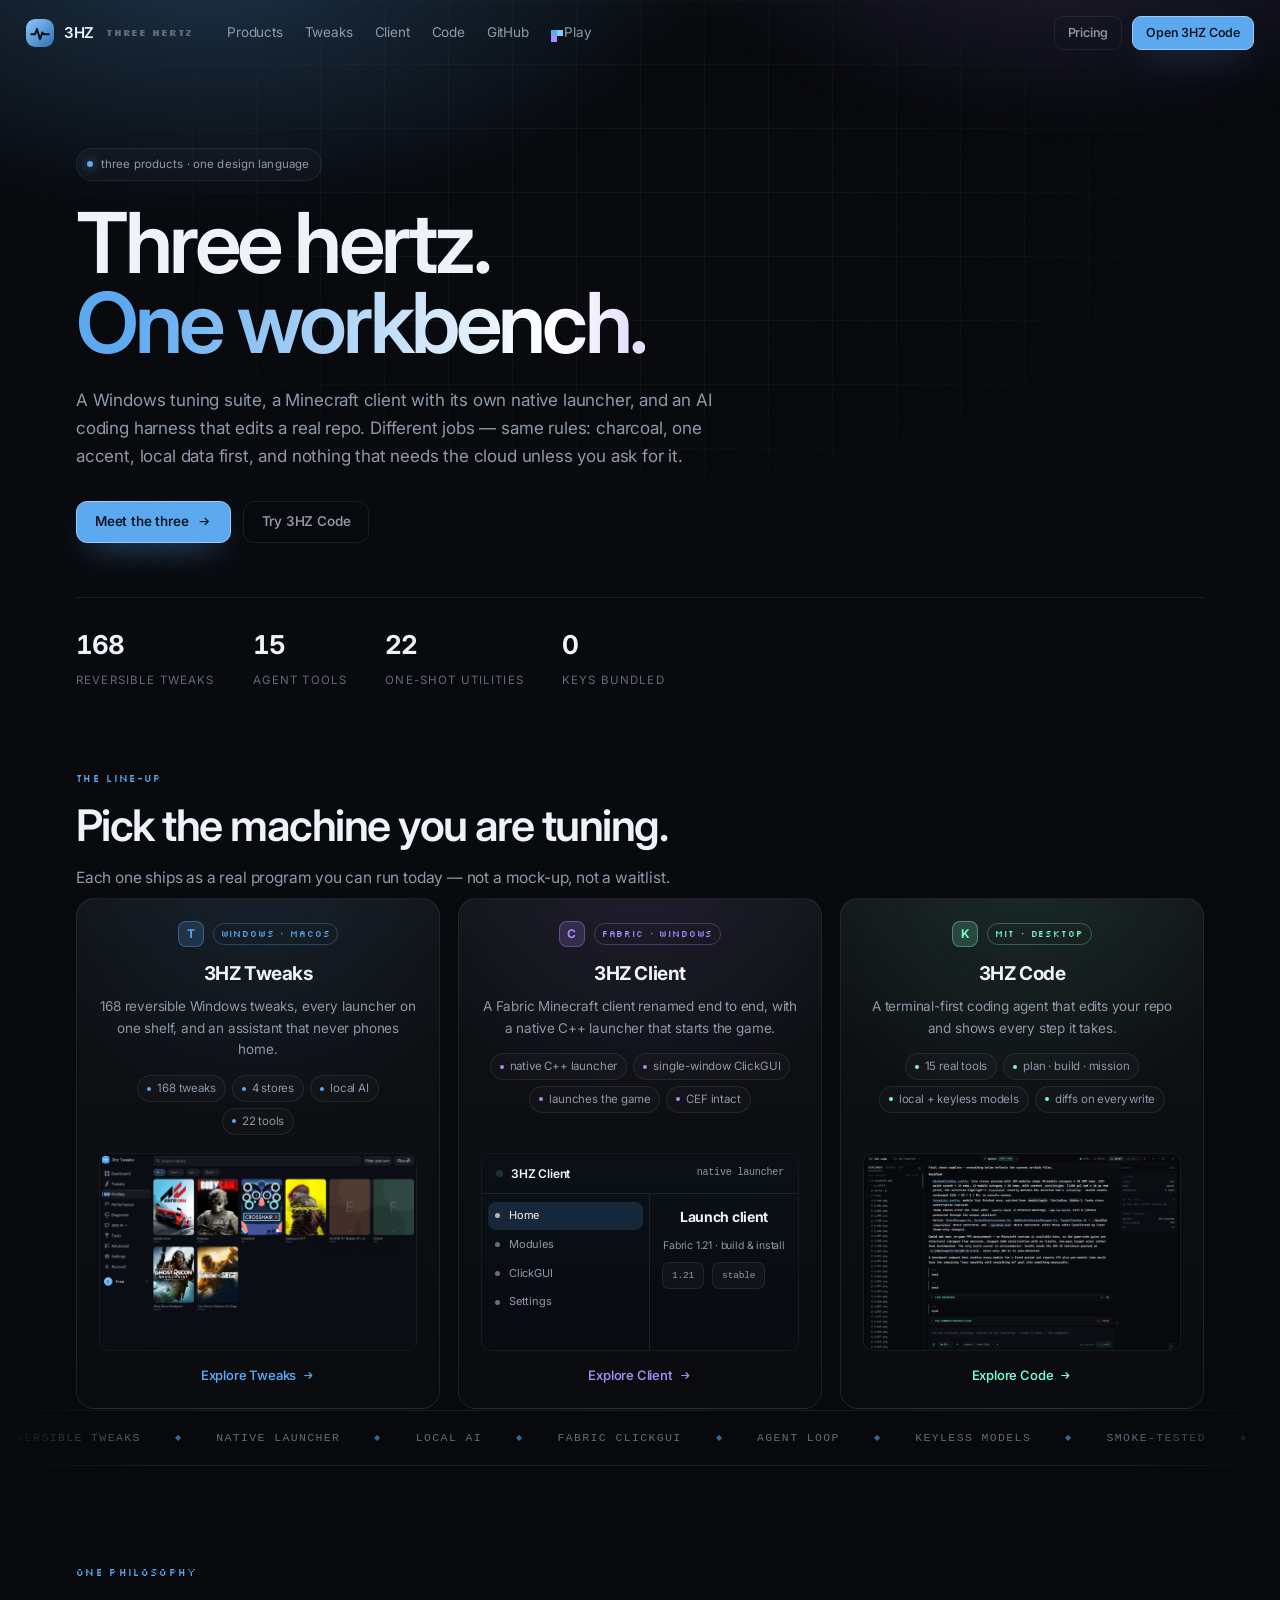
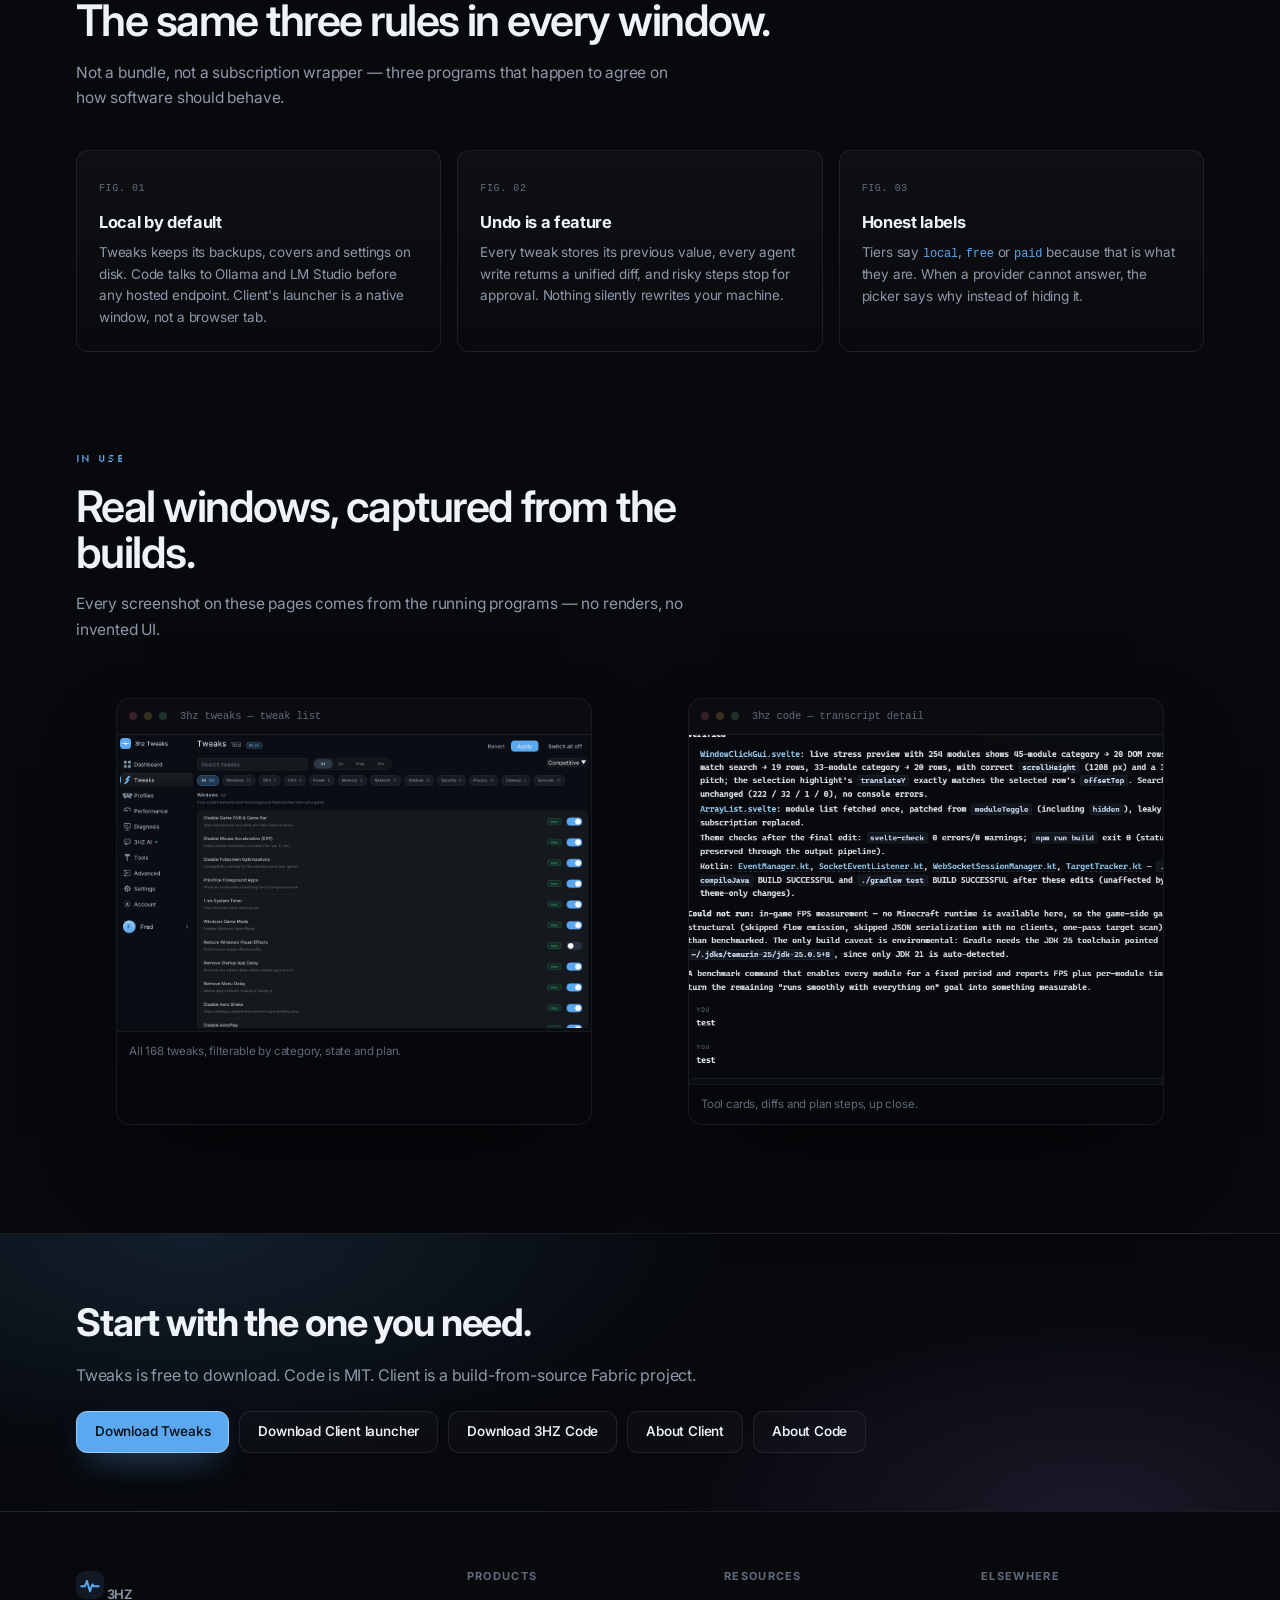
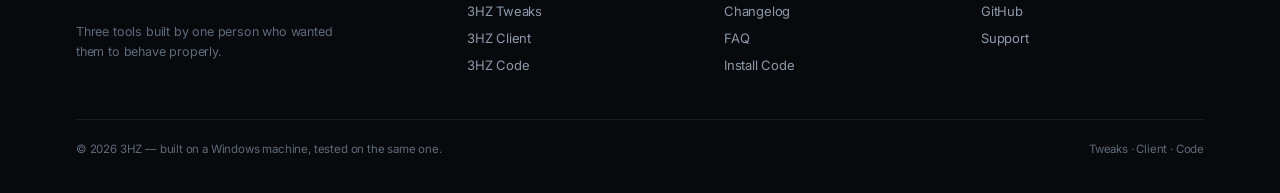
<file: index.html>
<!doctype html>
<html lang="en">
<head>
<meta charset="utf-8">
<meta name="viewport" content="width=device-width, initial-scale=1">
<title>3HZ — tweaks, a Minecraft client, and an AI coding harness</title>
<meta name="description" content="Three tools from one person: 3HZ Tweaks (168 reversible Windows tweaks and a local assistant), 3HZ Client (a Fabric Minecraft client with a native C++ launcher) and 3HZ Code (an AI coding agent that runs on your repo, free models included).">
<meta name="theme-color" content="#07090d">
<meta property="og:title" content="3HZ — three tools, one machine">
<meta property="og:description" content="A Windows tuning suite, a Minecraft client with its own native launcher, and an AI coding harness. Charcoal, one accent each, and no cloud unless you ask.">
<meta property="og:type" content="website">
<meta property="og:image" content="assets/img/dashboard.png">
<link rel="icon" href="assets/img/favicon.svg" type="image/svg+xml">
<link rel="preconnect" href="https://fonts.googleapis.com">
<link rel="preconnect" href="https://fonts.gstatic.com" crossorigin>
<link href="https://fonts.googleapis.com/css2?family=Inter:wght@400;450;500;550;600;700&family=Silkscreen:wght@400;700&display=swap" rel="stylesheet">
<link rel="stylesheet" href="assets/hub.css">
<link rel="stylesheet" href="assets/pixelgame.css">
</head>
<body id="top">
<div class="noise" aria-hidden="true"></div>

<header class="nav" id="nav">
  <a class="brand" href="index.html" aria-label="3HZ home">
    <svg viewBox="0 0 32 32" aria-hidden="true">
      <defs><linearGradient id="lg" x1="0" y1="0" x2="1" y2="1"><stop offset="0" stop-color="#8cc7ff"/><stop offset="1" stop-color="#2f6fae"/></linearGradient></defs>
      <rect width="32" height="32" rx="9" fill="url(#lg)"/>
      <path d="M6 17.5h4.2l2.3-6.2 3.5 12 2.7-8 1.6 2.2H26" fill="none" stroke="#06121f" stroke-width="2.2" stroke-linecap="round" stroke-linejoin="round"/>
    </svg>
    3HZ <small>THREE HERTZ</small>
  </a>
  <nav class="nav-links" aria-label="Primary">
    <a href="#products">Products</a>
    <a href="tweaks.html">Tweaks</a>
    <a href="client/">Client</a>
    <a href="code/">Code</a>
    <a href="https://github.com/frotz69" target="_blank" rel="noopener">GitHub</a>
    <button class="nav-game" id="game-open" type="button"><i class="pix" aria-hidden="true"></i>Play</button>
  </nav>
  <div class="nav-cta">
    <a class="btn ghost small" href="tweaks.html#pricing">Pricing</a>
    <a class="btn primary small" href="code/">Open 3HZ Code</a>
  </div>
  <button class="burger" id="burger" aria-label="Open menu" aria-expanded="false">
    <svg width="18" height="18" viewBox="0 0 24 24" fill="none" stroke="currentColor" stroke-width="1.8" aria-hidden="true">
      <path d="M4 7h16M4 12h16M4 17h16" stroke-linecap="round"/>
    </svg>
  </button>
</header>

<main>
  <section class="hero">
    <div class="hero-grid" aria-hidden="true"></div>
    <div class="wrap hero-inner">
      <span class="eyebrow reveal"><i class="dot"></i> three products · one design language</span>
      <h1 class="display reveal" style="--d:70ms">Three hertz.<br><span class="grad">One workbench.</span></h1>
      <p class="lede reveal" style="--d:140ms">
        A Windows tuning suite, a Minecraft client with its own native launcher, and an AI coding
        harness that edits a real repo. Different jobs — same rules: charcoal, one accent,
        local data first, and nothing that needs the cloud unless you ask for it.
      </p>
      <div class="hero-actions reveal" style="--d:210ms">
        <a class="btn primary" href="#products">
          Meet the three
          <svg width="15" height="15" viewBox="0 0 24 24" fill="none" stroke="currentColor" stroke-width="2" aria-hidden="true"><path d="M5 12h13m0 0-5-5m5 5-5 5" stroke-linecap="round" stroke-linejoin="round"/></svg>
        </a>
        <a class="btn ghost" href="code/">Try 3HZ Code</a>
      </div>
      <div class="hero-stats reveal" style="--d:280ms">
        <div class="stat"><b data-count="168">168</b><span>reversible tweaks</span></div>
        <div class="stat"><b data-count="15">15</b><span>agent tools</span></div>
        <div class="stat"><b data-count="22">22</b><span>one-shot utilities</span></div>
        <div class="stat"><b data-count="0">0</b><span>keys bundled</span></div>
      </div>
    </div>
  </section>

  <section class="wrap" id="products">
    <div class="section-head reveal">
      <span class="kicker">The line-up</span>
      <h2 class="h2">Pick the machine you are tuning.</h2>
      <p>Each one ships as a real program you can run today — not a mock-up, not a waitlist.</p>
    </div>

    <div class="products">
      <article class="pcard reveal" data-tilt="7" style="--card-accent:#5ba8f0">
        <div class="pcard-top">
          <span class="pcard-mark">T</span>
          <span class="badge">Windows · macOS</span>
        </div>
        <h3>3HZ Tweaks</h3>
        <p>168 reversible Windows tweaks, every launcher on one shelf, and an assistant that never phones home.</p>
        <ul>
          <li>168 tweaks</li>
          <li>4 stores</li>
          <li>local AI</li>
          <li>22 tools</li>
        </ul>
        <div class="pcard-shot">
          <img src="assets/img/library.png" alt="3HZ Tweaks game library with cover art from four stores" loading="lazy" width="1280" height="800">
        </div>
        <a class="pcard-link" href="tweaks.html">Explore Tweaks
          <svg width="13" height="13" viewBox="0 0 24 24" fill="none" stroke="currentColor" stroke-width="2.2" aria-hidden="true"><path d="M5 12h13m0 0-5-5m5 5-5 5" stroke-linecap="round" stroke-linejoin="round"/></svg>
        </a>
      </article>

      <article class="pcard reveal" data-tilt="7" style="--card-accent:#a78bfa; --d:90ms">
        <div class="pcard-top">
          <span class="pcard-mark">C</span>
          <span class="badge">Fabric · Windows</span>
        </div>
        <h3>3HZ Client</h3>
        <p>A Fabric Minecraft client renamed end to end, with a native C++ launcher that starts the game.</p>
        <ul>
          <li>native C++ launcher</li>
          <li>single-window ClickGUI</li>
          <li>launches the game</li>
          <li>CEF intact</li>
        </ul>
        <div class="pcard-shot">
          <div class="launcher" style="box-shadow:none;border-radius:0;border:none">
            <div class="launcher-top"><i style="width:7px;height:7px;border-radius:50%;background:#1d332a"></i><b>3HZ Client</b><span style="margin-left:auto;font-family:var(--mono);font-size:10px">native launcher</span></div>
            <div class="launcher-body" style="min-height:150px">
              <div class="launcher-side" style="padding:8px 6px;gap:1px">
                <span class="on" style="padding:5px 7px;font-size:11px"><i></i> Home</span>
                <span style="padding:5px 7px;font-size:11px"><i></i> Modules</span>
                <span style="padding:5px 7px;font-size:11px"><i></i> ClickGUI</span>
                <span style="padding:5px 7px;font-size:11px"><i></i> Settings</span>
              </div>
              <div class="launcher-main" style="padding:12px;gap:8px">
                <h4 style="font-size:14px">Launch client</h4>
                <p style="font-size:10.5px">Fabric 1.21 · build &amp; install</p>
                <div class="launcher-chips"><span class="chip" style="font-size:9.5px">1.21</span><span class="chip" style="font-size:9.5px">stable</span></div>
              </div>
            </div>
          </div>
        </div>
        <a class="pcard-link" href="client/">Explore Client
          <svg width="13" height="13" viewBox="0 0 24 24" fill="none" stroke="currentColor" stroke-width="2.2" aria-hidden="true"><path d="M5 12h13m0 0-5-5m5 5-5 5" stroke-linecap="round" stroke-linejoin="round"/></svg>
        </a>
      </article>

      <article class="pcard reveal" data-tilt="7" style="--card-accent:#7df9c6; --d:180ms">
        <div class="pcard-top">
          <span class="pcard-mark">K</span>
          <span class="badge">MIT · Desktop</span>
        </div>
        <h3>3HZ Code</h3>
        <p>A terminal-first coding agent that edits your repo and shows every step it takes.</p>
        <ul>
          <li>15 real tools</li>
          <li>plan · build · mission</li>
          <li>local + keyless models</li>
          <li>diffs on every write</li>
        </ul>
        <div class="pcard-shot">
          <img src="assets/img/code-agent.png" alt="3HZ Code window with transcript, plan and composer" loading="lazy" width="1456" height="928">
        </div>
        <a class="pcard-link" href="code/">Explore Code
          <svg width="13" height="13" viewBox="0 0 24 24" fill="none" stroke="currentColor" stroke-width="2.2" aria-hidden="true"><path d="M5 12h13m0 0-5-5m5 5-5 5" stroke-linecap="round" stroke-linejoin="round"/></svg>
        </a>
      </article>
    </div>
  </section>

  <div class="marquee" aria-hidden="true">      <div class="marquee-track">
        <span class="marquee-group">
          <span>reversible tweaks</span><span>native launcher</span><span>local ai</span><span>fabric clickgui</span>
          <span>agent loop</span><span>keyless models</span><span>smoke-tested</span><span>no telemetry</span>
          <span>reversible tweaks</span><span>native launcher</span><span>local ai</span><span>fabric clickgui</span>
          <span>agent loop</span><span>keyless models</span><span>smoke-tested</span><span>no telemetry</span>
        </span>
      </div>
  </div>

  <section class="section">
    <div class="wrap">
      <div class="section-head reveal">
        <span class="kicker">One philosophy</span>
        <h2 class="h2">The same three rules in every window.</h2>
        <p>Not a bundle, not a subscription wrapper — three programs that happen to agree on how software should behave.</p>
      </div>
      <div class="grid-3">
        <div class="feature reveal"><span class="fig">FIG. 01</span><h3>Local by default</h3><p>Tweaks keeps its backups, covers and settings on disk. Code talks to Ollama and LM Studio before any hosted endpoint. Client's launcher is a native window, not a browser tab.</p></div>
        <div class="feature reveal" style="--d:80ms"><span class="fig">FIG. 02</span><h3>Undo is a feature</h3><p>Every tweak stores its previous value, every agent write returns a unified diff, and risky steps stop for approval. Nothing silently rewrites your machine.</p></div>
        <div class="feature reveal" style="--d:160ms"><span class="fig">FIG. 03</span><h3>Honest labels</h3><p>Tiers say <code>local</code>, <code>free</code> or <code>paid</code> because that is what they are. When a provider cannot answer, the picker says why instead of hiding it.</p></div>
      </div>
    </div>
  </section>

  <section class="section" style="padding-top:0">
    <div class="wrap">
      <div class="section-head reveal">
        <span class="kicker">In use</span>
        <h2 class="h2">Real windows, captured from the builds.</h2>
        <p>Every screenshot on these pages comes from the running programs — no renders, no invented UI.</p>
      </div>
      <div class="grid-2">
        <figure class="shot reveal" data-tilt="3">
          <div class="shot-bar"><i></i><i></i><i></i><span>3hz tweaks — tweak list</span></div>
          <img src="assets/img/tweaks.png" alt="3HZ Tweaks list of toggles grouped by category" loading="lazy" width="1280" height="800">
          <figcaption>All 168 tweaks, filterable by category, state and plan.</figcaption>
        </figure>
        <figure class="shot reveal" style="--d:100ms" data-tilt="3">
          <div class="shot-bar"><i></i><i></i><i></i><span>3hz code — transcript detail</span></div>
          <img src="assets/img/code-detail.png" alt="Close view of the 3HZ Code transcript with tool cards" loading="lazy" width="760" height="560">
          <figcaption>Tool cards, diffs and plan steps, up close.</figcaption>
        </figure>
      </div>
    </div>
  </section>

  <section class="cta-band">
    <div class="wrap reveal">
      <h2>Start with the one you need.</h2>
      <p>Tweaks is free to download. Code is MIT. Client is a build-from-source Fabric project.</p>
      <div class="cta-row">
        <a class="btn primary" href="tweaks.html#download">Download Tweaks</a>
        <a class="btn" href="client/#download">Download Client launcher</a>
        <a class="btn" href="code/#download">Download 3HZ Code</a>
        <a class="btn" href="client/">About Client</a>
        <a class="btn" href="code/">About Code</a>
      </div>
    </div>
  </section>
</main>

<footer class="footer">
  <div class="wrap">
    <div class="footer-grid">
      <div>
        <a class="brand" href="index.html" aria-label="3HZ home">
          <svg viewBox="0 0 32 32" aria-hidden="true"><rect width="32" height="32" rx="9" fill="#111925"/><path d="M6 17.5h4.2l2.3-6.2 3.5 12 2.7-8 1.6 2.2H26" fill="none" stroke="#5ba8f0" stroke-width="2.2" stroke-linecap="round" stroke-linejoin="round"/></svg>
          3HZ
        </a>
        <p style="color:var(--dimmer);font-size:12.5px;max-width:280px;margin:14px 0 0">
          Three tools built by one person who wanted them to behave properly.
        </p>
      </div>
      <div>
        <h4>Products</h4>
        <a href="tweaks.html">3HZ Tweaks</a>
        <a href="client/">3HZ Client</a>
        <a href="code/">3HZ Code</a>
      </div>
      <div>
        <h4>Resources</h4>
        <a href="tweaks.html#changelog">Changelog</a>
        <a href="tweaks.html#faq">FAQ</a>
        <a href="code/#install">Install Code</a>
      </div>
      <div>
        <h4>Elsewhere</h4>
        <a href="https://github.com/frotz69" target="_blank" rel="noopener">GitHub</a>
        <a href="mailto:hello@3hztweaks.dev">Support</a>
      </div>
    </div>
    <div class="footer-bottom">
      <span>© <span data-year>2026</span> 3HZ — built on a Windows machine, tested on the same one.</span>
      <span>Tweaks · Client · Code</span>
    </div>
  </div>
</footer>

<script src="assets/hub.js"></script>
<script src="assets/pixelgame.js"></script>
</body>
</html>
</file>
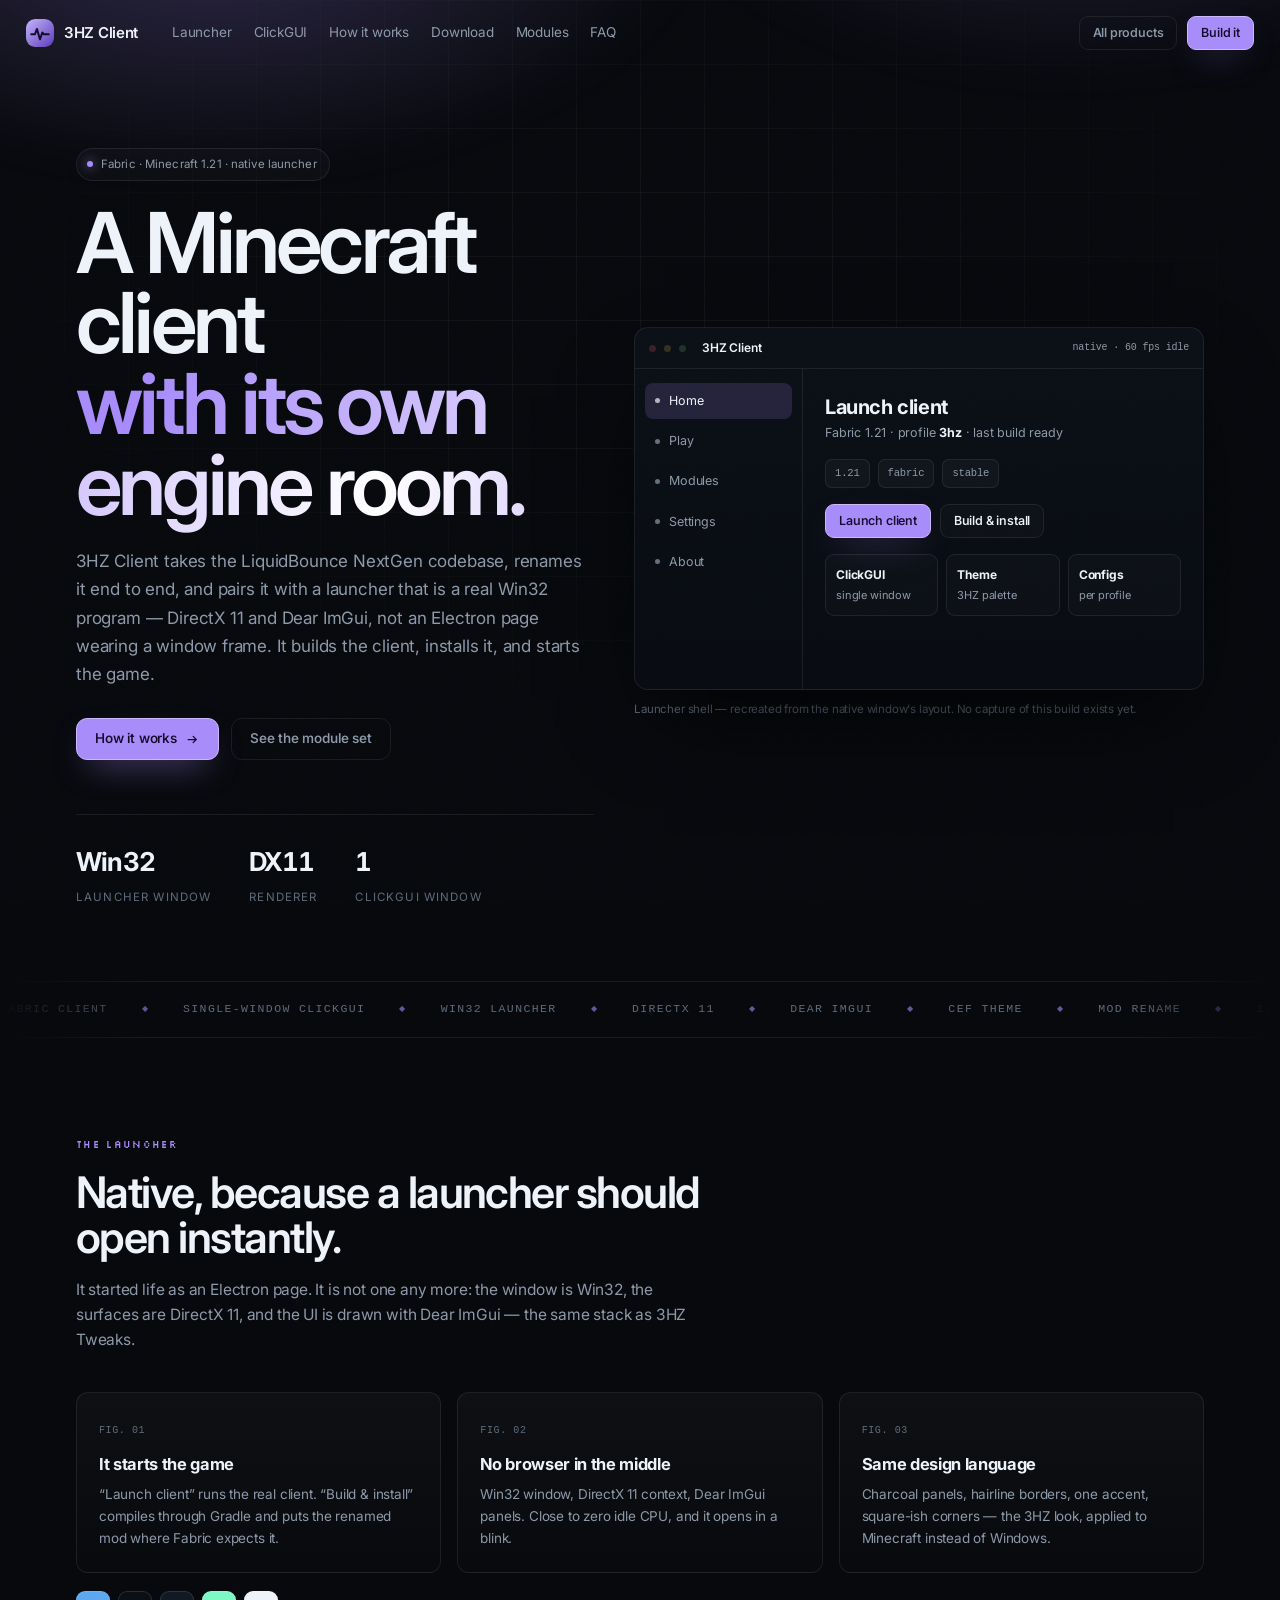
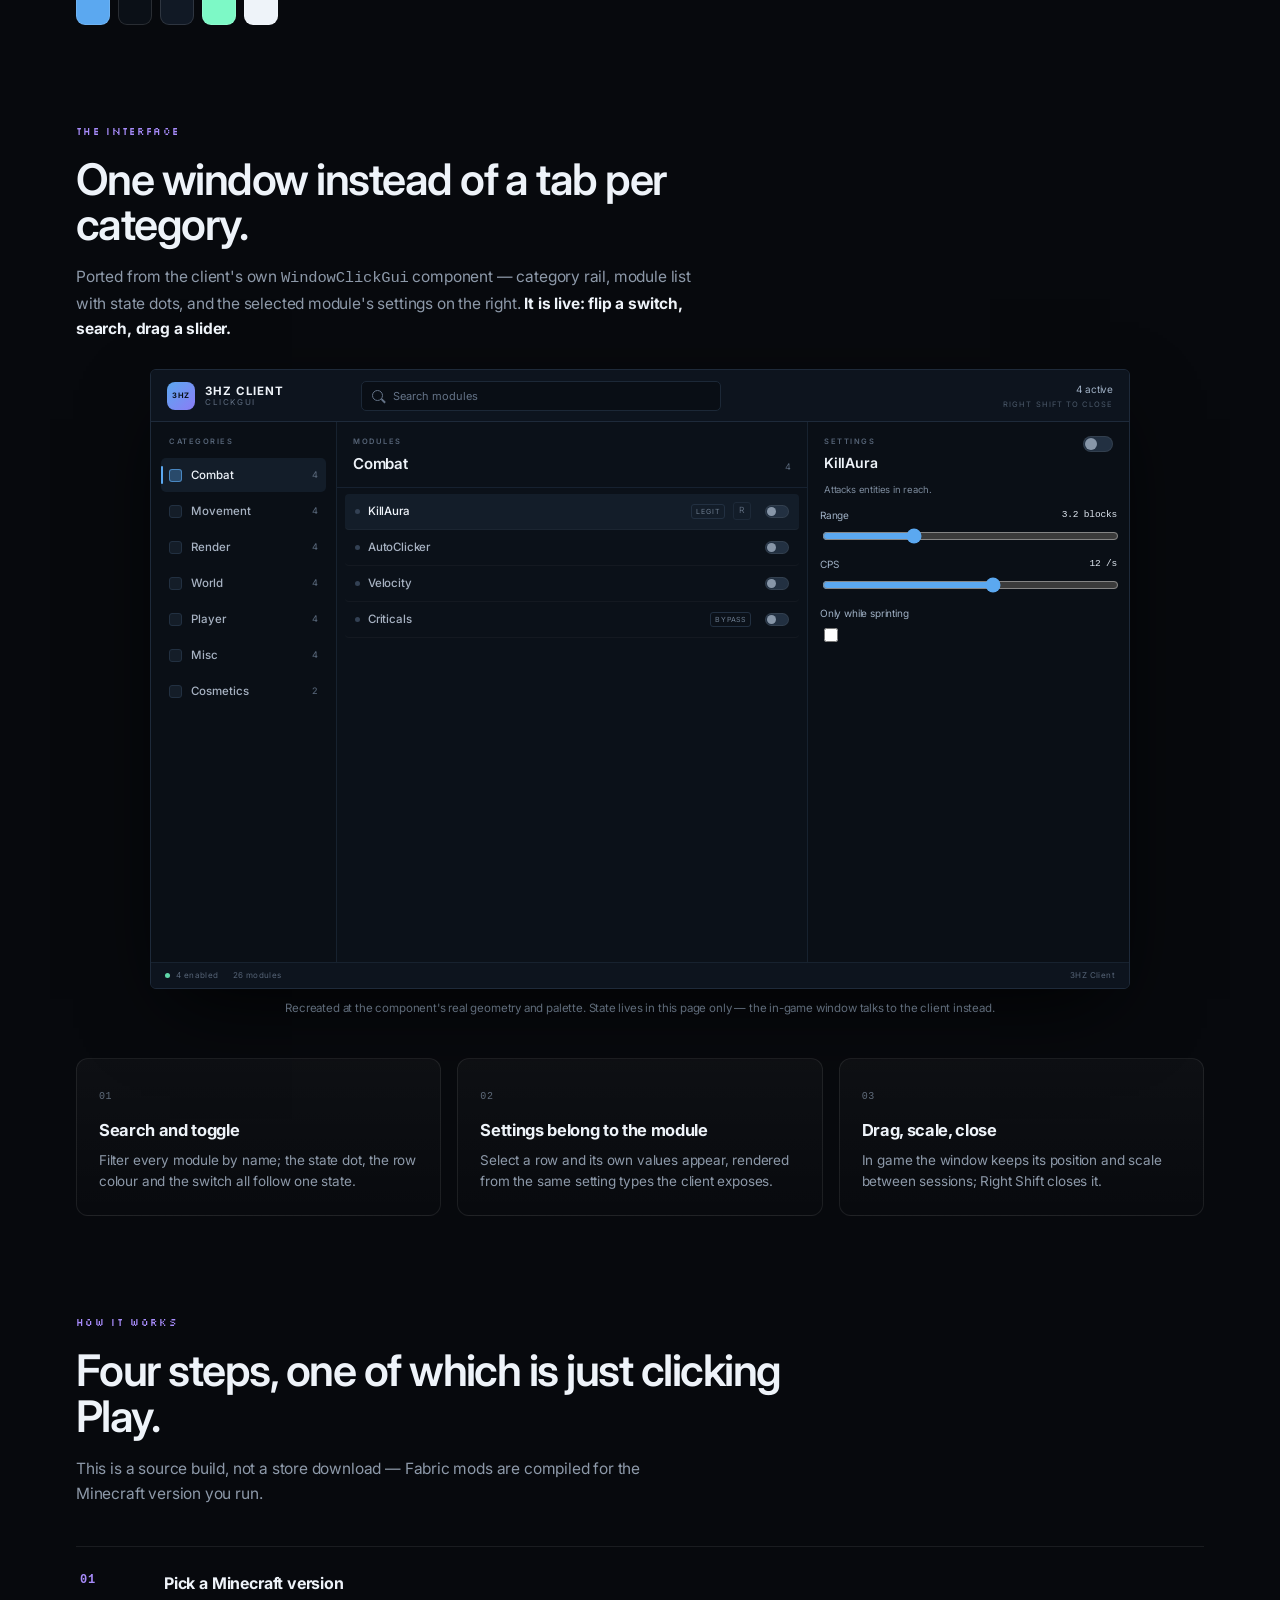
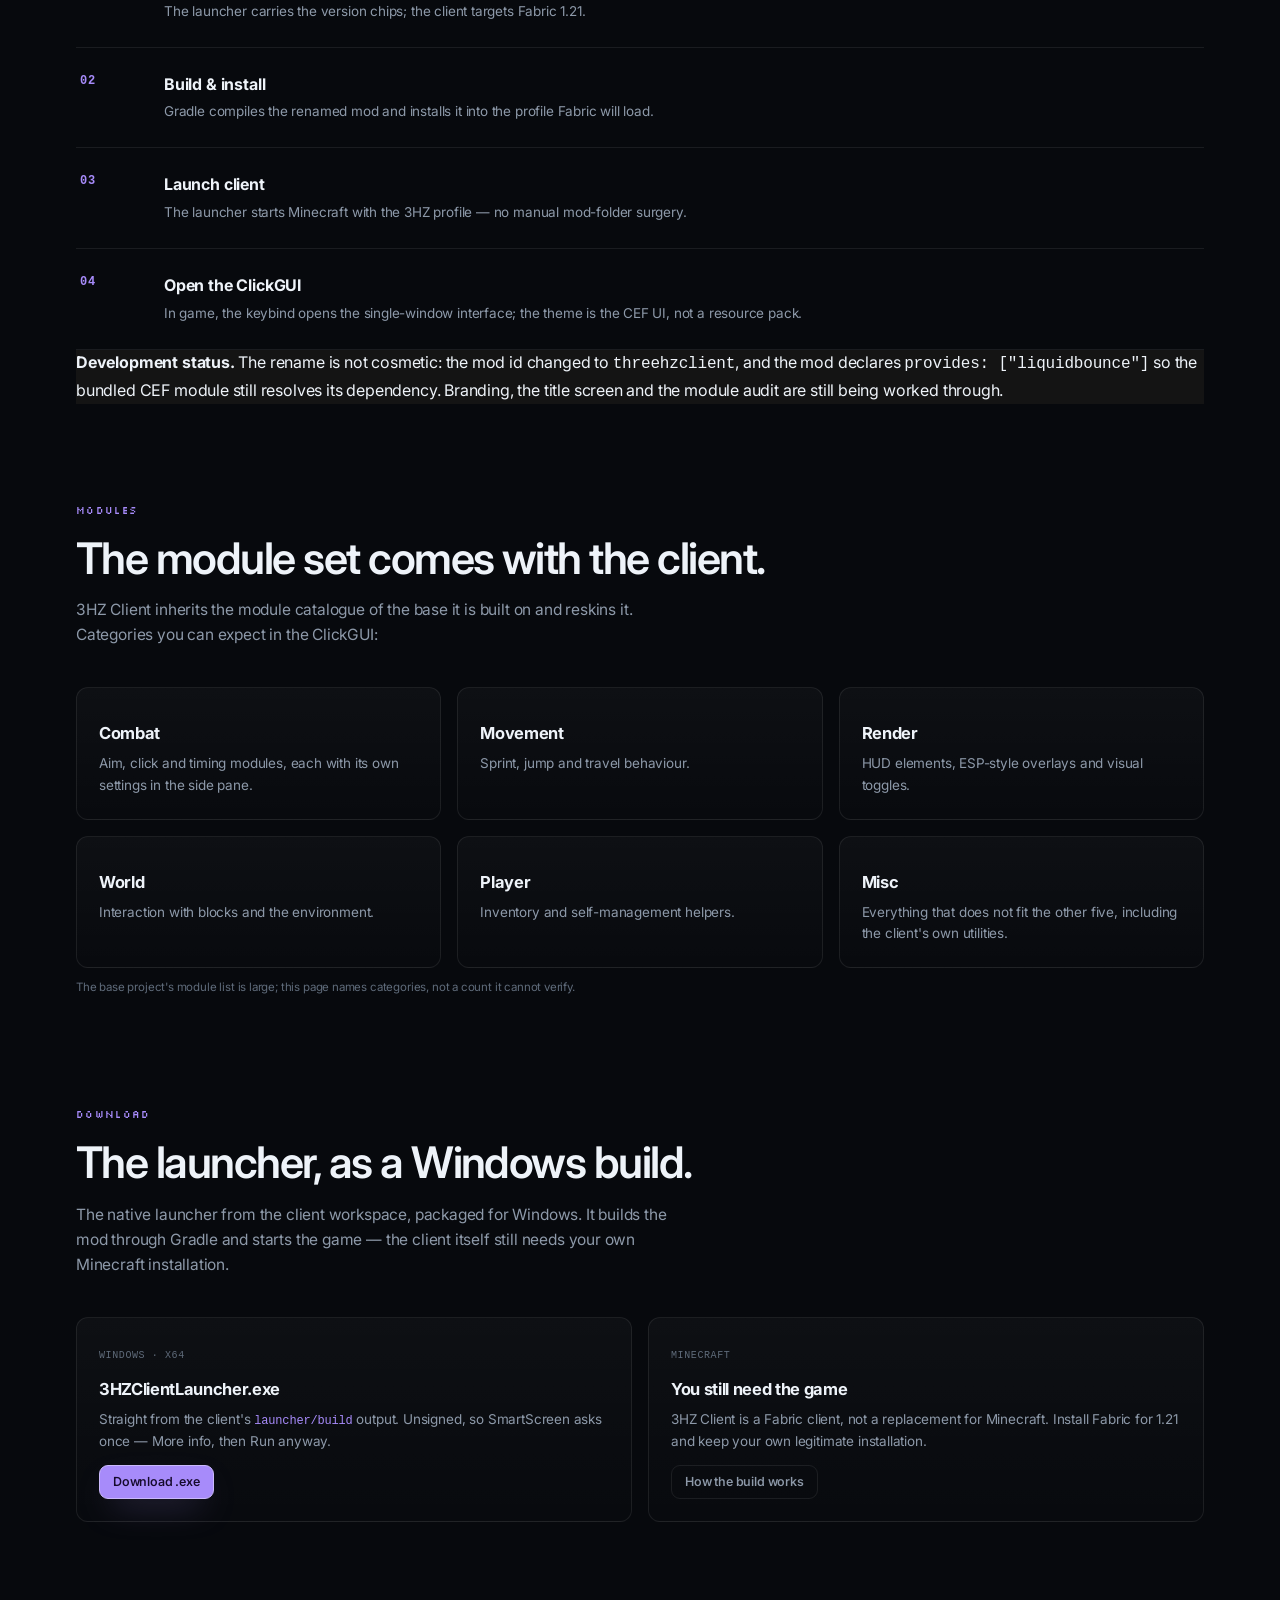
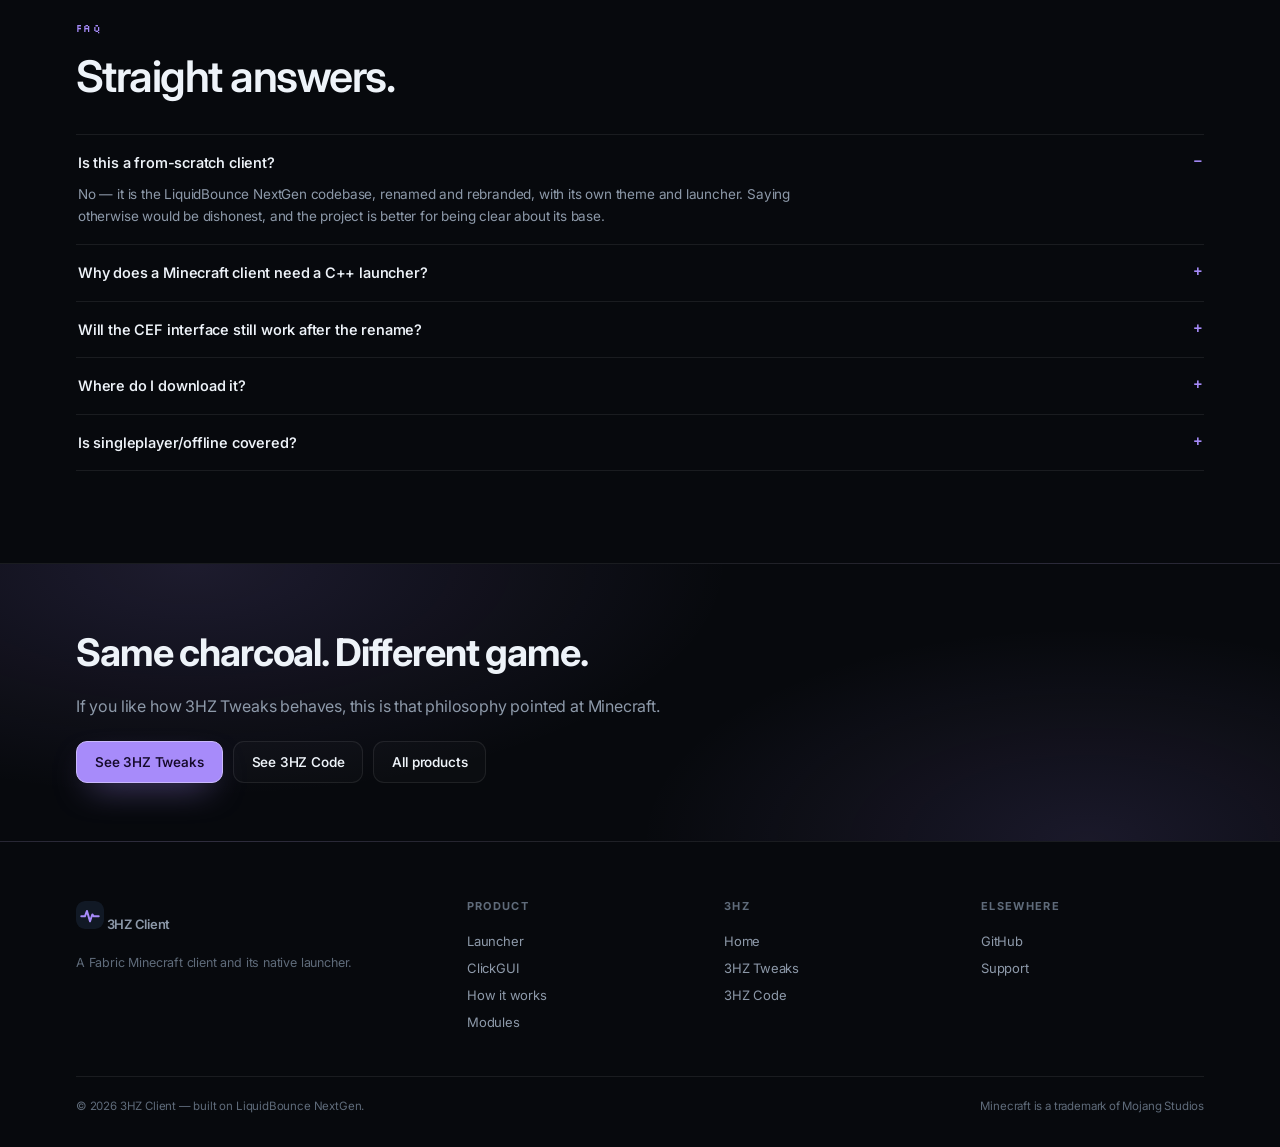
<file: client/index.html>
<!doctype html>
<html lang="en">
<head>
<meta charset="utf-8">
<meta name="viewport" content="width=device-width, initial-scale=1">
<title>3HZ Client — a Minecraft client with its own native launcher</title>
<meta name="description" content="3HZ Client is a Fabric Minecraft client built on the LiquidBounce NextGen codebase, renamed end to end, with a single-window ClickGUI and a native C++ launcher in Win32 + DirectX 11 + Dear ImGui.">
<meta name="theme-color" content="#07090d">
<meta property="og:title" content="3HZ Client — Fabric, with a native launcher">
<meta property="og:description" content="A Minecraft client renamed end to end, a single-window ClickGUI, and a C++ launcher that actually starts the game.">
<meta property="og:type" content="website">
<link rel="icon" href="../assets/img/favicon.svg" type="image/svg+xml">
<link rel="preconnect" href="https://fonts.googleapis.com">
<link rel="preconnect" href="https://fonts.gstatic.com" crossorigin>
<link href="https://fonts.googleapis.com/css2?family=Inter:wght@400;450;500;550;600;700&family=Silkscreen:wght@400;700&display=swap" rel="stylesheet">
<link rel="stylesheet" href="../assets/hub.css">
<link rel="stylesheet" href="../assets/clickgui.css">
<style>
  :root { --accent: #a78bfa; --accent-soft: #c4b5fd; }
  .btn.primary { color: #150a2b; }
  .split { display: grid; grid-template-columns: 1fr 1.1fr; gap: 40px; align-items: center; }
  .hero-launcher { margin-top: 0; }
  .swatches { display: flex; gap: 8px; margin-top: 18px; }
  .swatch { width: 34px; height: 34px; border-radius: 9px; border: 1px solid rgba(255,255,255,0.12); }
  .faq { margin-top: 34px; border-top: 1px solid var(--line); }
  .faq details { border-bottom: 1px solid var(--line); padding: 16px 2px; }
  .faq summary { cursor: pointer; font-size: 14.5px; font-weight: 550; list-style: none; display: flex; justify-content: space-between; gap: 16px; }
  .faq summary::-webkit-details-marker { display: none; }
  .faq summary::after { content: "+"; color: var(--accent); font-family: var(--mono); }
  .faq details[open] summary::after { content: "−"; }
  .faq p { margin: 10px 0 0; color: var(--dim); font-size: 13.5px; max-width: 760px; }
  .status { display: inline-flex; align-items: center; gap: 8px; font-size: 11.5px; color: var(--dim); border: 1px solid var(--line); border-radius: 999px; padding: 5px 11px; }
  .status i { width: 6px; height: 6px; border-radius: 50%; background: #ffd79a; box-shadow: 0 0 10px #ffd79a; }
  .caption { margin-top: 10px; font-size: 11.5px; color: var(--dimmer); }
  @media (max-width: 900px) { .split { grid-template-columns: 1fr; } }
</style>
</head>
<body id="top">
<div class="noise" aria-hidden="true"></div>

<header class="nav" id="nav">
  <a class="brand" href="../index.html" aria-label="3HZ home">
    <svg viewBox="0 0 32 32" aria-hidden="true"><defs><linearGradient id="lg" x1="0" y1="0" x2="1" y2="1"><stop offset="0" stop-color="#c4b5fd"/><stop offset="1" stop-color="#5b3bb8"/></linearGradient></defs><rect width="32" height="32" rx="9" fill="url(#lg)"/><path d="M6 17.5h4.2l2.3-6.2 3.5 12 2.7-8 1.6 2.2H26" fill="none" stroke="#150a2b" stroke-width="2.2" stroke-linecap="round" stroke-linejoin="round"/></svg>
    3HZ Client
  </a>
  <nav class="nav-links" aria-label="Sections">
    <a href="#launcher">Launcher</a>
    <a href="#clickgui">ClickGUI</a>
    <a href="#how">How it works</a>
    <a href="#download">Download</a>
    <a href="#modules">Modules</a>
    <a href="#faq">FAQ</a>
  </nav>
  <div class="nav-cta">
    <a class="btn ghost small" href="../index.html">All products</a>
    <a class="btn primary small" href="#how">Build it</a>
  </div>
  <button class="burger" id="burger" aria-label="Open menu" aria-expanded="false">
    <svg width="18" height="18" viewBox="0 0 24 24" fill="none" stroke="currentColor" stroke-width="1.8" aria-hidden="true"><path d="M4 7h16M4 12h16M4 17h16" stroke-linecap="round"/></svg>
  </button>
</header>

<main>
  <section class="hero">
    <div class="hero-grid" aria-hidden="true"></div>
    <div class="wrap hero-inner">
      <div class="split">
        <div>
          <span class="eyebrow reveal"><i class="dot"></i> Fabric · Minecraft 1.21 · native launcher</span>
          <h1 class="display reveal" style="--d:70ms">A Minecraft client<br><span class="grad">with its own engine room.</span></h1>
          <p class="lede reveal" style="--d:140ms">
            3HZ Client takes the LiquidBounce NextGen codebase, renames it end to end, and pairs it with
            a launcher that is a real Win32 program — DirectX 11 and Dear ImGui, not an Electron page
            wearing a window frame. It builds the client, installs it, and starts the game.
          </p>
          <div class="hero-actions reveal" style="--d:210ms">
            <a class="btn primary" href="#how">How it works
              <svg width="15" height="15" viewBox="0 0 24 24" fill="none" stroke="currentColor" stroke-width="2" aria-hidden="true"><path d="M5 12h13m0 0-5-5m5 5-5 5" stroke-linecap="round" stroke-linejoin="round"/></svg>
            </a>
            <a class="btn ghost" href="#modules">See the module set</a>
          </div>
          <div class="hero-stats reveal" style="--d:280ms">
            <div class="stat"><b>Win32</b><span>launcher window</span></div>
            <div class="stat"><b>DX11</b><span>renderer</span></div>
            <div class="stat"><b>1</b><span>ClickGUI window</span></div>
          </div>
        </div>

        <div class="reveal" style="--d:180ms">
          <div class="launcher" data-tilt="4">
            <div class="launcher-top"><i style="width:7px;height:7px;border-radius:50%;background:#3a2029"></i><i style="width:7px;height:7px;border-radius:50%;background:#36301c"></i><i style="width:7px;height:7px;border-radius:50%;background:#1d332a"></i><b style="margin-left:8px">3HZ Client</b><span style="margin-left:auto;font-family:var(--mono);font-size:10px">native · 60 fps idle</span></div>
            <div class="launcher-body">
              <div class="launcher-side">
                <span class="on"><i></i> Home</span>
                <span><i></i> Play</span>
                <span><i></i> Modules</span>
                <span><i></i> Settings</span>
                <span><i></i> About</span>
              </div>
              <div class="launcher-main">
                <div>
                  <h4>Launch client</h4>
                  <p>Fabric 1.21 · profile <b style="color:var(--text)">3hz</b> · last build ready</p>
                </div>
                <div class="launcher-chips">
                  <span class="chip">1.21</span>
                  <span class="chip">fabric</span>
                  <span class="chip">stable</span>
                </div>
                <div class="launcher-actions">
                  <span class="btn primary small">Launch client</span>
                  <span class="btn small">Build &amp; install</span>
                </div>
                <div class="launcher-strip">
                  <div class="launcher-tile"><b>ClickGUI</b>single window</div>
                  <div class="launcher-tile"><b>Theme</b>3HZ palette</div>
                  <div class="launcher-tile"><b>Configs</b>per profile</div>
                </div>
              </div>
            </div>
          </div>
          <p class="caption">Launcher shell — recreated from the native window's layout. No capture of this build exists yet.</p>
        </div>
      </div>
    </div>
  </section>

  <div class="marquee" aria-hidden="true">
    <div class="marquee-track">
      <span>fabric client</span><span>single-window clickgui</span><span>win32 launcher</span><span>directx 11</span>
      <span>dear imgui</span><span>cef theme</span><span>mod rename</span><span>1.21</span>
      <span>fabric client</span><span>single-window clickgui</span><span>win32 launcher</span><span>directx 11</span>
      <span>dear imgui</span><span>cef theme</span><span>mod rename</span><span>1.21</span>
    </div>
  </div>

  <section class="section" id="launcher">
    <div class="wrap">
      <div class="section-head reveal">
        <span class="kicker">The launcher</span>
        <h2 class="h2">Native, because a launcher should open instantly.</h2>
        <p>It started life as an Electron page. It is not one any more: the window is Win32, the surfaces are DirectX 11, and the UI is drawn with Dear ImGui — the same stack as 3HZ Tweaks.</p>
      </div>
      <div class="grid-3">
        <div class="feature reveal"><span class="fig">FIG. 01</span><h3>It starts the game</h3><p>“Launch client” runs the real client. “Build &amp; install” compiles through Gradle and puts the renamed mod where Fabric expects it.</p></div>
        <div class="feature reveal" style="--d:70ms"><span class="fig">FIG. 02</span><h3>No browser in the middle</h3><p>Win32 window, DirectX 11 context, Dear ImGui panels. Close to zero idle CPU, and it opens in a blink.</p></div>
        <div class="feature reveal" style="--d:140ms"><span class="fig">FIG. 03</span><h3>Same design language</h3><p>Charcoal panels, hairline borders, one accent, square-ish corners — the 3HZ look, applied to Minecraft instead of Windows.</p></div>
      </div>
      <div class="swatches reveal" aria-label="Palette">
        <span class="swatch" style="background:#5BA8F0" title="#5BA8F0"></span>
        <span class="swatch" style="background:#0b1017" title="#0B1017"></span>
        <span class="swatch" style="background:#111925" title="#111925"></span>
        <span class="swatch" style="background:#7DF9C6" title="#7DF9C6"></span>
        <span class="swatch" style="background:#eef3f9" title="#EEF3F9"></span>
      </div>
    </div>
  </section>

  <section class="section" id="clickgui" style="padding-top:0">
    <div class="wrap">
      <div class="section-head reveal">
        <span class="kicker">The interface</span>
        <h2 class="h2">One window instead of a tab per category.</h2>
        <p>Ported from the client's own <code>WindowClickGui</code> component — category rail, module list with state dots, and the selected module's settings on the right. <b style="color:var(--text)">It is live: flip a switch, search, drag a slider.</b></p>
      </div>
      <div class="reveal" style="margin-top:28px">
        <div class="cgui" id="clickgui-demo" aria-label="Interactive ClickGUI recreation"></div>
      </div>
      <p class="caption reveal" style="text-align:center">Recreated at the component's real geometry and palette. State lives in this page only — the in-game window talks to the client instead.</p>
      <div class="grid-3">
        <div class="feature reveal"><span class="fig">01</span><h3>Search and toggle</h3><p>Filter every module by name; the state dot, the row colour and the switch all follow one state.</p></div>
        <div class="feature reveal" style="--d:60ms"><span class="fig">02</span><h3>Settings belong to the module</h3><p>Select a row and its own values appear, rendered from the same setting types the client exposes.</p></div>
        <div class="feature reveal" style="--d:120ms"><span class="fig">03</span><h3>Drag, scale, close</h3><p>In game the window keeps its position and scale between sessions; Right Shift closes it.</p></div>
      </div>
    </div>
  </section>

  <section class="section" id="how" style="padding-top:0">
    <div class="wrap">
      <div class="section-head reveal">
        <span class="kicker">How it works</span>
        <h2 class="h2">Four steps, one of which is just clicking Play.</h2>
        <p>This is a source build, not a store download — Fabric mods are compiled for the Minecraft version you run.</p>
      </div>
      <div class="steps reveal">
        <div class="step"><b>01</b><div><h3>Pick a Minecraft version</h3><p>The launcher carries the version chips; the client targets Fabric 1.21.</p></div></div>
        <div class="step"><b>02</b><div><h3>Build &amp; install</h3><p>Gradle compiles the renamed mod and installs it into the profile Fabric will load.</p></div></div>
        <div class="step"><b>03</b><div><h3>Launch client</h3><p>The launcher starts Minecraft with the 3HZ profile — no manual mod-folder surgery.</p></div></div>
        <div class="step"><b>04</b><div><h3>Open the ClickGUI</h3><p>In game, the keybind opens the single-window interface; the theme is the CEF UI, not a resource pack.</p></div></div>
      </div>
      <div class="note" style="border-color:color-mix(in srgb,#ffd79a 26%,var(--line));background:rgba(255,215,154,0.05)">
        <b>Development status.</b> The rename is not cosmetic: the mod id changed to <code>threehzclient</code>, and
        the mod declares <code>provides: ["liquidbounce"]</code> so the bundled CEF module still resolves its
        dependency. Branding, the title screen and the module audit are still being worked through.
      </div>
    </div>
  </section>

  <section class="section" id="modules" style="padding-top:0">
    <div class="wrap">
      <div class="section-head reveal">
        <span class="kicker">Modules</span>
        <h2 class="h2">The module set comes with the client.</h2>
        <p>3HZ Client inherits the module catalogue of the base it is built on and reskins it. Categories you can expect in the ClickGUI:</p>
      </div>
      <div class="grid-3">
        <div class="feature reveal"><h3>Combat</h3><p>Aim, click and timing modules, each with its own settings in the side pane.</p></div>
        <div class="feature reveal" style="--d:60ms"><h3>Movement</h3><p>Sprint, jump and travel behaviour.</p></div>
        <div class="feature reveal" style="--d:120ms"><h3>Render</h3><p>HUD elements, ESP-style overlays and visual toggles.</p></div>
        <div class="feature reveal" style="--d:180ms"><h3>World</h3><p>Interaction with blocks and the environment.</p></div>
        <div class="feature reveal" style="--d:240ms"><h3>Player</h3><p>Inventory and self-management helpers.</p></div>
        <div class="feature reveal" style="--d:300ms"><h3>Misc</h3><p>Everything that does not fit the other five, including the client's own utilities.</p></div>
      </div>
      <p class="caption reveal">The base project's module list is large; this page names categories, not a count it cannot verify.</p>
    </div>
  </section>

  <section class="section" id="download" style="padding-top:0">
    <div class="wrap">
      <div class="section-head reveal">
        <span class="kicker">Download</span>
        <h2 class="h2">The launcher, as a Windows build.</h2>
        <p>The native launcher from the client workspace, packaged for Windows. It builds the mod through Gradle and starts the game — the client itself still needs your own Minecraft installation.</p>
      </div>
      <div class="grid-2">
        <a class="feature reveal" href="../download/3HZClientLauncher.exe" download="3HZClientLauncher.exe" style="text-decoration:none">
          <span class="fig">WINDOWS · X64</span>
          <h3>3HZClientLauncher.exe</h3>
          <p>Straight from the client's <code>launcher/build</code> output. Unsigned, so SmartScreen asks once — More info, then Run anyway.</p>
          <span class="btn primary small" style="margin-top:12px;pointer-events:none">Download .exe</span>
        </a>
        <div class="feature reveal" style="--d:80ms">
          <span class="fig">MINECRAFT</span>
          <h3>You still need the game</h3>
          <p>3HZ Client is a Fabric client, not a replacement for Minecraft. Install Fabric for 1.21 and keep your own legitimate installation.</p>
          <a class="btn ghost small" href="#how" style="margin-top:12px">How the build works</a>
        </div>
      </div>
    </div>
  </section>

  <section class="section" id="faq" style="padding-top:0">
    <div class="wrap">
      <div class="section-head reveal">
        <span class="kicker">FAQ</span>
        <h2 class="h2">Straight answers.</h2>
      </div>
      <div class="faq reveal">
        <details open>
          <summary>Is this a from-scratch client?</summary>
          <p>No — it is the LiquidBounce NextGen codebase, renamed and rebranded, with its own theme and launcher. Saying otherwise would be dishonest, and the project is better for being clear about its base.</p>
        </details>
        <details>
          <summary>Why does a Minecraft client need a C++ launcher?</summary>
          <p>Because the first version was Electron and it felt like it. The rebuild uses Win32 + DirectX 11 + Dear ImGui, which opens instantly and matches 3HZ Tweaks. It also means the launcher can genuinely run Gradle and start the game.</p>
        </details>
        <details>
          <summary>Will the CEF interface still work after the rename?</summary>
          <p>Yes. The bundled CEF module depends on the <code>liquidbounce</code> mod id, so the renamed mod declares <code>provides: ["liquidbounce"]</code>. Without that, Fabric refuses to load the client at all — the exact crash this fixes.</p>
        </details>
        <details>
          <summary>Where do I download it?</summary>
          <p>There is no hosted installer yet. It is a source build: clone the client, point the launcher at the Gradle project, and use “Build &amp; install”. Hosting a compiled Minecraft mod is a different problem from hosting a Windows installer, and this page will not pretend it is solved.</p>
        </details>
        <details>
          <summary>Is singleplayer/offline covered?</summary>
          <p>3HZ Client is a client for Minecraft, not a replacement for it — you still need a legitimate Minecraft installation. Nothing here bypasses authentication or distributes game assets.</p>
        </details>
      </div>
    </div>
  </section>

  <section class="cta-band">
    <div class="wrap reveal">
      <h2>Same charcoal. Different game.</h2>
      <p>If you like how 3HZ Tweaks behaves, this is that philosophy pointed at Minecraft.</p>
      <div class="cta-row">
        <a class="btn primary" href="../tweaks.html">See 3HZ Tweaks</a>
        <a class="btn" href="../code/">See 3HZ Code</a>
        <a class="btn" href="../index.html">All products</a>
      </div>
    </div>
  </section>
</main>

<footer class="footer">
  <div class="wrap">
    <div class="footer-grid">
      <div>
        <a class="brand" href="../index.html">
          <svg viewBox="0 0 32 32" aria-hidden="true"><rect width="32" height="32" rx="9" fill="#111925"/><path d="M6 17.5h4.2l2.3-6.2 3.5 12 2.7-8 1.6 2.2H26" fill="none" stroke="#a78bfa" stroke-width="2.2" stroke-linecap="round" stroke-linejoin="round"/></svg>
          3HZ Client
        </a>
        <p style="color:var(--dimmer);font-size:12.5px;max-width:280px;margin:14px 0 0">A Fabric Minecraft client and its native launcher.</p>
      </div>
      <div>
        <h4>Product</h4>
        <a href="#launcher">Launcher</a>
        <a href="#clickgui">ClickGUI</a>
        <a href="#how">How it works</a>
        <a href="#modules">Modules</a>
      </div>
      <div>
        <h4>3HZ</h4>
        <a href="../index.html">Home</a>
        <a href="../tweaks.html">3HZ Tweaks</a>
        <a href="../code/">3HZ Code</a>
      </div>
      <div>
        <h4>Elsewhere</h4>
        <a href="https://github.com/frotz69" target="_blank" rel="noopener">GitHub</a>
        <a href="mailto:hello@3hztweaks.dev">Support</a>
      </div>
    </div>
    <div class="footer-bottom">
      <span>© <span data-year>2026</span> 3HZ Client — built on LiquidBounce NextGen.</span>
      <span>Minecraft is a trademark of Mojang Studios</span>
    </div>
  </div>
</footer>

<script src="../assets/clickgui.js"></script>
<script src="../assets/hub.js"></script>
</body>
</html>
</file>
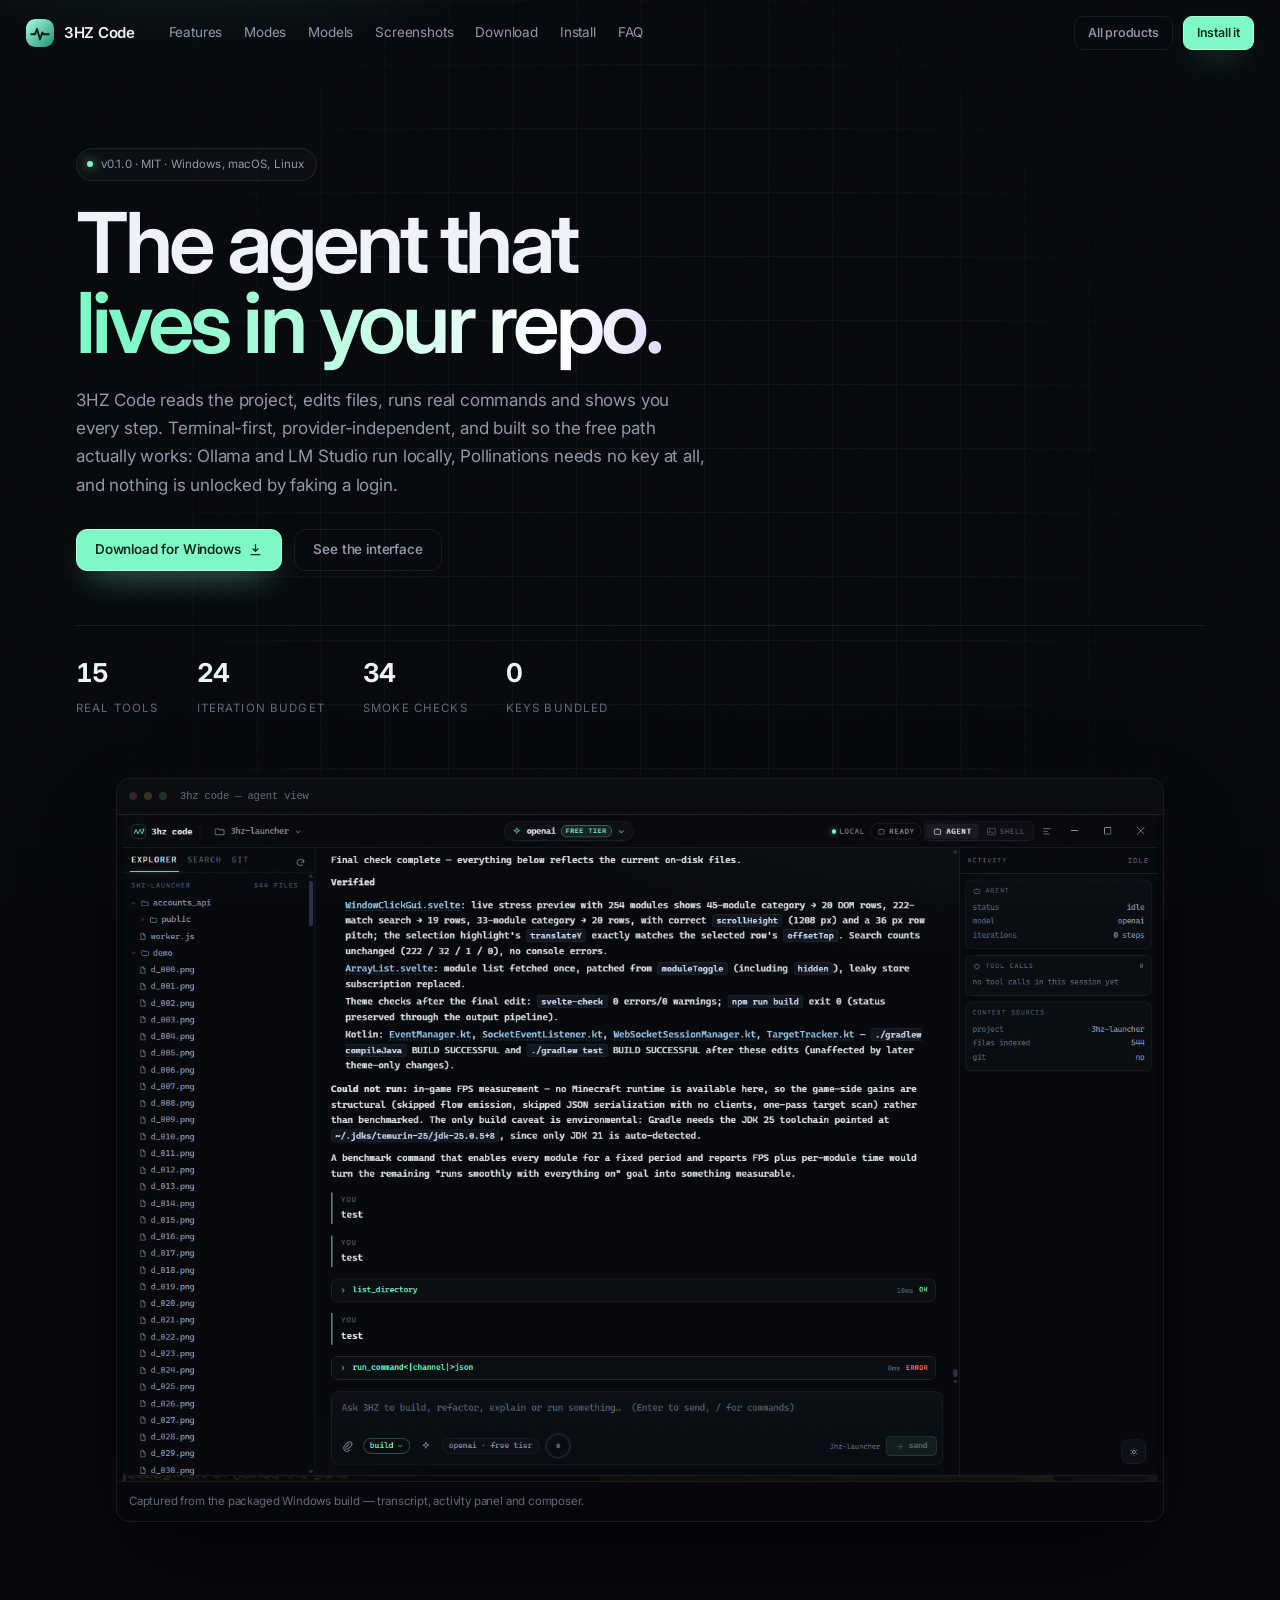
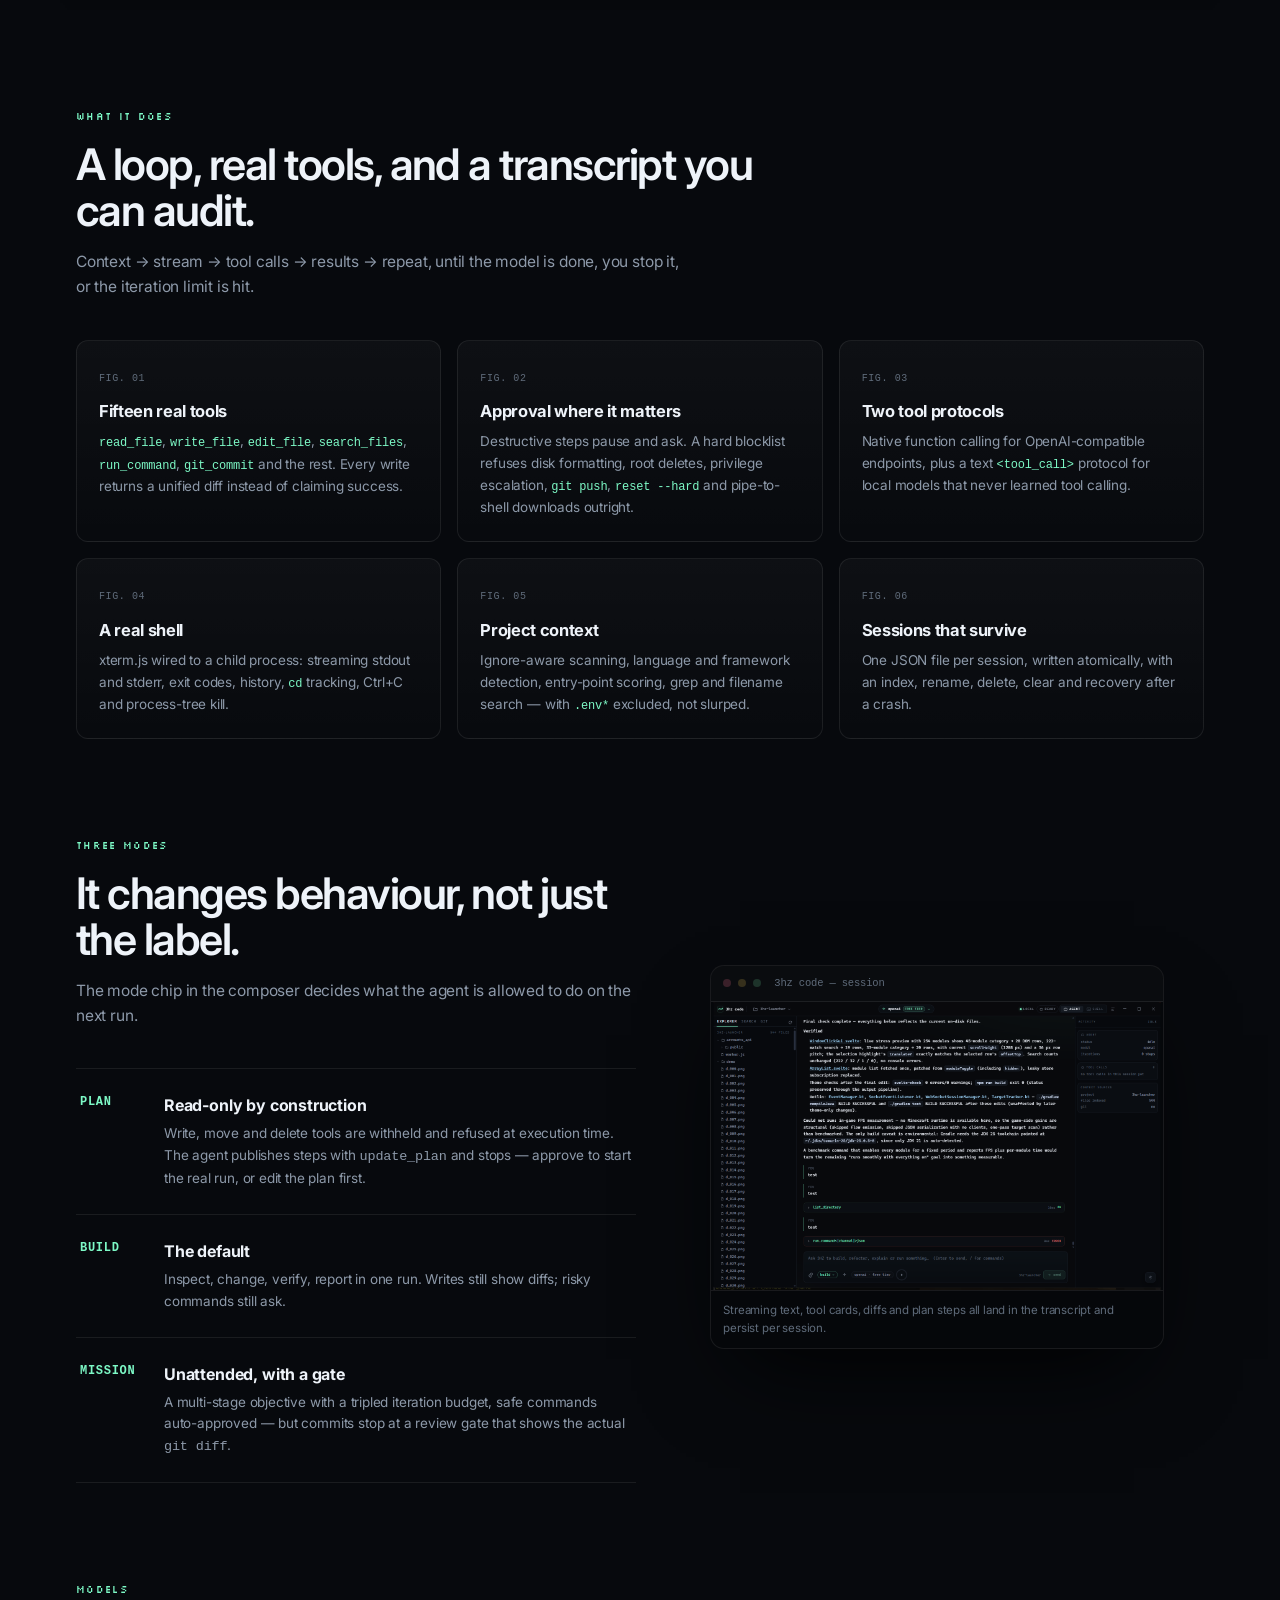
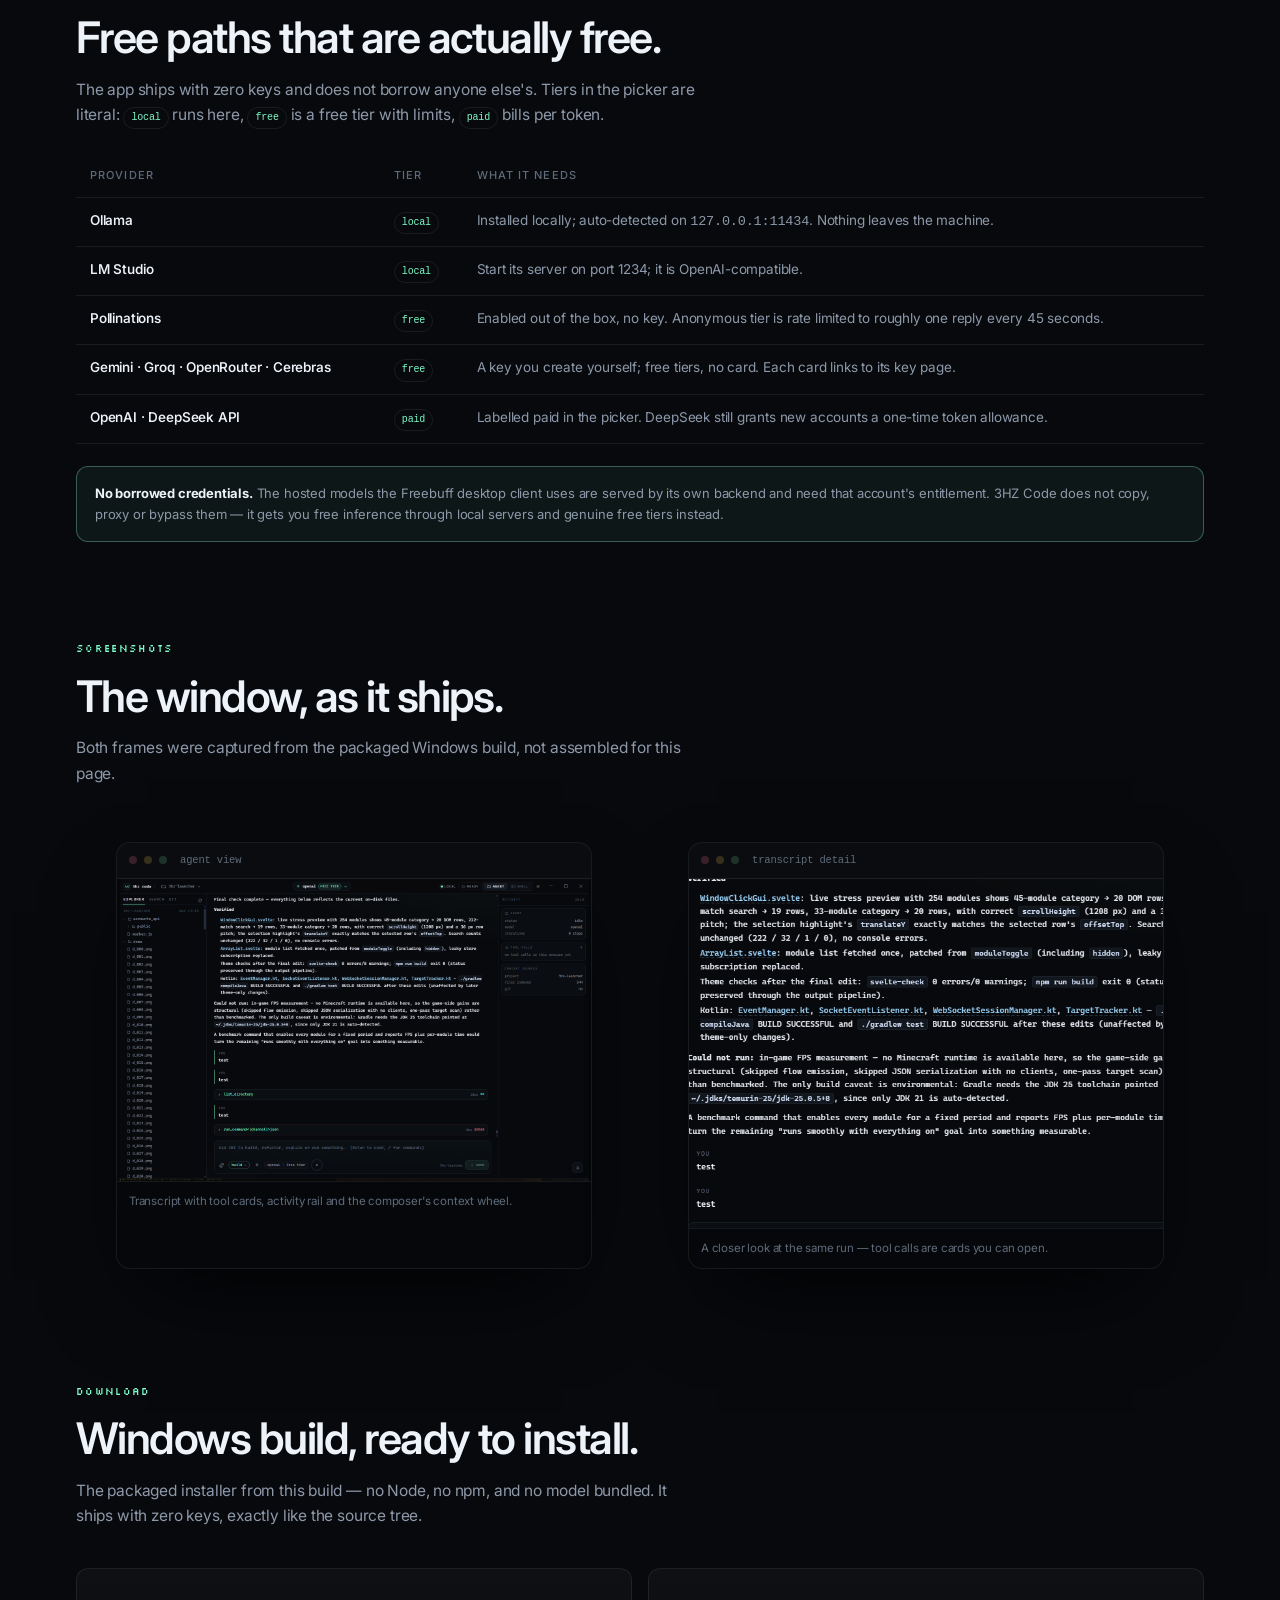
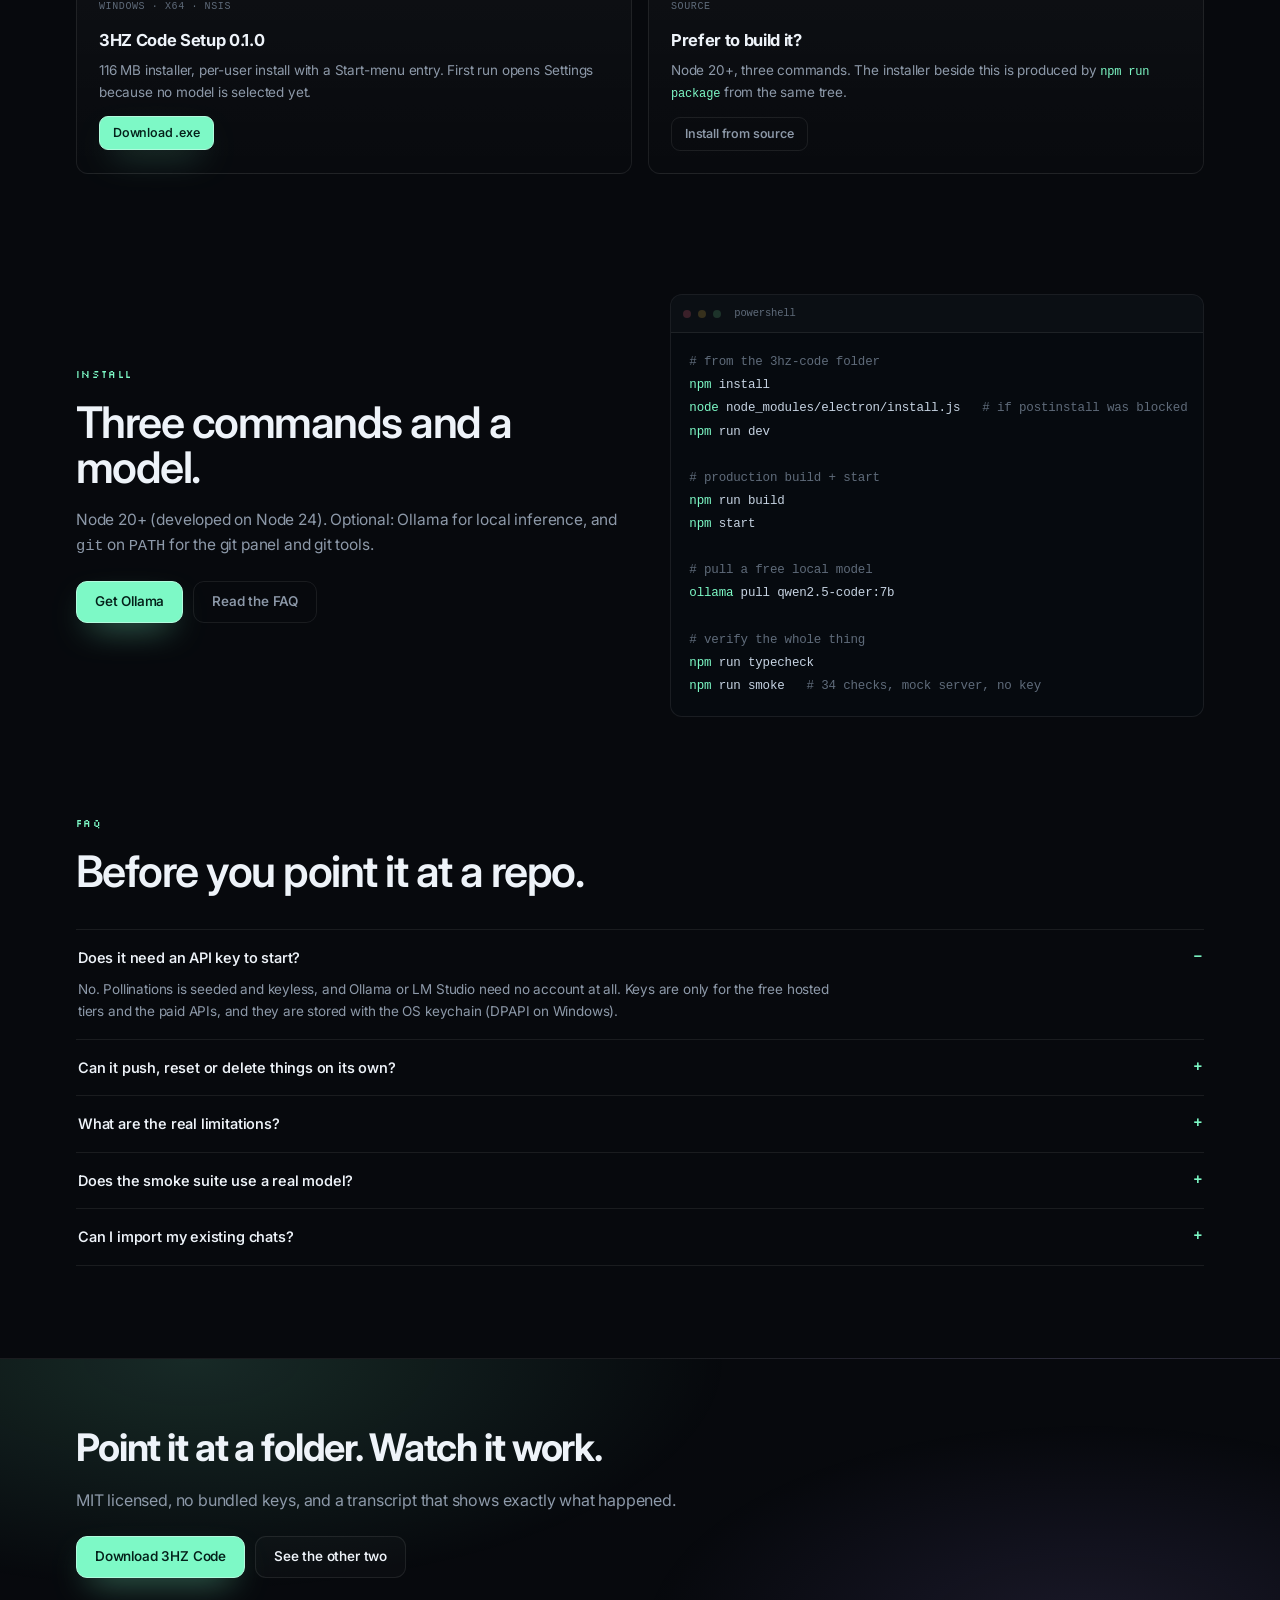
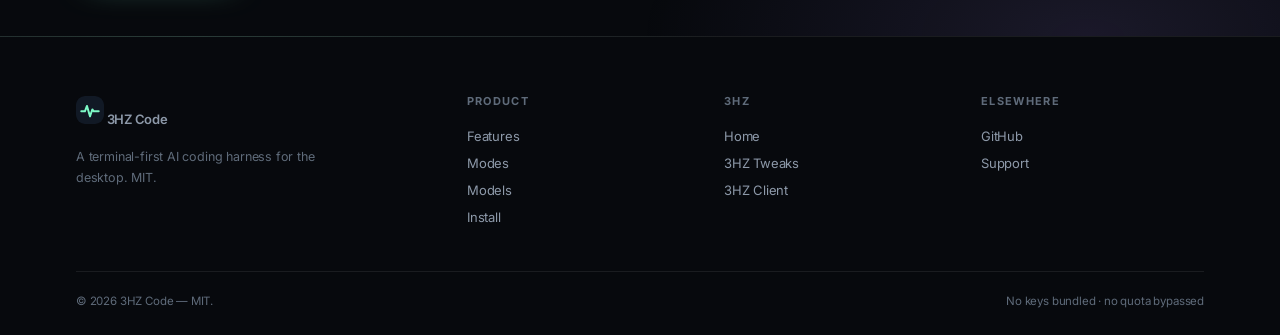
<file: code/index.html>
<!doctype html>
<html lang="en">
<head>
<meta charset="utf-8">
<meta name="viewport" content="width=device-width, initial-scale=1">
<title>3HZ Code — an AI coding harness for your own machine</title>
<meta name="description" content="3HZ Code is a terminal-first, provider-independent AI coding harness. 15 real tools, plan/build/mission modes, real shell, local models free, keyless Pollinations, and honest paid tiers. MIT.">
<meta name="theme-color" content="#07090d">
<meta property="og:title" content="3HZ Code — the agent that lives in your repo">
<meta property="og:description" content="Reads the project, edits files, runs real commands and shows every step. Local models first, no bundled API keys, MIT.">
<meta property="og:type" content="website">
<meta property="og:image" content="../assets/img/code-agent.png">
<link rel="icon" href="../assets/img/favicon.svg" type="image/svg+xml">
<link rel="preconnect" href="https://fonts.googleapis.com">
<link rel="preconnect" href="https://fonts.gstatic.com" crossorigin>
<link href="https://fonts.googleapis.com/css2?family=Inter:wght@400;450;500;550;600;700&family=Silkscreen:wght@400;700&display=swap" rel="stylesheet">
<link rel="stylesheet" href="../assets/hub.css">
<style>
  :root { --accent: #7df9c6; --accent-soft: #a9ffe0; }
  .btn.primary { color: #04211a; }
  body { --code-accent: #7df9c6; }
  .split { display: grid; grid-template-columns: 1.05fr 1fr; gap: 34px; align-items: center; }
  .hero-shot { margin-top: 58px; }
  .table { width: 100%; border-collapse: collapse; margin-top: 26px; font-size: 13.5px; }
  .table th, .table td { text-align: left; padding: 12px 14px; border-bottom: 1px solid var(--line); vertical-align: top; }
  .table th { font-size: 11px; text-transform: uppercase; letter-spacing: 0.1em; color: var(--dimmer); font-weight: 500; }
  .table td:first-child { color: var(--text); font-weight: 550; white-space: nowrap; }
  .table td { color: var(--dim); }
  .pill { display: inline-block; font-family: var(--mono); font-size: 10px; padding: 2px 7px; border-radius: 999px; border: 1px solid var(--line); color: var(--accent); }
  .faq { margin-top: 34px; border-top: 1px solid var(--line); }
  .faq details { border-bottom: 1px solid var(--line); padding: 16px 2px; }
  .faq summary { cursor: pointer; font-size: 14.5px; font-weight: 550; list-style: none; display: flex; justify-content: space-between; gap: 16px; }
  .faq summary::-webkit-details-marker { display: none; }
  .faq summary::after { content: "+"; color: var(--accent); font-family: var(--mono); }
  .faq details[open] summary::after { content: "−"; }
  .faq p { margin: 10px 0 0; color: var(--dim); font-size: 13.5px; max-width: 760px; }
  .note { margin-top: 22px; padding: 16px 18px; border-radius: 12px; border: 1px solid color-mix(in srgb, var(--accent) 26%, var(--line)); background: color-mix(in srgb, var(--accent) 6%, transparent); font-size: 13px; color: var(--dim); }
  .note b { color: var(--text); }
  @media (max-width: 900px) { .split { grid-template-columns: 1fr; } }
</style>
</head>
<body id="top">
<div class="noise" aria-hidden="true"></div>

<header class="nav" id="nav">
  <a class="brand" href="../index.html" aria-label="3HZ home">
    <svg viewBox="0 0 32 32" aria-hidden="true"><defs><linearGradient id="lg" x1="0" y1="0" x2="1" y2="1"><stop offset="0" stop-color="#a9ffe0"/><stop offset="1" stop-color="#1f8f72"/></linearGradient></defs><rect width="32" height="32" rx="9" fill="url(#lg)"/><path d="M6 17.5h4.2l2.3-6.2 3.5 12 2.7-8 1.6 2.2H26" fill="none" stroke="#04211a" stroke-width="2.2" stroke-linecap="round" stroke-linejoin="round"/></svg>
    3HZ Code
  </a>
  <nav class="nav-links" aria-label="Sections">
    <a href="#features">Features</a>
    <a href="#modes">Modes</a>
    <a href="#models">Models</a>
    <a href="#shots">Screenshots</a>
    <a href="#download">Download</a>
    <a href="#install">Install</a>
    <a href="#faq">FAQ</a>
  </nav>
  <div class="nav-cta">
    <a class="btn ghost small" href="../index.html">All products</a>
    <a class="btn primary small" href="#install">Install it</a>
  </div>
  <button class="burger" id="burger" aria-label="Open menu" aria-expanded="false">
    <svg width="18" height="18" viewBox="0 0 24 24" fill="none" stroke="currentColor" stroke-width="1.8" aria-hidden="true"><path d="M4 7h16M4 12h16M4 17h16" stroke-linecap="round"/></svg>
  </button>
</header>

<main>
  <section class="hero">
    <div class="hero-grid" aria-hidden="true"></div>
    <div class="wrap hero-inner">
      <span class="eyebrow reveal"><i class="dot"></i> v0.1.0 · MIT · Windows, macOS, Linux</span>
      <h1 class="display reveal" style="--d:70ms">The agent that<br><span class="grad">lives in your repo.</span></h1>
      <p class="lede reveal" style="--d:140ms">
        3HZ Code reads the project, edits files, runs real commands and shows you every step.
        Terminal-first, provider-independent, and built so the free path actually works: Ollama and
        LM Studio run locally, Pollinations needs no key at all, and nothing is unlocked by faking a login.
      </p>
      <div class="hero-actions reveal" style="--d:210ms">
        <a class="btn primary" href="https://github.com/frotz69/3HZTWEAKS.github.io/releases/download/code-v0.1.0/3HZ-Code-Setup.exe">Download for Windows
          <svg width="15" height="15" viewBox="0 0 24 24" fill="none" stroke="currentColor" stroke-width="2" aria-hidden="true"><path d="M12 4v11m0 0 4-4m-4 4-4-4M5 20h14" stroke-linecap="round" stroke-linejoin="round"/></svg>
        </a>
        <a class="btn ghost" href="#shots">See the interface</a>
      </div>
      <div class="hero-stats reveal" style="--d:280ms">
        <div class="stat"><b data-count="15">15</b><span>real tools</span></div>
        <div class="stat"><b data-count="24">24</b><span>iteration budget</span></div>
        <div class="stat"><b data-count="34">34</b><span>smoke checks</span></div>
        <div class="stat"><b data-count="0">0</b><span>keys bundled</span></div>
      </div>
      <figure class="shot hero-shot reveal" style="--d:340ms" data-tilt="2.5">
        <div class="shot-bar"><i></i><i></i><i></i><span>3hz code — agent view</span></div>
        <img src="../assets/img/code-agent.png" alt="3HZ Code window showing the transcript, activity panel and composer" width="1456" height="928">
        <figcaption>Captured from the packaged Windows build — transcript, activity panel and composer.</figcaption>
      </figure>
    </div>
  </section>

  <section class="section" id="features">
    <div class="wrap">
      <div class="section-head reveal">
        <span class="kicker">What it does</span>
        <h2 class="h2">A loop, real tools, and a transcript you can audit.</h2>
        <p>Context → stream → tool calls → results → repeat, until the model is done, you stop it, or the iteration limit is hit.</p>
      </div>
      <div class="grid-3">
        <div class="feature reveal"><span class="fig">FIG. 01</span><h3>Fifteen real tools</h3><p><code>read_file</code>, <code>write_file</code>, <code>edit_file</code>, <code>search_files</code>, <code>run_command</code>, <code>git_commit</code> and the rest. Every write returns a unified diff instead of claiming success.</p></div>
        <div class="feature reveal" style="--d:70ms"><span class="fig">FIG. 02</span><h3>Approval where it matters</h3><p>Destructive steps pause and ask. A hard blocklist refuses disk formatting, root deletes, privilege escalation, <code>git push</code>, <code>reset --hard</code> and pipe-to-shell downloads outright.</p></div>
        <div class="feature reveal" style="--d:140ms"><span class="fig">FIG. 03</span><h3>Two tool protocols</h3><p>Native function calling for OpenAI-compatible endpoints, plus a text <code>&lt;tool_call&gt;</code> protocol for local models that never learned tool calling.</p></div>
        <div class="feature reveal" style="--d:210ms"><span class="fig">FIG. 04</span><h3>A real shell</h3><p>xterm.js wired to a child process: streaming stdout and stderr, exit codes, history, <code>cd</code> tracking, Ctrl+C and process-tree kill.</p></div>
        <div class="feature reveal" style="--d:280ms"><span class="fig">FIG. 05</span><h3>Project context</h3><p>Ignore-aware scanning, language and framework detection, entry-point scoring, grep and filename search — with <code>.env*</code> excluded, not slurped.</p></div>
        <div class="feature reveal" style="--d:350ms"><span class="fig">FIG. 06</span><h3>Sessions that survive</h3><p>One JSON file per session, written atomically, with an index, rename, delete, clear and recovery after a crash.</p></div>
      </div>
    </div>
  </section>

  <section class="section" id="modes" style="padding-top:0">
    <div class="wrap">
      <div class="split">
        <div>
          <div class="section-head reveal">
            <span class="kicker">Three modes</span>
            <h2 class="h2">It changes behaviour, not just the label.</h2>
            <p>The mode chip in the composer decides what the agent is allowed to do on the next run.</p>
          </div>
          <div class="steps reveal">
            <div class="step"><b>PLAN</b><div><h3>Read-only by construction</h3><p>Write, move and delete tools are withheld and refused at execution time. The agent publishes steps with <code>update_plan</code> and stops — approve to start the real run, or edit the plan first.</p></div></div>
            <div class="step"><b>BUILD</b><div><h3>The default</h3><p>Inspect, change, verify, report in one run. Writes still show diffs; risky commands still ask.</p></div></div>
            <div class="step"><b>MISSION</b><div><h3>Unattended, with a gate</h3><p>A multi-stage objective with a tripled iteration budget, safe commands auto-approved — but commits stop at a review gate that shows the actual <code>git diff</code>.</p></div></div>
          </div>
        </div>
        <figure class="shot reveal" data-tilt="3">
          <div class="shot-bar"><i></i><i></i><i></i><span>3hz code — session</span></div>
          <img src="../assets/img/code-agent.png" alt="3HZ Code transcript with plan steps and tool results" loading="lazy" width="1456" height="928">
          <figcaption>Streaming text, tool cards, diffs and plan steps all land in the transcript and persist per session.</figcaption>
        </figure>
      </div>
    </div>
  </section>

  <section class="section" id="models" style="padding-top:0">
    <div class="wrap">
      <div class="section-head reveal">
        <span class="kicker">Models</span>
        <h2 class="h2">Free paths that are actually free.</h2>
        <p>The app ships with zero keys and does not borrow anyone else's. Tiers in the picker are literal: <span class="pill">local</span> runs here, <span class="pill">free</span> is a free tier with limits, <span class="pill">paid</span> bills per token.</p>
      </div>
      <table class="table reveal">
        <thead><tr><th>Provider</th><th>Tier</th><th>What it needs</th></tr></thead>
        <tbody>
          <tr><td>Ollama</td><td><span class="pill">local</span></td><td>Installed locally; auto-detected on <code>127.0.0.1:11434</code>. Nothing leaves the machine.</td></tr>
          <tr><td>LM Studio</td><td><span class="pill">local</span></td><td>Start its server on port 1234; it is OpenAI-compatible.</td></tr>
          <tr><td>Pollinations</td><td><span class="pill">free</span></td><td>Enabled out of the box, no key. Anonymous tier is rate limited to roughly one reply every 45 seconds.</td></tr>
          <tr><td>Gemini · Groq · OpenRouter · Cerebras</td><td><span class="pill">free</span></td><td>A key you create yourself; free tiers, no card. Each card links to its key page.</td></tr>
          <tr><td>OpenAI · DeepSeek API</td><td><span class="pill">paid</span></td><td>Labelled paid in the picker. DeepSeek still grants new accounts a one-time token allowance.</td></tr>
        </tbody>
      </table>
      <div class="note reveal">
        <b>No borrowed credentials.</b> The hosted models the Freebuff desktop client uses are served by
        its own backend and need that account's entitlement. 3HZ Code does not copy, proxy or bypass them —
        it gets you free inference through local servers and genuine free tiers instead.
      </div>
    </div>
  </section>

  <section class="section" id="shots" style="padding-top:0">
    <div class="wrap">
      <div class="section-head reveal">
        <span class="kicker">Screenshots</span>
        <h2 class="h2">The window, as it ships.</h2>
        <p>Both frames were captured from the packaged Windows build, not assembled for this page.</p>
      </div>
      <div class="grid-2">
        <figure class="shot reveal" data-tilt="3">
          <div class="shot-bar"><i></i><i></i><i></i><span>agent view</span></div>
          <img src="../assets/img/code-agent.png" alt="3HZ Code agent view" loading="lazy" width="1456" height="928">
          <figcaption>Transcript with tool cards, activity rail and the composer's context wheel.</figcaption>
        </figure>
        <figure class="shot reveal" style="--d:100ms" data-tilt="3">
          <div class="shot-bar"><i></i><i></i><i></i><span>transcript detail</span></div>
          <img src="../assets/img/code-detail.png" alt="Close view of the 3HZ Code transcript showing tool cards" loading="lazy" width="760" height="560">
          <figcaption>A closer look at the same run — tool calls are cards you can open.</figcaption>
        </figure>
      </div>
    </div>
  </section>

  <section class="section" id="download" style="padding-top:0">
    <div class="wrap">
      <div class="section-head reveal">
        <span class="kicker">Download</span>
        <h2 class="h2">Windows build, ready to install.</h2>
        <p>The packaged installer from this build — no Node, no npm, and no model bundled. It ships with zero keys, exactly like the source tree.</p>
      </div>
      <div class="grid-2">
        <a class="feature reveal" href="https://github.com/frotz69/3HZTWEAKS.github.io/releases/download/code-v0.1.0/3HZ-Code-Setup.exe" style="text-decoration:none">
          <span class="fig">WINDOWS · X64 · NSIS</span>
          <h3>3HZ Code Setup 0.1.0</h3>
          <p>116 MB installer, per-user install with a Start-menu entry. First run opens Settings because no model is selected yet.</p>
          <span class="btn primary small" style="margin-top:12px; pointer-events:none">Download .exe</span>
        </a>
        <div class="feature reveal" style="--d:80ms">
          <span class="fig">SOURCE</span>
          <h3>Prefer to build it?</h3>
          <p>Node 20+, three commands. The installer beside this is produced by <code>npm run package</code> from the same tree.</p>
          <a class="btn ghost small" href="#install" style="margin-top:12px">Install from source</a>
        </div>
      </div>
    </div>
  </section>

  <section class="section" id="install" style="padding-top:0">
    <div class="wrap">
      <div class="split">
        <div>
          <div class="section-head reveal">
            <span class="kicker">Install</span>
            <h2 class="h2">Three commands and a model.</h2>
            <p>Node 20+ (developed on Node 24). Optional: Ollama for local inference, and <code>git</code> on <code>PATH</code> for the git panel and git tools.</p>
          </div>
          <div class="cta-row reveal">
            <a class="btn primary" href="https://ollama.com" target="_blank" rel="noopener">Get Ollama</a>
            <a class="btn ghost" href="#faq">Read the FAQ</a>
          </div>
        </div>
        <div class="terminal reveal">
          <div class="shot-bar"><i></i><i></i><i></i><span>powershell</span></div>
<pre><span class="c"># from the 3hz-code folder</span>
<span class="p">npm</span> install
<span class="p">node</span> node_modules/electron/install.js   <span class="c"># if postinstall was blocked</span>
<span class="p">npm</span> run dev

<span class="c"># production build + start</span>
<span class="p">npm</span> run build
<span class="p">npm</span> start

<span class="c"># pull a free local model</span>
<span class="p">ollama</span> pull qwen2.5-coder:7b

<span class="c"># verify the whole thing</span>
<span class="p">npm</span> run typecheck
<span class="p">npm</span> run smoke   <span class="c"># 34 checks, mock server, no key</span></pre>
        </div>
      </div>
    </div>
  </section>

  <section class="section" id="faq" style="padding-top:0">
    <div class="wrap">
      <div class="section-head reveal">
        <span class="kicker">FAQ</span>
        <h2 class="h2">Before you point it at a repo.</h2>
      </div>
      <div class="faq reveal">
        <details open>
          <summary>Does it need an API key to start?</summary>
          <p>No. Pollinations is seeded and keyless, and Ollama or LM Studio need no account at all. Keys are only for the free hosted tiers and the paid APIs, and they are stored with the OS keychain (DPAPI on Windows).</p>
        </details>
        <details>
          <summary>Can it push, reset or delete things on its own?</summary>
          <p>It never pushes. <code>git push</code>, <code>git reset --hard</code>, disk formatting, recursive deletes of roots, privilege escalation and pipe-to-shell downloads are refused by a hard blocklist. Deletes and moves stop for approval, and mission mode's commit path shows the diff first.</p>
        </details>
        <details>
          <summary>What are the real limitations?</summary>
          <p>The shell is line-oriented — full-screen TUIs such as vim or htop are not supported, which is stated in Settings → Terminal. There is no extension marketplace, no multi-window project tabs, and storage is JSON rather than SQLite.</p>
        </details>
        <details>
          <summary>Does the smoke suite use a real model?</summary>
          <p>It runs the whole agent loop against a mock OpenAI-compatible server: streaming, native tool calls, tool execution, confirmations and cancellation. That is how it verifies behaviour without a key or a bill.</p>
        </details>
        <details>
          <summary>Can I import my existing chats?</summary>
          <p>Yes — Sessions → import chats reads the Freebuff/Codebuff desktop client's <code>desktop-v2.db</code> stores and turns every thread into a session. Re-running skips threads that already exist.</p>
        </details>
      </div>
    </div>
  </section>

  <section class="cta-band">
    <div class="wrap reveal">
      <h2>Point it at a folder. Watch it work.</h2>
      <p>MIT licensed, no bundled keys, and a transcript that shows exactly what happened.</p>
      <div class="cta-row">
        <a class="btn primary" href="https://github.com/frotz69/3HZTWEAKS.github.io/releases/download/code-v0.1.0/3HZ-Code-Setup.exe">Download 3HZ Code</a>
        <a class="btn" href="../index.html">See the other two</a>
      </div>
    </div>
  </section>
</main>

<footer class="footer">
  <div class="wrap">
    <div class="footer-grid">
      <div>
        <a class="brand" href="../index.html">
          <svg viewBox="0 0 32 32" aria-hidden="true"><rect width="32" height="32" rx="9" fill="#111925"/><path d="M6 17.5h4.2l2.3-6.2 3.5 12 2.7-8 1.6 2.2H26" fill="none" stroke="#7df9c6" stroke-width="2.2" stroke-linecap="round" stroke-linejoin="round"/></svg>
          3HZ Code
        </a>
        <p style="color:var(--dimmer);font-size:12.5px;max-width:280px;margin:14px 0 0">A terminal-first AI coding harness for the desktop. MIT.</p>
      </div>
      <div>
        <h4>Product</h4>
        <a href="#features">Features</a>
        <a href="#modes">Modes</a>
        <a href="#models">Models</a>
        <a href="#install">Install</a>
      </div>
      <div>
        <h4>3HZ</h4>
        <a href="../index.html">Home</a>
        <a href="../tweaks.html">3HZ Tweaks</a>
        <a href="../client/">3HZ Client</a>
      </div>
      <div>
        <h4>Elsewhere</h4>
        <a href="https://github.com/frotz69" target="_blank" rel="noopener">GitHub</a>
        <a href="mailto:hello@3hztweaks.dev">Support</a>
      </div>
    </div>
    <div class="footer-bottom">
      <span>© <span data-year>2026</span> 3HZ Code — MIT.</span>
      <span>No keys bundled · no quota bypassed</span>
    </div>
  </div>
</footer>

<script src="../assets/hub.js"></script>
</body>
</html>
</file>
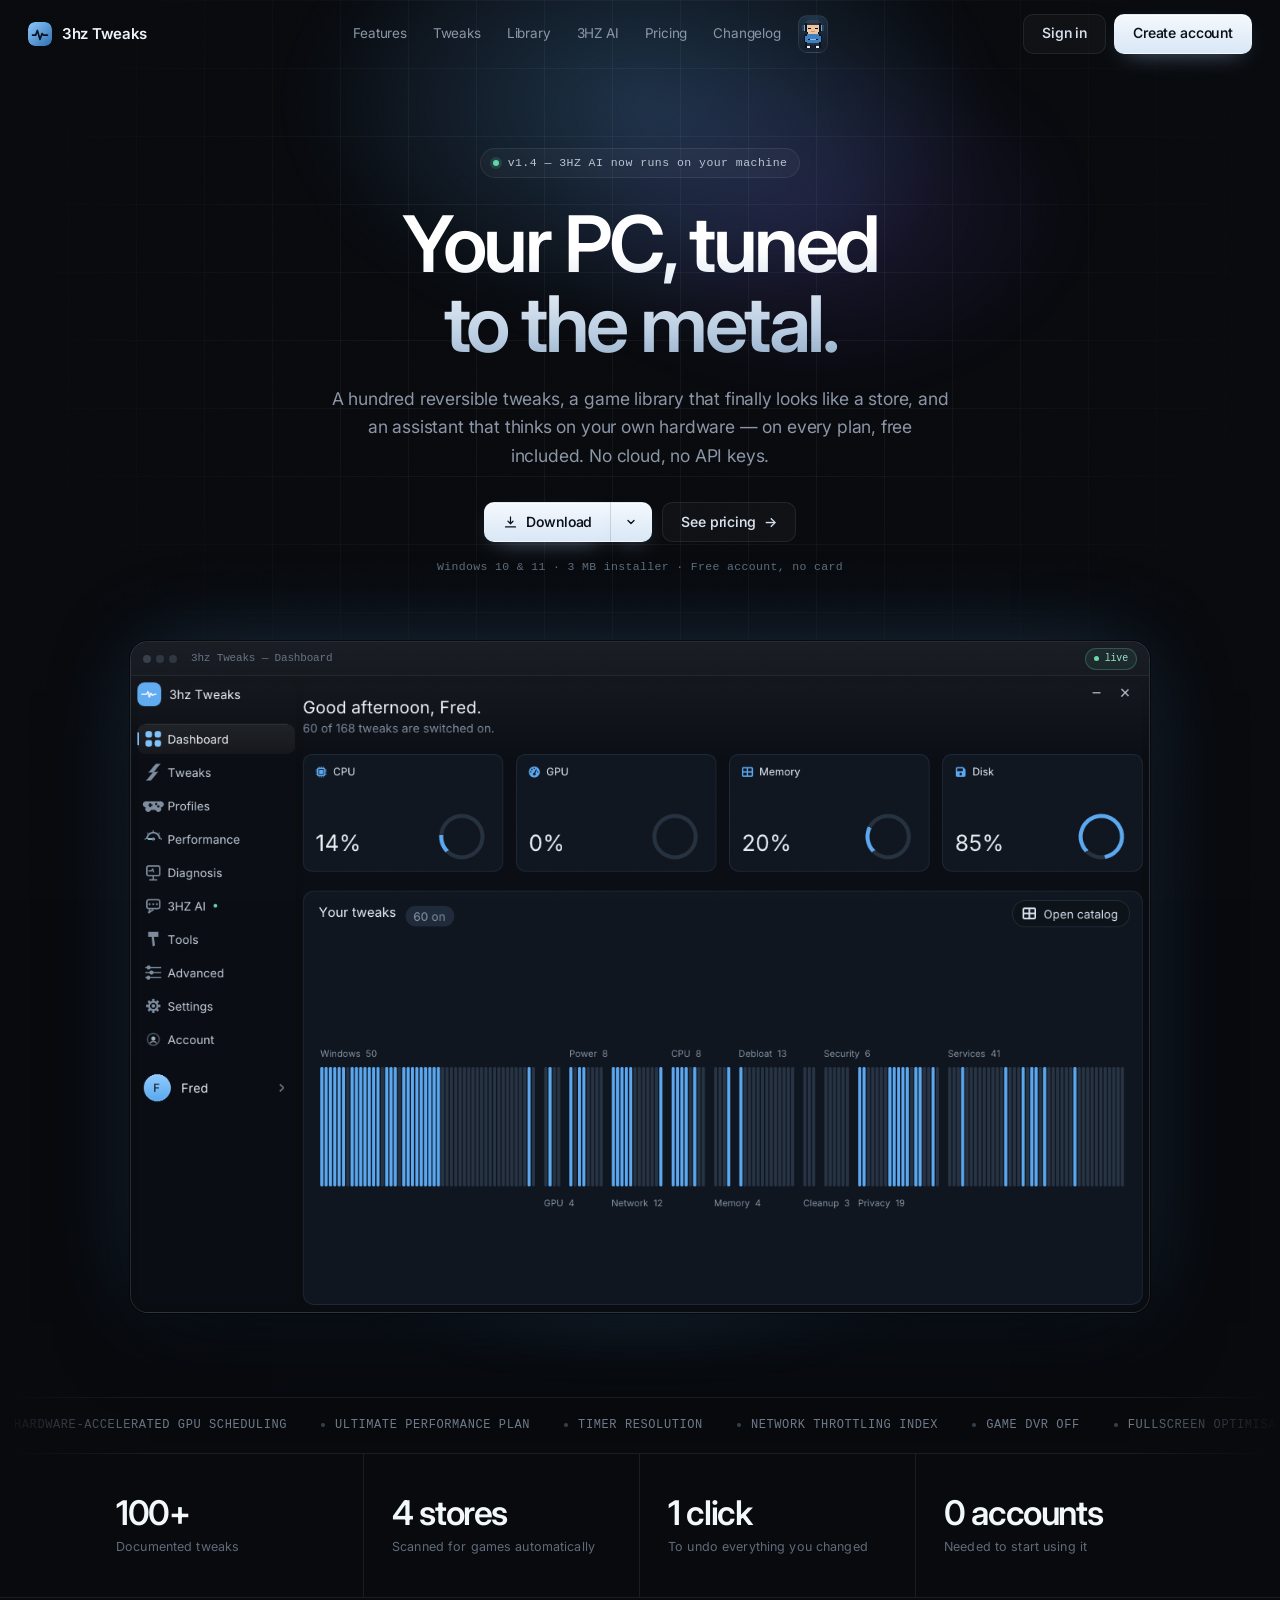
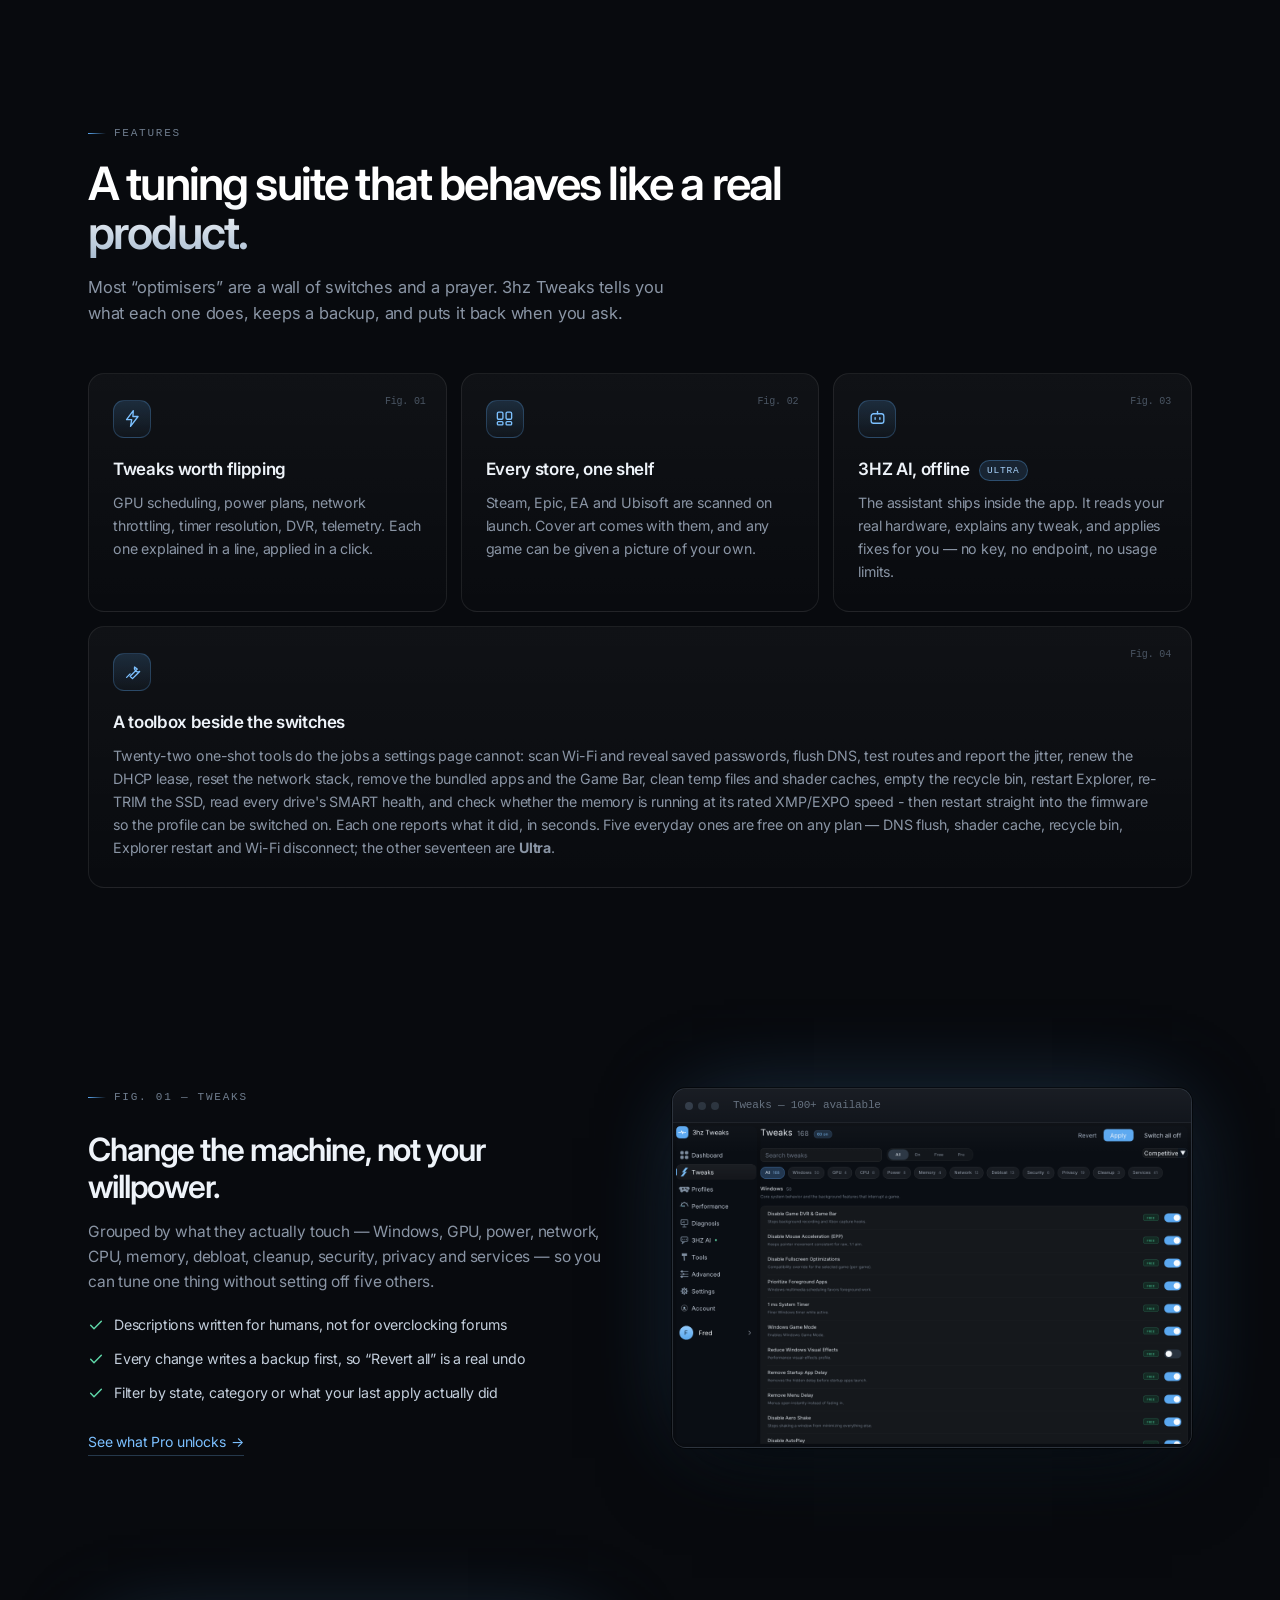
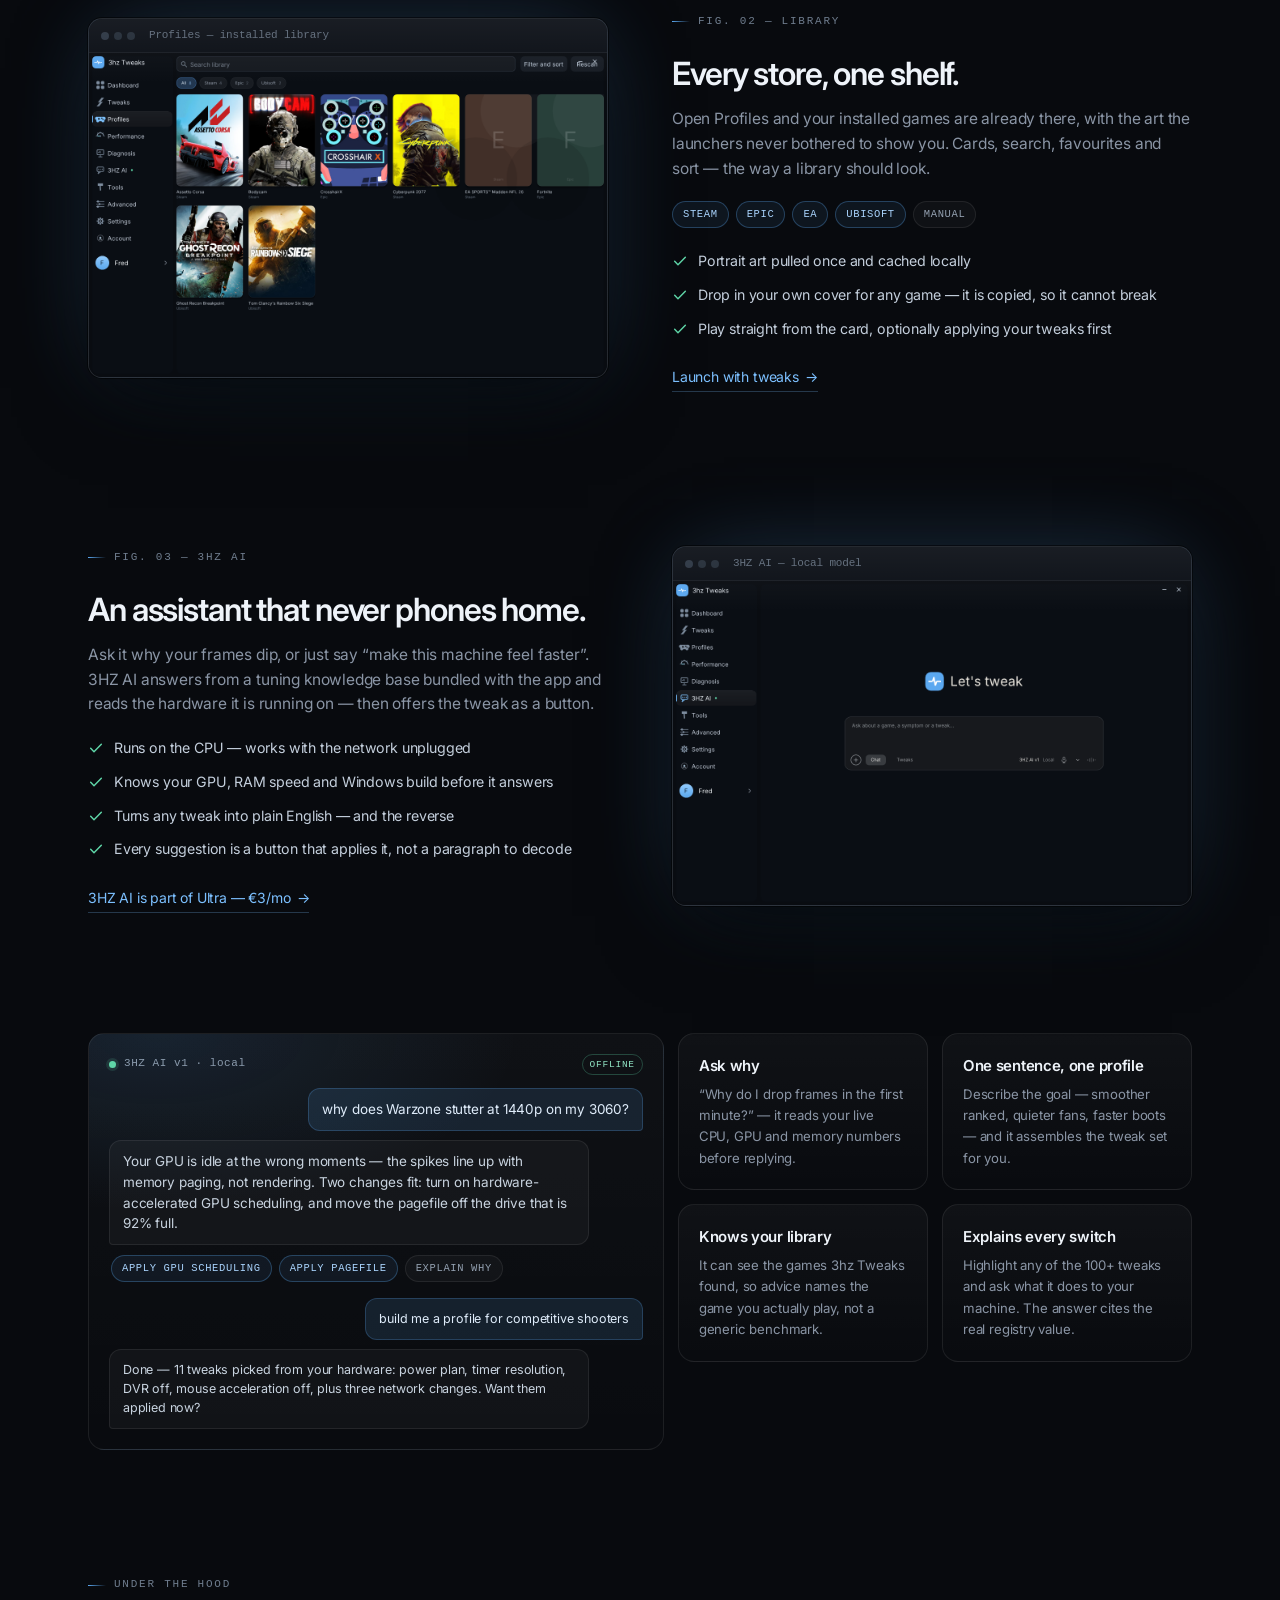
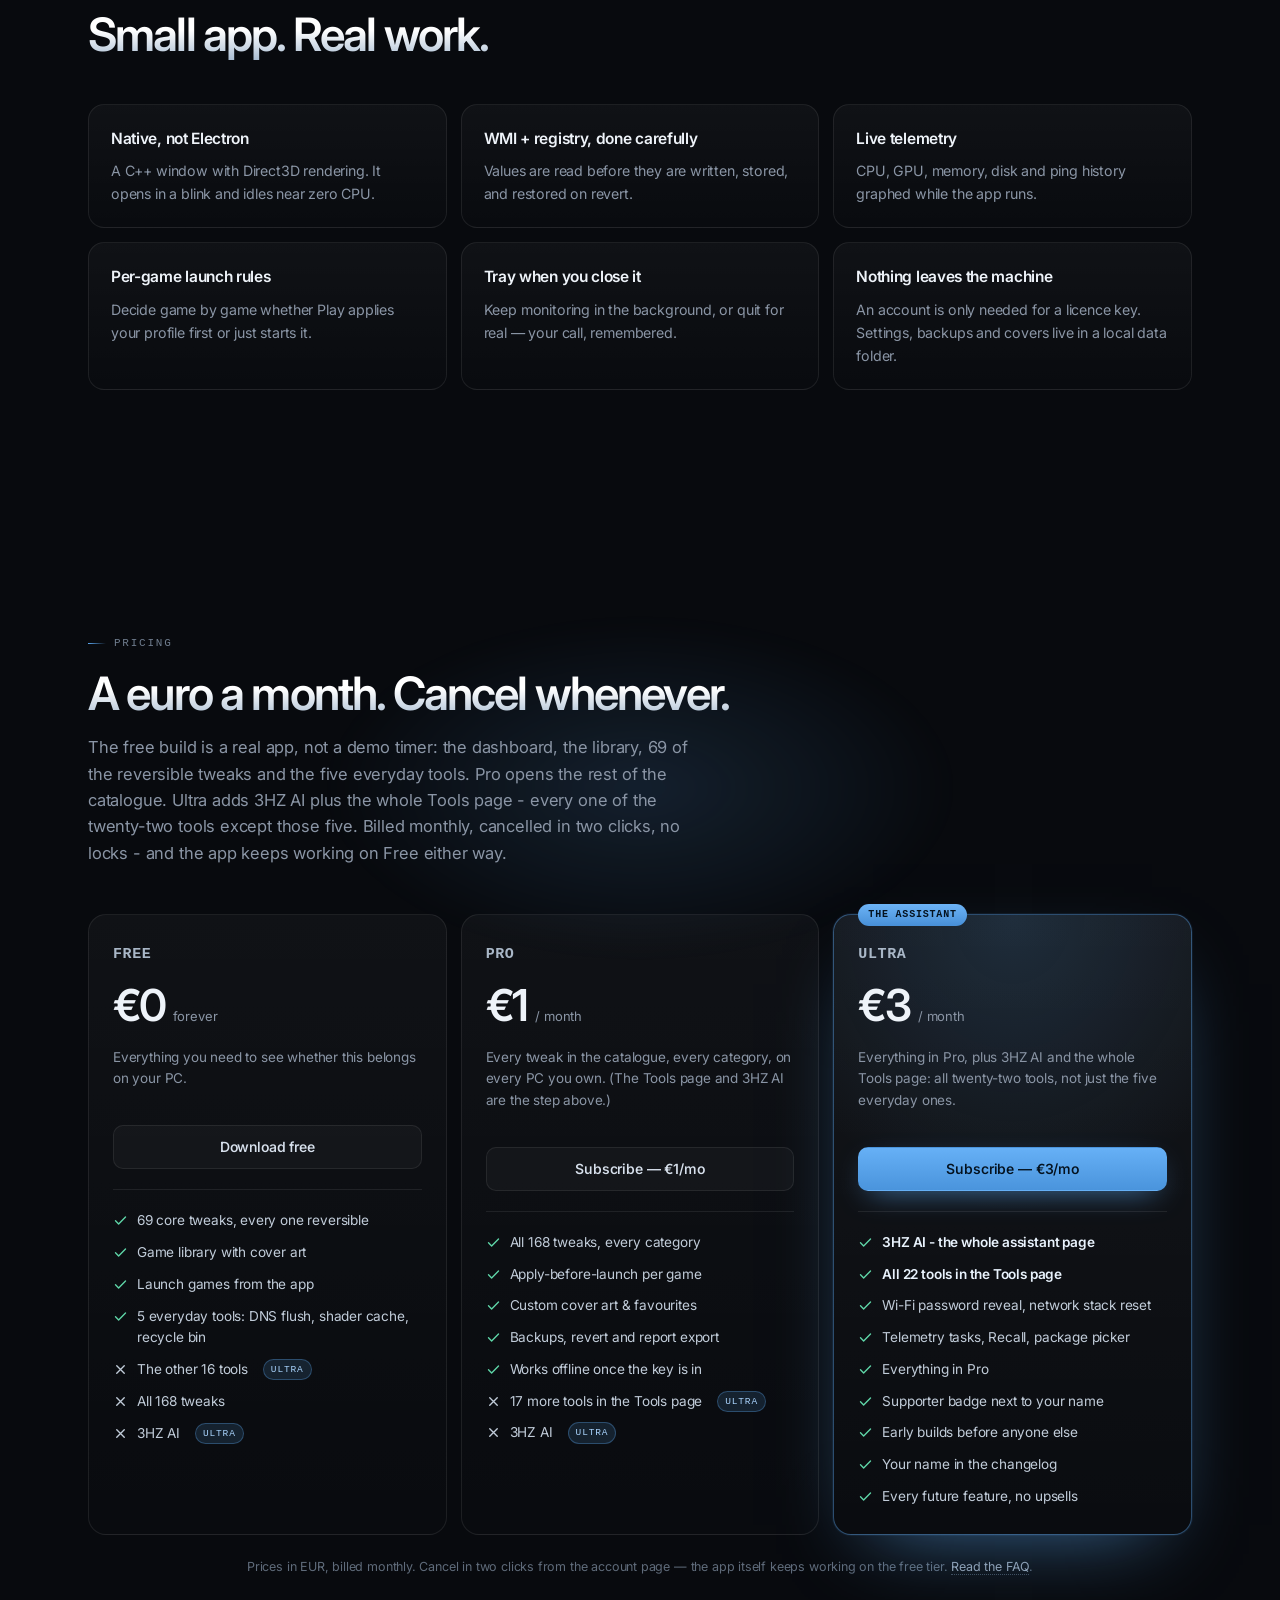
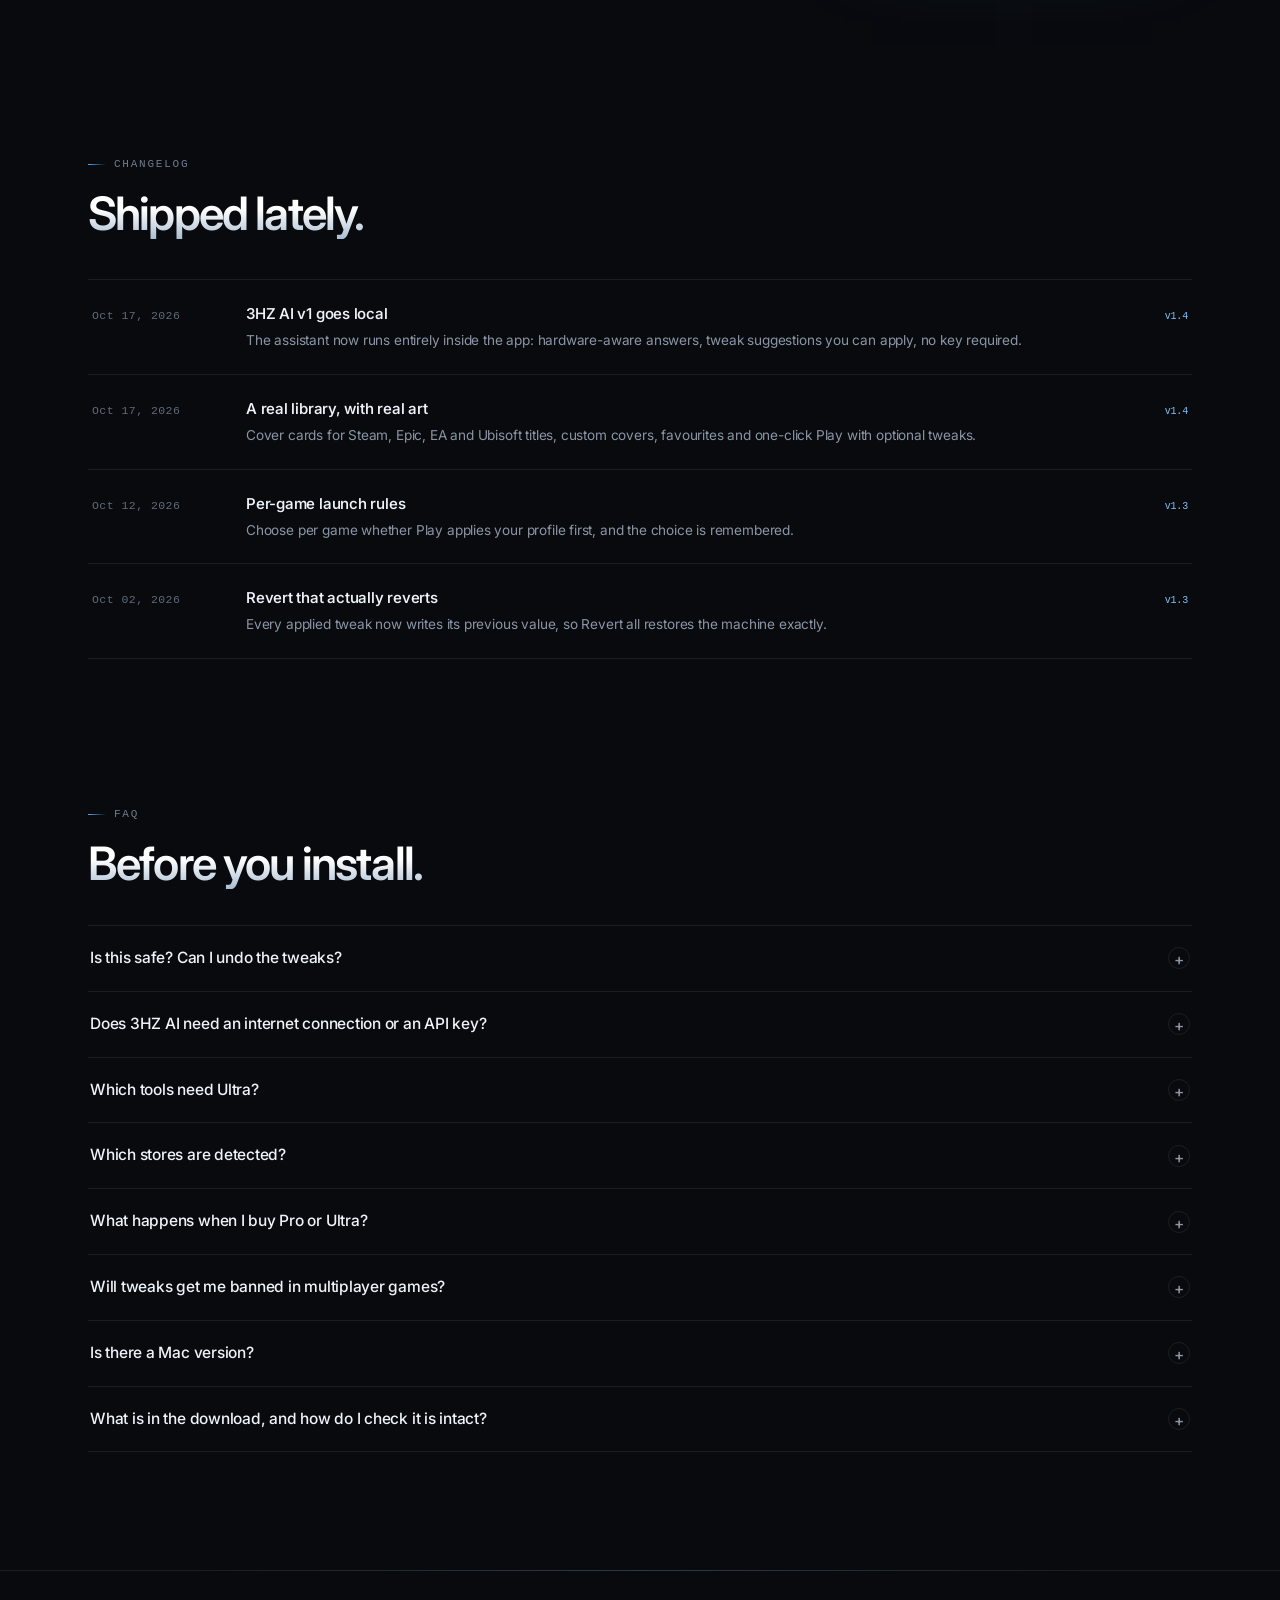
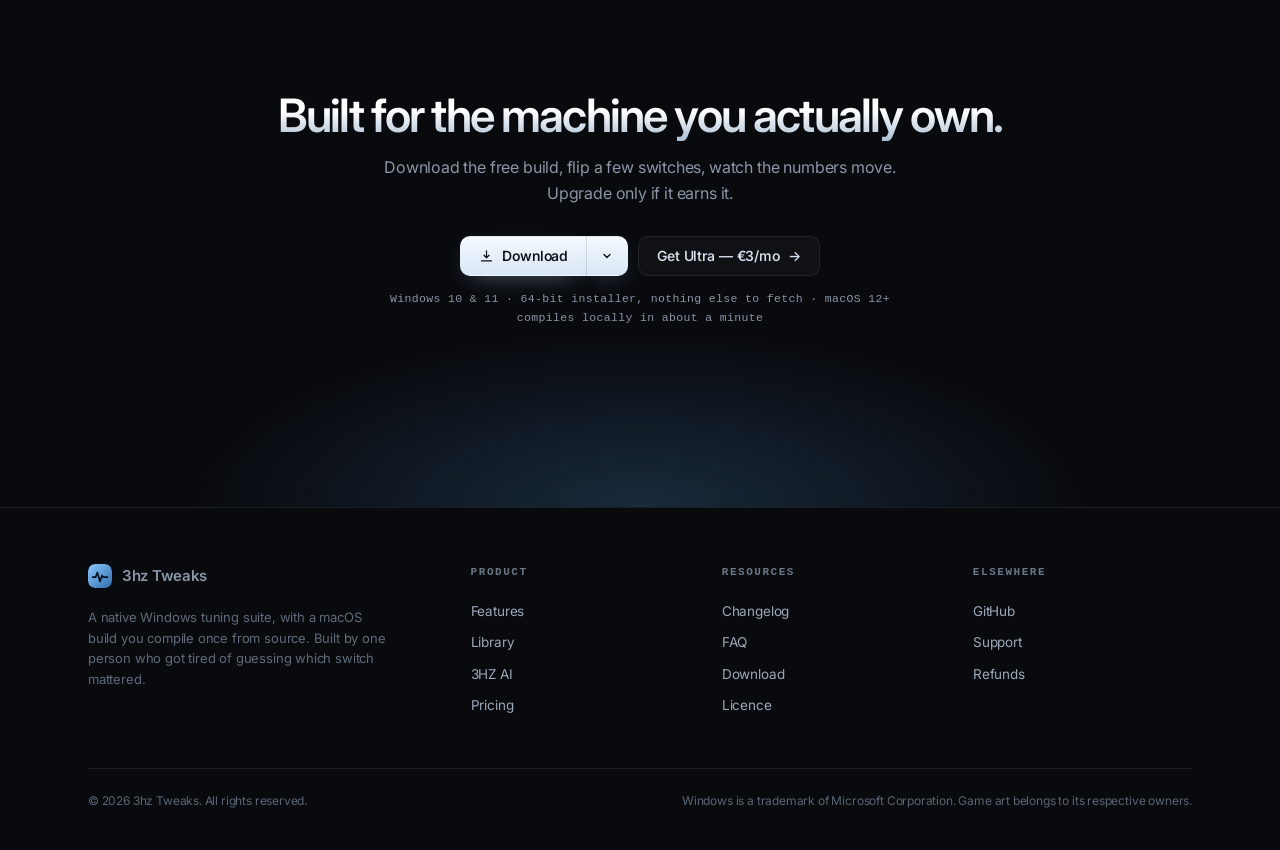
<file: qa/index.html>
<!doctype html>
<html lang="en">
<head>
<meta charset="utf-8">
<meta name="viewport" content="width=device-width, initial-scale=1">
<title>3hz Tweaks — the tuning suite for Windows</title>
<meta name="description" content="100+ reversible Windows tweaks, a game library that pulls real cover art from every store, a Wi-Fi and cleanup toolbox, and on Ultra, 3HZ AI — a tuning assistant that runs entirely on your PC.">
<meta name="theme-color" content="#080a0e">
<meta property="og:title" content="3hz Tweaks — the tuning suite for Windows">
<meta property="og:description" content="100+ reversible tweaks, every store in one library, a Wi-Fi and cleanup toolbox, and on Ultra an assistant that runs on your machine. From €1 a month.">
<meta property="og:type" content="website">
<meta property="og:image" content="assets/img/dashboard.png">
<link rel="icon" href="assets/img/favicon.svg" type="image/svg+xml">
<link rel="preconnect" href="https://fonts.googleapis.com">
<link rel="preconnect" href="https://fonts.gstatic.com" crossorigin>
<link href="https://fonts.googleapis.com/css2?family=Inter:wght@400;450;500;550;600;700&family=Silkscreen:wght@400;700&display=swap" rel="stylesheet">
<link rel="stylesheet" href="assets/styles.css?v=11">
</head>
<body id="top">
<div class="noise" aria-hidden="true"></div>

<!-- ------------------------------------------------------------------ nav -->
<header class="nav" id="nav">
  <a class="brand" href="#top" aria-label="3hz Tweaks home">
    <svg viewBox="0 0 32 32" aria-hidden="true">
      <defs>
        <linearGradient id="lg1" x1="0" y1="0" x2="1" y2="1">
          <stop offset="0" stop-color="#8cc7ff"/><stop offset="1" stop-color="#2f6fae"/>
        </linearGradient>
      </defs>
      <rect width="32" height="32" rx="9" fill="url(#lg1)"/>
      <path d="M6 17.5h4.2l2.3-6.2 3.5 12 2.7-8 1.6 2.2H26" fill="none" stroke="#06121f"
            stroke-width="2.2" stroke-linecap="round" stroke-linejoin="round"/>
    </svg>
    3hz Tweaks
  </a>

  <nav class="nav-links" aria-label="Primary">
    <a href="#features">Features</a>
    <a href="#tweaks">Tweaks</a>
    <a href="#library">Library</a>
    <a href="#assistant">3HZ AI</a>
    <a href="#pricing">Pricing</a>
    <a href="#changelog">Changelog</a>
      <button class="pixel-guy pixel-guy--nav" id="arcadeOpen" type="button"
            aria-haspopup="dialog" aria-controls="arcadeModal"
            aria-label="Play Bit Quest — seven questions about computers">
      <span class="pixel-guy-sprite" aria-hidden="true">
        <svg viewBox="0 0 14 18"><rect x="3" y="0" width="8" height="1" fill="var(--px-band)"/><rect x="2" y="1" width="10" height="1" fill="var(--px-band)"/><rect x="2" y="2" width="1" height="1" fill="var(--px-ink)"/><rect x="3" y="2" width="8" height="1" fill="var(--px-cap)"/><rect x="11" y="2" width="1" height="1" fill="var(--px-ink)"/><rect x="0" y="3" width="1" height="1" fill="var(--px-band)"/><rect x="1" y="3" width="1" height="1" fill="var(--px-cup)"/><rect x="2" y="3" width="1" height="1" fill="var(--px-ink)"/><rect x="3" y="3" width="8" height="1" fill="var(--px-skin)"/><rect x="11" y="3" width="1" height="1" fill="var(--px-ink)"/><rect x="12" y="3" width="1" height="1" fill="var(--px-cup)"/><rect x="13" y="3" width="1" height="1" fill="var(--px-band)"/><rect x="0" y="4" width="1" height="1" fill="var(--px-band)"/><rect x="1" y="4" width="1" height="1" fill="var(--px-cup)"/><rect x="2" y="4" width="1" height="1" fill="var(--px-ink)"/><rect x="3" y="4" width="8" height="1" fill="var(--px-skin)"/><rect x="11" y="4" width="1" height="1" fill="var(--px-ink)"/><rect x="12" y="4" width="1" height="1" fill="var(--px-cup)"/><rect x="13" y="4" width="1" height="1" fill="var(--px-band)"/><rect x="0" y="5" width="1" height="1" fill="var(--px-band)"/><rect x="1" y="5" width="1" height="1" fill="var(--px-cup)"/><rect x="2" y="5" width="1" height="1" fill="var(--px-ink)"/><rect x="3" y="5" width="1" height="1" fill="var(--px-skin)"/><rect x="4" y="5" width="2" height="1" fill="var(--px-eye)"/><rect x="6" y="5" width="2" height="1" fill="var(--px-skin)"/><rect x="8" y="5" width="2" height="1" fill="var(--px-eye)"/><rect x="10" y="5" width="1" height="1" fill="var(--px-skin)"/><rect x="11" y="5" width="1" height="1" fill="var(--px-ink)"/><rect x="12" y="5" width="1" height="1" fill="var(--px-cup)"/><rect x="13" y="5" width="1" height="1" fill="var(--px-band)"/><rect x="0" y="6" width="1" height="1" fill="var(--px-band)"/><rect x="1" y="6" width="1" height="1" fill="var(--px-cup)"/><rect x="2" y="6" width="1" height="1" fill="var(--px-ink)"/><rect x="3" y="6" width="8" height="1" fill="var(--px-skin)"/><rect x="11" y="6" width="1" height="1" fill="var(--px-ink)"/><rect x="12" y="6" width="1" height="1" fill="var(--px-cup)"/><rect x="13" y="6" width="1" height="1" fill="var(--px-band)"/><rect x="2" y="7" width="1" height="1" fill="var(--px-ink)"/><rect x="3" y="7" width="3" height="1" fill="var(--px-skin)"/><rect x="6" y="7" width="2" height="1" fill="var(--px-mouth)"/><rect x="8" y="7" width="3" height="1" fill="var(--px-skin)"/><rect x="11" y="7" width="1" height="1" fill="var(--px-ink)"/><rect x="3" y="8" width="1" height="1" fill="var(--px-ink)"/><rect x="4" y="8" width="6" height="1" fill="var(--px-skin)"/><rect x="10" y="8" width="1" height="1" fill="var(--px-ink)"/><rect x="2" y="9" width="1" height="1" fill="var(--px-ink)"/><rect x="3" y="9" width="8" height="1" fill="var(--px-hood)"/><rect x="11" y="9" width="1" height="1" fill="var(--px-ink)"/><rect x="1" y="10" width="1" height="1" fill="var(--px-ink)"/><rect x="2" y="10" width="10" height="1" fill="var(--px-hood)"/><rect x="12" y="10" width="1" height="1" fill="var(--px-ink)"/><rect x="1" y="11" width="1" height="1" fill="var(--px-ink)"/><rect x="2" y="11" width="10" height="1" fill="var(--px-hood)"/><rect x="12" y="11" width="1" height="1" fill="var(--px-ink)"/><rect x="1" y="12" width="1" height="1" fill="var(--px-ink)"/><rect x="2" y="12" width="2" height="1" fill="var(--px-hood)"/><rect x="4" y="12" width="1" height="1" fill="var(--px-ink)"/><rect x="5" y="12" width="4" height="1" fill="var(--px-hood-light)"/><rect x="9" y="12" width="1" height="1" fill="var(--px-ink)"/><rect x="10" y="12" width="2" height="1" fill="var(--px-hood)"/><rect x="12" y="12" width="1" height="1" fill="var(--px-ink)"/><rect x="1" y="13" width="1" height="1" fill="var(--px-ink)"/><rect x="2" y="13" width="10" height="1" fill="var(--px-hood)"/><rect x="12" y="13" width="1" height="1" fill="var(--px-ink)"/><rect x="2" y="14" width="1" height="1" fill="var(--px-ink)"/><rect x="3" y="14" width="8" height="1" fill="var(--px-hood)"/><rect x="11" y="14" width="1" height="1" fill="var(--px-ink)"/><rect x="2" y="15" width="1" height="1" fill="var(--px-ink)"/><rect x="3" y="15" width="8" height="1" fill="var(--px-pants)"/><rect x="11" y="15" width="1" height="1" fill="var(--px-ink)"/><rect x="2" y="16" width="1" height="1" fill="var(--px-ink)"/><rect x="3" y="16" width="2" height="1" fill="var(--px-pants)"/><rect x="5" y="16" width="1" height="1" fill="var(--px-ink)"/><rect x="8" y="16" width="1" height="1" fill="var(--px-ink)"/><rect x="9" y="16" width="2" height="1" fill="var(--px-pants)"/><rect x="11" y="16" width="1" height="1" fill="var(--px-ink)"/><rect x="2" y="17" width="1" height="1" fill="var(--px-ink)"/><rect x="3" y="17" width="2" height="1" fill="var(--px-shoe)"/><rect x="5" y="17" width="1" height="1" fill="var(--px-ink)"/><rect x="8" y="17" width="1" height="1" fill="var(--px-ink)"/><rect x="9" y="17" width="2" height="1" fill="var(--px-shoe)"/><rect x="11" y="17" width="1" height="1" fill="var(--px-ink)"/></svg>
      </span>
    </button>
</nav>

  <div class="nav-cta">
    <button class="btn ghost" id="navSignIn" type="button">Sign in</button>
    <button class="btn primary" id="navSignUp" type="button">Create account</button>
    <button class="btn ghost acct-pill" id="navAccount" type="button" hidden>
      <span class="acct-dot"></span>
      <span id="navAccountLabel">Account</span>
      <em id="navPlan">Free</em>
    </button>
  </div>

  <button class="burger" id="burger" aria-label="Open menu" aria-expanded="false">
    <svg width="18" height="18" viewBox="0 0 24 24" fill="none" stroke="currentColor" stroke-width="1.8">
      <path d="M4 7h16M4 12h16M4 17h16" stroke-linecap="round"/>
    </svg>
  </button>
</header>

<main>
  <!-- --------------------------------------------------------------- hero -->
  <section class="hero">
    <div class="hero-glow" aria-hidden="true"></div>
    <div class="hero-grid" aria-hidden="true"></div>

    <div class="wrap hero-inner">
      <span class="eyebrow reveal"><i class="dot"></i> v1.4 — 3HZ AI now runs on your machine</span>
      <h1 class="reveal" style="--d:60ms">Your PC, tuned<br>to the metal.</h1>
      <p class="lede reveal" style="--d:120ms">
        A hundred reversible tweaks, a game library that finally looks like a store, and an
        assistant that thinks on your own hardware — on every plan, free included. No cloud, no API keys.
      </p>
      <div class="hero-cta reveal" style="--d:180ms">
        <div class="dl-split">
          <a class="btn primary dl-main" href="../download/3hzTweaks-Setup.zip" download="3hzTweaks-Setup.zip">
            <svg width="15" height="15" viewBox="0 0 24 24" fill="none" stroke="currentColor" stroke-width="1.9" aria-hidden="true">
              <path d="M12 3v11m0 0 4-4m-4 4-4-4M4 19h16" stroke-linecap="round" stroke-linejoin="round"/>
            </svg>
            Download
          </a>
          <button class="btn primary dl-caret" type="button"
                  aria-expanded="false" aria-controls="dlMenuHero" aria-label="Choose Windows or macOS">
            <svg width="12" height="12" viewBox="0 0 24 24" fill="none" stroke="currentColor" stroke-width="2.7" aria-hidden="true">
              <path d="m6 9 6 6 6-6" stroke-linecap="round" stroke-linejoin="round"/>
            </svg>
          </button>
          <nav class="dl-menu" id="dlMenuHero" aria-label="Download options">
            <a class="dl-item" style="--i:0" href="../download/3hzTweaks-Setup.zip" download="3hzTweaks-Setup.zip">
              <span class="dl-ico" aria-hidden="true">
                <svg width="16" height="16" viewBox="0 0 24 24" fill="currentColor">
                  <path d="M3 5.7 10.2 4.7v6.6H3zM11.4 4.5 21 3.1v8.2h-9.6zM3 12.7h7.2v6.6L3 18.3zM11.4 12.7H21V21l-9.6-1.4z"/>
                </svg>
              </span>
              <span class="dl-txt">
                <strong>Windows <em class="dl-badge">recommended</em></strong>
                <small>Installer · 10 &amp; 11, 64-bit · 3 MB</small>
              </span>
              <svg class="dl-go" width="13" height="13" viewBox="0 0 24 24" fill="none" stroke="currentColor" stroke-width="2" aria-hidden="true">
                <path d="m9 5 7 7-7 7" stroke-linecap="round" stroke-linejoin="round"/>
              </svg>
            </a>
            <a class="dl-item" style="--i:1" href="../download/3hzTweaks-Portable.zip" download="3hzTweaks-Portable.zip">
              <span class="dl-ico" aria-hidden="true">
                <svg width="16" height="16" viewBox="0 0 24 24" fill="none" stroke="currentColor" stroke-width="1.7">
                  <rect x="3" y="7" width="18" height="13" rx="2.5"/>
                  <path d="M8 7V5.6A1.6 1.6 0 0 1 9.6 4h4.8A1.6 1.6 0 0 1 16 5.6V7M3 12h18" stroke-linecap="round"/>
                </svg>
              </span>
              <span class="dl-txt">
                <strong>Windows portable</strong>
                <small>No installer · unzip anywhere · 2 MB</small>
              </span>
              <svg class="dl-go" width="13" height="13" viewBox="0 0 24 24" fill="none" stroke="currentColor" stroke-width="2" aria-hidden="true">
                <path d="m9 5 7 7-7 7" stroke-linecap="round" stroke-linejoin="round"/>
              </svg>
            </a>
            <a class="dl-item" style="--i:2" href="../download/3hzTweaks-macOS-source.zip" download="3hzTweaks-macOS-source.zip">
              <span class="dl-ico" aria-hidden="true">
                <svg width="16" height="16" viewBox="0 0 24 24" fill="currentColor">
                  <path d="M16.37 12.7c.02 2.9 2.54 3.86 2.57 3.88-.02.06-.4 1.37-1.32 2.72-.8 1.17-1.63 2.33-2.94 2.36-1.29.02-1.7-.76-3.17-.76-1.47 0-1.93.73-3.15.78-1.26.05-2.22-1.26-3.03-2.42-1.65-2.39-2.91-6.75-1.22-9.7.84-1.46 2.34-2.39 3.97-2.41 1.24-.02 2.4.83 3.16.83.75 0 2.17-1.03 3.66-.88.62.03 2.37.25 3.49 1.89-.09.06-2.08 1.22-2.02 3.71ZM13.9 3.6c.67-.81 1.12-1.94 1-3.07-.96.04-2.13.64-2.82 1.45-.62.72-1.16 1.87-1.02 2.98 1.07.08 2.17-.55 2.84-1.36Z"/>
                </svg>
              </span>
              <span class="dl-txt">
                <strong>macOS</strong>
                <small>12+ · source build, ~1 min · 2 MB</small>
              </span>
              <svg class="dl-go" width="13" height="13" viewBox="0 0 24 24" fill="none" stroke="currentColor" stroke-width="2" aria-hidden="true">
                <path d="m9 5 7 7-7 7" stroke-linecap="round" stroke-linejoin="round"/>
              </svg>
            </a>
            <p class="dl-note">Checksums for all three are in the <a href="#faq">FAQ</a>.</p>
          </nav>
        </div>
        <a class="btn ghost" href="#pricing">See pricing <span class="arrow">→</span></a>
      </div>
      <p class="hero-meta reveal" style="--d:240ms">Windows 10 &amp; 11 · 3 MB installer · Free account, no card</p>
    </div>

    <div class="hero-shot reveal" style="--d:300ms" data-tilt>
      <div class="shot-frame">
        <div class="shot-bar">
          <span class="shot-dots"><i></i><i></i><i></i></span>
          <span>3hz Tweaks — Dashboard</span>
          <span class="shot-tag"><i class="dot" style="width:5px;height:5px;border-radius:50%;background:#5fd6a8"></i>live</span>
        </div>
        <img src="assets/img/dashboard.png" width="1280" height="800" alt="The 3hz Tweaks dashboard showing CPU, GPU, memory and disk gauges above the tweak grid">
      </div>
      <div class="under-glow" aria-hidden="true"></div>
    </div>

    <div class="marquee" aria-hidden="true">
      <div class="marquee-track" id="marquee">
        <span>Hardware-accelerated GPU scheduling</span>
        <span>Ultimate performance plan</span>
        <span>Timer resolution</span>
        <span>Network throttling index</span>
        <span>Game DVR off</span>
        <span>Fullscreen optimisations</span>
        <span>Telemetry services</span>
        <span>Mouse acceleration</span>
        <span>HAGS</span>
        <span>Memory compression</span>
        <span>DNS over HTTPS</span>
        <span>Power throttling</span>
        <span>Wi-Fi scan and saved passwords</span>
        <span>Route tests with jitter</span>
        <span>Shader cache cleanup</span>
        <span>Package picker</span>
        <span>Telemetry tasks off</span>
        <span>SSD TRIM</span>
      </div>
    </div>
  </section>

  <!-- -------------------------------------------------------------- stats -->
  <section class="stats">
    <div class="wrap">
      <div class="stats-grid">
        <div class="stat reveal"><b data-count="100" data-suffix="+">0</b><span>Documented tweaks</span></div>
        <div class="stat reveal" style="--d:70ms"><b data-count="4" data-suffix=" stores">0</b><span>Scanned for games automatically</span></div>
        <div class="stat reveal" style="--d:140ms"><b data-count="1" data-suffix=" click">0</b><span>To undo everything you changed</span></div>
        <div class="stat reveal" style="--d:210ms"><b data-count="0" data-suffix=" accounts">0</b><span>Needed to start using it</span></div>
      </div>
    </div>
  </section>

  <!-- ----------------------------------------------------------- features -->
  <section class="section" id="features">
    <div class="wrap">
      <div class="section-head">
        <span class="label">Features</span>
        <h2 class="reveal">A tuning suite that behaves like a real product.</h2>
        <p class="reveal" style="--d:80ms">
          Most “optimisers” are a wall of switches and a prayer. 3hz Tweaks tells you what each one
          does, keeps a backup, and puts it back when you ask.
        </p>
      </div>

      <div class="cards">
        <article class="card reveal" data-spot>
          <span class="fig">Fig. 01</span>
          <div class="ico">
            <svg viewBox="0 0 24 24" fill="none" stroke="currentColor" stroke-width="1.7">
              <path d="M13 2 4.5 13.5H11L9.5 22 19 9.5h-6.5L13 2Z" stroke-linejoin="round"/>
            </svg>
          </div>
          <h3>Tweaks worth flipping</h3>
          <p>GPU scheduling, power plans, network throttling, timer resolution, DVR, telemetry. Each one explained in a line, applied in a click.</p>
        </article>

        <article class="card reveal" style="--d:80ms" data-spot>
          <span class="fig">Fig. 02</span>
          <div class="ico">
            <svg viewBox="0 0 24 24" fill="none" stroke="currentColor" stroke-width="1.7">
              <rect x="3" y="4" width="7" height="9" rx="1.6"/><rect x="14" y="4" width="7" height="9" rx="1.6"/>
              <rect x="3" y="16" width="7" height="4" rx="1.2"/><rect x="14" y="16" width="7" height="4" rx="1.2"/>
            </svg>
          </div>
          <h3>Every store, one shelf</h3>
          <p>Steam, Epic, EA and Ubisoft are scanned on launch. Cover art comes with them, and any game can be given a picture of your own.</p>
        </article>

        <article class="card reveal" style="--d:160ms" data-spot>
          <span class="fig">Fig. 03</span>
          <div class="ico">
            <svg viewBox="0 0 24 24" fill="none" stroke="currentColor" stroke-width="1.7">
              <rect x="4" y="6" width="16" height="12" rx="3"/><path d="M9 11v2M15 11v2" stroke-linecap="round"/>
              <path d="M12 3v3" stroke-linecap="round"/>
            </svg>
          </div>
          <h3>3HZ AI, offline <span class="ultra-tag">Ultra</span></h3>
          <p>The assistant ships inside the app. It reads your real hardware, explains any tweak, and applies fixes for you — no key, no endpoint, no usage limits.</p>
        </article>

        <article class="card reveal" style="grid-column: 1 / -1; --d:240ms" data-spot>
          <span class="fig">Fig. 04</span>
          <div class="ico">
            <svg viewBox="0 0 24 24" fill="none" stroke="currentColor" stroke-width="1.7">
              <path d="M14.6 6.4a4.6 4.6 0 0 0 5.8 5.8L21 12l-9 9-3-3 9-9Z" stroke-linejoin="round"/>
              <path d="M4.6 19.4 9 15" stroke-linecap="round"/>
            </svg>
          </div>
          <h3>A toolbox beside the switches</h3>
          <p>Twenty-two one-shot tools do the jobs a settings page cannot: scan Wi-Fi and reveal saved passwords, flush DNS, test routes and report the jitter, renew the DHCP lease, reset the network stack, remove the bundled apps and the Game Bar, clean temp files and shader caches, empty the recycle bin, restart Explorer, re-TRIM the SSD, read every drive's SMART health, and check whether the memory is running at its rated XMP/EXPO speed - then restart straight into the firmware so the profile can be switched on. Each one reports what it did, in seconds. Five everyday ones are free on any plan — DNS flush, shader cache, recycle bin, Explorer restart and Wi-Fi disconnect; the other seventeen are <b>Ultra</b>.</p>
        </article>
      </div>
    </div>
  </section>

  <!-- -------------------------------------------------------------- rows -->
  <section class="section" id="tweaks" style="padding-top:0">
    <div class="wrap">
      <div class="row">
        <div class="row-copy">
          <span class="label">Fig. 01 — Tweaks</span>
          <h3 class="reveal">Change the machine, not your willpower.</h3>
          <p class="reveal" style="--d:60ms">
            Grouped by what they actually touch — Windows, GPU, power, network, CPU, memory, debloat,
            cleanup, security, privacy and services — so you can tune one thing without setting off
            five others.
          </p>
          <ul class="checks reveal" style="--d:120ms">
            <li><svg viewBox="0 0 24 24" fill="none" stroke="currentColor" stroke-width="2.2"><path d="M4 12.5 9 17.5 20 6.5" stroke-linecap="round" stroke-linejoin="round"/></svg>Descriptions written for humans, not for overclocking forums</li>
            <li><svg viewBox="0 0 24 24" fill="none" stroke="currentColor" stroke-width="2.2"><path d="M4 12.5 9 17.5 20 6.5" stroke-linecap="round" stroke-linejoin="round"/></svg>Every change writes a backup first, so “Revert all” is a real undo</li>
            <li><svg viewBox="0 0 24 24" fill="none" stroke="currentColor" stroke-width="2.2"><path d="M4 12.5 9 17.5 20 6.5" stroke-linecap="round" stroke-linejoin="round"/></svg>Filter by state, category or what your last apply actually did</li>
          </ul>
          <a class="text-link" href="#pricing">See what Pro unlocks <span class="arrow">→</span></a>
        </div>
        <div class="row-media reveal" style="--d:100ms" data-tilt>
          <div class="shot-frame">
            <div class="shot-bar">
              <span class="shot-dots"><i></i><i></i><i></i></span>
              <span>Tweaks — 100+ available</span>
            </div>
            <img src="assets/img/tweaks.png" width="1280" height="800" alt="The tweak list grouped by category with switches and descriptions">
          </div>
        </div>
      </div>

      <div class="row flip" id="library">
        <div class="row-copy">
          <span class="label">Fig. 02 — Library</span>
          <h3 class="reveal">Every store, one shelf.</h3>
          <p class="reveal" style="--d:60ms">
            Open Profiles and your installed games are already there, with the art the launchers
            never bothered to show you. Cards, search, favourites and sort — the way a library
            should look.
          </p>
          <div class="chips reveal" style="--d:100ms">
            <span class="chip hot">Steam</span><span class="chip hot">Epic</span>
            <span class="chip hot">EA</span><span class="chip hot">Ubisoft</span>
            <span class="chip">Manual</span>
          </div>
          <ul class="checks reveal" style="--d:140ms">
            <li><svg viewBox="0 0 24 24" fill="none" stroke="currentColor" stroke-width="2.2"><path d="M4 12.5 9 17.5 20 6.5" stroke-linecap="round" stroke-linejoin="round"/></svg>Portrait art pulled once and cached locally</li>
            <li><svg viewBox="0 0 24 24" fill="none" stroke="currentColor" stroke-width="2.2"><path d="M4 12.5 9 17.5 20 6.5" stroke-linecap="round" stroke-linejoin="round"/></svg>Drop in your own cover for any game — it is copied, so it cannot break</li>
            <li><svg viewBox="0 0 24 24" fill="none" stroke="currentColor" stroke-width="2.2"><path d="M4 12.5 9 17.5 20 6.5" stroke-linecap="round" stroke-linejoin="round"/></svg>Play straight from the card, optionally applying your tweaks first</li>
          </ul>
          <a class="text-link" href="#pricing">Launch with tweaks <span class="arrow">→</span></a>
        </div>
        <div class="row-media reveal" style="--d:100ms" data-tilt>
          <div class="shot-frame">
            <div class="shot-bar">
              <span class="shot-dots"><i></i><i></i><i></i></span>
              <span>Profiles — installed library</span>
            </div>
            <img src="assets/img/library.png" width="1280" height="800" alt="The game library grid with cover art for Assetto Corsa, Bodycam, Cyberpunk 2077 and more">
          </div>
        </div>
      </div>

      <div class="row" id="assistant">
        <div class="row-copy">
          <span class="label">Fig. 03 — 3HZ AI</span>
          <h3 class="reveal">An assistant that never phones home.</h3>
          <p class="reveal" style="--d:60ms">
            Ask it why your frames dip, or just say “make this machine feel faster”. 3HZ AI answers
            from a tuning knowledge base bundled with the app and reads the hardware it is running
            on — then offers the tweak as a button.
          </p>
          <ul class="checks reveal" style="--d:120ms">
            <li><svg viewBox="0 0 24 24" fill="none" stroke="currentColor" stroke-width="2.2"><path d="M4 12.5 9 17.5 20 6.5" stroke-linecap="round" stroke-linejoin="round"/></svg>Runs on the CPU — works with the network unplugged</li>
            <li><svg viewBox="0 0 24 24" fill="none" stroke="currentColor" stroke-width="2.2"><path d="M4 12.5 9 17.5 20 6.5" stroke-linecap="round" stroke-linejoin="round"/></svg>Knows your GPU, RAM speed and Windows build before it answers</li>
            <li><svg viewBox="0 0 24 24" fill="none" stroke="currentColor" stroke-width="2.2"><path d="M4 12.5 9 17.5 20 6.5" stroke-linecap="round" stroke-linejoin="round"/></svg>Turns any tweak into plain English — and the reverse</li>
            <li><svg viewBox="0 0 24 24" fill="none" stroke="currentColor" stroke-width="2.2"><path d="M4 12.5 9 17.5 20 6.5" stroke-linecap="round" stroke-linejoin="round"/></svg>Every suggestion is a button that applies it, not a paragraph to decode</li>
          </ul>
          <a class="text-link" href="#pricing">3HZ AI is part of Ultra — €3/mo <span class="arrow">→</span></a>
        </div>
        <div class="row-media reveal" style="--d:100ms" data-tilt>
          <div class="shot-frame">
            <div class="shot-bar">
              <span class="shot-dots"><i></i><i></i><i></i></span>
              <span>3HZ AI — local model</span>
            </div>
            <img src="assets/img/assistant.png" width="1280" height="800" alt="The 3HZ AI assistant page with its composer and 3HZ AI v1 model label">
          </div>
        </div>
      </div>

      <!-- what the assistant actually does, in its own voice -->
      <div class="ai-deep">
        <div class="chat-demo reveal">
          <div class="chat-head">
            <span class="chat-dot"></span>
            <span>3HZ AI v1 · local</span>
            <span class="chat-badge">offline</span>
          </div>
          <div class="chat-line user">why does Warzone stutter at 1440p on my 3060?</div>
          <div class="chat-line ai">Your GPU is idle at the wrong moments — the spikes line up with memory paging, not rendering. Two changes fit: turn on hardware-accelerated GPU scheduling, and move the pagefile off the drive that is 92% full.</div>
          <div class="chat-actions">
            <span class="chip hot">Apply GPU scheduling</span>
            <span class="chip hot">Apply pagefile</span>
            <span class="chip">Explain why</span>
          </div>
          <div class="chat-line user small">build me a profile for competitive shooters</div>
          <div class="chat-line ai small">Done — 11 tweaks picked from your hardware: power plan, timer resolution, DVR off, mouse acceleration off, plus three network changes. Want them applied now?</div>
        </div>

        <div class="ai-feats">
          <article class="card reveal">
            <h3>Ask why</h3>
            <p>“Why do I drop frames in the first minute?” — it reads your live CPU, GPU and memory numbers before replying.</p>
          </article>
          <article class="card reveal" style="--d:60ms">
            <h3>One sentence, one profile</h3>
            <p>Describe the goal — smoother ranked, quieter fans, faster boots — and it assembles the tweak set for you.</p>
          </article>
          <article class="card reveal" style="--d:120ms">
            <h3>Knows your library</h3>
            <p>It can see the games 3hz Tweaks found, so advice names the game you actually play, not a generic benchmark.</p>
          </article>
          <article class="card reveal" style="--d:180ms">
            <h3>Explains every switch</h3>
            <p>Highlight any of the 100+ tweaks and ask what it does to your machine. The answer cites the real registry value.</p>
          </article>
        </div>
      </div>
    </div>
  </section>

  <!-- ------------------------------------------------------------- bento -->
  <section class="section" style="padding-top:0">
    <div class="wrap">
      <div class="section-head">
        <span class="label">Under the hood</span>
        <h2 class="reveal">Small app. Real work.</h2>
      </div>
      <div class="bento">
        <article class="card reveal" data-spot>
          <h3>Native, not Electron</h3>
          <p>A C++ window with Direct3D rendering. It opens in a blink and idles near zero CPU.</p>
        </article>
        <article class="card reveal" style="--d:60ms" data-spot>
          <h3>WMI + registry, done carefully</h3>
          <p>Values are read before they are written, stored, and restored on revert.</p>
        </article>
        <article class="card reveal" style="--d:120ms" data-spot>
          <h3>Live telemetry</h3>
          <p>CPU, GPU, memory, disk and ping history graphed while the app runs.</p>
        </article>
        <article class="card reveal" style="--d:180ms" data-spot>
          <h3>Per-game launch rules</h3>
          <p>Decide game by game whether Play applies your profile first or just starts it.</p>
        </article>
        <article class="card reveal" style="--d:240ms" data-spot>
          <h3>Tray when you close it</h3>
          <p>Keep monitoring in the background, or quit for real — your call, remembered.</p>
        </article>
        <article class="card reveal" style="--d:300ms" data-spot>
          <h3>Nothing leaves the machine</h3>
          <p>An account is only needed for a licence key. Settings, backups and covers live in a local data folder.</p>
        </article>
      </div>
    </div>
  </section>

  <!-- ----------------------------------------------------------- pricing -->
  <section class="section pricing" id="pricing">
    <div class="wrap">
      <div class="section-head">
        <span class="label">Pricing</span>
        <h2 class="reveal">A euro a month. Cancel whenever.</h2>
        <p class="reveal" style="--d:80ms">
          The free build is a real app, not a demo timer: the dashboard, the library, 69 of the
          reversible tweaks and the five everyday tools. Pro opens the rest of the catalogue. Ultra
          adds 3HZ AI plus the whole Tools page - every one of the twenty-two tools except those
          five. Billed monthly, cancelled in two clicks, no locks - and the app keeps working on
          Free either way.
        </p>
      </div>

      <div class="tiers">
        <article class="tier reveal">
          <h3>Free</h3>
          <div class="price"><b>€0</b><span>forever</span></div>
          <p class="tier-note">Everything you need to see whether this belongs on your PC.</p>
          <a class="btn ghost block" href="#download">Download free</a>
          <ul>
            <li><svg viewBox="0 0 24 24" fill="none" stroke="#5fd6a8" stroke-width="2.2"><path d="M4 12.5 9 17.5 20 6.5" stroke-linecap="round" stroke-linejoin="round"/></svg>69 core tweaks, every one reversible</li>
            <li><svg viewBox="0 0 24 24" fill="none" stroke="#5fd6a8" stroke-width="2.2"><path d="M4 12.5 9 17.5 20 6.5" stroke-linecap="round" stroke-linejoin="round"/></svg>Game library with cover art</li>
            <li><svg viewBox="0 0 24 24" fill="none" stroke="#5fd6a8" stroke-width="2.2"><path d="M4 12.5 9 17.5 20 6.5" stroke-linecap="round" stroke-linejoin="round"/></svg>Launch games from the app</li>
            <li><svg viewBox="0 0 24 24" fill="none" stroke="#5fd6a8" stroke-width="2.2"><path d="M4 12.5 9 17.5 20 6.5" stroke-linecap="round" stroke-linejoin="round"/></svg>5 everyday tools: DNS flush, shader cache, recycle bin</li>
            <li class="off"><svg viewBox="0 0 24 24" fill="none" stroke="currentColor" stroke-width="2.2"><path d="M6 6l12 12M18 6 6 18" stroke-linecap="round"/></svg>The other 16 tools <span class="ultra-tag">Ultra</span></li>
            <li class="off"><svg viewBox="0 0 24 24" fill="none" stroke="currentColor" stroke-width="2.2"><path d="M6 6l12 12M18 6 6 18" stroke-linecap="round"/></svg>All 168 tweaks</li>
            <li class="off"><svg viewBox="0 0 24 24" fill="none" stroke="currentColor" stroke-width="2.2"><path d="M6 6l12 12M18 6 6 18" stroke-linecap="round"/></svg>3HZ AI <span class="ultra-tag">Ultra</span></li>
          </ul>
        </article>

        <article class="tier reveal" style="--d:80ms">
          <h3>Pro</h3>
          <div class="price"><b>€1</b><span>/ month</span></div>
          <p class="tier-note">Every tweak in the catalogue, every category, on every PC you own. (The Tools page and 3HZ AI are the step above.)</p>
          <button class="btn ghost block" data-buy="pro">Subscribe — €1/mo</button>
          <ul>
            <li><svg viewBox="0 0 24 24" fill="none" stroke="#5fd6a8" stroke-width="2.2"><path d="M4 12.5 9 17.5 20 6.5" stroke-linecap="round" stroke-linejoin="round"/></svg>All 168 tweaks, every category</li>
            <li><svg viewBox="0 0 24 24" fill="none" stroke="#5fd6a8" stroke-width="2.2"><path d="M4 12.5 9 17.5 20 6.5" stroke-linecap="round" stroke-linejoin="round"/></svg>Apply-before-launch per game</li>
            <li><svg viewBox="0 0 24 24" fill="none" stroke="#5fd6a8" stroke-width="2.2"><path d="M4 12.5 9 17.5 20 6.5" stroke-linecap="round" stroke-linejoin="round"/></svg>Custom cover art &amp; favourites</li>
            <li><svg viewBox="0 0 24 24" fill="none" stroke="#5fd6a8" stroke-width="2.2"><path d="M4 12.5 9 17.5 20 6.5" stroke-linecap="round" stroke-linejoin="round"/></svg>Backups, revert and report export</li>
            <li><svg viewBox="0 0 24 24" fill="none" stroke="#5fd6a8" stroke-width="2.2"><path d="M4 12.5 9 17.5 20 6.5" stroke-linecap="round" stroke-linejoin="round"/></svg>Works offline once the key is in</li>
            <li class="off"><svg viewBox="0 0 24 24" fill="none" stroke="currentColor" stroke-width="2.2"><path d="M6 6l12 12M18 6 6 18" stroke-linecap="round"/></svg>17 more tools in the Tools page <span class="ultra-tag">Ultra</span></li>
            <li class="off"><svg viewBox="0 0 24 24" fill="none" stroke="currentColor" stroke-width="2.2"><path d="M6 6l12 12M18 6 6 18" stroke-linecap="round"/></svg>3HZ AI <span class="ultra-tag">Ultra</span></li>
          </ul>
        </article>

        <article class="tier featured reveal" style="--d:160ms">
          <span class="badge">The assistant</span>
          <h3>Ultra</h3>
          <div class="price"><b>€3</b><span>/ month</span></div>
          <p class="tier-note">Everything in Pro, plus 3HZ AI and the whole Tools page: all twenty-two tools, not just the five everyday ones.</p>
          <button class="btn accent block" data-buy="ultra">Subscribe — €3/mo</button>
          <ul>
            <li><svg viewBox="0 0 24 24" fill="none" stroke="#5fd6a8" stroke-width="2.2"><path d="M4 12.5 9 17.5 20 6.5" stroke-linecap="round" stroke-linejoin="round"/></svg><b>3HZ AI - the whole assistant page</b></li>
            <li><svg viewBox="0 0 24 24" fill="none" stroke="#5fd6a8" stroke-width="2.2"><path d="M4 12.5 9 17.5 20 6.5" stroke-linecap="round" stroke-linejoin="round"/></svg><b>All 22 tools in the Tools page</b></li>
            <li><svg viewBox="0 0 24 24" fill="none" stroke="#5fd6a8" stroke-width="2.2"><path d="M4 12.5 9 17.5 20 6.5" stroke-linecap="round" stroke-linejoin="round"/></svg>Wi-Fi password reveal, network stack reset</li>
            <li><svg viewBox="0 0 24 24" fill="none" stroke="#5fd6a8" stroke-width="2.2"><path d="M4 12.5 9 17.5 20 6.5" stroke-linecap="round" stroke-linejoin="round"/></svg>Telemetry tasks, Recall, package picker</li>
            <li><svg viewBox="0 0 24 24" fill="none" stroke="#5fd6a8" stroke-width="2.2"><path d="M4 12.5 9 17.5 20 6.5" stroke-linecap="round" stroke-linejoin="round"/></svg>Everything in Pro</li>
            <li><svg viewBox="0 0 24 24" fill="none" stroke="#5fd6a8" stroke-width="2.2"><path d="M4 12.5 9 17.5 20 6.5" stroke-linecap="round" stroke-linejoin="round"/></svg>Supporter badge next to your name</li>
            <li><svg viewBox="0 0 24 24" fill="none" stroke="#5fd6a8" stroke-width="2.2"><path d="M4 12.5 9 17.5 20 6.5" stroke-linecap="round" stroke-linejoin="round"/></svg>Early builds before anyone else</li>
            <li><svg viewBox="0 0 24 24" fill="none" stroke="#5fd6a8" stroke-width="2.2"><path d="M4 12.5 9 17.5 20 6.5" stroke-linecap="round" stroke-linejoin="round"/></svg>Your name in the changelog</li>
            <li><svg viewBox="0 0 24 24" fill="none" stroke="#5fd6a8" stroke-width="2.2"><path d="M4 12.5 9 17.5 20 6.5" stroke-linecap="round" stroke-linejoin="round"/></svg>Every future feature, no upsells</li>
          </ul>
        </article>
      </div>

      <p class="pricing-foot">
        Prices in EUR, billed monthly. Cancel in two clicks from the account page —
        the app itself keeps working on the free tier. <a href="#faq">Read the FAQ</a>.
      </p>
    </div>
  </section>

  <!-- --------------------------------------------------------- changelog -->
  <section class="section" id="changelog" style="padding-top:40px">
    <div class="wrap">
      <div class="section-head">
        <span class="label">Changelog</span>
                <h2 class="reveal">Shipped lately.</h2>
      </div>
      <div class="log">
        <div class="log-item reveal">
          <time>Oct 17, 2026</time>
          <div>
            <h4>3HZ AI v1 goes local</h4>
            <p>The assistant now runs entirely inside the app: hardware-aware answers, tweak suggestions you can apply, no key required.</p>
          </div>
          <span class="tag">v1.4</span>
        </div>
        <div class="log-item reveal" style="--d:60ms">
          <time>Oct 17, 2026</time>
          <div>
            <h4>A real library, with real art</h4>
            <p>Cover cards for Steam, Epic, EA and Ubisoft titles, custom covers, favourites and one-click Play with optional tweaks.</p>
          </div>
          <span class="tag">v1.4</span>
        </div>
        <div class="log-item reveal" style="--d:120ms">
          <time>Oct 12, 2026</time>
          <div>
            <h4>Per-game launch rules</h4>
            <p>Choose per game whether Play applies your profile first, and the choice is remembered.</p>
          </div>
          <span class="tag">v1.3</span>
        </div>
        <div class="log-item reveal" style="--d:180ms">
          <time>Oct 02, 2026</time>
          <div>
            <h4>Revert that actually reverts</h4>
            <p>Every applied tweak now writes its previous value, so Revert all restores the machine exactly.</p>
          </div>
          <span class="tag">v1.3</span>
        </div>
      </div>
    </div>
  </section>

  <!-- --------------------------------------------------------------- faq -->
  <section class="section" id="faq" style="padding-top:20px">
    <div class="wrap">
      <div class="section-head">
        <span class="label">FAQ</span>
        <h2 class="reveal">Before you install.</h2>
      </div>
      <div class="faq-list">
        <div class="faq-item">
          <button class="faq-q" aria-expanded="false">Is this safe? Can I undo the tweaks?
            <span class="pm">+</span></button>
          <div class="faq-a"><p>Every tweak writes the previous registry or service state to a backup file before applying. “Revert all” reads those backups and restores the machine. Nothing is deleted, and no tweak runs until you ask for it.</p></div>
        </div>
        <div class="faq-item">
          <button class="faq-q" aria-expanded="false">Does 3HZ AI need an internet connection or an API key?
            <span class="pm">+</span></button>
          <div class="faq-a"><p>No, and it does not have a model to download either. 3HZ AI ships inside the app and runs on your CPU: it reads your real hardware profile locally and answers from the tuning knowledge base baked into the binary. There is no key field, no endpoint and no per-question limit - it is the Ultra tier that unlocks the page, not an internet connection.</p></div>
        </div>
        <div class="faq-item">
          <button class="faq-q" aria-expanded="false">Which tools need Ultra?
            <span class="pm">+</span></button>
          <div class="faq-a"><p>Five everyday ones work on any plan, Free included: Wi-Fi disconnect, DNS flush, clearing the shader cache, emptying the recycle bin and restarting Explorer. The other seventeen are Ultra - the Wi-Fi scan and saved-password reveal, the route test and DHCP renew, the network-stack reset, every debloat tool including the package picker that lists what Windows shipped, the temp-file cleanup, the SSD TRIM, the drive health report and the XMP/EXPO memory check that restarts into the firmware. They unlock the moment an Ultra key is pasted into Account - no restart, no download, and Pro does not include them.</p></div>
        </div>
        <div class="faq-item">
          <button class="faq-q" aria-expanded="false">Which stores are detected?
            <span class="pm">+</span></button>
          <div class="faq-a"><p>Steam, Epic, EA and Ubisoft installations are scanned automatically, including extra Steam library folders on other drives. Anything else can be added manually.</p></div>
        </div>
        <div class="faq-item">
          <button class="faq-q" aria-expanded="false">What happens when I buy Pro or Ultra?
            <span class="pm">+</span></button>
          <div class="faq-a"><p>Checkout runs on Stripe: pay by card, and a licence key for that plan is emailed to you and shown on the thank-you page. Paste it into Account → Have a key? in the app and the plan stays unlocked offline. Pro and Ultra are separate keys, so buying Ultra later does not cancel Pro - the app simply shows the better plan. Billing is monthly; cancelling from the Stripe receipt drops you back to Free and never reverts a tweak you applied.</p></div>
        </div>
        <div class="faq-item">
          <button class="faq-q" aria-expanded="false">Will tweaks get me banned in multiplayer games?
            <span class="pm">+</span></button>
          <div class="faq-a"><p>These are Windows and driver-level settings, not game modification. They do not touch game files or memory. Some competitions still have their own rules, so check them if you play on a stage.</p></div>
        </div>
        <div class="faq-item">
          <button class="faq-q" aria-expanded="false">Is there a Mac version?
            <span class="pm">+</span></button>
          <div class="faq-a">
            <p>Yes, and it is not a re-skin: Macs have no registry, so the macOS build has its own backend behind the same
              window - <code>defaults</code> for preferences, <code>pmset</code> for power, <code>sysctl</code> and
              <code>vm_stat</code> for the numbers, <code>diskutil</code> for drives. It carries 20 Mac-only tweaks
              (hide the Dock, scale minimise, full path in the Finder title, fast key repeat, less motion, reduce
              transparency, dark mode, no screenshot shadows) and a Mac disk cleaner for caches, logs, Xcode derived
              data and package caches.</p>
            <p>Apple apps can only be compiled on a Mac, so there is no installer to hand out: the download is the
              source with <code>build-macos.command</code> in it. Unzip, double-click that file, and it checks for the
              Xcode command line tools and CMake (offering to install CMake with Homebrew), builds the app and opens
              it. It is unsigned, so the first launch needs right-click → Open. Free, same as the Windows build.</p>
          </div>
        </div>
        <div class="faq-item">
          <button class="faq-q" aria-expanded="false">What is in the download, and how do I check it is intact?
            <span class="pm">+</span></button>
          <div class="faq-a">
            <p><b>3hzTweaks-Setup.zip</b> (3 MB) holds the installer plus its <code>app</code> folder; run
              <code>3hzTweaksSetup.exe</code> from inside the unzipped folder and it copies the app, its two fonts
              and its uninstaller to the folder you choose. <b>3hzTweaks-Portable.zip</b> (2 MB) is the app itself:
              <code>3hzTweaks.exe</code> with <code>Inter.ttf</code> and <code>fa-solid-900.ttf</code> next to it,
              which must stay together - unzip the folder anywhere and run the .exe.</p>
            <p>Check the download with <code>certutil -hashfile 3hzTweaks-Setup.zip SHA256</code> in the folder you saved
              it to. It should print:</p>
            <p><code>8105cb1e5edf1e8f8438a3d91fdaa9879c3f4a1bcce955536eec6367434af669</code> for the installer zip, and<br>
              <code>7ad79a13c3b590eda3fd448f82e7de4d84564e1ab6ab0b38120d17caae7968ec</code> for the portable zip.</p>
            <p><b>3hzTweaks-macOS-source.zip</b> (2 MB) is the Mac build's source in <code>3hzTweaks-macOS/</code>, with
              <code>build-macos.command</code> beside it. Its sha256 is<br>
              <code>1ee9ddfc137a0974faa5a51471e2f7fce50dd0272b1c23560e6bb8c237998113</code> - check it on a Mac with
              <code>shasum -a 256 3hzTweaks-macOS-source.zip</code>.</p>
          </div>
        </div>
      </div>
    </div>
  </section>

  <!-- ---------------------------------------------------------- final cta -->
  <section class="cta-final" id="download">
    <div class="wrap">
      <h2 class="reveal">Built for the machine you actually own.</h2>
      <p class="reveal" style="--d:60ms">Download the free build, flip a few switches, watch the numbers move. Upgrade only if it earns it.</p>
      <div class="hero-cta reveal" style="--d:120ms">
        <div class="dl-split" id="dlSplit">
          <a class="btn primary dl-main" id="downloadBtn" href="../download/3hzTweaks-Setup.zip" download="3hzTweaks-Setup.zip">
            <svg width="15" height="15" viewBox="0 0 24 24" fill="none" stroke="currentColor" stroke-width="1.9" aria-hidden="true">
              <path d="M12 3v11m0 0 4-4m-4 4-4-4M4 19h16" stroke-linecap="round" stroke-linejoin="round"/>
            </svg>
            Download
          </a>
          <button class="btn primary dl-caret" id="dlToggle" type="button"
                  aria-expanded="false" aria-controls="dlMenu" aria-label="Choose Windows or macOS">
            <svg width="12" height="12" viewBox="0 0 24 24" fill="none" stroke="currentColor" stroke-width="2.7" aria-hidden="true">
              <path d="m6 9 6 6 6-6" stroke-linecap="round" stroke-linejoin="round"/>
            </svg>
          </button>
          <nav class="dl-menu" id="dlMenu" aria-label="Download options">
            <a class="dl-item" style="--i:0" href="../download/3hzTweaks-Setup.zip" download="3hzTweaks-Setup.zip">
              <span class="dl-ico" aria-hidden="true">
                <svg width="16" height="16" viewBox="0 0 24 24" fill="currentColor">
                  <path d="M3 5.7 10.2 4.7v6.6H3zM11.4 4.5 21 3.1v8.2h-9.6zM3 12.7h7.2v6.6L3 18.3zM11.4 12.7H21V21l-9.6-1.4z"/>
                </svg>
              </span>
              <span class="dl-txt">
                <strong>Windows <em class="dl-badge">recommended</em></strong>
                <small>Installer · 10 &amp; 11, 64-bit · 3 MB</small>
              </span>
              <svg class="dl-go" width="13" height="13" viewBox="0 0 24 24" fill="none" stroke="currentColor" stroke-width="2" aria-hidden="true">
                <path d="m9 5 7 7-7 7" stroke-linecap="round" stroke-linejoin="round"/>
              </svg>
            </a>
            <a class="dl-item" style="--i:1" href="../download/3hzTweaks-Portable.zip" download="3hzTweaks-Portable.zip">
              <span class="dl-ico" aria-hidden="true">
                <svg width="16" height="16" viewBox="0 0 24 24" fill="none" stroke="currentColor" stroke-width="1.7">
                  <rect x="3" y="7" width="18" height="13" rx="2.5"/>
                  <path d="M8 7V5.6A1.6 1.6 0 0 1 9.6 4h4.8A1.6 1.6 0 0 1 16 5.6V7M3 12h18" stroke-linecap="round"/>
                </svg>
              </span>
              <span class="dl-txt">
                <strong>Windows portable</strong>
                <small>No installer · unzip anywhere · 2 MB</small>
              </span>
              <svg class="dl-go" width="13" height="13" viewBox="0 0 24 24" fill="none" stroke="currentColor" stroke-width="2" aria-hidden="true">
                <path d="m9 5 7 7-7 7" stroke-linecap="round" stroke-linejoin="round"/>
              </svg>
            </a>
            <a class="dl-item" style="--i:2" href="../download/3hzTweaks-macOS-source.zip" download="3hzTweaks-macOS-source.zip">
              <span class="dl-ico" aria-hidden="true">
                <svg width="16" height="16" viewBox="0 0 24 24" fill="currentColor">
                  <path d="M16.37 12.7c.02 2.9 2.54 3.86 2.57 3.88-.02.06-.4 1.37-1.32 2.72-.8 1.17-1.63 2.33-2.94 2.36-1.29.02-1.7-.76-3.17-.76-1.47 0-1.93.73-3.15.78-1.26.05-2.22-1.26-3.03-2.42-1.65-2.39-2.91-6.75-1.22-9.7.84-1.46 2.34-2.39 3.97-2.41 1.24-.02 2.4.83 3.16.83.75 0 2.17-1.03 3.66-.88.62.03 2.37.25 3.49 1.89-.09.06-2.08 1.22-2.02 3.71ZM13.9 3.6c.67-.81 1.12-1.94 1-3.07-.96.04-2.13.64-2.82 1.45-.62.72-1.16 1.87-1.02 2.98 1.07.08 2.17-.55 2.84-1.36Z"/>
                </svg>
              </span>
              <span class="dl-txt">
                <strong>macOS</strong>
                <small>12+ · source build, ~1 min · 2 MB</small>
              </span>
              <svg class="dl-go" width="13" height="13" viewBox="0 0 24 24" fill="none" stroke="currentColor" stroke-width="2" aria-hidden="true">
                <path d="m9 5 7 7-7 7" stroke-linecap="round" stroke-linejoin="round"/>
              </svg>
            </a>
            <p class="dl-note">Checksums for all three are in the <a href="#faq">FAQ</a>.</p>
          </nav>
        </div>
        <button class="btn ghost" data-buy="ultra">Get Ultra — €3/mo <span class="arrow">→</span></button>
      </div>
      <p class="hero-meta reveal" style="--d:180ms">Windows 10 &amp; 11 · 64-bit installer, nothing else to fetch · macOS 12+ compiles locally in about a minute</p>
    </div>
  </section>
</main>

<footer>
  <div class="wrap">
    <div class="foot-grid">
      <div class="foot-brand">
        <a class="brand" href="#top">
          <svg viewBox="0 0 32 32" aria-hidden="true">
            <defs>
              <linearGradient id="lg2" x1="0" y1="0" x2="1" y2="1">
                <stop offset="0" stop-color="#8cc7ff"/><stop offset="1" stop-color="#2f6fae"/>
              </linearGradient>
            </defs>
            <rect width="32" height="32" rx="9" fill="url(#lg2)"/>
            <path d="M6 17.5h4.2l2.3-6.2 3.5 12 2.7-8 1.6 2.2H26" fill="none" stroke="#06121f"
                  stroke-width="2.2" stroke-linecap="round" stroke-linejoin="round"/>
          </svg>
          3hz Tweaks
        </a>
        <p>A native Windows tuning suite, with a macOS build you compile once from source. Built by one person who got tired of guessing which switch mattered.</p>
      </div>
      <div class="foot-col">
        <h5>Product</h5>
        <a href="#features">Features</a>
        <a href="#library">Library</a>
        <a href="#assistant">3HZ AI</a>
        <a href="#pricing">Pricing</a>
      </div>
      <div class="foot-col">
        <h5>Resources</h5>
        <a href="#changelog">Changelog</a>
        <a href="#faq">FAQ</a>
        <a href="#download">Download</a>
        <a href="#pricing">Licence</a>
      </div>
      <div class="foot-col">
        <h5>Elsewhere</h5>
        <a href="https://github.com/frotz69" target="_blank" rel="noopener">GitHub</a>
        <a href="mailto:hello@3hztweaks.dev">Support</a>
        <a href="#pricing">Refunds</a>
      </div>
    </div>
    <div class="foot-base">
      <span>© <span id="year">2026</span> 3hz Tweaks. All rights reserved.</span>
      <span>Windows is a trademark of Microsoft Corporation. Game art belongs to its respective owners.</span>
    </div>
  </div>
</footer>

<!-- ------------------------------------------------------------- checkout -->
<div class="modal" id="modal" role="dialog" aria-modal="true" aria-labelledby="modalTitle">
  <div class="modal-card">
    <div id="modalForm">
      <div class="modal-head">
        <div>
          <h3 id="modalTitle">Checkout</h3>
          <p id="modalSub">Pro · €1.00 / month</p>
        </div>
        <button class="modal-close" id="modalClose" aria-label="Close checkout">
          <svg width="14" height="14" viewBox="0 0 24 24" fill="none" stroke="currentColor" stroke-width="2">
            <path d="M6 6l12 12M18 6 6 18" stroke-linecap="round"/>
          </svg>
        </button>
      </div>

      <div class="preview-flag" id="betaFlag" hidden>
        <svg width="12" height="12" viewBox="0 0 24 24" fill="none" stroke="currentColor" stroke-width="2">
          <path d="M12 8v5m0 3.5v.5" stroke-linecap="round"/><circle cx="12" cy="12" r="9"/>
        </svg>
        Card payments are not switched on yet — this key is free during setup
      </div>

      <div class="order">
        <div class="order-line"><span id="orderTier">Pro subscription</span><b id="orderPrice">€1.00 / mo</b></div>
        <div class="order-line"><span>Billing</span><b id="orderUpdates">Monthly, cancel anytime</b></div>
        <div class="order-line total"><span>Due today</span><b id="orderTotal">€1.00</b></div>
      </div>

      <form id="payForm" novalidate>
        <div class="field">
          <label for="email">Email for your licence key</label>
          <input id="email" type="email" placeholder="you@example.com" autocomplete="email" required>
        </div>
        <p class="pay-note">
          Card, Apple Pay or Google Pay on Stripe's page. The key is emailed the moment the payment
          clears and also shown on the thank-you page — the same key re-unlocks the app after a reinstall.
        </p>
        <p class="pay-alert" id="payNote" role="status" hidden></p>
        <button class="btn accent block" id="payBtn" type="submit">Continue to Stripe</button>
        <div class="pay-meta">
          <svg width="12" height="12" viewBox="0 0 24 24" fill="none" stroke="currentColor" stroke-width="2">
            <rect x="4" y="10" width="16" height="10" rx="2"/><path d="M8 10V7a4 4 0 0 1 8 0v3"/>
          </svg>
          No payment details stored · key and receipt by email
        </div>
      </form>
    </div>

    <div id="modalDone" hidden>
      <div class="success">
        <div class="tick">
          <svg width="26" height="26" viewBox="0 0 24 24" fill="none" stroke="currentColor" stroke-width="2.4">
            <path d="M4 12.5 9 17.5 20 6.5" stroke-linecap="round" stroke-linejoin="round"/>
          </svg>
        </div>
        <h4>You're in.</h4>
        <p id="doneCopy">Your licence key is on its way. Paste it into the app under Account.</p>
        <code class="key" id="licenceKey">3HZ-0000-0000-0000</code>
        <button class="btn ghost block" id="copyKey">Copy licence key</button>
      </div>
    </div>
  </div>
</div>

<!-- ---------------------------------------------------------- account ---- -->
<div class="modal" id="acctModal" role="dialog" aria-modal="true" aria-labelledby="acctTitle">
  <div class="modal-card acct-card">
    <div class="modal-head">
      <div>
        <h3 id="acctTitle">Welcome back</h3>
        <p id="acctSub">One account for your plan, your key and your tweaks.</p>
      </div>
      <button class="modal-close" id="acctClose" aria-label="Close">
        <svg width="14" height="14" viewBox="0 0 24 24" fill="none" stroke="currentColor" stroke-width="2">
          <path d="M6 6l12 12M18 6 6 18" stroke-linecap="round"/>
        </svg>
      </button>
    </div>

    <div class="acct-tabs" id="acctTabs" role="tablist">
      <button class="acct-tab is-on" data-tab="signin" type="button" role="tab">Sign in</button>
      <button class="acct-tab" data-tab="signup" type="button" role="tab">Create account</button>
      <span class="acct-ink" id="acctInk"></span>
    </div>

    <!-- sign in -->
    <form class="acct-panel is-on" data-panel="signin" novalidate>
      <div class="field">
        <label for="siEmail">Email</label>
        <input id="siEmail" type="email" autocomplete="username" placeholder="you@example.com" required>
      </div>
      <div class="field">
        <label for="siPass">Password</label>
        <input id="siPass" type="password" autocomplete="current-password" placeholder="Your password" required>
      </div>
      <button class="btn primary block" type="submit">Sign in</button>
      <p class="acct-foot">No account yet? <button type="button" class="linkish" data-tab="signup">Create one</button> — it takes the key you were mailed.</p>
    </form>

    <!-- create account -->
    <form class="acct-panel" data-panel="signup" novalidate>
      <div class="field">
        <label for="suEmail">Email</label>
        <input id="suEmail" type="email" autocomplete="email" placeholder="you@example.com" required>
      </div>
      <div class="field">
        <label for="suPass">Password</label>
        <input id="suPass" type="password" autocomplete="new-password" placeholder="At least 8 characters" required>
      </div>
      <button class="btn primary block" type="submit">Create account</button>
      <p class="acct-foot">We email a 6-digit code to that address to prove it is yours. The free plan includes the dashboard, the library, 69 tweaks and the five everyday tools; Ultra adds 3HZ AI and the whole Tools page - twenty-two tools in total.</p>
    </form>

    <!-- verification -->
    <form class="acct-panel" data-panel="verify" novalidate>
      <p class="acct-lede" id="verifyLede">Enter the 6-digit code we just emailed you.</p>
      <input class="code-input" id="verifyCode" inputmode="numeric" maxlength="6" placeholder="000000" autocomplete="one-time-code" aria-label="Verification code">
      <button class="btn primary block" type="submit">Verify and sign in</button>
      <p class="acct-foot"><button type="button" class="linkish" id="resendCode">Email me another code</button> · <button type="button" class="linkish" data-tab="signin">Back to sign in</button></p>
    </form>

    <!-- signed in -->
    <div class="acct-panel" data-panel="account">
      <div class="acct-who">
        <span class="acct-avatar" id="acctAvatar">F</span>
        <div>
          <b id="acctEmail">you@example.com</b>
          <span class="acct-plan" id="acctPlan">Free plan</span>
        </div>
      </div>
      <div class="acct-key">
        <span class="acct-key-label">Licence key</span>
        <code id="acctKey">Ask for a key below</code>
        <button class="linkish" id="copyAcctKey" type="button">Copy</button>
      </div>
      <div class="acct-actions">
        <button class="btn accent" id="acctUpgrade" type="button">Get Pro — free in beta</button>
        <button class="btn ghost" id="acctSignOut" type="button">Sign out</button>
      </div>
      <p class="acct-foot">Paste the key into the app under <b>Account → Have a key?</b> to unlock every tweak on that PC.</p>
    </div>

    <p class="acct-msg" id="acctMsg" role="status"></p>
  </div>
</div>

<!-- ---------------------------------------------------------------- bit quest -->
<div class="modal arcade" id="arcadeModal" role="dialog" aria-modal="true"
     aria-label="Bit Quest — guess the year of seven moments in computing" aria-hidden="true">
  <div class="arcade-screen">
    <div class="arcade-scene era-1" id="arcadeScene">
      <svg viewBox="0 0 640 400" preserveAspectRatio="xMidYMax slice" role="img"
           aria-label="A pixel traveller on an open road under a wide evening sky">
        <rect width="640" height="400" fill="var(--sky-1)"/>
        <rect y="70" width="640" height="60" fill="var(--sky-2)" opacity="0.16"/>
        <rect y="130" width="640" height="60" fill="var(--sky-2)" opacity="0.28"/>
        <rect y="190" width="640" height="55" fill="var(--sky-2)" opacity="0.42"/>
        <rect y="245" width="640" height="55" fill="var(--sky-3)" opacity="0.34"/>
        <g fill="var(--star)" opacity="0.7">
          <rect x="70" y="46" width="3" height="3"/>
          <rect x="148" y="96" width="2" height="2"/>
          <rect x="232" y="58" width="3" height="3"/>
          <rect x="318" y="112" width="2" height="2"/>
          <rect x="392" y="64" width="3" height="3"/>
          <rect x="466" y="128" width="2" height="2"/>
          <rect x="592" y="88" width="3" height="3"/>
        </g>
        <g fill="var(--sun)" opacity="0.9">
          <rect x="530" y="44" width="30" height="5"/>
          <rect x="523" y="49" width="44" height="18"/>
          <rect x="530" y="67" width="30" height="5"/>
        </g>
        <g fill="var(--hill-1)" opacity="0.55">
          <rect x="0" y="286" width="92" height="14"/>
          <rect x="92" y="278" width="86" height="22"/>
          <rect x="178" y="290" width="112" height="10"/>
          <rect x="290" y="280" width="96" height="20"/>
          <rect x="386" y="288" width="118" height="12"/>
          <rect x="504" y="282" width="136" height="18"/>
        </g>
        <rect y="300" width="640" height="100" fill="var(--hill-2)"/>
        <g fill="var(--star)" opacity="0.12">
          <rect y="300" width="640" height="3"/>
          <rect x="24" y="334" width="34" height="3"/>
          <rect x="118" y="334" width="34" height="3"/>
          <rect x="212" y="334" width="34" height="3"/>
          <rect x="306" y="334" width="34" height="3"/>
          <rect x="400" y="334" width="34" height="3"/>
          <rect x="494" y="334" width="34" height="3"/>
          <rect x="588" y="334" width="34" height="3"/>
        </g>
        <g id="arcadeWalker">
          <g class="arcade-walker-react">
            <g class="arcade-walker-bob">
            <g transform="scale(2)"><rect x="3" y="0" width="8" height="1" fill="var(--px-band)"/><rect x="2" y="1" width="10" height="1" fill="var(--px-band)"/><rect x="2" y="2" width="1" height="1" fill="var(--px-ink)"/><rect x="3" y="2" width="8" height="1" fill="var(--px-cap)"/><rect x="11" y="2" width="1" height="1" fill="var(--px-ink)"/><rect x="0" y="3" width="1" height="1" fill="var(--px-band)"/><rect x="1" y="3" width="1" height="1" fill="var(--px-cup)"/><rect x="2" y="3" width="1" height="1" fill="var(--px-ink)"/><rect x="3" y="3" width="8" height="1" fill="var(--px-skin)"/><rect x="11" y="3" width="1" height="1" fill="var(--px-ink)"/><rect x="12" y="3" width="1" height="1" fill="var(--px-cup)"/><rect x="13" y="3" width="1" height="1" fill="var(--px-band)"/><rect x="0" y="4" width="1" height="1" fill="var(--px-band)"/><rect x="1" y="4" width="1" height="1" fill="var(--px-cup)"/><rect x="2" y="4" width="1" height="1" fill="var(--px-ink)"/><rect x="3" y="4" width="8" height="1" fill="var(--px-skin)"/><rect x="11" y="4" width="1" height="1" fill="var(--px-ink)"/><rect x="12" y="4" width="1" height="1" fill="var(--px-cup)"/><rect x="13" y="4" width="1" height="1" fill="var(--px-band)"/><rect x="0" y="5" width="1" height="1" fill="var(--px-band)"/><rect x="1" y="5" width="1" height="1" fill="var(--px-cup)"/><rect x="2" y="5" width="1" height="1" fill="var(--px-ink)"/><rect x="3" y="5" width="1" height="1" fill="var(--px-skin)"/><rect x="4" y="5" width="2" height="1" fill="var(--px-eye)"/><rect x="6" y="5" width="2" height="1" fill="var(--px-skin)"/><rect x="8" y="5" width="2" height="1" fill="var(--px-eye)"/><rect x="10" y="5" width="1" height="1" fill="var(--px-skin)"/><rect x="11" y="5" width="1" height="1" fill="var(--px-ink)"/><rect x="12" y="5" width="1" height="1" fill="var(--px-cup)"/><rect x="13" y="5" width="1" height="1" fill="var(--px-band)"/><rect x="0" y="6" width="1" height="1" fill="var(--px-band)"/><rect x="1" y="6" width="1" height="1" fill="var(--px-cup)"/><rect x="2" y="6" width="1" height="1" fill="var(--px-ink)"/><rect x="3" y="6" width="8" height="1" fill="var(--px-skin)"/><rect x="11" y="6" width="1" height="1" fill="var(--px-ink)"/><rect x="12" y="6" width="1" height="1" fill="var(--px-cup)"/><rect x="13" y="6" width="1" height="1" fill="var(--px-band)"/><rect x="2" y="7" width="1" height="1" fill="var(--px-ink)"/><rect x="3" y="7" width="3" height="1" fill="var(--px-skin)"/><rect x="6" y="7" width="2" height="1" fill="var(--px-mouth)"/><rect x="8" y="7" width="3" height="1" fill="var(--px-skin)"/><rect x="11" y="7" width="1" height="1" fill="var(--px-ink)"/><rect x="3" y="8" width="1" height="1" fill="var(--px-ink)"/><rect x="4" y="8" width="6" height="1" fill="var(--px-skin)"/><rect x="10" y="8" width="1" height="1" fill="var(--px-ink)"/><rect x="2" y="9" width="1" height="1" fill="var(--px-ink)"/><rect x="3" y="9" width="8" height="1" fill="var(--px-hood)"/><rect x="11" y="9" width="1" height="1" fill="var(--px-ink)"/><rect x="1" y="10" width="1" height="1" fill="var(--px-ink)"/><rect x="2" y="10" width="10" height="1" fill="var(--px-hood)"/><rect x="12" y="10" width="1" height="1" fill="var(--px-ink)"/><rect x="1" y="11" width="1" height="1" fill="var(--px-ink)"/><rect x="2" y="11" width="10" height="1" fill="var(--px-hood)"/><rect x="12" y="11" width="1" height="1" fill="var(--px-ink)"/><rect x="1" y="12" width="1" height="1" fill="var(--px-ink)"/><rect x="2" y="12" width="2" height="1" fill="var(--px-hood)"/><rect x="4" y="12" width="1" height="1" fill="var(--px-ink)"/><rect x="5" y="12" width="4" height="1" fill="var(--px-hood-light)"/><rect x="9" y="12" width="1" height="1" fill="var(--px-ink)"/><rect x="10" y="12" width="2" height="1" fill="var(--px-hood)"/><rect x="12" y="12" width="1" height="1" fill="var(--px-ink)"/><rect x="1" y="13" width="1" height="1" fill="var(--px-ink)"/><rect x="2" y="13" width="10" height="1" fill="var(--px-hood)"/><rect x="12" y="13" width="1" height="1" fill="var(--px-ink)"/><rect x="2" y="14" width="1" height="1" fill="var(--px-ink)"/><rect x="3" y="14" width="8" height="1" fill="var(--px-hood)"/><rect x="11" y="14" width="1" height="1" fill="var(--px-ink)"/><rect x="2" y="15" width="1" height="1" fill="var(--px-ink)"/><rect x="3" y="15" width="8" height="1" fill="var(--px-pants)"/><rect x="11" y="15" width="1" height="1" fill="var(--px-ink)"/><rect x="2" y="16" width="1" height="1" fill="var(--px-ink)"/><rect x="3" y="16" width="2" height="1" fill="var(--px-pants)"/><rect x="5" y="16" width="1" height="1" fill="var(--px-ink)"/><rect x="8" y="16" width="1" height="1" fill="var(--px-ink)"/><rect x="9" y="16" width="2" height="1" fill="var(--px-pants)"/><rect x="11" y="16" width="1" height="1" fill="var(--px-ink)"/><rect x="2" y="17" width="1" height="1" fill="var(--px-ink)"/><rect x="3" y="17" width="2" height="1" fill="var(--px-shoe)"/><rect x="5" y="17" width="1" height="1" fill="var(--px-ink)"/><rect x="8" y="17" width="1" height="1" fill="var(--px-ink)"/><rect x="9" y="17" width="2" height="1" fill="var(--px-shoe)"/><rect x="11" y="17" width="1" height="1" fill="var(--px-ink)"/></g>
              <g class="arcade-face" transform="scale(2)">
                <g class="arcade-face--idle">
                  <rect x="5" y="7" width="4" height="1" fill="var(--px-skin)"/>
                  <rect x="6" y="7" width="2" height="1" fill="var(--px-mouth)"/>
                </g>
                <g class="arcade-face--happy">
                  <rect x="4" y="7" width="6" height="2" fill="var(--px-skin)"/>
                  <rect x="5" y="7" width="1" height="1" fill="var(--px-mouth)"/>
                  <rect x="8" y="7" width="1" height="1" fill="var(--px-mouth)"/>
                  <rect x="6" y="8" width="2" height="1" fill="var(--px-mouth)"/>
                  <rect x="4" y="7" width="1" height="1" fill="#f2a0a0"/>
                  <rect x="9" y="7" width="1" height="1" fill="#f2a0a0"/>
                </g>
                <g class="arcade-face--sad">
                  <rect x="4" y="7" width="6" height="2" fill="var(--px-skin)"/>
                  <rect x="6" y="7" width="2" height="1" fill="var(--px-mouth)"/>
                  <rect x="5" y="8" width="1" height="1" fill="var(--px-mouth)"/>
                  <rect x="8" y="8" width="1" height="1" fill="var(--px-mouth)"/>
                  <rect x="4" y="6" width="1" height="1" fill="#8fd0ff"/>
                  <rect x="9" y="6" width="1" height="1" fill="#8fd0ff"/>
                </g>
              </g>
              <g class="arcade-notes" aria-hidden="true">
                <g class="note note-1">
                  <rect x="30" y="0" width="1" height="8"/>
                  <rect x="31" y="0" width="2" height="1"/>
                  <rect x="32" y="1" width="1" height="1"/>
                  <rect x="27" y="6" width="3" height="3"/>
                  <rect x="30" y="7" width="1" height="1"/>
                </g>
                <g class="note note-2">
                  <rect x="35" y="-6" width="1" height="8"/>
                  <rect x="32" y="0" width="3" height="3"/>
                  <rect x="35" y="1" width="1" height="1"/>
                </g>
                <g class="note note-3">
                  <rect x="22" y="-8" width="1" height="8"/>
                  <rect x="23" y="-8" width="2" height="1"/>
                  <rect x="24" y="-7" width="1" height="1"/>
                  <rect x="19" y="-2" width="3" height="3"/>
                  <rect x="22" y="-1" width="1" height="1"/>
                </g>
              </g>
            </g>
          </g>
        </g>
      </svg>
      <div class="arcade-scan"></div>
      <div class="arcade-burst" aria-hidden="true"></div>
    </div>

    <div class="arcade-top">
      <div class="arcade-chip"><b id="arcadeRound">1</b><span id="arcadeEra">Valves</span></div>
      <div class="arcade-pips" id="arcadePips" aria-hidden="true"></div>
      <div class="arcade-right">
        <div class="arcade-chip"><b id="arcadeScore">0</b><span>pts</span></div>
        <button class="arcade-close" id="arcadeClose" type="button" aria-label="Leave the game">✕</button>
      </div>
    </div>

    <div class="arcade-stage arcade-stage--start" id="arcadeStart">
      <h2 class="arcade-title">Bit Quest</h2>
      <p class="arcade-sub">Seven moments from computing</p>
      <p class="arcade-rules">Guess the year. The closer you are, the further you travel.</p>
      <ul class="arcade-bands" aria-hidden="true">
        <li class="exact">exact <b>100</b></li>
        <li class="close">close <b>85</b></li>
        <li class="near">near <b>60</b></li>
        <li class="rough">rough <b>30</b></li>
        <li class="else">else <b>10</b></li>
      </ul>
      <button class="arcade-go" id="arcadePlay" type="button">Start the run ▶</button>
      <p class="arcade-hint">20 seconds each · Esc to leave</p>
    </div>

    <div class="arcade-stage arcade-stage--quiz" id="arcadeQuiz" hidden>
      <div class="arcade-mid">
        <p class="arcade-question" id="arcadeQ">Loading the first moment…</p>
      </div>
      <div class="arcade-controls">
        <form class="arcade-answer" id="arcadeForm" novalidate>
          <div class="arcade-timerbox" id="arcadeClock"><b id="arcadeClockFill">20</b></div>
          <input class="arcade-year" id="arcadeGuess" type="text" inputmode="numeric" maxlength="4"
                 placeholder="year" autocomplete="off" aria-label="Your guess, a year">
          <button class="arcade-go" id="arcadeGo" type="submit">GO</button>
        </form>
        <div class="arcade-result" id="arcadeReveal" hidden>
          <div class="arcade-verdict">
            <span><em>your guess</em><b id="arcadeGuessOut">—</b></span>
            <span><em>answer</em><b id="arcadeAnswerOut">—</b></span>
            <span class="arcade-points" id="arcadePts">+0</span>
          </div>
          <p class="arcade-fact" id="arcadeFact" role="status"></p>
          <button class="arcade-go" id="arcadeNext" type="button">Next ▶</button>
        </div>
        <p class="arcade-hint">Esc to leave · older moments forgive a wider guess</p>
      </div>
    </div>

    <div class="arcade-stage arcade-stage--end" id="arcadeEnd" hidden>
      <div class="arcade-bank" id="arcadeBank">0 / 700</div>
      <p class="arcade-rank" id="arcadeRank">Packet loss</p>
      <div class="arcade-dots" id="arcadeDots" aria-hidden="true"></div>
      <button class="arcade-go" id="arcadePlay2" type="button">Play again ▶</button>
    </div>
  </div>
</div>

<script src="assets/app.js?v=11"></script>
</body>
</html>
</file>
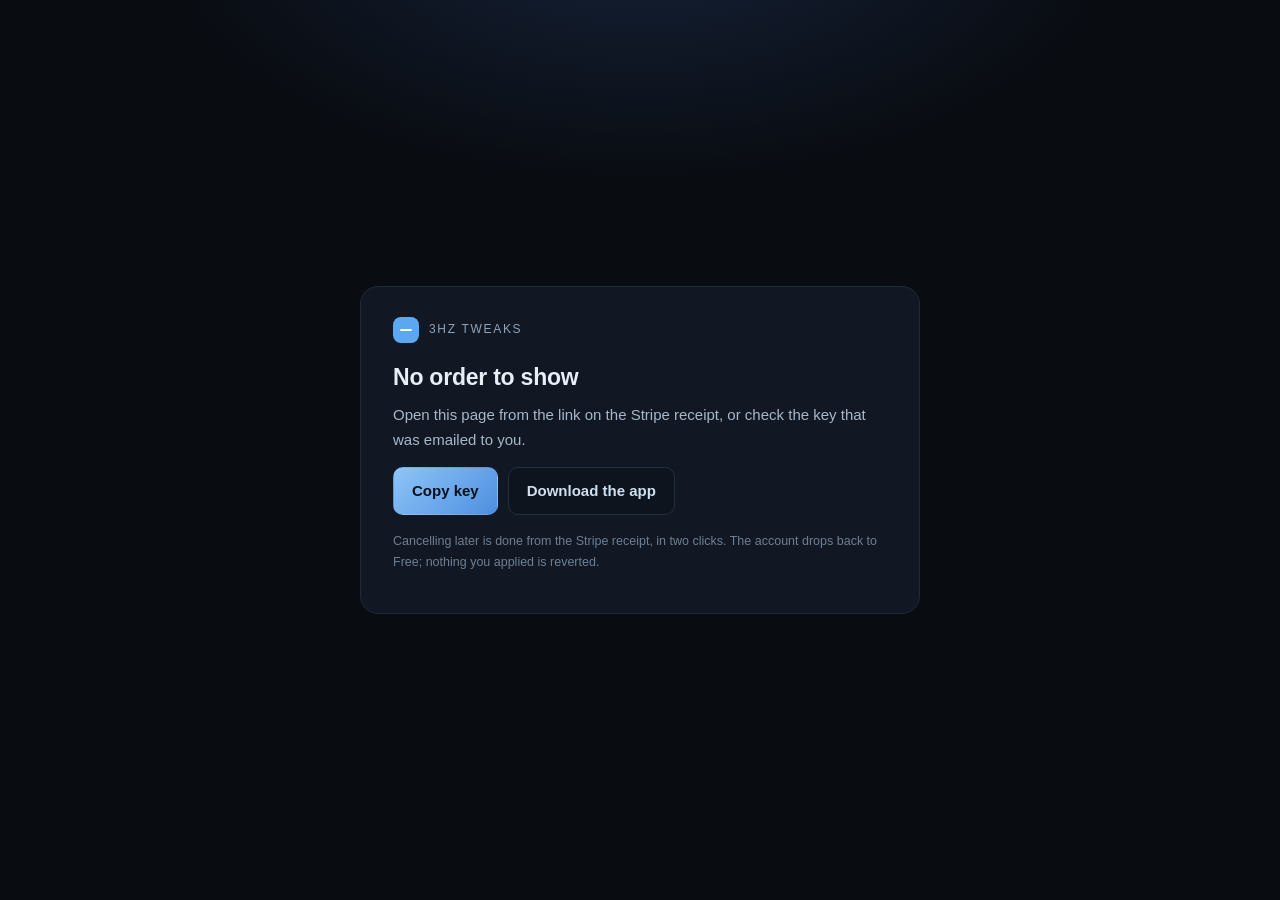
<file: success.html>
<!doctype html>
<html lang="en">
<head>
<meta charset="utf-8">
<meta name="viewport" content="width=device-width, initial-scale=1">
<title>Your 3hz Tweaks key</title>
<meta name="robots" content="noindex">
<style>
  :root { color-scheme: dark; }
  * { box-sizing: border-box; }
  body {
    margin: 0; min-height: 100vh; display: grid; place-items: center;
    background: radial-gradient(900px 500px at 50% -10%, #16233a 0%, #090c11 55%);
    color: #e8eef6; font: 15px/1.65 'Segoe UI', Helvetica, Arial, sans-serif;
    padding: 28px 16px;
  }
  .card {
    width: 100%; max-width: 560px; background: #111823; border: 1px solid #1f2a38;
    border-radius: 18px; padding: 30px 32px 26px;
  }
  .mark { display: flex; align-items: center; gap: 10px; color: #8fa3bb; font-size: 12px; letter-spacing: .14em; text-transform: uppercase; }
  .mark i { width: 26px; height: 26px; border-radius: 8px; background: #5ba8f0; display: grid; place-items: center; }
  .mark i::after { content: ""; width: 12px; height: 2px; background: #fff; border-radius: 2px; }
  h1 { font-size: 23px; margin: 16px 0 6px; letter-spacing: -.01em; }
  p { color: #a9b7c8; margin: 0 0 14px; }
  .status { color: #8fa3bb; font-size: 13.5px; }
  .key {
    margin: 18px 0 8px; padding: 16px 18px; border: 1px solid #22303f; border-radius: 12px;
    background: #0c1420; font-family: Consolas, ui-monospace, monospace; font-size: 20px;
    letter-spacing: .10em; text-align: center; color: #f2f7fd; word-break: break-all;
  }
  .row { display: flex; gap: 10px; flex-wrap: wrap; margin-top: 14px; }
  button, a.btn {
    font: inherit; font-weight: 600; border-radius: 10px; padding: 11px 18px; border: 1px solid transparent;
    cursor: pointer; text-decoration: none; display: inline-block;
  }
  button.primary { background: linear-gradient(135deg, #8fc5f7, #4d8fe0); color: #071019; }
  a.btn.ghost { background: #0d141d; border-color: #22303f; color: #cfe0f2; }
  ol { color: #a9b7c8; padding-left: 20px; margin: 18px 0 0; }
  ol li { margin-bottom: 6px; }
  code { background: #0c1420; border: 1px solid #22303f; border-radius: 6px; padding: 1px 6px; font-size: 13px; }
  .fine { color: #6f7f93; font-size: 12.5px; margin-top: 16px; }
</style>
</head>
<body>
<main class="card">
  <div class="mark"><i></i> 3hz Tweaks</div>
  <h1 id="title">Finishing your order…</h1>
  <p id="sub">Waiting for Stripe to confirm the payment. This page updates itself.</p>
  <div class="key" id="key" hidden></div>
  <div class="row" id="actions" hidden>
    <button class="primary" id="copy">Copy key</button>
    <a class="btn ghost" href="index.html#download">Download the app</a>
  </div>
  <div class="status" id="status">Checking…</div>
  <ol id="steps">
    <li>Paste the key into the app under <code>Account → Have a key?</code></li>
    <li>The plan unlocks on that PC and keeps working offline.</li>
    <li>The same key re-unlocks the app after a reinstall, and it is in your inbox too.</li>
  </ol>
  <p class="fine">Cancelling later is done from the Stripe receipt, in two clicks. The account drops back to Free; nothing you applied is reverted.</p>
</main>
<script>
(function () {
  "use strict";
  var params = new URLSearchParams(location.search);
  var order = params.get("order") || "";
  var api = params.get("api") || "https://site-10cf5e522f974961a21ae12b9d829f1c.freebuff.page";
  var title = document.getElementById("title");
  var sub = document.getElementById("sub");
  var keyBox = document.getElementById("key");
  var actions = document.getElementById("actions");
  var status = document.getElementById("status");
  var steps = document.getElementById("steps");
  var attempts = 0;

  function show(msg) { status.textContent = msg; }

  if (!/^[a-f0-9]{16,64}$/i.test(order)) {
    title.textContent = "No order to show";
    sub.textContent = "Open this page from the link on the Stripe receipt, or check the key that was emailed to you.";
    status.textContent = "";
    steps.hidden = true;
    return;
  }

  function done(data) {
    title.textContent = "You are on " + (data.plan || "the plan");
    sub.textContent = "The key is below and in your inbox. Keep it: it re-unlocks the app after a reinstall.";
    keyBox.textContent = data.key;
    keyBox.hidden = false;
    actions.hidden = false;
    show("Payment confirmed · order " + data.order.slice(0, 8) + "…");
    document.getElementById("copy").addEventListener("click", function () {
      navigator.clipboard.writeText(data.key).then(function () {
        document.getElementById("copy").textContent = "Copied";
        setTimeout(function () { document.getElementById("copy").textContent = "Copy key"; }, 1600);
      }, function () { show("Select the key and copy it manually."); });
    });
  }

  function poll() {
    attempts++;
    fetch(api + "/api/order?id=" + encodeURIComponent(order), { headers: { accept: "application/json" } })
      .then(function (r) { return r.json(); })
      .then(function (j) {
        if (j && j.ok && j.status === "paid" && j.key) return done(j);
        if (j && j.ok && j.tier) {
          show("Order received · waiting for the payment to clear (" + j.plan + ")");
        } else if (j && j.error) {
          show(j.error);
          if (attempts > 3) { title.textContent = "We could not find that order"; steps.hidden = true; return; }
        }
        if (attempts < 40) setTimeout(poll, 2500);
        else {
          title.textContent = "Still waiting for Stripe";
          sub.textContent = "The key is emailed as soon as the payment clears. You can close this page - nothing is lost.";
        }
      })
      .catch(function () {
        show("Network hiccup · retrying…");
        if (attempts < 10) setTimeout(poll, 3000);
      });
  }

  poll();
})();
</script>
</body>
</html>
</file>
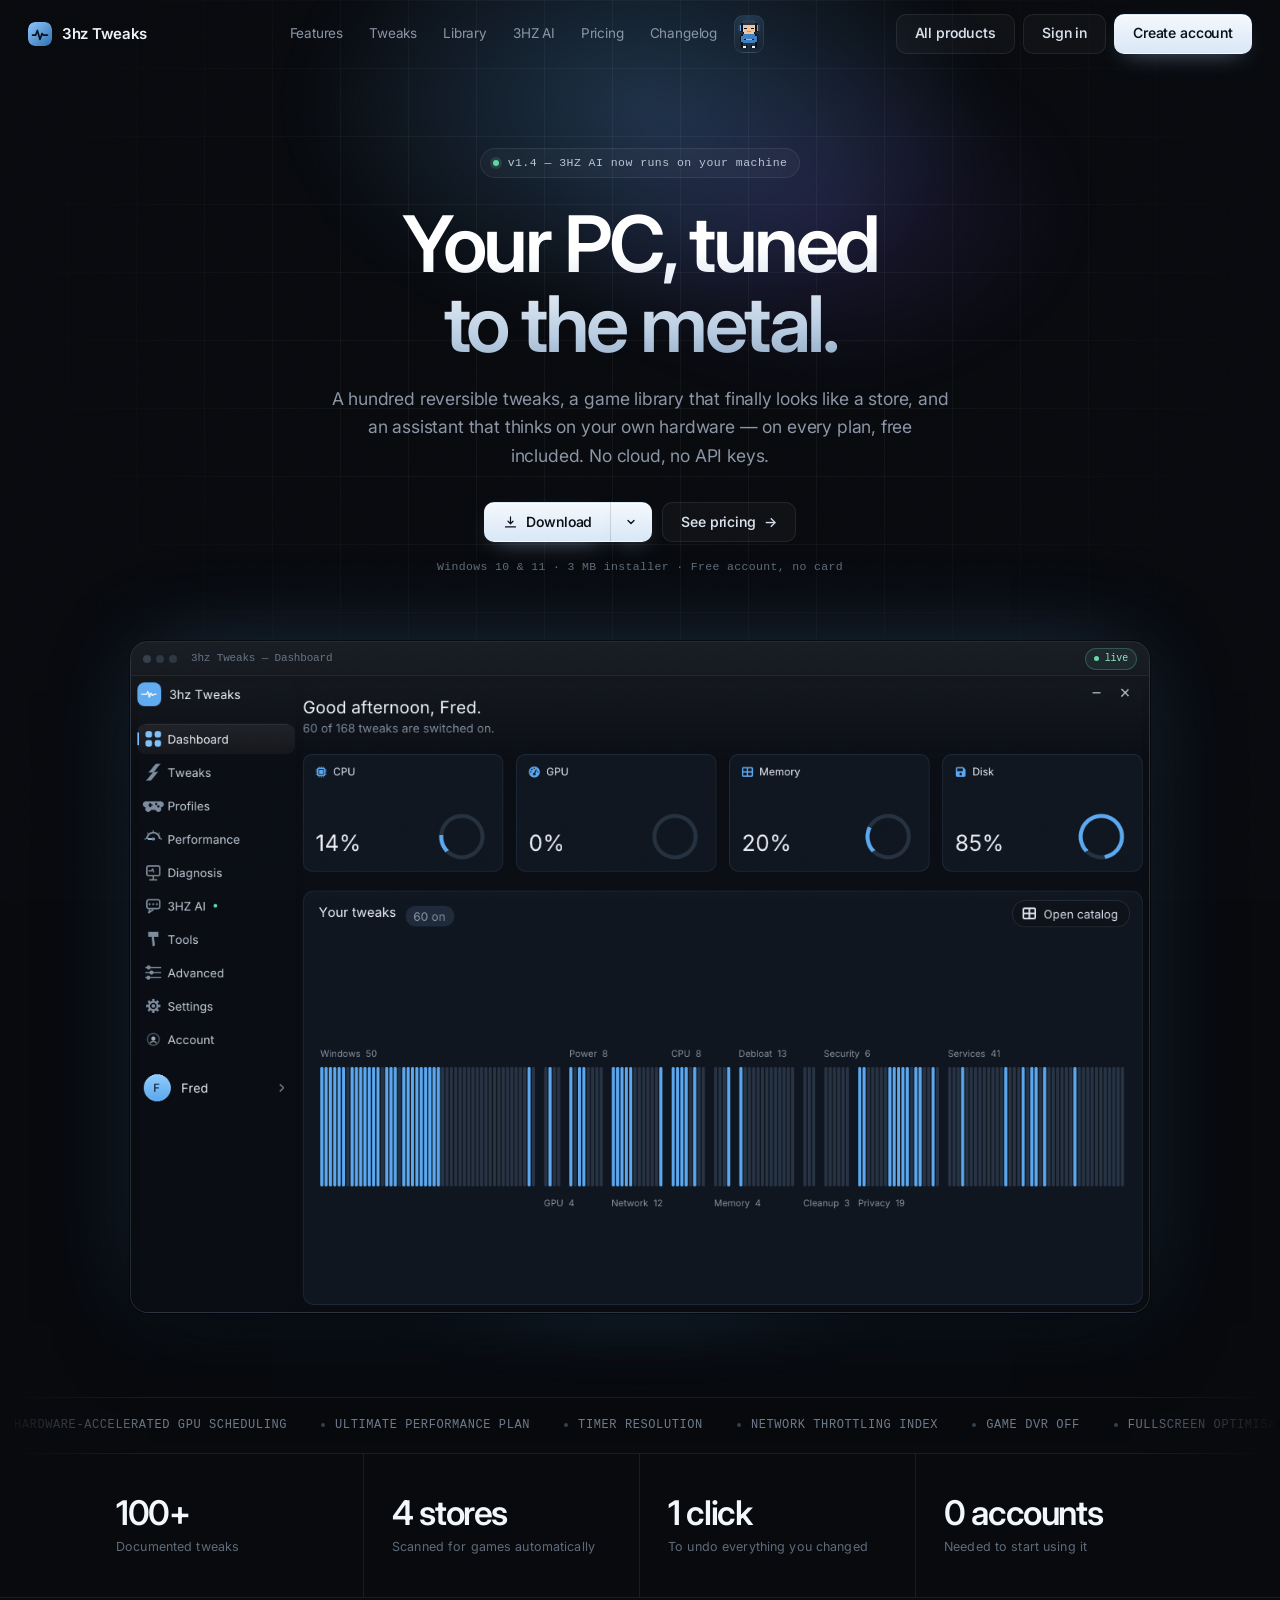
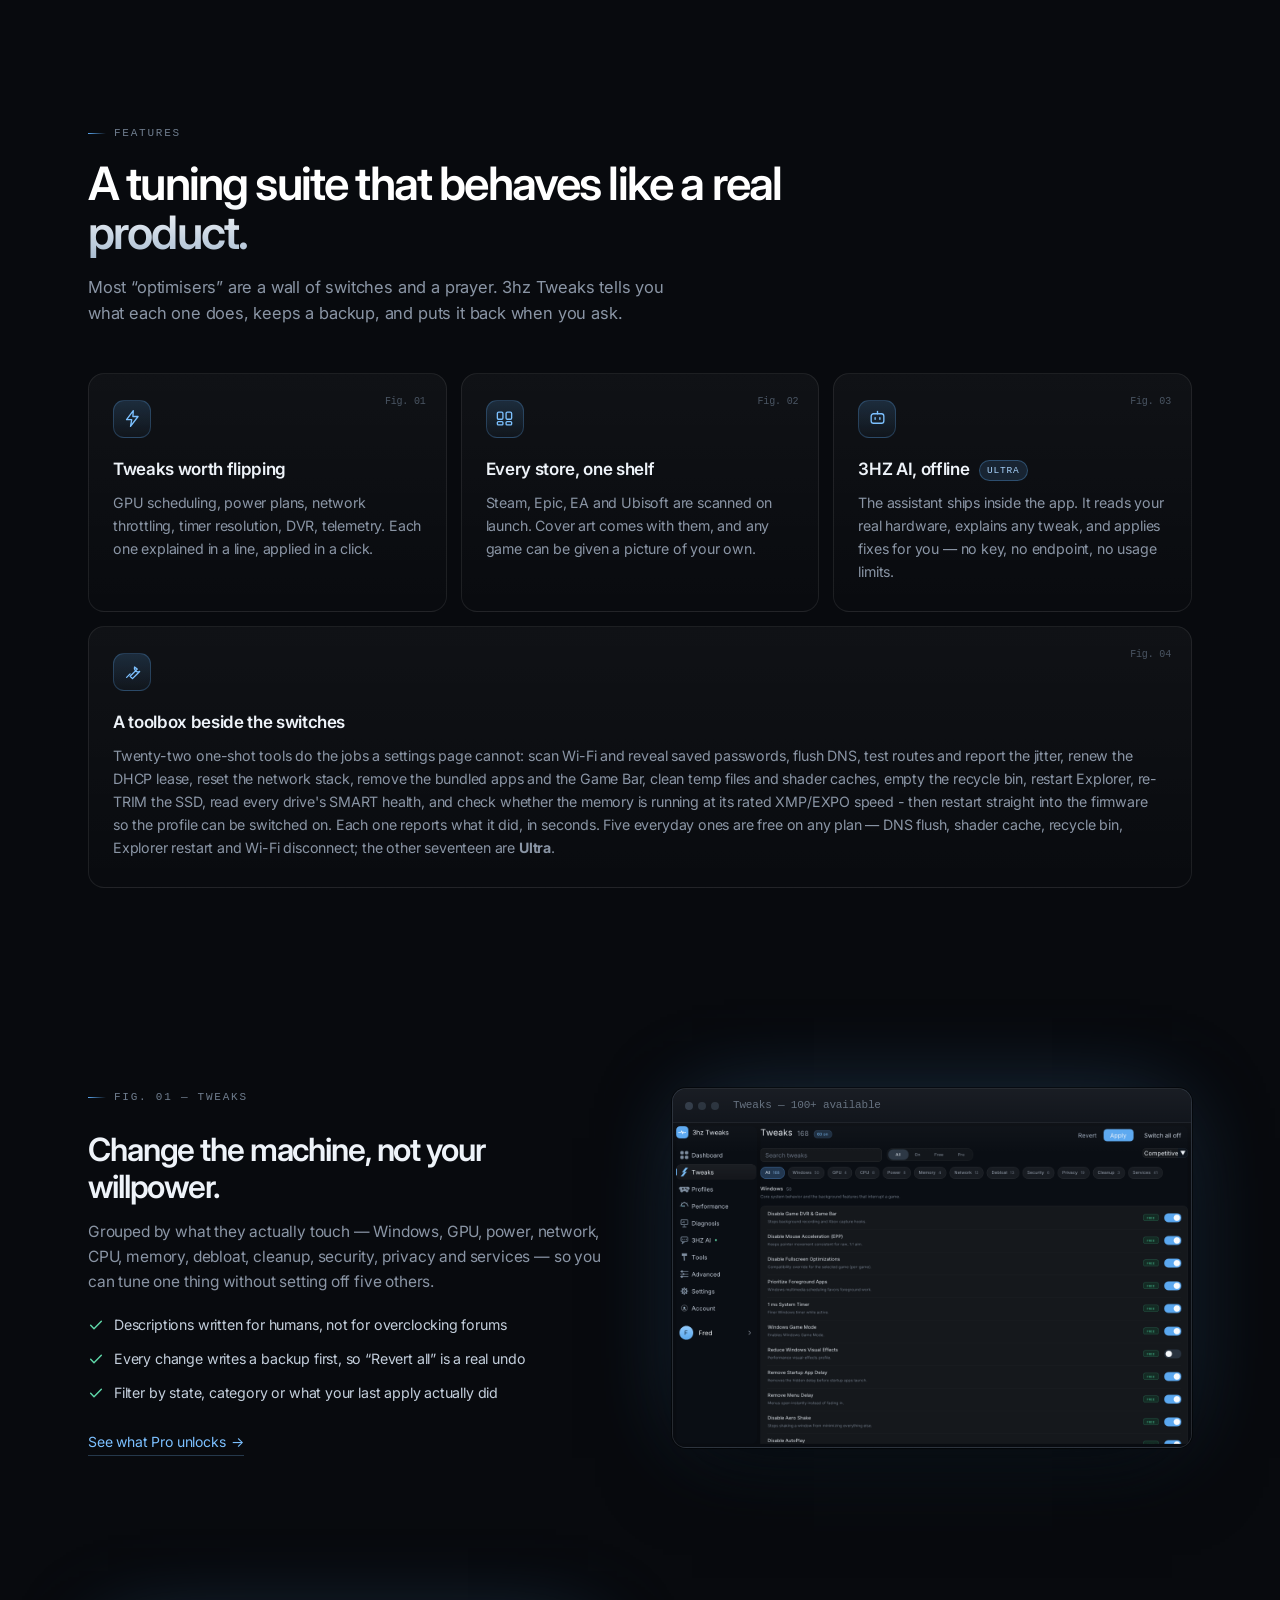
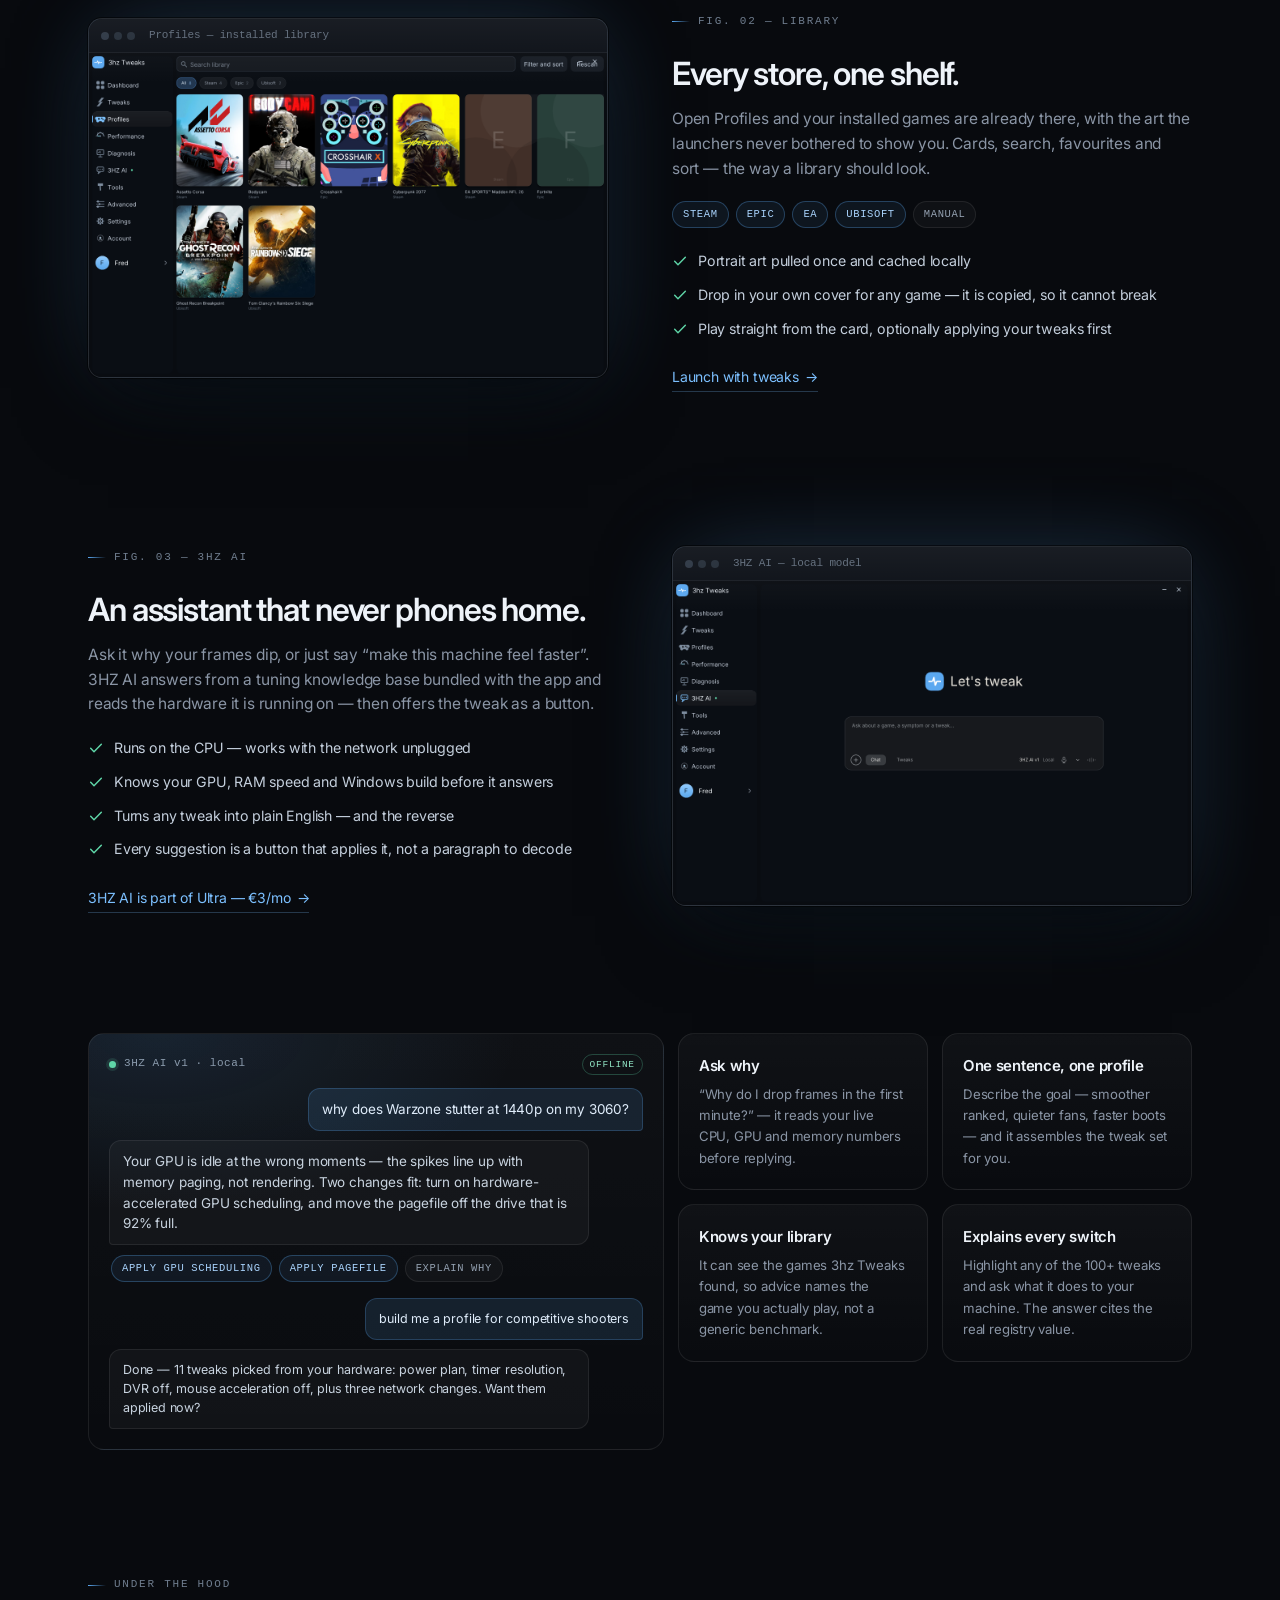
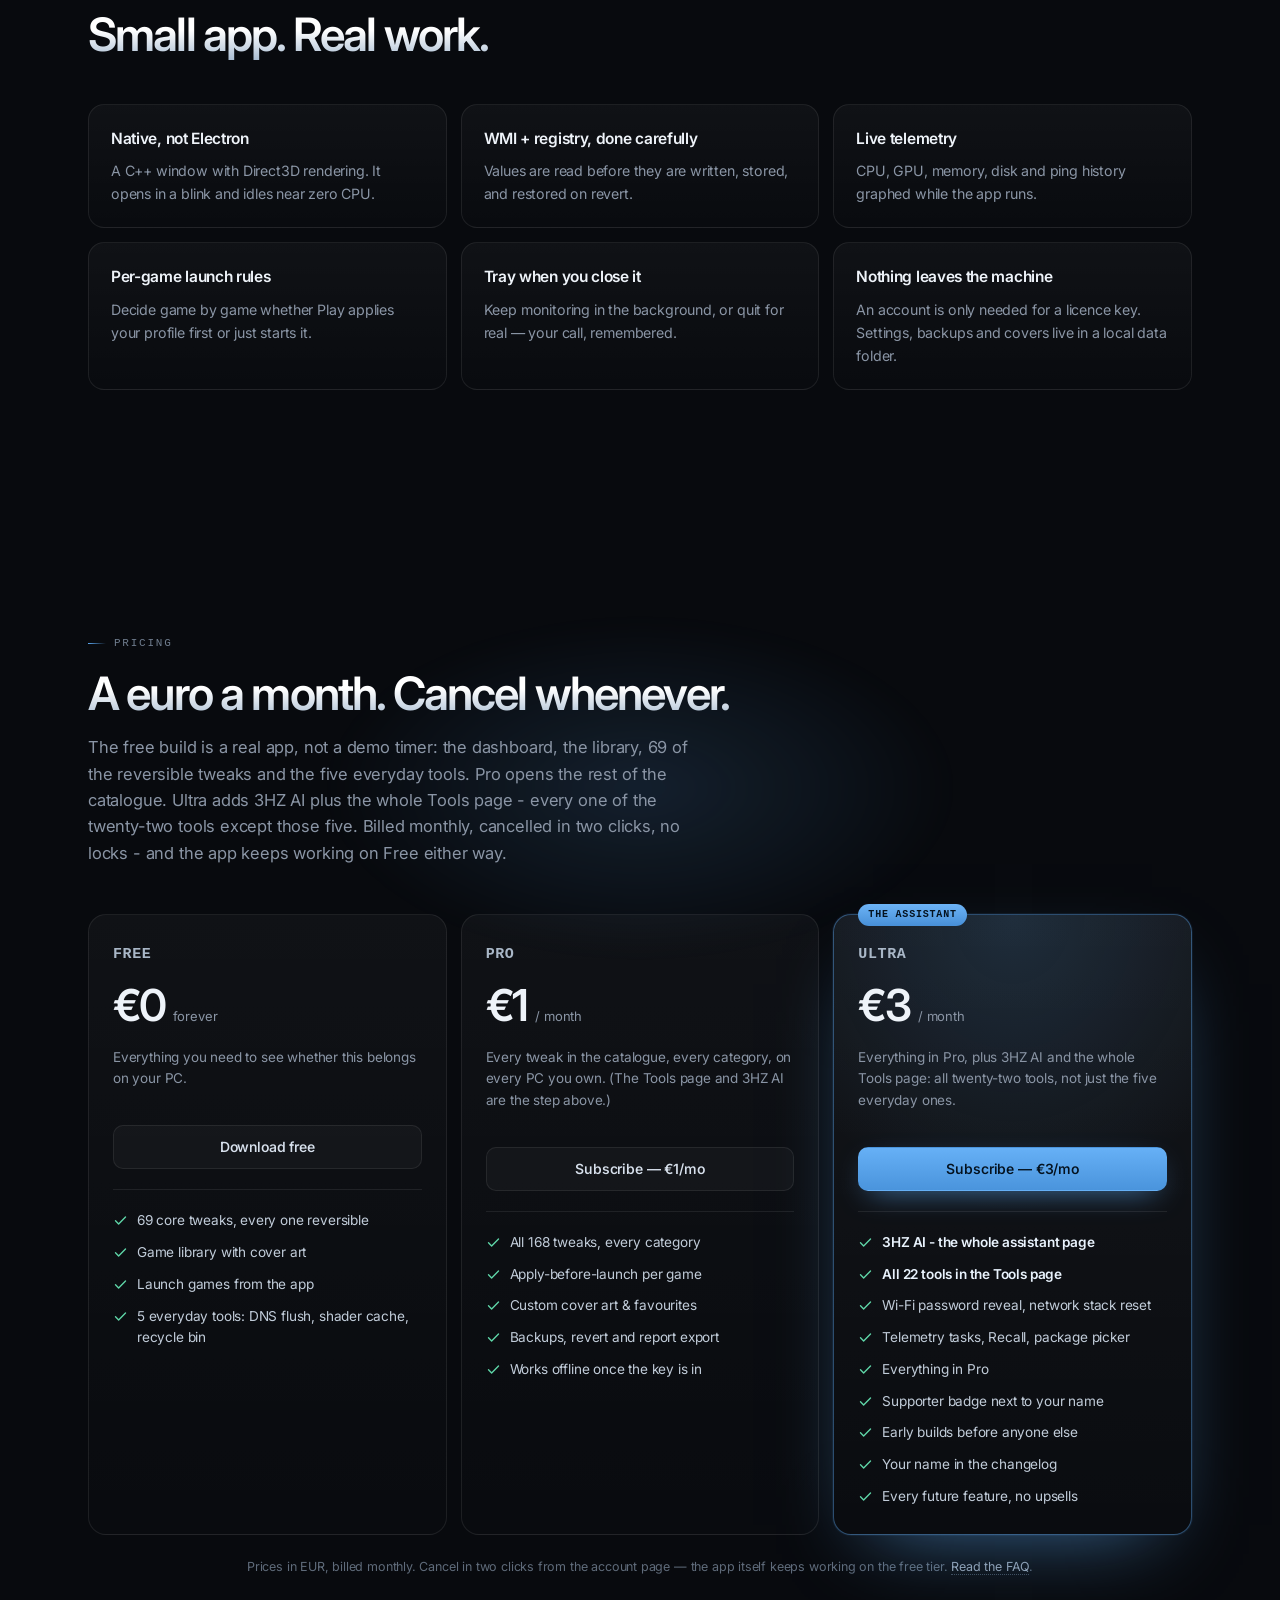
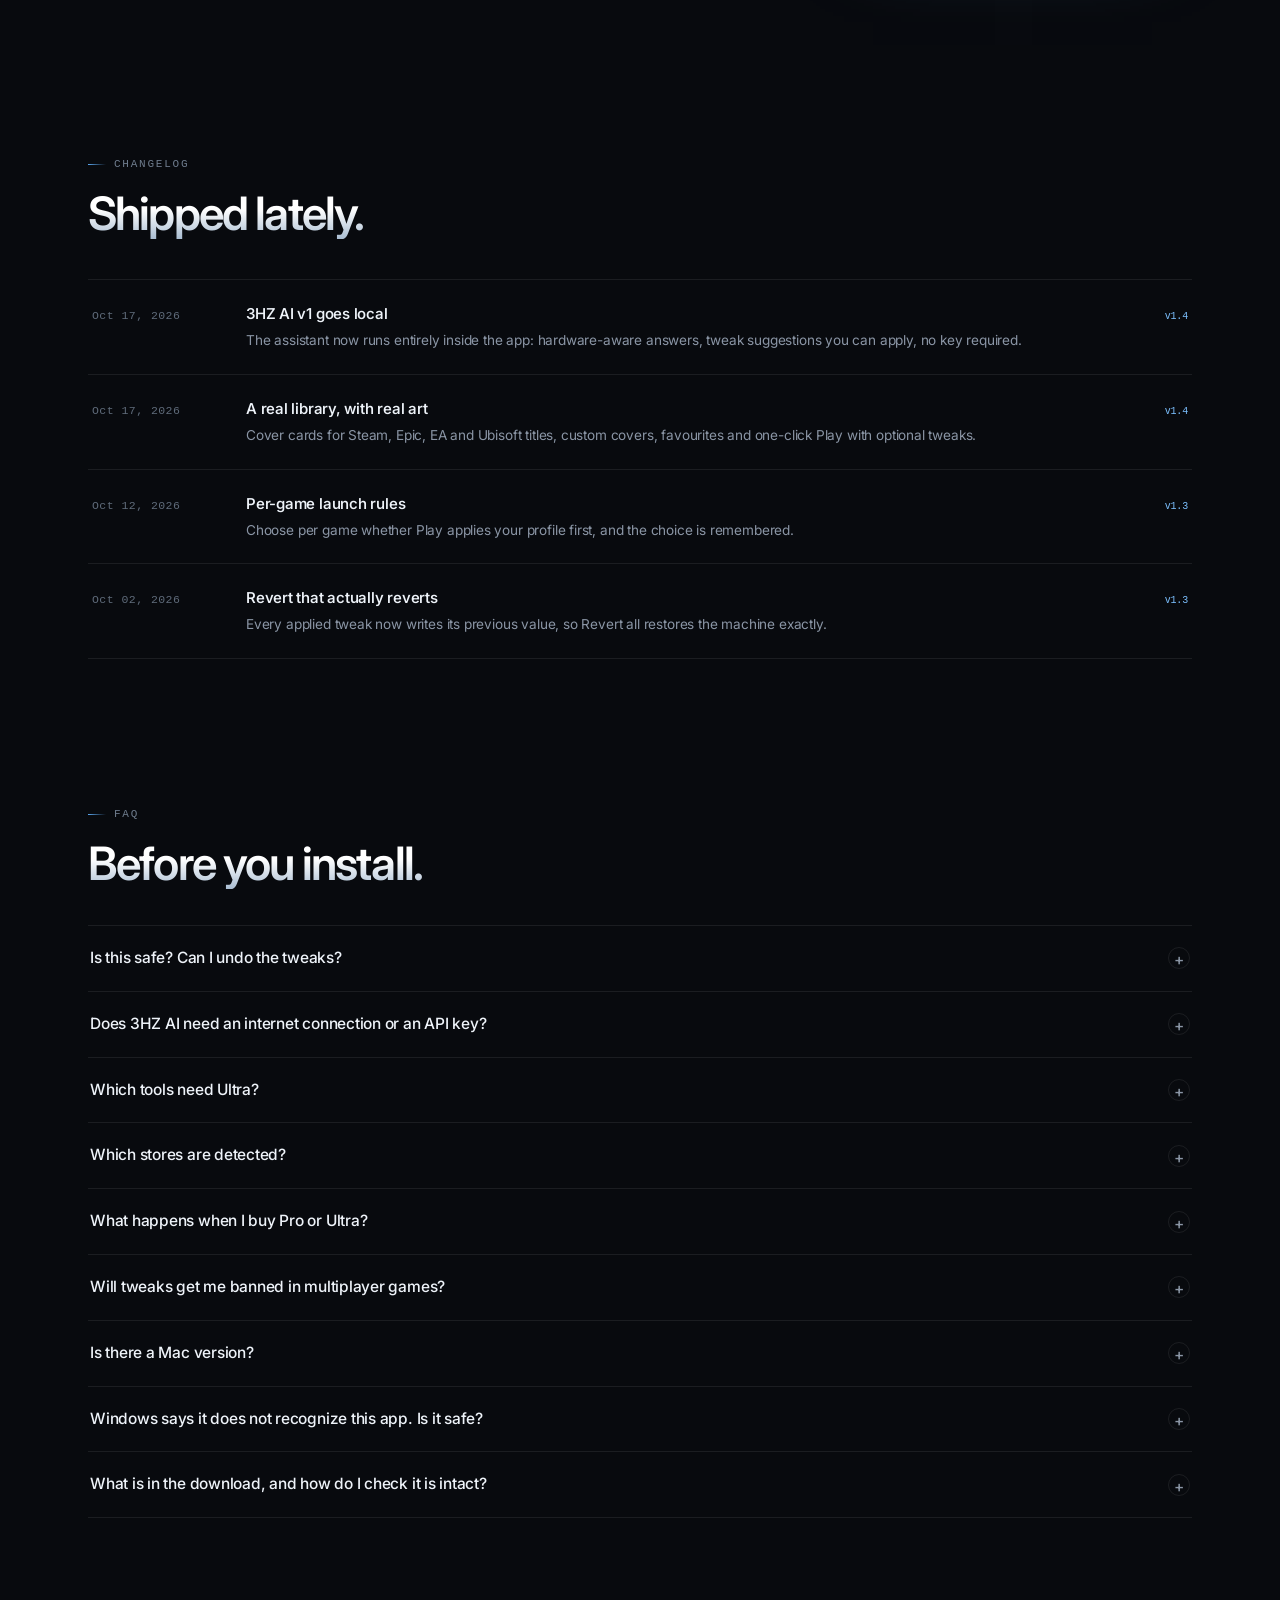
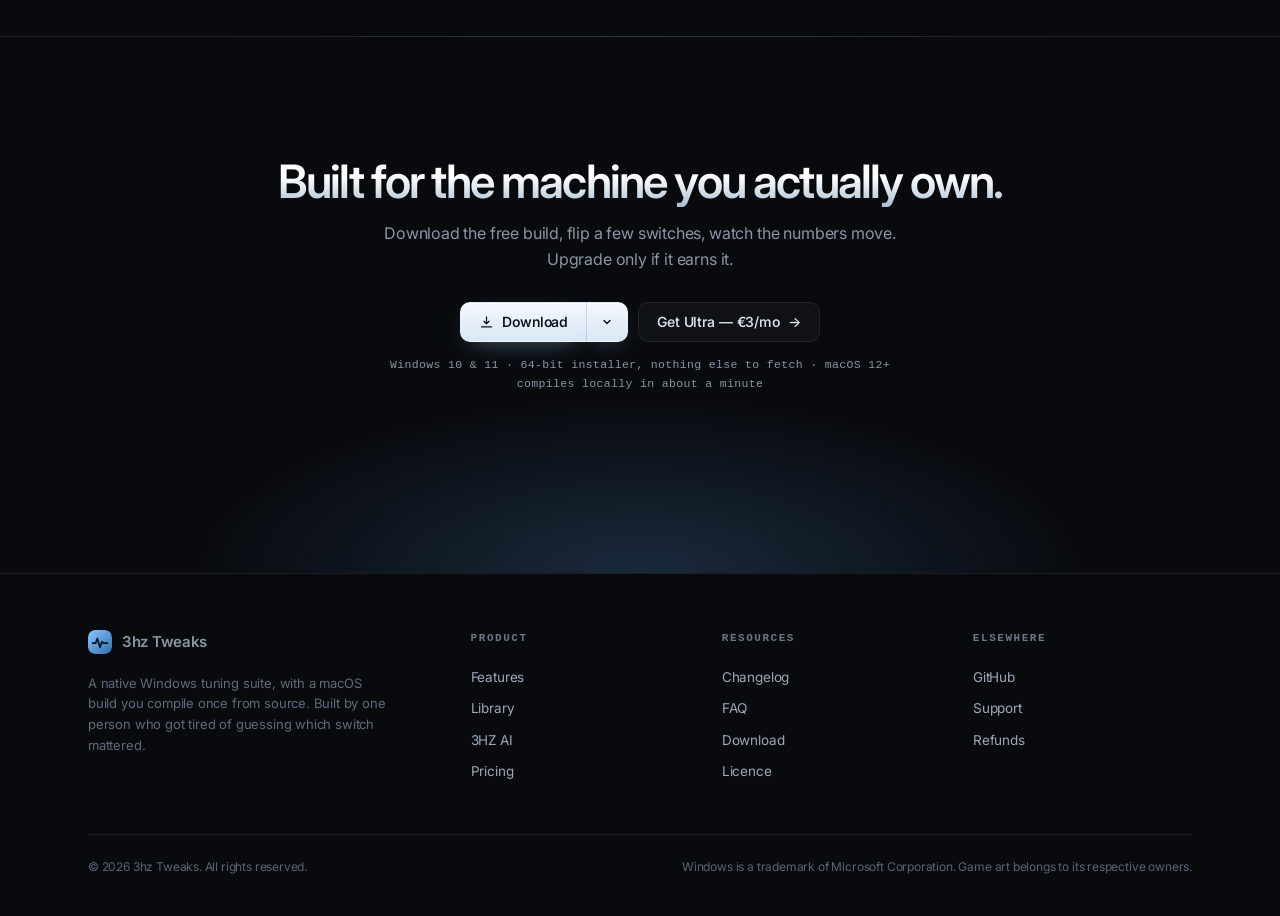
<file: tweaks.html>
<!doctype html>
<html lang="en">
<head>
<meta charset="utf-8">
<meta name="viewport" content="width=device-width, initial-scale=1">
<title>3hz Tweaks — the tuning suite for Windows</title>
<meta name="description" content="100+ reversible Windows tweaks, a game library that pulls real cover art from every store, a Wi-Fi and cleanup toolbox, and on Ultra, 3HZ AI — a tuning assistant that runs entirely on your PC.">
<meta name="theme-color" content="#080a0e">
<meta property="og:title" content="3hz Tweaks — the tuning suite for Windows">
<meta property="og:description" content="100+ reversible tweaks, every store in one library, a Wi-Fi and cleanup toolbox, and on Ultra an assistant that runs on your machine. From €1 a month.">
<meta property="og:type" content="website">
<meta property="og:image" content="assets/img/dashboard.png">
<link rel="icon" href="assets/img/favicon.svg" type="image/svg+xml">
<link rel="preconnect" href="https://fonts.googleapis.com">
<link rel="preconnect" href="https://fonts.gstatic.com" crossorigin>
<link href="https://fonts.googleapis.com/css2?family=Inter:wght@400;450;500;550;600;700&family=Silkscreen:wght@400;700&display=swap" rel="stylesheet">
<link rel="stylesheet" href="assets/styles.css?v=11">
</head>
<body id="top">
<div class="noise" aria-hidden="true"></div>

<!-- ------------------------------------------------------------------ nav -->
<header class="nav" id="nav">
  <a class="brand" href="#top" aria-label="3hz Tweaks home">
    <svg viewBox="0 0 32 32" aria-hidden="true">
      <defs>
        <linearGradient id="lg1" x1="0" y1="0" x2="1" y2="1">
          <stop offset="0" stop-color="#8cc7ff"/><stop offset="1" stop-color="#2f6fae"/>
        </linearGradient>
      </defs>
      <rect width="32" height="32" rx="9" fill="url(#lg1)"/>
      <path d="M6 17.5h4.2l2.3-6.2 3.5 12 2.7-8 1.6 2.2H26" fill="none" stroke="#06121f"
            stroke-width="2.2" stroke-linecap="round" stroke-linejoin="round"/>
    </svg>
    3hz Tweaks
  </a>

  <nav class="nav-links" aria-label="Primary">
    <a href="#features">Features</a>
    <a href="#tweaks">Tweaks</a>
    <a href="#library">Library</a>
    <a href="#assistant">3HZ AI</a>
    <a href="#pricing">Pricing</a>
    <a href="#changelog">Changelog</a>
      <button class="pixel-guy pixel-guy--nav" id="arcadeOpen" type="button"
            aria-haspopup="dialog" aria-controls="arcadeModal"
            aria-label="Play Bit Quest — seven questions about computers">
      <span class="pixel-guy-sprite" aria-hidden="true">
        <svg viewBox="0 0 14 18"><rect x="3" y="0" width="8" height="1" fill="var(--px-band)"/><rect x="2" y="1" width="10" height="1" fill="var(--px-band)"/><rect x="2" y="2" width="1" height="1" fill="var(--px-ink)"/><rect x="3" y="2" width="8" height="1" fill="var(--px-cap)"/><rect x="11" y="2" width="1" height="1" fill="var(--px-ink)"/><rect x="0" y="3" width="1" height="1" fill="var(--px-band)"/><rect x="1" y="3" width="1" height="1" fill="var(--px-cup)"/><rect x="2" y="3" width="1" height="1" fill="var(--px-ink)"/><rect x="3" y="3" width="8" height="1" fill="var(--px-skin)"/><rect x="11" y="3" width="1" height="1" fill="var(--px-ink)"/><rect x="12" y="3" width="1" height="1" fill="var(--px-cup)"/><rect x="13" y="3" width="1" height="1" fill="var(--px-band)"/><rect x="0" y="4" width="1" height="1" fill="var(--px-band)"/><rect x="1" y="4" width="1" height="1" fill="var(--px-cup)"/><rect x="2" y="4" width="1" height="1" fill="var(--px-ink)"/><rect x="3" y="4" width="8" height="1" fill="var(--px-skin)"/><rect x="11" y="4" width="1" height="1" fill="var(--px-ink)"/><rect x="12" y="4" width="1" height="1" fill="var(--px-cup)"/><rect x="13" y="4" width="1" height="1" fill="var(--px-band)"/><rect x="0" y="5" width="1" height="1" fill="var(--px-band)"/><rect x="1" y="5" width="1" height="1" fill="var(--px-cup)"/><rect x="2" y="5" width="1" height="1" fill="var(--px-ink)"/><rect x="3" y="5" width="1" height="1" fill="var(--px-skin)"/><rect x="4" y="5" width="2" height="1" fill="var(--px-eye)"/><rect x="6" y="5" width="2" height="1" fill="var(--px-skin)"/><rect x="8" y="5" width="2" height="1" fill="var(--px-eye)"/><rect x="10" y="5" width="1" height="1" fill="var(--px-skin)"/><rect x="11" y="5" width="1" height="1" fill="var(--px-ink)"/><rect x="12" y="5" width="1" height="1" fill="var(--px-cup)"/><rect x="13" y="5" width="1" height="1" fill="var(--px-band)"/><rect x="0" y="6" width="1" height="1" fill="var(--px-band)"/><rect x="1" y="6" width="1" height="1" fill="var(--px-cup)"/><rect x="2" y="6" width="1" height="1" fill="var(--px-ink)"/><rect x="3" y="6" width="8" height="1" fill="var(--px-skin)"/><rect x="11" y="6" width="1" height="1" fill="var(--px-ink)"/><rect x="12" y="6" width="1" height="1" fill="var(--px-cup)"/><rect x="13" y="6" width="1" height="1" fill="var(--px-band)"/><rect x="2" y="7" width="1" height="1" fill="var(--px-ink)"/><rect x="3" y="7" width="3" height="1" fill="var(--px-skin)"/><rect x="6" y="7" width="2" height="1" fill="var(--px-mouth)"/><rect x="8" y="7" width="3" height="1" fill="var(--px-skin)"/><rect x="11" y="7" width="1" height="1" fill="var(--px-ink)"/><rect x="3" y="8" width="1" height="1" fill="var(--px-ink)"/><rect x="4" y="8" width="6" height="1" fill="var(--px-skin)"/><rect x="10" y="8" width="1" height="1" fill="var(--px-ink)"/><rect x="2" y="9" width="1" height="1" fill="var(--px-ink)"/><rect x="3" y="9" width="8" height="1" fill="var(--px-hood)"/><rect x="11" y="9" width="1" height="1" fill="var(--px-ink)"/><rect x="1" y="10" width="1" height="1" fill="var(--px-ink)"/><rect x="2" y="10" width="10" height="1" fill="var(--px-hood)"/><rect x="12" y="10" width="1" height="1" fill="var(--px-ink)"/><rect x="1" y="11" width="1" height="1" fill="var(--px-ink)"/><rect x="2" y="11" width="10" height="1" fill="var(--px-hood)"/><rect x="12" y="11" width="1" height="1" fill="var(--px-ink)"/><rect x="1" y="12" width="1" height="1" fill="var(--px-ink)"/><rect x="2" y="12" width="2" height="1" fill="var(--px-hood)"/><rect x="4" y="12" width="1" height="1" fill="var(--px-ink)"/><rect x="5" y="12" width="4" height="1" fill="var(--px-hood-light)"/><rect x="9" y="12" width="1" height="1" fill="var(--px-ink)"/><rect x="10" y="12" width="2" height="1" fill="var(--px-hood)"/><rect x="12" y="12" width="1" height="1" fill="var(--px-ink)"/><rect x="1" y="13" width="1" height="1" fill="var(--px-ink)"/><rect x="2" y="13" width="10" height="1" fill="var(--px-hood)"/><rect x="12" y="13" width="1" height="1" fill="var(--px-ink)"/><rect x="2" y="14" width="1" height="1" fill="var(--px-ink)"/><rect x="3" y="14" width="8" height="1" fill="var(--px-hood)"/><rect x="11" y="14" width="1" height="1" fill="var(--px-ink)"/><rect x="2" y="15" width="1" height="1" fill="var(--px-ink)"/><rect x="3" y="15" width="8" height="1" fill="var(--px-pants)"/><rect x="11" y="15" width="1" height="1" fill="var(--px-ink)"/><rect x="2" y="16" width="1" height="1" fill="var(--px-ink)"/><rect x="3" y="16" width="2" height="1" fill="var(--px-pants)"/><rect x="5" y="16" width="1" height="1" fill="var(--px-ink)"/><rect x="8" y="16" width="1" height="1" fill="var(--px-ink)"/><rect x="9" y="16" width="2" height="1" fill="var(--px-pants)"/><rect x="11" y="16" width="1" height="1" fill="var(--px-ink)"/><rect x="2" y="17" width="1" height="1" fill="var(--px-ink)"/><rect x="3" y="17" width="2" height="1" fill="var(--px-shoe)"/><rect x="5" y="17" width="1" height="1" fill="var(--px-ink)"/><rect x="8" y="17" width="1" height="1" fill="var(--px-ink)"/><rect x="9" y="17" width="2" height="1" fill="var(--px-shoe)"/><rect x="11" y="17" width="1" height="1" fill="var(--px-ink)"/></svg>
      </span>
    </button>
</nav>

  <div class="nav-cta">
    <a class="btn ghost" href="index.html">All products</a>
    <button class="btn ghost" id="navSignIn" type="button">Sign in</button>
    <button class="btn primary" id="navSignUp" type="button">Create account</button>
    <button class="btn ghost acct-pill" id="navAccount" type="button" hidden>
      <span class="acct-dot"></span>
      <span id="navAccountLabel">Account</span>
      <em id="navPlan">Free</em>
    </button>
  </div>

  <button class="burger" id="burger" aria-label="Open menu" aria-expanded="false">
    <svg width="18" height="18" viewBox="0 0 24 24" fill="none" stroke="currentColor" stroke-width="1.8">
      <path d="M4 7h16M4 12h16M4 17h16" stroke-linecap="round"/>
    </svg>
  </button>
</header>

<main>
  <!-- --------------------------------------------------------------- hero -->
  <section class="hero">
    <div class="hero-glow" aria-hidden="true"></div>
    <div class="hero-grid" aria-hidden="true"></div>

    <div class="wrap hero-inner">
      <span class="eyebrow reveal"><i class="dot"></i> v1.4 — 3HZ AI now runs on your machine</span>
      <h1 class="reveal" style="--d:60ms">Your PC, tuned<br>to the metal.</h1>
      <p class="lede reveal" style="--d:120ms">
        A hundred reversible tweaks, a game library that finally looks like a store, and an
        assistant that thinks on your own hardware — on every plan, free included. No cloud, no API keys.
      </p>
      <div class="hero-cta reveal" style="--d:180ms">
        <div class="dl-split">
          <a class="btn primary dl-main" href="download/3hzTweaks-Setup.zip" download="3hzTweaks-Setup.zip">
            <svg width="15" height="15" viewBox="0 0 24 24" fill="none" stroke="currentColor" stroke-width="1.9" aria-hidden="true">
              <path d="M12 3v11m0 0 4-4m-4 4-4-4M4 19h16" stroke-linecap="round" stroke-linejoin="round"/>
            </svg>
            Download
          </a>
          <button class="btn primary dl-caret" type="button"
                  aria-expanded="false" aria-controls="dlMenuHero" aria-label="Choose Windows or macOS">
            <svg width="12" height="12" viewBox="0 0 24 24" fill="none" stroke="currentColor" stroke-width="2.7" aria-hidden="true">
              <path d="m6 9 6 6 6-6" stroke-linecap="round" stroke-linejoin="round"/>
            </svg>
          </button>
          <nav class="dl-menu" id="dlMenuHero" aria-label="Download options">
            <a class="dl-item" style="--i:0" href="download/3hzTweaks-Setup.zip" download="3hzTweaks-Setup.zip">
              <span class="dl-ico" aria-hidden="true">
                <svg width="16" height="16" viewBox="0 0 24 24" fill="currentColor">
                  <path d="M3 5.7 10.2 4.7v6.6H3zM11.4 4.5 21 3.1v8.2h-9.6zM3 12.7h7.2v6.6L3 18.3zM11.4 12.7H21V21l-9.6-1.4z"/>
                </svg>
              </span>
              <span class="dl-txt">
                <strong>Windows <em class="dl-badge">recommended</em></strong>
                <small>Installer · 10 &amp; 11, 64-bit · 3 MB</small>
              </span>
              <svg class="dl-go" width="13" height="13" viewBox="0 0 24 24" fill="none" stroke="currentColor" stroke-width="2" aria-hidden="true">
                <path d="m9 5 7 7-7 7" stroke-linecap="round" stroke-linejoin="round"/>
              </svg>
            </a>
            <a class="dl-item" style="--i:1" href="download/3hzTweaks-Portable.zip" download="3hzTweaks-Portable.zip">
              <span class="dl-ico" aria-hidden="true">
                <svg width="16" height="16" viewBox="0 0 24 24" fill="none" stroke="currentColor" stroke-width="1.7">
                  <rect x="3" y="7" width="18" height="13" rx="2.5"/>
                  <path d="M8 7V5.6A1.6 1.6 0 0 1 9.6 4h4.8A1.6 1.6 0 0 1 16 5.6V7M3 12h18" stroke-linecap="round"/>
                </svg>
              </span>
              <span class="dl-txt">
                <strong>Windows portable</strong>
                <small>No installer · unzip anywhere · 2 MB</small>
              </span>
              <svg class="dl-go" width="13" height="13" viewBox="0 0 24 24" fill="none" stroke="currentColor" stroke-width="2" aria-hidden="true">
                <path d="m9 5 7 7-7 7" stroke-linecap="round" stroke-linejoin="round"/>
              </svg>
            </a>
            <a class="dl-item" style="--i:2" href="download/3hzTweaks-macOS-source.zip" download="3hzTweaks-macOS-source.zip">
              <span class="dl-ico" aria-hidden="true">
                <svg width="16" height="16" viewBox="0 0 24 24" fill="currentColor">
                  <path d="M16.37 12.7c.02 2.9 2.54 3.86 2.57 3.88-.02.06-.4 1.37-1.32 2.72-.8 1.17-1.63 2.33-2.94 2.36-1.29.02-1.7-.76-3.17-.76-1.47 0-1.93.73-3.15.78-1.26.05-2.22-1.26-3.03-2.42-1.65-2.39-2.91-6.75-1.22-9.7.84-1.46 2.34-2.39 3.97-2.41 1.24-.02 2.4.83 3.16.83.75 0 2.17-1.03 3.66-.88.62.03 2.37.25 3.49 1.89-.09.06-2.08 1.22-2.02 3.71ZM13.9 3.6c.67-.81 1.12-1.94 1-3.07-.96.04-2.13.64-2.82 1.45-.62.72-1.16 1.87-1.02 2.98 1.07.08 2.17-.55 2.84-1.36Z"/>
                </svg>
              </span>
              <span class="dl-txt">
                <strong>macOS</strong>
                <small>12+ · source build, ~1 min · 2 MB</small>
              </span>
              <svg class="dl-go" width="13" height="13" viewBox="0 0 24 24" fill="none" stroke="currentColor" stroke-width="2" aria-hidden="true">
                <path d="m9 5 7 7-7 7" stroke-linecap="round" stroke-linejoin="round"/>
              </svg>
            </a>
            <p class="dl-note">Checksums for all three are in the <a href="#faq">FAQ</a>.</p>
          </nav>
        </div>
        <a class="btn ghost" href="#pricing">See pricing <span class="arrow">→</span></a>
      </div>
      <p class="hero-meta reveal" style="--d:240ms">Windows 10 &amp; 11 · 3 MB installer · Free account, no card</p>
    </div>

    <div class="hero-shot reveal" style="--d:300ms" data-tilt>
      <div class="shot-frame">
        <div class="shot-bar">
          <span class="shot-dots"><i></i><i></i><i></i></span>
          <span>3hz Tweaks — Dashboard</span>
          <span class="shot-tag"><i class="dot" style="width:5px;height:5px;border-radius:50%;background:#5fd6a8"></i>live</span>
        </div>
        <img src="assets/img/dashboard.png" width="1280" height="800" alt="The 3hz Tweaks dashboard showing CPU, GPU, memory and disk gauges above the tweak grid">
      </div>
      <div class="under-glow" aria-hidden="true"></div>
    </div>

    <div class="marquee" aria-hidden="true">
      <div class="marquee-track" id="marquee">
        <span>Hardware-accelerated GPU scheduling</span>
        <span>Ultimate performance plan</span>
        <span>Timer resolution</span>
        <span>Network throttling index</span>
        <span>Game DVR off</span>
        <span>Fullscreen optimisations</span>
        <span>Telemetry services</span>
        <span>Mouse acceleration</span>
        <span>HAGS</span>
        <span>Memory compression</span>
        <span>DNS over HTTPS</span>
        <span>Power throttling</span>
        <span>Wi-Fi scan and saved passwords</span>
        <span>Route tests with jitter</span>
        <span>Shader cache cleanup</span>
        <span>Package picker</span>
        <span>Telemetry tasks off</span>
        <span>SSD TRIM</span>
      </div>
    </div>
  </section>

  <!-- -------------------------------------------------------------- stats -->
  <section class="stats">
    <div class="wrap">
      <div class="stats-grid">
        <div class="stat reveal"><b data-count="100" data-suffix="+">0</b><span>Documented tweaks</span></div>
        <div class="stat reveal" style="--d:70ms"><b data-count="4" data-suffix=" stores">0</b><span>Scanned for games automatically</span></div>
        <div class="stat reveal" style="--d:140ms"><b data-count="1" data-suffix=" click">0</b><span>To undo everything you changed</span></div>
        <div class="stat reveal" style="--d:210ms"><b data-count="0" data-suffix=" accounts">0</b><span>Needed to start using it</span></div>
      </div>
    </div>
  </section>

  <!-- ----------------------------------------------------------- features -->
  <section class="section" id="features">
    <div class="wrap">
      <div class="section-head">
        <span class="label">Features</span>
        <h2 class="reveal">A tuning suite that behaves like a real product.</h2>
        <p class="reveal" style="--d:80ms">
          Most “optimisers” are a wall of switches and a prayer. 3hz Tweaks tells you what each one
          does, keeps a backup, and puts it back when you ask.
        </p>
      </div>

      <div class="cards">
        <article class="card reveal" data-spot>
          <span class="fig">Fig. 01</span>
          <div class="ico">
            <svg viewBox="0 0 24 24" fill="none" stroke="currentColor" stroke-width="1.7">
              <path d="M13 2 4.5 13.5H11L9.5 22 19 9.5h-6.5L13 2Z" stroke-linejoin="round"/>
            </svg>
          </div>
          <h3>Tweaks worth flipping</h3>
          <p>GPU scheduling, power plans, network throttling, timer resolution, DVR, telemetry. Each one explained in a line, applied in a click.</p>
        </article>

        <article class="card reveal" style="--d:80ms" data-spot>
          <span class="fig">Fig. 02</span>
          <div class="ico">
            <svg viewBox="0 0 24 24" fill="none" stroke="currentColor" stroke-width="1.7">
              <rect x="3" y="4" width="7" height="9" rx="1.6"/><rect x="14" y="4" width="7" height="9" rx="1.6"/>
              <rect x="3" y="16" width="7" height="4" rx="1.2"/><rect x="14" y="16" width="7" height="4" rx="1.2"/>
            </svg>
          </div>
          <h3>Every store, one shelf</h3>
          <p>Steam, Epic, EA and Ubisoft are scanned on launch. Cover art comes with them, and any game can be given a picture of your own.</p>
        </article>

        <article class="card reveal" style="--d:160ms" data-spot>
          <span class="fig">Fig. 03</span>
          <div class="ico">
            <svg viewBox="0 0 24 24" fill="none" stroke="currentColor" stroke-width="1.7">
              <rect x="4" y="6" width="16" height="12" rx="3"/><path d="M9 11v2M15 11v2" stroke-linecap="round"/>
              <path d="M12 3v3" stroke-linecap="round"/>
            </svg>
          </div>
          <h3>3HZ AI, offline <span class="ultra-tag">Ultra</span></h3>
          <p>The assistant ships inside the app. It reads your real hardware, explains any tweak, and applies fixes for you — no key, no endpoint, no usage limits.</p>
        </article>

        <article class="card reveal" style="grid-column: 1 / -1; --d:240ms" data-spot>
          <span class="fig">Fig. 04</span>
          <div class="ico">
            <svg viewBox="0 0 24 24" fill="none" stroke="currentColor" stroke-width="1.7">
              <path d="M14.6 6.4a4.6 4.6 0 0 0 5.8 5.8L21 12l-9 9-3-3 9-9Z" stroke-linejoin="round"/>
              <path d="M4.6 19.4 9 15" stroke-linecap="round"/>
            </svg>
          </div>
          <h3>A toolbox beside the switches</h3>
          <p>Twenty-two one-shot tools do the jobs a settings page cannot: scan Wi-Fi and reveal saved passwords, flush DNS, test routes and report the jitter, renew the DHCP lease, reset the network stack, remove the bundled apps and the Game Bar, clean temp files and shader caches, empty the recycle bin, restart Explorer, re-TRIM the SSD, read every drive's SMART health, and check whether the memory is running at its rated XMP/EXPO speed - then restart straight into the firmware so the profile can be switched on. Each one reports what it did, in seconds. Five everyday ones are free on any plan — DNS flush, shader cache, recycle bin, Explorer restart and Wi-Fi disconnect; the other seventeen are <b>Ultra</b>.</p>
        </article>
      </div>
    </div>
  </section>

  <!-- -------------------------------------------------------------- rows -->
  <section class="section" id="tweaks" style="padding-top:0">
    <div class="wrap">
      <div class="row">
        <div class="row-copy">
          <span class="label">Fig. 01 — Tweaks</span>
          <h3 class="reveal">Change the machine, not your willpower.</h3>
          <p class="reveal" style="--d:60ms">
            Grouped by what they actually touch — Windows, GPU, power, network, CPU, memory, debloat,
            cleanup, security, privacy and services — so you can tune one thing without setting off
            five others.
          </p>
          <ul class="checks reveal" style="--d:120ms">
            <li><svg viewBox="0 0 24 24" fill="none" stroke="currentColor" stroke-width="2.2"><path d="M4 12.5 9 17.5 20 6.5" stroke-linecap="round" stroke-linejoin="round"/></svg>Descriptions written for humans, not for overclocking forums</li>
            <li><svg viewBox="0 0 24 24" fill="none" stroke="currentColor" stroke-width="2.2"><path d="M4 12.5 9 17.5 20 6.5" stroke-linecap="round" stroke-linejoin="round"/></svg>Every change writes a backup first, so “Revert all” is a real undo</li>
            <li><svg viewBox="0 0 24 24" fill="none" stroke="currentColor" stroke-width="2.2"><path d="M4 12.5 9 17.5 20 6.5" stroke-linecap="round" stroke-linejoin="round"/></svg>Filter by state, category or what your last apply actually did</li>
          </ul>
          <a class="text-link" href="#pricing">See what Pro unlocks <span class="arrow">→</span></a>
        </div>
        <div class="row-media reveal" style="--d:100ms" data-tilt>
          <div class="shot-frame">
            <div class="shot-bar">
              <span class="shot-dots"><i></i><i></i><i></i></span>
              <span>Tweaks — 100+ available</span>
            </div>
            <img src="assets/img/tweaks.png" width="1280" height="800" alt="The tweak list grouped by category with switches and descriptions">
          </div>
        </div>
      </div>

      <div class="row flip" id="library">
        <div class="row-copy">
          <span class="label">Fig. 02 — Library</span>
          <h3 class="reveal">Every store, one shelf.</h3>
          <p class="reveal" style="--d:60ms">
            Open Profiles and your installed games are already there, with the art the launchers
            never bothered to show you. Cards, search, favourites and sort — the way a library
            should look.
          </p>
          <div class="chips reveal" style="--d:100ms">
            <span class="chip hot">Steam</span><span class="chip hot">Epic</span>
            <span class="chip hot">EA</span><span class="chip hot">Ubisoft</span>
            <span class="chip">Manual</span>
          </div>
          <ul class="checks reveal" style="--d:140ms">
            <li><svg viewBox="0 0 24 24" fill="none" stroke="currentColor" stroke-width="2.2"><path d="M4 12.5 9 17.5 20 6.5" stroke-linecap="round" stroke-linejoin="round"/></svg>Portrait art pulled once and cached locally</li>
            <li><svg viewBox="0 0 24 24" fill="none" stroke="currentColor" stroke-width="2.2"><path d="M4 12.5 9 17.5 20 6.5" stroke-linecap="round" stroke-linejoin="round"/></svg>Drop in your own cover for any game — it is copied, so it cannot break</li>
            <li><svg viewBox="0 0 24 24" fill="none" stroke="currentColor" stroke-width="2.2"><path d="M4 12.5 9 17.5 20 6.5" stroke-linecap="round" stroke-linejoin="round"/></svg>Play straight from the card, optionally applying your tweaks first</li>
          </ul>
          <a class="text-link" href="#pricing">Launch with tweaks <span class="arrow">→</span></a>
        </div>
        <div class="row-media reveal" style="--d:100ms" data-tilt>
          <div class="shot-frame">
            <div class="shot-bar">
              <span class="shot-dots"><i></i><i></i><i></i></span>
              <span>Profiles — installed library</span>
            </div>
            <img src="assets/img/library.png" width="1280" height="800" alt="The game library grid with cover art for Assetto Corsa, Bodycam, Cyberpunk 2077 and more">
          </div>
        </div>
      </div>

      <div class="row" id="assistant">
        <div class="row-copy">
          <span class="label">Fig. 03 — 3HZ AI</span>
          <h3 class="reveal">An assistant that never phones home.</h3>
          <p class="reveal" style="--d:60ms">
            Ask it why your frames dip, or just say “make this machine feel faster”. 3HZ AI answers
            from a tuning knowledge base bundled with the app and reads the hardware it is running
            on — then offers the tweak as a button.
          </p>
          <ul class="checks reveal" style="--d:120ms">
            <li><svg viewBox="0 0 24 24" fill="none" stroke="currentColor" stroke-width="2.2"><path d="M4 12.5 9 17.5 20 6.5" stroke-linecap="round" stroke-linejoin="round"/></svg>Runs on the CPU — works with the network unplugged</li>
            <li><svg viewBox="0 0 24 24" fill="none" stroke="currentColor" stroke-width="2.2"><path d="M4 12.5 9 17.5 20 6.5" stroke-linecap="round" stroke-linejoin="round"/></svg>Knows your GPU, RAM speed and Windows build before it answers</li>
            <li><svg viewBox="0 0 24 24" fill="none" stroke="currentColor" stroke-width="2.2"><path d="M4 12.5 9 17.5 20 6.5" stroke-linecap="round" stroke-linejoin="round"/></svg>Turns any tweak into plain English — and the reverse</li>
            <li><svg viewBox="0 0 24 24" fill="none" stroke="currentColor" stroke-width="2.2"><path d="M4 12.5 9 17.5 20 6.5" stroke-linecap="round" stroke-linejoin="round"/></svg>Every suggestion is a button that applies it, not a paragraph to decode</li>
          </ul>
          <a class="text-link" href="#pricing">3HZ AI is part of Ultra — €3/mo <span class="arrow">→</span></a>
        </div>
        <div class="row-media reveal" style="--d:100ms" data-tilt>
          <div class="shot-frame">
            <div class="shot-bar">
              <span class="shot-dots"><i></i><i></i><i></i></span>
              <span>3HZ AI — local model</span>
            </div>
            <img src="assets/img/assistant.png" width="1280" height="800" alt="The 3HZ AI assistant page with its composer and 3HZ AI v1 model label">
          </div>
        </div>
      </div>

      <!-- what the assistant actually does, in its own voice -->
      <div class="ai-deep">
        <div class="chat-demo reveal">
          <div class="chat-head">
            <span class="chat-dot"></span>
            <span>3HZ AI v1 · local</span>
            <span class="chat-badge">offline</span>
          </div>
          <div class="chat-line user">why does Warzone stutter at 1440p on my 3060?</div>
          <div class="chat-line ai">Your GPU is idle at the wrong moments — the spikes line up with memory paging, not rendering. Two changes fit: turn on hardware-accelerated GPU scheduling, and move the pagefile off the drive that is 92% full.</div>
          <div class="chat-actions">
            <span class="chip hot">Apply GPU scheduling</span>
            <span class="chip hot">Apply pagefile</span>
            <span class="chip">Explain why</span>
          </div>
          <div class="chat-line user small">build me a profile for competitive shooters</div>
          <div class="chat-line ai small">Done — 11 tweaks picked from your hardware: power plan, timer resolution, DVR off, mouse acceleration off, plus three network changes. Want them applied now?</div>
        </div>

        <div class="ai-feats">
          <article class="card reveal">
            <h3>Ask why</h3>
            <p>“Why do I drop frames in the first minute?” — it reads your live CPU, GPU and memory numbers before replying.</p>
          </article>
          <article class="card reveal" style="--d:60ms">
            <h3>One sentence, one profile</h3>
            <p>Describe the goal — smoother ranked, quieter fans, faster boots — and it assembles the tweak set for you.</p>
          </article>
          <article class="card reveal" style="--d:120ms">
            <h3>Knows your library</h3>
            <p>It can see the games 3hz Tweaks found, so advice names the game you actually play, not a generic benchmark.</p>
          </article>
          <article class="card reveal" style="--d:180ms">
            <h3>Explains every switch</h3>
            <p>Highlight any of the 100+ tweaks and ask what it does to your machine. The answer cites the real registry value.</p>
          </article>
        </div>
      </div>
    </div>
  </section>

  <!-- ------------------------------------------------------------- bento -->
  <section class="section" style="padding-top:0">
    <div class="wrap">
      <div class="section-head">
        <span class="label">Under the hood</span>
        <h2 class="reveal">Small app. Real work.</h2>
      </div>
      <div class="bento">
        <article class="card reveal" data-spot>
          <h3>Native, not Electron</h3>
          <p>A C++ window with Direct3D rendering. It opens in a blink and idles near zero CPU.</p>
        </article>
        <article class="card reveal" style="--d:60ms" data-spot>
          <h3>WMI + registry, done carefully</h3>
          <p>Values are read before they are written, stored, and restored on revert.</p>
        </article>
        <article class="card reveal" style="--d:120ms" data-spot>
          <h3>Live telemetry</h3>
          <p>CPU, GPU, memory, disk and ping history graphed while the app runs.</p>
        </article>
        <article class="card reveal" style="--d:180ms" data-spot>
          <h3>Per-game launch rules</h3>
          <p>Decide game by game whether Play applies your profile first or just starts it.</p>
        </article>
        <article class="card reveal" style="--d:240ms" data-spot>
          <h3>Tray when you close it</h3>
          <p>Keep monitoring in the background, or quit for real — your call, remembered.</p>
        </article>
        <article class="card reveal" style="--d:300ms" data-spot>
          <h3>Nothing leaves the machine</h3>
          <p>An account is only needed for a licence key. Settings, backups and covers live in a local data folder.</p>
        </article>
      </div>
    </div>
  </section>

  <!-- ----------------------------------------------------------- pricing -->
  <section class="section pricing" id="pricing">
    <div class="wrap">
      <div class="section-head">
        <span class="label">Pricing</span>
        <h2 class="reveal">A euro a month. Cancel whenever.</h2>
        <p class="reveal" style="--d:80ms">
          The free build is a real app, not a demo timer: the dashboard, the library, 69 of the
          reversible tweaks and the five everyday tools. Pro opens the rest of the catalogue. Ultra
          adds 3HZ AI plus the whole Tools page - every one of the twenty-two tools except those
          five. Billed monthly, cancelled in two clicks, no locks - and the app keeps working on
          Free either way.
        </p>
      </div>

      <div class="tiers">
        <article class="tier reveal">
          <h3>Free</h3>
          <div class="price"><b>€0</b><span>forever</span></div>
          <p class="tier-note">Everything you need to see whether this belongs on your PC.</p>
          <a class="btn ghost block" href="#download">Download free</a>
          <ul>
            <li><svg viewBox="0 0 24 24" fill="none" stroke="#5fd6a8" stroke-width="2.2"><path d="M4 12.5 9 17.5 20 6.5" stroke-linecap="round" stroke-linejoin="round"/></svg>69 core tweaks, every one reversible</li>
            <li><svg viewBox="0 0 24 24" fill="none" stroke="#5fd6a8" stroke-width="2.2"><path d="M4 12.5 9 17.5 20 6.5" stroke-linecap="round" stroke-linejoin="round"/></svg>Game library with cover art</li>
            <li><svg viewBox="0 0 24 24" fill="none" stroke="#5fd6a8" stroke-width="2.2"><path d="M4 12.5 9 17.5 20 6.5" stroke-linecap="round" stroke-linejoin="round"/></svg>Launch games from the app</li>
            <li><svg viewBox="0 0 24 24" fill="none" stroke="#5fd6a8" stroke-width="2.2"><path d="M4 12.5 9 17.5 20 6.5" stroke-linecap="round" stroke-linejoin="round"/></svg>5 everyday tools: DNS flush, shader cache, recycle bin</li>
          </ul>
        </article>

        <article class="tier reveal" style="--d:80ms">
          <h3>Pro</h3>
          <div class="price"><b>€1</b><span>/ month</span></div>
          <p class="tier-note">Every tweak in the catalogue, every category, on every PC you own. (The Tools page and 3HZ AI are the step above.)</p>
          <button class="btn ghost block" data-buy="pro">Subscribe — €1/mo</button>
          <ul>
            <li><svg viewBox="0 0 24 24" fill="none" stroke="#5fd6a8" stroke-width="2.2"><path d="M4 12.5 9 17.5 20 6.5" stroke-linecap="round" stroke-linejoin="round"/></svg>All 168 tweaks, every category</li>
            <li><svg viewBox="0 0 24 24" fill="none" stroke="#5fd6a8" stroke-width="2.2"><path d="M4 12.5 9 17.5 20 6.5" stroke-linecap="round" stroke-linejoin="round"/></svg>Apply-before-launch per game</li>
            <li><svg viewBox="0 0 24 24" fill="none" stroke="#5fd6a8" stroke-width="2.2"><path d="M4 12.5 9 17.5 20 6.5" stroke-linecap="round" stroke-linejoin="round"/></svg>Custom cover art &amp; favourites</li>
            <li><svg viewBox="0 0 24 24" fill="none" stroke="#5fd6a8" stroke-width="2.2"><path d="M4 12.5 9 17.5 20 6.5" stroke-linecap="round" stroke-linejoin="round"/></svg>Backups, revert and report export</li>
            <li><svg viewBox="0 0 24 24" fill="none" stroke="#5fd6a8" stroke-width="2.2"><path d="M4 12.5 9 17.5 20 6.5" stroke-linecap="round" stroke-linejoin="round"/></svg>Works offline once the key is in</li>
          </ul>
        </article>

        <article class="tier featured reveal" style="--d:160ms">
          <span class="badge">The assistant</span>
          <h3>Ultra</h3>
          <div class="price"><b>€3</b><span>/ month</span></div>
          <p class="tier-note">Everything in Pro, plus 3HZ AI and the whole Tools page: all twenty-two tools, not just the five everyday ones.</p>
          <button class="btn accent block" data-buy="ultra">Subscribe — €3/mo</button>
          <ul>
            <li><svg viewBox="0 0 24 24" fill="none" stroke="#5fd6a8" stroke-width="2.2"><path d="M4 12.5 9 17.5 20 6.5" stroke-linecap="round" stroke-linejoin="round"/></svg><b>3HZ AI - the whole assistant page</b></li>
            <li><svg viewBox="0 0 24 24" fill="none" stroke="#5fd6a8" stroke-width="2.2"><path d="M4 12.5 9 17.5 20 6.5" stroke-linecap="round" stroke-linejoin="round"/></svg><b>All 22 tools in the Tools page</b></li>
            <li><svg viewBox="0 0 24 24" fill="none" stroke="#5fd6a8" stroke-width="2.2"><path d="M4 12.5 9 17.5 20 6.5" stroke-linecap="round" stroke-linejoin="round"/></svg>Wi-Fi password reveal, network stack reset</li>
            <li><svg viewBox="0 0 24 24" fill="none" stroke="#5fd6a8" stroke-width="2.2"><path d="M4 12.5 9 17.5 20 6.5" stroke-linecap="round" stroke-linejoin="round"/></svg>Telemetry tasks, Recall, package picker</li>
            <li><svg viewBox="0 0 24 24" fill="none" stroke="#5fd6a8" stroke-width="2.2"><path d="M4 12.5 9 17.5 20 6.5" stroke-linecap="round" stroke-linejoin="round"/></svg>Everything in Pro</li>
            <li><svg viewBox="0 0 24 24" fill="none" stroke="#5fd6a8" stroke-width="2.2"><path d="M4 12.5 9 17.5 20 6.5" stroke-linecap="round" stroke-linejoin="round"/></svg>Supporter badge next to your name</li>
            <li><svg viewBox="0 0 24 24" fill="none" stroke="#5fd6a8" stroke-width="2.2"><path d="M4 12.5 9 17.5 20 6.5" stroke-linecap="round" stroke-linejoin="round"/></svg>Early builds before anyone else</li>
            <li><svg viewBox="0 0 24 24" fill="none" stroke="#5fd6a8" stroke-width="2.2"><path d="M4 12.5 9 17.5 20 6.5" stroke-linecap="round" stroke-linejoin="round"/></svg>Your name in the changelog</li>
            <li><svg viewBox="0 0 24 24" fill="none" stroke="#5fd6a8" stroke-width="2.2"><path d="M4 12.5 9 17.5 20 6.5" stroke-linecap="round" stroke-linejoin="round"/></svg>Every future feature, no upsells</li>
          </ul>
        </article>
      </div>

      <p class="pricing-foot">
        Prices in EUR, billed monthly. Cancel in two clicks from the account page —
        the app itself keeps working on the free tier. <a href="#faq">Read the FAQ</a>.
      </p>
    </div>
  </section>

  <!-- --------------------------------------------------------- changelog -->
  <section class="section" id="changelog" style="padding-top:40px">
    <div class="wrap">
      <div class="section-head">
        <span class="label">Changelog</span>
                <h2 class="reveal">Shipped lately.</h2>
      </div>
      <div class="log">
        <div class="log-item reveal">
          <time>Oct 17, 2026</time>
          <div>
            <h4>3HZ AI v1 goes local</h4>
            <p>The assistant now runs entirely inside the app: hardware-aware answers, tweak suggestions you can apply, no key required.</p>
          </div>
          <span class="tag">v1.4</span>
        </div>
        <div class="log-item reveal" style="--d:60ms">
          <time>Oct 17, 2026</time>
          <div>
            <h4>A real library, with real art</h4>
            <p>Cover cards for Steam, Epic, EA and Ubisoft titles, custom covers, favourites and one-click Play with optional tweaks.</p>
          </div>
          <span class="tag">v1.4</span>
        </div>
        <div class="log-item reveal" style="--d:120ms">
          <time>Oct 12, 2026</time>
          <div>
            <h4>Per-game launch rules</h4>
            <p>Choose per game whether Play applies your profile first, and the choice is remembered.</p>
          </div>
          <span class="tag">v1.3</span>
        </div>
        <div class="log-item reveal" style="--d:180ms">
          <time>Oct 02, 2026</time>
          <div>
            <h4>Revert that actually reverts</h4>
            <p>Every applied tweak now writes its previous value, so Revert all restores the machine exactly.</p>
          </div>
          <span class="tag">v1.3</span>
        </div>
      </div>
    </div>
  </section>

  <!-- --------------------------------------------------------------- faq -->
  <section class="section" id="faq" style="padding-top:20px">
    <div class="wrap">
      <div class="section-head">
        <span class="label">FAQ</span>
        <h2 class="reveal">Before you install.</h2>
      </div>
      <div class="faq-list">
        <div class="faq-item">
          <button class="faq-q" aria-expanded="false">Is this safe? Can I undo the tweaks?
            <span class="pm">+</span></button>
          <div class="faq-a"><p>Every tweak writes the previous registry or service state to a backup file before applying. “Revert all” reads those backups and restores the machine. Nothing is deleted, and no tweak runs until you ask for it.</p></div>
        </div>
        <div class="faq-item">
          <button class="faq-q" aria-expanded="false">Does 3HZ AI need an internet connection or an API key?
            <span class="pm">+</span></button>
          <div class="faq-a"><p>No, and it does not have a model to download either. 3HZ AI ships inside the app and runs on your CPU: it reads your real hardware profile locally and answers from the tuning knowledge base baked into the binary. There is no key field, no endpoint and no per-question limit - it is the Ultra tier that unlocks the page, not an internet connection.</p></div>
        </div>
        <div class="faq-item">
          <button class="faq-q" aria-expanded="false">Which tools need Ultra?
            <span class="pm">+</span></button>
          <div class="faq-a"><p>Five everyday ones work on any plan, Free included: Wi-Fi disconnect, DNS flush, clearing the shader cache, emptying the recycle bin and restarting Explorer. The other seventeen are Ultra - the Wi-Fi scan and saved-password reveal, the route test and DHCP renew, the network-stack reset, every debloat tool including the package picker that lists what Windows shipped, the temp-file cleanup, the SSD TRIM, the drive health report and the XMP/EXPO memory check that restarts into the firmware. They unlock the moment an Ultra key is pasted into Account - no restart, no download, and Pro does not include them.</p></div>
        </div>
        <div class="faq-item">
          <button class="faq-q" aria-expanded="false">Which stores are detected?
            <span class="pm">+</span></button>
          <div class="faq-a"><p>Steam, Epic, EA and Ubisoft installations are scanned automatically, including extra Steam library folders on other drives. Anything else can be added manually.</p></div>
        </div>
        <div class="faq-item">
          <button class="faq-q" aria-expanded="false">What happens when I buy Pro or Ultra?
            <span class="pm">+</span></button>
          <div class="faq-a"><p>Checkout runs on Stripe: pay by card, and a licence key for that plan is emailed to you and shown on the thank-you page. Paste it into Account → Have a key? in the app and the plan stays unlocked offline. Pro and Ultra are separate keys, so buying Ultra later does not cancel Pro - the app simply shows the better plan. Billing is monthly; cancelling from the Stripe receipt drops you back to Free and never reverts a tweak you applied.</p></div>
        </div>
        <div class="faq-item">
          <button class="faq-q" aria-expanded="false">Will tweaks get me banned in multiplayer games?
            <span class="pm">+</span></button>
          <div class="faq-a"><p>These are Windows and driver-level settings, not game modification. They do not touch game files or memory. Some competitions still have their own rules, so check them if you play on a stage.</p></div>
        </div>
        <div class="faq-item">
          <button class="faq-q" aria-expanded="false">Is there a Mac version?
            <span class="pm">+</span></button>
          <div class="faq-a">
            <p>Yes, and it is not a re-skin: Macs have no registry, so the macOS build has its own backend behind the same
              window - <code>defaults</code> for preferences, <code>pmset</code> for power, <code>sysctl</code> and
              <code>vm_stat</code> for the numbers, <code>diskutil</code> for drives. It carries 20 Mac-only tweaks
              (hide the Dock, scale minimise, full path in the Finder title, fast key repeat, less motion, reduce
              transparency, dark mode, no screenshot shadows) and a Mac disk cleaner for caches, logs, Xcode derived
              data and package caches.</p>
            <p>Apple apps can only be compiled on a Mac, so there is no installer to hand out: the download is the
              source with <code>build-macos.command</code> in it. Unzip, double-click that file, and it checks for the
              Xcode command line tools and CMake (offering to install CMake with Homebrew), builds the app and opens
              it. It is unsigned, so the first launch needs right-click → Open. Free, same as the Windows build.</p>
          </div>
        </div>
        <div class="faq-item">
          <button class="faq-q" aria-expanded="false">Windows says it does not recognize this app. Is it safe?
            <span class="pm">+</span></button>
          <div class="faq-a"><p>The build is not code-signed yet, so SmartScreen shows "Windows protected your PC"
            the first time you run the installer. If you would rather not take that on trust, check the
            <code>sha256</code> in the download question below - then choose <b>More info</b> and <b>Run anyway</b>.
            The installer needs no admin rights: it copies the app into your own user folder, and the app itself
            only writes the registry values a tweak owns, storing the old ones so every change reverts.</p></div>
        </div>
        <div class="faq-item">
          <button class="faq-q" aria-expanded="false">What is in the download, and how do I check it is intact?
            <span class="pm">+</span></button>
          <div class="faq-a">
            <p><b>3hzTweaks-Setup.zip</b> (3 MB) holds the installer plus its <code>app</code> folder; run
              <code>3hzTweaksSetup.exe</code> from inside the unzipped folder and it copies the app, its two fonts
              and its uninstaller to the folder you choose. <b>3hzTweaks-Portable.zip</b> (2 MB) is the app itself:
              <code>3hzTweaks.exe</code> with <code>Inter.ttf</code> and <code>fa-solid-900.ttf</code> next to it,
              which must stay together - unzip the folder anywhere and run the .exe.</p>
            <p>Check the download with <code>certutil -hashfile 3hzTweaks-Setup.zip SHA256</code> in the folder you saved
              it to. It should print:</p>
            <p><code>d0f1e55c6faca6dc1dc7d3e38a67561265de210eee173bde00fc52389222ee2a</code> for the installer zip, and<br>
              <code>87df6be26a27687280c3646bfe44bd994f6549ec60ce6925a4ff69e17c735df9</code> for the portable zip.</p>
            <p><b>3hzTweaks-macOS-source.zip</b> (2 MB) is the Mac build's source in <code>3hzTweaks-macOS/</code>, with
              <code>build-macos.command</code> beside it. Its sha256 is<br>
              <code>1ee9ddfc137a0974faa5a51471e2f7fce50dd0272b1c23560e6bb8c237998113</code> - check it on a Mac with
              <code>shasum -a 256 3hzTweaks-macOS-source.zip</code>.</p>
          </div>
        </div>
      </div>
    </div>
  </section>

  <!-- ---------------------------------------------------------- final cta -->
  <section class="cta-final" id="download">
    <div class="wrap">
      <h2 class="reveal">Built for the machine you actually own.</h2>
      <p class="reveal" style="--d:60ms">Download the free build, flip a few switches, watch the numbers move. Upgrade only if it earns it.</p>
      <div class="hero-cta reveal" style="--d:120ms">
        <div class="dl-split" id="dlSplit">
          <a class="btn primary dl-main" id="downloadBtn" href="download/3hzTweaks-Setup.zip" download="3hzTweaks-Setup.zip">
            <svg width="15" height="15" viewBox="0 0 24 24" fill="none" stroke="currentColor" stroke-width="1.9" aria-hidden="true">
              <path d="M12 3v11m0 0 4-4m-4 4-4-4M4 19h16" stroke-linecap="round" stroke-linejoin="round"/>
            </svg>
            Download
          </a>
          <button class="btn primary dl-caret" id="dlToggle" type="button"
                  aria-expanded="false" aria-controls="dlMenu" aria-label="Choose Windows or macOS">
            <svg width="12" height="12" viewBox="0 0 24 24" fill="none" stroke="currentColor" stroke-width="2.7" aria-hidden="true">
              <path d="m6 9 6 6 6-6" stroke-linecap="round" stroke-linejoin="round"/>
            </svg>
          </button>
          <nav class="dl-menu" id="dlMenu" aria-label="Download options">
            <a class="dl-item" style="--i:0" href="download/3hzTweaks-Setup.zip" download="3hzTweaks-Setup.zip">
              <span class="dl-ico" aria-hidden="true">
                <svg width="16" height="16" viewBox="0 0 24 24" fill="currentColor">
                  <path d="M3 5.7 10.2 4.7v6.6H3zM11.4 4.5 21 3.1v8.2h-9.6zM3 12.7h7.2v6.6L3 18.3zM11.4 12.7H21V21l-9.6-1.4z"/>
                </svg>
              </span>
              <span class="dl-txt">
                <strong>Windows <em class="dl-badge">recommended</em></strong>
                <small>Installer · 10 &amp; 11, 64-bit · 3 MB</small>
              </span>
              <svg class="dl-go" width="13" height="13" viewBox="0 0 24 24" fill="none" stroke="currentColor" stroke-width="2" aria-hidden="true">
                <path d="m9 5 7 7-7 7" stroke-linecap="round" stroke-linejoin="round"/>
              </svg>
            </a>
            <a class="dl-item" style="--i:1" href="download/3hzTweaks-Portable.zip" download="3hzTweaks-Portable.zip">
              <span class="dl-ico" aria-hidden="true">
                <svg width="16" height="16" viewBox="0 0 24 24" fill="none" stroke="currentColor" stroke-width="1.7">
                  <rect x="3" y="7" width="18" height="13" rx="2.5"/>
                  <path d="M8 7V5.6A1.6 1.6 0 0 1 9.6 4h4.8A1.6 1.6 0 0 1 16 5.6V7M3 12h18" stroke-linecap="round"/>
                </svg>
              </span>
              <span class="dl-txt">
                <strong>Windows portable</strong>
                <small>No installer · unzip anywhere · 2 MB</small>
              </span>
              <svg class="dl-go" width="13" height="13" viewBox="0 0 24 24" fill="none" stroke="currentColor" stroke-width="2" aria-hidden="true">
                <path d="m9 5 7 7-7 7" stroke-linecap="round" stroke-linejoin="round"/>
              </svg>
            </a>
            <a class="dl-item" style="--i:2" href="download/3hzTweaks-macOS-source.zip" download="3hzTweaks-macOS-source.zip">
              <span class="dl-ico" aria-hidden="true">
                <svg width="16" height="16" viewBox="0 0 24 24" fill="currentColor">
                  <path d="M16.37 12.7c.02 2.9 2.54 3.86 2.57 3.88-.02.06-.4 1.37-1.32 2.72-.8 1.17-1.63 2.33-2.94 2.36-1.29.02-1.7-.76-3.17-.76-1.47 0-1.93.73-3.15.78-1.26.05-2.22-1.26-3.03-2.42-1.65-2.39-2.91-6.75-1.22-9.7.84-1.46 2.34-2.39 3.97-2.41 1.24-.02 2.4.83 3.16.83.75 0 2.17-1.03 3.66-.88.62.03 2.37.25 3.49 1.89-.09.06-2.08 1.22-2.02 3.71ZM13.9 3.6c.67-.81 1.12-1.94 1-3.07-.96.04-2.13.64-2.82 1.45-.62.72-1.16 1.87-1.02 2.98 1.07.08 2.17-.55 2.84-1.36Z"/>
                </svg>
              </span>
              <span class="dl-txt">
                <strong>macOS</strong>
                <small>12+ · source build, ~1 min · 2 MB</small>
              </span>
              <svg class="dl-go" width="13" height="13" viewBox="0 0 24 24" fill="none" stroke="currentColor" stroke-width="2" aria-hidden="true">
                <path d="m9 5 7 7-7 7" stroke-linecap="round" stroke-linejoin="round"/>
              </svg>
            </a>
            <p class="dl-note">Checksums for all three are in the <a href="#faq">FAQ</a>.</p>
          </nav>
        </div>
        <button class="btn ghost" data-buy="ultra">Get Ultra — €3/mo <span class="arrow">→</span></button>
      </div>
      <p class="hero-meta reveal" style="--d:180ms">Windows 10 &amp; 11 · 64-bit installer, nothing else to fetch · macOS 12+ compiles locally in about a minute</p>
    </div>
  </section>
</main>

<footer>
  <div class="wrap">
    <div class="foot-grid">
      <div class="foot-brand">
        <a class="brand" href="#top">
          <svg viewBox="0 0 32 32" aria-hidden="true">
            <defs>
              <linearGradient id="lg2" x1="0" y1="0" x2="1" y2="1">
                <stop offset="0" stop-color="#8cc7ff"/><stop offset="1" stop-color="#2f6fae"/>
              </linearGradient>
            </defs>
            <rect width="32" height="32" rx="9" fill="url(#lg2)"/>
            <path d="M6 17.5h4.2l2.3-6.2 3.5 12 2.7-8 1.6 2.2H26" fill="none" stroke="#06121f"
                  stroke-width="2.2" stroke-linecap="round" stroke-linejoin="round"/>
          </svg>
          3hz Tweaks
        </a>
        <p>A native Windows tuning suite, with a macOS build you compile once from source. Built by one person who got tired of guessing which switch mattered.</p>
      </div>
      <div class="foot-col">
        <h5>Product</h5>
        <a href="#features">Features</a>
        <a href="#library">Library</a>
        <a href="#assistant">3HZ AI</a>
        <a href="#pricing">Pricing</a>
      </div>
      <div class="foot-col">
        <h5>Resources</h5>
        <a href="#changelog">Changelog</a>
        <a href="#faq">FAQ</a>
        <a href="#download">Download</a>
        <a href="#pricing">Licence</a>
      </div>
      <div class="foot-col">
        <h5>Elsewhere</h5>
        <a href="https://github.com/frotz69" target="_blank" rel="noopener">GitHub</a>
        <a href="mailto:hello@3hztweaks.dev">Support</a>
        <a href="#pricing">Refunds</a>
      </div>
    </div>
    <div class="foot-base">
      <span>© <span id="year">2026</span> 3hz Tweaks. All rights reserved.</span>
      <span>Windows is a trademark of Microsoft Corporation. Game art belongs to its respective owners.</span>
    </div>
  </div>
</footer>

<!-- ------------------------------------------------------------- checkout -->
<div class="modal" id="modal" role="dialog" aria-modal="true" aria-labelledby="modalTitle">
  <div class="modal-card">
    <div id="modalForm">
      <div class="modal-head">
        <div>
          <h3 id="modalTitle">Checkout</h3>
          <p id="modalSub">Pro · €1.00 / month</p>
        </div>
        <button class="modal-close" id="modalClose" aria-label="Close checkout">
          <svg width="14" height="14" viewBox="0 0 24 24" fill="none" stroke="currentColor" stroke-width="2">
            <path d="M6 6l12 12M18 6 6 18" stroke-linecap="round"/>
          </svg>
        </button>
      </div>

      <div class="preview-flag" id="betaFlag" hidden>
        <svg width="12" height="12" viewBox="0 0 24 24" fill="none" stroke="currentColor" stroke-width="2">
          <path d="M12 8v5m0 3.5v.5" stroke-linecap="round"/><circle cx="12" cy="12" r="9"/>
        </svg>
        Card payments are not switched on yet — this key is free during setup
      </div>

      <div class="order">
        <div class="order-line"><span id="orderTier">Pro subscription</span><b id="orderPrice">€1.00 / mo</b></div>
        <div class="order-line"><span>Billing</span><b id="orderUpdates">Monthly, cancel anytime</b></div>
        <div class="order-line total"><span>Due today</span><b id="orderTotal">€1.00</b></div>
      </div>

      <form id="payForm" novalidate>
        <div class="field">
          <label for="email">Email for your licence key</label>
          <input id="email" type="email" placeholder="you@example.com" autocomplete="email" required>
        </div>
        <p class="pay-note">
          Card, Apple Pay or Google Pay on Stripe's page. The key is emailed the moment the payment
          clears and also shown on the thank-you page — the same key re-unlocks the app after a reinstall.
        </p>
        <p class="pay-alert" id="payNote" role="status" hidden></p>
        <button class="btn accent block" id="payBtn" type="submit">Continue to Stripe</button>
        <div class="pay-meta">
          <svg width="12" height="12" viewBox="0 0 24 24" fill="none" stroke="currentColor" stroke-width="2">
            <rect x="4" y="10" width="16" height="10" rx="2"/><path d="M8 10V7a4 4 0 0 1 8 0v3"/>
          </svg>
          No payment details stored · key and receipt by email
        </div>
      </form>
    </div>

    <div id="modalDone" hidden>
      <div class="success">
        <div class="tick">
          <svg width="26" height="26" viewBox="0 0 24 24" fill="none" stroke="currentColor" stroke-width="2.4">
            <path d="M4 12.5 9 17.5 20 6.5" stroke-linecap="round" stroke-linejoin="round"/>
          </svg>
        </div>
        <h4>You're in.</h4>
        <p id="doneCopy">Your licence key is on its way. Paste it into the app under Account.</p>
        <code class="key" id="licenceKey">3HZ-0000-0000-0000</code>
        <button class="btn ghost block" id="copyKey">Copy licence key</button>
      </div>
    </div>
  </div>
</div>

<!-- ---------------------------------------------------------- account ---- -->
<div class="modal" id="acctModal" role="dialog" aria-modal="true" aria-labelledby="acctTitle">
  <div class="modal-card acct-card">
    <div class="modal-head">
      <div>
        <h3 id="acctTitle">Welcome back</h3>
        <p id="acctSub">One account for your plan, your key and your tweaks.</p>
      </div>
      <button class="modal-close" id="acctClose" aria-label="Close">
        <svg width="14" height="14" viewBox="0 0 24 24" fill="none" stroke="currentColor" stroke-width="2">
          <path d="M6 6l12 12M18 6 6 18" stroke-linecap="round"/>
        </svg>
      </button>
    </div>

    <div class="acct-tabs" id="acctTabs" role="tablist">
      <button class="acct-tab is-on" data-tab="signin" type="button" role="tab">Sign in</button>
      <button class="acct-tab" data-tab="signup" type="button" role="tab">Create account</button>
      <span class="acct-ink" id="acctInk"></span>
    </div>

    <!-- sign in -->
    <form class="acct-panel is-on" data-panel="signin" novalidate>
      <div class="field">
        <label for="siEmail">Email</label>
        <input id="siEmail" type="email" autocomplete="username" placeholder="you@example.com" required>
      </div>
      <div class="field">
        <label for="siPass">Password</label>
        <input id="siPass" type="password" autocomplete="current-password" placeholder="Your password" required>
      </div>
      <button class="btn primary block" type="submit">Sign in</button>
      <p class="acct-foot">No account yet? <button type="button" class="linkish" data-tab="signup">Create one</button> — it takes the key you were mailed.</p>
    </form>

    <!-- create account -->
    <form class="acct-panel" data-panel="signup" novalidate>
      <div class="field">
        <label for="suEmail">Email</label>
        <input id="suEmail" type="email" autocomplete="email" placeholder="you@example.com" required>
      </div>
      <div class="field">
        <label for="suPass">Password</label>
        <input id="suPass" type="password" autocomplete="new-password" placeholder="At least 8 characters" required>
      </div>
      <button class="btn primary block" type="submit">Create account</button>
      <p class="acct-foot">We email a 6-digit code to that address to prove it is yours. The free plan includes the dashboard, the library, 69 tweaks and the five everyday tools; Ultra adds 3HZ AI and the whole Tools page - twenty-two tools in total.</p>
    </form>

    <!-- verification -->
    <form class="acct-panel" data-panel="verify" novalidate>
      <p class="acct-lede" id="verifyLede">Enter the 6-digit code we just emailed you.</p>
      <input class="code-input" id="verifyCode" inputmode="numeric" maxlength="6" placeholder="000000" autocomplete="one-time-code" aria-label="Verification code">
      <button class="btn primary block" type="submit">Verify and sign in</button>
      <p class="acct-foot"><button type="button" class="linkish" id="resendCode">Email me another code</button> · <button type="button" class="linkish" data-tab="signin">Back to sign in</button></p>
    </form>

    <!-- signed in -->
    <div class="acct-panel" data-panel="account">
      <div class="acct-who">
        <span class="acct-avatar" id="acctAvatar">F</span>
        <div>
          <b id="acctEmail">you@example.com</b>
          <span class="acct-plan" id="acctPlan">Free plan</span>
        </div>
      </div>
      <div class="acct-key">
        <span class="acct-key-label">Licence key</span>
        <code id="acctKey">Ask for a key below</code>
        <button class="linkish" id="copyAcctKey" type="button">Copy</button>
      </div>
      <div class="acct-actions">
        <button class="btn accent" id="acctUpgrade" type="button">Get Pro — free in beta</button>
        <button class="btn ghost" id="acctSignOut" type="button">Sign out</button>
      </div>
      <p class="acct-foot">Paste the key into the app under <b>Account → Have a key?</b> to unlock every tweak on that PC.</p>
    </div>

    <p class="acct-msg" id="acctMsg" role="status"></p>
  </div>
</div>

<!-- ---------------------------------------------------------------- bit quest -->
<div class="modal arcade" id="arcadeModal" role="dialog" aria-modal="true"
     aria-label="Bit Quest — guess the year of seven moments in computing" aria-hidden="true">
  <div class="arcade-screen">
    <div class="arcade-scene era-1" id="arcadeScene">
      <svg viewBox="0 0 640 400" preserveAspectRatio="xMidYMax slice" role="img"
           aria-label="A pixel traveller on an open road under a wide evening sky">
        <rect width="640" height="400" fill="var(--sky-1)"/>
        <rect y="70" width="640" height="60" fill="var(--sky-2)" opacity="0.16"/>
        <rect y="130" width="640" height="60" fill="var(--sky-2)" opacity="0.28"/>
        <rect y="190" width="640" height="55" fill="var(--sky-2)" opacity="0.42"/>
        <rect y="245" width="640" height="55" fill="var(--sky-3)" opacity="0.34"/>
        <g fill="var(--star)" opacity="0.7">
          <rect x="70" y="46" width="3" height="3"/>
          <rect x="148" y="96" width="2" height="2"/>
          <rect x="232" y="58" width="3" height="3"/>
          <rect x="318" y="112" width="2" height="2"/>
          <rect x="392" y="64" width="3" height="3"/>
          <rect x="466" y="128" width="2" height="2"/>
          <rect x="592" y="88" width="3" height="3"/>
        </g>
        <g fill="var(--sun)" opacity="0.9">
          <rect x="530" y="44" width="30" height="5"/>
          <rect x="523" y="49" width="44" height="18"/>
          <rect x="530" y="67" width="30" height="5"/>
        </g>
        <g fill="var(--hill-1)" opacity="0.55">
          <rect x="0" y="286" width="92" height="14"/>
          <rect x="92" y="278" width="86" height="22"/>
          <rect x="178" y="290" width="112" height="10"/>
          <rect x="290" y="280" width="96" height="20"/>
          <rect x="386" y="288" width="118" height="12"/>
          <rect x="504" y="282" width="136" height="18"/>
        </g>
        <rect y="300" width="640" height="100" fill="var(--hill-2)"/>
        <g fill="var(--star)" opacity="0.12">
          <rect y="300" width="640" height="3"/>
          <rect x="24" y="334" width="34" height="3"/>
          <rect x="118" y="334" width="34" height="3"/>
          <rect x="212" y="334" width="34" height="3"/>
          <rect x="306" y="334" width="34" height="3"/>
          <rect x="400" y="334" width="34" height="3"/>
          <rect x="494" y="334" width="34" height="3"/>
          <rect x="588" y="334" width="34" height="3"/>
        </g>
        <g id="arcadeWalker">
          <g class="arcade-walker-react">
            <g class="arcade-walker-bob">
            <g transform="scale(2)"><rect x="3" y="0" width="8" height="1" fill="var(--px-band)"/><rect x="2" y="1" width="10" height="1" fill="var(--px-band)"/><rect x="2" y="2" width="1" height="1" fill="var(--px-ink)"/><rect x="3" y="2" width="8" height="1" fill="var(--px-cap)"/><rect x="11" y="2" width="1" height="1" fill="var(--px-ink)"/><rect x="0" y="3" width="1" height="1" fill="var(--px-band)"/><rect x="1" y="3" width="1" height="1" fill="var(--px-cup)"/><rect x="2" y="3" width="1" height="1" fill="var(--px-ink)"/><rect x="3" y="3" width="8" height="1" fill="var(--px-skin)"/><rect x="11" y="3" width="1" height="1" fill="var(--px-ink)"/><rect x="12" y="3" width="1" height="1" fill="var(--px-cup)"/><rect x="13" y="3" width="1" height="1" fill="var(--px-band)"/><rect x="0" y="4" width="1" height="1" fill="var(--px-band)"/><rect x="1" y="4" width="1" height="1" fill="var(--px-cup)"/><rect x="2" y="4" width="1" height="1" fill="var(--px-ink)"/><rect x="3" y="4" width="8" height="1" fill="var(--px-skin)"/><rect x="11" y="4" width="1" height="1" fill="var(--px-ink)"/><rect x="12" y="4" width="1" height="1" fill="var(--px-cup)"/><rect x="13" y="4" width="1" height="1" fill="var(--px-band)"/><rect x="0" y="5" width="1" height="1" fill="var(--px-band)"/><rect x="1" y="5" width="1" height="1" fill="var(--px-cup)"/><rect x="2" y="5" width="1" height="1" fill="var(--px-ink)"/><rect x="3" y="5" width="1" height="1" fill="var(--px-skin)"/><rect x="4" y="5" width="2" height="1" fill="var(--px-eye)"/><rect x="6" y="5" width="2" height="1" fill="var(--px-skin)"/><rect x="8" y="5" width="2" height="1" fill="var(--px-eye)"/><rect x="10" y="5" width="1" height="1" fill="var(--px-skin)"/><rect x="11" y="5" width="1" height="1" fill="var(--px-ink)"/><rect x="12" y="5" width="1" height="1" fill="var(--px-cup)"/><rect x="13" y="5" width="1" height="1" fill="var(--px-band)"/><rect x="0" y="6" width="1" height="1" fill="var(--px-band)"/><rect x="1" y="6" width="1" height="1" fill="var(--px-cup)"/><rect x="2" y="6" width="1" height="1" fill="var(--px-ink)"/><rect x="3" y="6" width="8" height="1" fill="var(--px-skin)"/><rect x="11" y="6" width="1" height="1" fill="var(--px-ink)"/><rect x="12" y="6" width="1" height="1" fill="var(--px-cup)"/><rect x="13" y="6" width="1" height="1" fill="var(--px-band)"/><rect x="2" y="7" width="1" height="1" fill="var(--px-ink)"/><rect x="3" y="7" width="3" height="1" fill="var(--px-skin)"/><rect x="6" y="7" width="2" height="1" fill="var(--px-mouth)"/><rect x="8" y="7" width="3" height="1" fill="var(--px-skin)"/><rect x="11" y="7" width="1" height="1" fill="var(--px-ink)"/><rect x="3" y="8" width="1" height="1" fill="var(--px-ink)"/><rect x="4" y="8" width="6" height="1" fill="var(--px-skin)"/><rect x="10" y="8" width="1" height="1" fill="var(--px-ink)"/><rect x="2" y="9" width="1" height="1" fill="var(--px-ink)"/><rect x="3" y="9" width="8" height="1" fill="var(--px-hood)"/><rect x="11" y="9" width="1" height="1" fill="var(--px-ink)"/><rect x="1" y="10" width="1" height="1" fill="var(--px-ink)"/><rect x="2" y="10" width="10" height="1" fill="var(--px-hood)"/><rect x="12" y="10" width="1" height="1" fill="var(--px-ink)"/><rect x="1" y="11" width="1" height="1" fill="var(--px-ink)"/><rect x="2" y="11" width="10" height="1" fill="var(--px-hood)"/><rect x="12" y="11" width="1" height="1" fill="var(--px-ink)"/><rect x="1" y="12" width="1" height="1" fill="var(--px-ink)"/><rect x="2" y="12" width="2" height="1" fill="var(--px-hood)"/><rect x="4" y="12" width="1" height="1" fill="var(--px-ink)"/><rect x="5" y="12" width="4" height="1" fill="var(--px-hood-light)"/><rect x="9" y="12" width="1" height="1" fill="var(--px-ink)"/><rect x="10" y="12" width="2" height="1" fill="var(--px-hood)"/><rect x="12" y="12" width="1" height="1" fill="var(--px-ink)"/><rect x="1" y="13" width="1" height="1" fill="var(--px-ink)"/><rect x="2" y="13" width="10" height="1" fill="var(--px-hood)"/><rect x="12" y="13" width="1" height="1" fill="var(--px-ink)"/><rect x="2" y="14" width="1" height="1" fill="var(--px-ink)"/><rect x="3" y="14" width="8" height="1" fill="var(--px-hood)"/><rect x="11" y="14" width="1" height="1" fill="var(--px-ink)"/><rect x="2" y="15" width="1" height="1" fill="var(--px-ink)"/><rect x="3" y="15" width="8" height="1" fill="var(--px-pants)"/><rect x="11" y="15" width="1" height="1" fill="var(--px-ink)"/><rect x="2" y="16" width="1" height="1" fill="var(--px-ink)"/><rect x="3" y="16" width="2" height="1" fill="var(--px-pants)"/><rect x="5" y="16" width="1" height="1" fill="var(--px-ink)"/><rect x="8" y="16" width="1" height="1" fill="var(--px-ink)"/><rect x="9" y="16" width="2" height="1" fill="var(--px-pants)"/><rect x="11" y="16" width="1" height="1" fill="var(--px-ink)"/><rect x="2" y="17" width="1" height="1" fill="var(--px-ink)"/><rect x="3" y="17" width="2" height="1" fill="var(--px-shoe)"/><rect x="5" y="17" width="1" height="1" fill="var(--px-ink)"/><rect x="8" y="17" width="1" height="1" fill="var(--px-ink)"/><rect x="9" y="17" width="2" height="1" fill="var(--px-shoe)"/><rect x="11" y="17" width="1" height="1" fill="var(--px-ink)"/></g>
              <g class="arcade-face" transform="scale(2)">
                <g class="arcade-face--idle">
                  <rect x="5" y="7" width="4" height="1" fill="var(--px-skin)"/>
                  <rect x="6" y="7" width="2" height="1" fill="var(--px-mouth)"/>
                </g>
                <g class="arcade-face--happy">
                  <rect x="4" y="7" width="6" height="2" fill="var(--px-skin)"/>
                  <rect x="5" y="7" width="1" height="1" fill="var(--px-mouth)"/>
                  <rect x="8" y="7" width="1" height="1" fill="var(--px-mouth)"/>
                  <rect x="6" y="8" width="2" height="1" fill="var(--px-mouth)"/>
                  <rect x="4" y="7" width="1" height="1" fill="#f2a0a0"/>
                  <rect x="9" y="7" width="1" height="1" fill="#f2a0a0"/>
                </g>
                <g class="arcade-face--sad">
                  <rect x="4" y="7" width="6" height="2" fill="var(--px-skin)"/>
                  <rect x="6" y="7" width="2" height="1" fill="var(--px-mouth)"/>
                  <rect x="5" y="8" width="1" height="1" fill="var(--px-mouth)"/>
                  <rect x="8" y="8" width="1" height="1" fill="var(--px-mouth)"/>
                  <rect x="4" y="6" width="1" height="1" fill="#8fd0ff"/>
                  <rect x="9" y="6" width="1" height="1" fill="#8fd0ff"/>
                </g>
              </g>
              <g class="arcade-notes" aria-hidden="true">
                <g class="note note-1">
                  <rect x="30" y="0" width="1" height="8"/>
                  <rect x="31" y="0" width="2" height="1"/>
                  <rect x="32" y="1" width="1" height="1"/>
                  <rect x="27" y="6" width="3" height="3"/>
                  <rect x="30" y="7" width="1" height="1"/>
                </g>
                <g class="note note-2">
                  <rect x="35" y="-6" width="1" height="8"/>
                  <rect x="32" y="0" width="3" height="3"/>
                  <rect x="35" y="1" width="1" height="1"/>
                </g>
                <g class="note note-3">
                  <rect x="22" y="-8" width="1" height="8"/>
                  <rect x="23" y="-8" width="2" height="1"/>
                  <rect x="24" y="-7" width="1" height="1"/>
                  <rect x="19" y="-2" width="3" height="3"/>
                  <rect x="22" y="-1" width="1" height="1"/>
                </g>
              </g>
            </g>
          </g>
        </g>
      </svg>
      <div class="arcade-scan"></div>
      <div class="arcade-burst" aria-hidden="true"></div>
    </div>

    <div class="arcade-top">
      <div class="arcade-chip"><b id="arcadeRound">1</b><span id="arcadeEra">Valves</span></div>
      <div class="arcade-pips" id="arcadePips" aria-hidden="true"></div>
      <div class="arcade-right">
        <div class="arcade-chip"><b id="arcadeScore">0</b><span>pts</span></div>
        <button class="arcade-close" id="arcadeClose" type="button" aria-label="Leave the game">✕</button>
      </div>
    </div>

    <div class="arcade-stage arcade-stage--start" id="arcadeStart">
      <h2 class="arcade-title">Bit Quest</h2>
      <p class="arcade-sub">Seven moments from computing</p>
      <p class="arcade-rules">Guess the year. The closer you are, the further you travel.</p>
      <ul class="arcade-bands" aria-hidden="true">
        <li class="exact">exact <b>100</b></li>
        <li class="close">close <b>85</b></li>
        <li class="near">near <b>60</b></li>
        <li class="rough">rough <b>30</b></li>
        <li class="else">else <b>10</b></li>
      </ul>
      <button class="arcade-go" id="arcadePlay" type="button">Start the run ▶</button>
      <p class="arcade-hint">20 seconds each · Esc to leave</p>
    </div>

    <div class="arcade-stage arcade-stage--quiz" id="arcadeQuiz" hidden>
      <div class="arcade-mid">
        <p class="arcade-question" id="arcadeQ">Loading the first moment…</p>
      </div>
      <div class="arcade-controls">
        <form class="arcade-answer" id="arcadeForm" novalidate>
          <div class="arcade-timerbox" id="arcadeClock"><b id="arcadeClockFill">20</b></div>
          <input class="arcade-year" id="arcadeGuess" type="text" inputmode="numeric" maxlength="4"
                 placeholder="year" autocomplete="off" aria-label="Your guess, a year">
          <button class="arcade-go" id="arcadeGo" type="submit">GO</button>
        </form>
        <div class="arcade-result" id="arcadeReveal" hidden>
          <div class="arcade-verdict">
            <span><em>your guess</em><b id="arcadeGuessOut">—</b></span>
            <span><em>answer</em><b id="arcadeAnswerOut">—</b></span>
            <span class="arcade-points" id="arcadePts">+0</span>
          </div>
          <p class="arcade-fact" id="arcadeFact" role="status"></p>
          <button class="arcade-go" id="arcadeNext" type="button">Next ▶</button>
        </div>
        <p class="arcade-hint">Esc to leave · older moments forgive a wider guess</p>
      </div>
    </div>

    <div class="arcade-stage arcade-stage--end" id="arcadeEnd" hidden>
      <div class="arcade-bank" id="arcadeBank">0 / 700</div>
      <p class="arcade-rank" id="arcadeRank">Packet loss</p>
      <div class="arcade-dots" id="arcadeDots" aria-hidden="true"></div>
      <button class="arcade-go" id="arcadePlay2" type="button">Play again ▶</button>
    </div>
  </div>
</div>

<script src="assets/app.js?v=11"></script>
</body>
</html>
</file>
<file: assets/hub.css>
/* ==========================================================================
   3HZ — hub + product sites
   Charcoal canvas, hairline borders, one accent per product:
   Tweaks #5BA8F0 · Client #A78BFA · Code #7DF9C6
   ========================================================================== */

:root {
  --bg: #07090d;
  --bg-soft: #0a0e14;
  --panel: #0d131c;
  --panel-2: #111925;
  --line: rgba(255, 255, 255, 0.08);
  --line-strong: rgba(255, 255, 255, 0.16);
  --text: #eef3f9;
  --dim: #8d99a9;
  --dimmer: #5f6b7a;
  --accent: #5ba8f0;
  --accent-soft: #8cc7ff;
  --radius: 18px;
  --radius-sm: 12px;
  --shadow: 0 40px 90px -30px rgba(0, 0, 0, 0.95);
  --ease: cubic-bezier(0.22, 1, 0.36, 1);
  --wrap: 1180px;
  --mono: ui-monospace, "SFMono-Regular", "JetBrains Mono", Menlo, Consolas, monospace;
  --sans: Inter, "Segoe UI", system-ui, -apple-system, sans-serif;
  --pixel: Silkscreen, var(--mono);
}

* { box-sizing: border-box; }

html {
  /* wheel scrolling is smoothed in hub.js so it can ease instead of stepping;
     native smooth behaviour would fight that loop. */
  scroll-behavior: auto;
  scroll-padding-top: 92px;
  -webkit-text-size-adjust: 100%;
}

body {
  margin: 0;
  background: var(--bg);
  color: var(--text);
  font-family: var(--sans);
  font-size: 16px;
  line-height: 1.62;
  letter-spacing: -0.011em;
  -webkit-font-smoothing: antialiased;
  overflow-x: hidden;
}

img { max-width: 100%; height: auto; display: block; }
a { color: inherit; text-decoration: none; }
button { font: inherit; color: inherit; }
::selection { background: color-mix(in srgb, var(--accent) 34%, transparent); }

.noise {
  position: fixed;
  inset: 0;
  pointer-events: none;
  z-index: 90;
  opacity: 0.035;
  background-image: url("data:image/svg+xml;charset=utf-8,%3Csvg xmlns='http://www.w3.org/2000/svg' width='160' height='160'%3E%3Cfilter id='n'%3E%3CfeTurbulence type='fractalNoise' baseFrequency='0.8' numOctaves='3'/%3E%3C/filter%3E%3Crect width='160' height='160' filter='url(%23n)'/%3E%3C/svg%3E");
  mix-blend-mode: overlay;
}

.wrap { width: 100%; max-width: var(--wrap); margin: 0 auto; padding: 0 26px; }

/* ------------------------------------------------------------------ nav */
.nav {
  position: fixed;
  top: 0;
  left: 0;
  right: 0;
  z-index: 70;
  display: flex;
  align-items: center;
  gap: 26px;
  padding: 16px 26px;
  transition: background 320ms var(--ease), border-color 320ms var(--ease), padding 320ms var(--ease);
  border-bottom: 1px solid transparent;
}
.nav.scrolled {
  padding: 10px 26px;
  background: rgba(7, 9, 13, 0.78);
  backdrop-filter: blur(18px) saturate(140%);
  border-bottom-color: var(--line);
}
.brand {
  display: inline-flex;
  align-items: center;
  gap: 10px;
  font-weight: 600;
  font-size: 15px;
  letter-spacing: -0.02em;
  white-space: nowrap;
}
.brand svg { width: 28px; height: 28px; border-radius: 9px; }
.brand small {
  font-family: var(--pixel);
  font-size: 9px;
  color: var(--dimmer);
  letter-spacing: 0.08em;
  margin-left: 2px;
}
.nav-links {
  display: flex;
  align-items: center;
  gap: 22px;
  margin-left: 8px;
  font-size: 13.5px;
  color: var(--dim);
}
.nav-links a {
  position: relative;
  padding: 4px 0;
  transition: color 180ms ease;
}
.nav-links a::after {
  content: "";
  position: absolute;
  left: 0;
  right: 0;
  bottom: 0;
  height: 1px;
  background: var(--accent);
  transform: scaleX(0);
  transform-origin: left;
  transition: transform 260ms var(--ease);
}
.nav-links a:hover { color: var(--text); }
.nav-links a:hover::after { transform: scaleX(1); }
.nav-cta { display: flex; align-items: center; gap: 10px; margin-left: auto; }
.burger {
  display: none;
  margin-left: auto;
  width: 38px;
  height: 38px;
  border-radius: 10px;
  border: 1px solid var(--line);
  background: transparent;
  cursor: pointer;
}

/* --------------------------------------------------------------- buttons */
.btn {
  display: inline-flex;
  align-items: center;
  justify-content: center;
  gap: 8px;
  height: 42px;
  padding: 0 18px;
  border-radius: 11px;
  border: 1px solid var(--line);
  background: rgba(255, 255, 255, 0.02);
  color: var(--text);
  font-size: 13.5px;
  font-weight: 550;
  cursor: pointer;
  white-space: nowrap;
  transition: transform 220ms var(--ease), border-color 220ms ease, background 220ms ease, box-shadow 260ms ease;
}
.btn:hover { transform: translateY(-2px); border-color: var(--line-strong); }
.btn:active { transform: translateY(0); }
.btn.primary {
  background: var(--accent);
  border-color: color-mix(in srgb, var(--accent) 60%, #fff);
  color: #05121c;
  box-shadow: 0 14px 34px -14px color-mix(in srgb, var(--accent) 70%, transparent);
}
.btn.primary:hover { box-shadow: 0 20px 46px -14px color-mix(in srgb, var(--accent) 85%, transparent); }
.btn.ghost { background: transparent; color: var(--dim); }
.btn.ghost:hover { color: var(--text); }
.btn.small { height: 34px; padding: 0 13px; font-size: 12.5px; border-radius: 9px; }

/* ----------------------------------------------------------------- hero */
.hero { position: relative; padding: 148px 0 72px; overflow: hidden; }
.hero::before {
  content: "";
  position: absolute;
  inset: -20% -10% auto;
  height: 620px;
  background:
    radial-gradient(46% 60% at 22% 18%, color-mix(in srgb, var(--accent) 26%, transparent), transparent 70%),
    radial-gradient(38% 52% at 78% 8%, rgba(167, 139, 250, 0.18), transparent 72%),
    radial-gradient(30% 40% at 50% 0%, rgba(125, 249, 198, 0.12), transparent 70%);
  filter: blur(20px);
  pointer-events: none;
  transform: translateZ(0);
}
.hero-grid {
  position: absolute;
  inset: 0;
  background-image:
    linear-gradient(to right, rgba(255, 255, 255, 0.045) 1px, transparent 1px),
    linear-gradient(to bottom, rgba(255, 255, 255, 0.045) 1px, transparent 1px);
  background-size: 64px 64px;
  mask-image: radial-gradient(70% 60% at 50% 30%, #000 20%, transparent 78%);
  pointer-events: none;
  contain: layout paint;
}
.hero-inner { position: relative; z-index: 2; }
.eyebrow {
  display: inline-flex;
  align-items: center;
  gap: 8px;
  padding: 6px 12px 6px 10px;
  border-radius: 999px;
  border: 1px solid var(--line);
  background: rgba(255, 255, 255, 0.025);
  font-size: 11.5px;
  color: var(--dim);
  letter-spacing: 0.01em;
}
.dot {
  width: 6px;
  height: 6px;
  border-radius: 50%;
  background: var(--accent);
  box-shadow: 0 0 12px var(--accent);
  animation: pulse 2.6s ease-in-out infinite;
}
h1.display {
  margin: 22px 0 0;
  font-size: clamp(42px, 6.6vw, 84px);
  line-height: 0.96;
  letter-spacing: -0.045em;
  font-weight: 600;
}
.grad {
  background: linear-gradient(96deg, var(--accent) 4%, #fff 38%, #a78bfa 62%, var(--accent) 96%);
  background-size: 220% 100%;
  -webkit-background-clip: text;
  background-clip: text;
  color: transparent;
  animation: sheen 9s ease-in-out infinite;
}
.lede {
  margin: 22px 0 0;
  max-width: 640px;
  font-size: 17px;
  color: var(--dim);
  line-height: 1.66;
}
.hero-actions { display: flex; flex-wrap: wrap; gap: 12px; margin-top: 30px; }
.hero-stats {
  display: flex;
  flex-wrap: wrap;
  gap: 38px;
  margin-top: 54px;
  padding-top: 26px;
  border-top: 1px solid var(--line);
}
.stat b {
  display: block;
  font-size: 26px;
  letter-spacing: -0.03em;
  font-variant-numeric: tabular-nums;
}
.stat span { font-size: 11.5px; color: var(--dimmer); text-transform: uppercase; letter-spacing: 0.1em; }

/* ------------------------------------------------------------ product cards */
.products {
  display: grid;
  grid-template-columns: repeat(3, 1fr);
  gap: 18px;
  margin-top: 8px;
}
.pcard {
  --card-accent: var(--accent);
  position: relative;
  display: flex;
  flex-direction: column;
  align-items: center;
  text-align: center;
  padding: 22px;
  border-radius: var(--radius);
  border: 1px solid var(--line);
  background:
    radial-gradient(120% 90% at 50% -10%, color-mix(in srgb, var(--card-accent) 12%, transparent), transparent 60%),
    linear-gradient(180deg, rgba(255, 255, 255, 0.035), rgba(255, 255, 255, 0.012));
  overflow: hidden;
  transform-style: preserve-3d;
  transition: transform 380ms var(--ease), border-color 380ms ease, box-shadow 380ms ease;
  will-change: transform;
}
.pcard::after {
  content: "";
  position: absolute;
  inset: -1px;
  border-radius: inherit;
  background: radial-gradient(240px circle at var(--mx, 50%) var(--my, 0%), color-mix(in srgb, var(--card-accent) 22%, transparent), transparent 65%);
  opacity: 0;
  transition: opacity 320ms ease;
  pointer-events: none;
}
.pcard:hover { border-color: color-mix(in srgb, var(--card-accent) 45%, var(--line)); box-shadow: var(--shadow); }
.pcard:hover::after { opacity: 1; }
.pcard-top { display: flex; align-items: center; justify-content: center; gap: 9px; margin-bottom: 12px; }
.pcard-mark {
  width: 26px;
  height: 26px;
  border-radius: 8px;
  display: grid;
  place-items: center;
  background: color-mix(in srgb, var(--card-accent) 18%, transparent);
  border: 1px solid color-mix(in srgb, var(--card-accent) 38%, transparent);
  color: var(--card-accent);
  font-size: 12px;
  font-weight: 700;
}
.badge {
  margin-left: 0;
  font-family: var(--pixel);
  font-size: 8.5px;
  letter-spacing: 0.1em;
  text-transform: uppercase;
  color: var(--card-accent);
  border: 1px solid color-mix(in srgb, var(--card-accent) 30%, transparent);
  border-radius: 999px;
  padding: 3px 7px;
}
.pcard h3 { margin: 0 0 6px; font-size: 19px; letter-spacing: -0.025em; }
.pcard p { margin: 0 0 14px; font-size: 13.5px; color: var(--dim); }
.pcard ul { list-style: none; margin: 0 0 18px; padding: 0; display: flex; flex-wrap: wrap; justify-content: center; gap: 6px; font-size: 11.5px; color: var(--dim); }
.pcard ul li {
  display: inline-flex;
  align-items: center;
  gap: 6px;
  padding: 3px 9px;
  border-radius: 999px;
  border: 1px solid var(--line);
  background: rgba(255, 255, 255, 0.02);
  white-space: nowrap;
}
.pcard ul li::before { content: ""; width: 4px; height: 4px; border-radius: 50%; background: var(--card-accent); flex: 0 0 auto; }
.pcard-shot {
  margin-top: auto;
  width: 100%;
  aspect-ratio: 16 / 10;
  border-radius: 10px;
  border: 1px solid var(--line);
  overflow: hidden;
  background: #05070a;
  transform: translateZ(24px);
}
.pcard-shot img { width: 100%; height: 100%; object-fit: cover; object-position: top left; transition: transform 700ms var(--ease); }
.pcard-shot .launcher { height: 100%; }
.pcard-shot .launcher-body { min-height: 0; height: calc(100% - 38px); }
.pcard:hover .pcard-shot img { transform: scale(1.035); }
.pcard-link {
  margin-top: 14px;
  display: inline-flex;
  align-items: center;
  gap: 6px;
  font-size: 13px;
  color: var(--card-accent);
  font-weight: 550;
}
.pcard-link svg { transition: transform 240ms var(--ease); }
.pcard:hover .pcard-link svg { transform: translateX(4px); }

/* --------------------------------------------------------------- sections */
.section { position: relative; padding: 92px 0; }
.section-head { max-width: 720px; }
.kicker {
  font-family: var(--pixel);
  font-size: 9.5px;
  letter-spacing: 0.14em;
  text-transform: uppercase;
  color: var(--accent);
}
h2.h2 {
  margin: 14px 0 0;
  font-size: clamp(28px, 3.4vw, 44px);
  line-height: 1.05;
  letter-spacing: -0.035em;
  font-weight: 600;
}
.section-head p { margin: 16px 0 0; color: var(--dim); font-size: 15.5px; max-width: 620px; }

.grid-3 { display: grid; grid-template-columns: repeat(3, 1fr); gap: 16px; margin-top: 40px; }
.grid-2 { display: grid; grid-template-columns: repeat(2, 1fr); gap: 16px; margin-top: 40px; }
.feature {
  position: relative;
  padding: 22px;
  border-radius: var(--radius-sm);
  border: 1px solid var(--line);
  background: linear-gradient(180deg, rgba(255, 255, 255, 0.03), rgba(255, 255, 255, 0.008));
  transition: transform 320ms var(--ease), border-color 320ms ease, background 320ms ease;
}
.feature:hover { transform: translateY(-4px); border-color: color-mix(in srgb, var(--accent) 36%, var(--line)); }
.feature .fig {
  font-family: var(--mono);
  font-size: 10px;
  color: var(--dimmer);
  letter-spacing: 0.06em;
}
.feature h3 { margin: 10px 0 6px; font-size: 16.5px; letter-spacing: -0.02em; }
.feature p { margin: 0; font-size: 13.5px; color: var(--dim); }
.feature code { font-family: var(--mono); font-size: 12px; color: var(--accent); }

/* ------------------------------------------------------------- screenshots */
.shot {
  position: relative;
  border-radius: 14px;
  border: 1px solid var(--line);
  background: #05070a;
  overflow: hidden;
  box-shadow: var(--shadow);
}
.shot-bar {
  display: flex;
  align-items: center;
  gap: 7px;
  padding: 9px 12px;
  border-bottom: 1px solid var(--line);
  background: rgba(255, 255, 255, 0.02);
  font-family: var(--mono);
  font-size: 10.5px;
  color: var(--dimmer);
}
.shot-bar i { width: 8px; height: 8px; border-radius: 50%; background: #222a36; }
.shot-bar i:nth-child(1) { background: #3a2029; }
.shot-bar i:nth-child(2) { background: #36301c; }
.shot-bar i:nth-child(3) { background: #1d332a; }
.shot-bar span { margin-left: 6px; }
.shot img { width: 100%; height: auto; }
.shot figcaption { padding: 10px 12px; font-size: 11.5px; color: var(--dimmer); border-top: 1px solid var(--line); }
.shot-wide { margin-top: 34px; }
.shot-tilt { transition: transform 500ms var(--ease); will-change: transform; }

/* ------------------------------------------------------------------ steps */
.steps { display: grid; gap: 0; margin-top: 40px; border-top: 1px solid var(--line); }
.step {
  display: grid;
  grid-template-columns: 64px 1fr;
  gap: 20px;
  padding: 24px 4px;
  border-bottom: 1px solid var(--line);
  transition: background 260ms ease, padding-left 260ms var(--ease);
}
.step:hover { background: rgba(255, 255, 255, 0.018); padding-left: 12px; }
.step b {
  font-family: var(--mono);
  font-size: 12px;
  color: var(--accent);
  letter-spacing: 0.06em;
}
.step h3 { margin: 0 0 4px; font-size: 16px; }
.step p { margin: 0; font-size: 13.5px; color: var(--dim); }

/* --------------------------------------------------------------- marquee */
.marquee {
  margin: 0;
  padding: 18px 0;
  border-top: 1px solid var(--line);
  border-bottom: 1px solid var(--line);
  overflow: hidden;
  mask-image: linear-gradient(90deg, transparent, #000 12%, #000 88%, transparent);
}
.marquee-track {
  display: flex;
  width: max-content;
  animation: scrollX 34s linear infinite;
  will-change: transform;
  transform: translate3d(0, 0, 0);
  font-family: var(--mono);
  font-size: 11.5px;
  letter-spacing: 0.12em;
  text-transform: uppercase;
  color: var(--dimmer);
}
.marquee:hover .marquee-track { animation-play-state: paused; }
.marquee-group { display: flex; gap: 34px; padding-right: 34px; flex: 0 0 auto; }
.marquee-group span { display: inline-flex; align-items: center; gap: 34px; white-space: nowrap; }
.marquee-group span::after { content: "◆"; color: color-mix(in srgb, var(--accent) 60%, transparent); font-size: 8px; }

/* -------------------------------------------------------------- code/term */
.terminal {
  margin-top: 28px;
  border-radius: 12px;
  border: 1px solid var(--line);
  background: #060a0f;
  overflow: hidden;
  font-family: var(--mono);
  font-size: 12.5px;
  line-height: 1.85;
}
.terminal pre { margin: 0; padding: 18px; overflow-x: auto; color: #c6d3e2; }
.terminal .c { color: #5f6b7a; }
.terminal .p { color: var(--accent); }
.terminal .w { color: #ffd79a; }

/* ------------------------------------------------------------ cta + footer */
.cta-band {
  position: relative;
  padding: 58px 0;
  border-top: 1px solid var(--line);
  border-bottom: 1px solid var(--line);
  background:
    radial-gradient(60% 120% at 15% 0%, color-mix(in srgb, var(--accent) 14%, transparent), transparent 70%),
    radial-gradient(50% 110% at 85% 100%, rgba(167, 139, 250, 0.12), transparent 70%);
}
.cta-band h2 { margin: 0; font-size: clamp(26px, 3vw, 38px); letter-spacing: -0.03em; }
.cta-band p { margin: 10px 0 0; color: var(--dim); }
.cta-row { display: flex; flex-wrap: wrap; gap: 10px; margin-top: 22px; }

.footer { padding: 56px 0 34px; }
.footer-grid {
  display: grid;
  grid-template-columns: 1.6fr repeat(3, 1fr);
  gap: 34px;
}
.footer h4 {
  margin: 0 0 12px;
  font-size: 11px;
  text-transform: uppercase;
  letter-spacing: 0.12em;
  color: var(--dimmer);
}
.footer a { display: block; font-size: 13px; color: var(--dim); padding: 3px 0; transition: color 180ms ease, transform 180ms ease; }
.footer a:hover { color: var(--text); transform: translateX(2px); }
.footer-bottom {
  display: flex;
  flex-wrap: wrap;
  gap: 12px;
  align-items: center;
  justify-content: space-between;
  margin-top: 40px;
  padding-top: 20px;
  border-top: 1px solid var(--line);
  font-size: 11.5px;
  color: var(--dimmer);
}

/* -------------------------------------------------------------- launcher */
.launcher {
  position: relative;
  border-radius: 14px;
  border: 1px solid var(--line);
  background: linear-gradient(180deg, #0b1017, #080b11);
  box-shadow: var(--shadow);
  overflow: hidden;
  transform-style: preserve-3d;
}
.launcher-top {
  display: flex;
  align-items: center;
  gap: 8px;
  padding: 10px 14px;
  border-bottom: 1px solid var(--line);
  font-size: 12px;
  color: var(--dim);
}
.launcher-top b { color: var(--text); font-weight: 600; }
.launcher-body { display: grid; grid-template-columns: 168px 1fr; min-height: 320px; }
.launcher-side { border-right: 1px solid var(--line); padding: 14px 10px; display: grid; gap: 4px; align-content: start; }
.launcher-side span {
  display: flex;
  align-items: center;
  gap: 9px;
  padding: 8px 10px;
  border-radius: 8px;
  font-size: 12.5px;
  color: var(--dim);
  transition: background 200ms ease, color 200ms ease, transform 200ms var(--ease);
}
.launcher-side span:hover { background: rgba(255, 255, 255, 0.04); color: var(--text); transform: translateX(2px); }
.launcher-side span.on { background: color-mix(in srgb, var(--accent) 16%, transparent); color: var(--text); }
.launcher-side i { width: 5px; height: 5px; border-radius: 50%; background: currentColor; opacity: 0.7; }
.launcher-main { padding: 22px; display: grid; gap: 16px; align-content: start; }
.launcher-main h4 { margin: 0; font-size: 20px; letter-spacing: -0.02em; }
.launcher-main p { margin: 0; font-size: 12.5px; color: var(--dim); }
.launcher-chips { display: flex; flex-wrap: wrap; gap: 8px; }
.chip {
  font-family: var(--mono);
  font-size: 10.5px;
  padding: 5px 9px;
  border-radius: 7px;
  border: 1px solid var(--line);
  background: rgba(255, 255, 255, 0.03);
  color: var(--dim);
}
.launcher-actions { display: flex; flex-wrap: wrap; gap: 9px; }
.launcher-strip { display: grid; grid-template-columns: repeat(3, 1fr); gap: 8px; }
.launcher-tile {
  border: 1px solid var(--line);
  border-radius: 9px;
  padding: 10px;
  background: rgba(255, 255, 255, 0.02);
  font-size: 11px;
  color: var(--dim);
  transition: border-color 220ms ease, transform 220ms var(--ease);
}
.launcher-tile:hover { border-color: color-mix(in srgb, var(--accent) 40%, var(--line)); transform: translateY(-2px); }
.launcher-tile b { display: block; color: var(--text); font-size: 12px; margin-bottom: 2px; }

/* ------------------------------------------------------- clickgui demo */
.gui {
  border: 1px solid var(--line);
  border-radius: 14px;
  background: linear-gradient(180deg, #0a0f16, #070a0f);
  box-shadow: var(--shadow);
  overflow: hidden;
}
.gui-head {
  display: flex;
  align-items: center;
  gap: 10px;
  padding: 12px 14px;
  border-bottom: 1px solid var(--line);
}
.gui-title { font-size: 13px; font-weight: 600; letter-spacing: -0.01em; }
.gui-head .chip { transition: color 220ms ease, border-color 220ms ease; }
.gui-head .chip.live {
  color: var(--accent);
  border-color: color-mix(in srgb, var(--accent) 45%, var(--line));
  background: color-mix(in srgb, var(--accent) 10%, transparent);
}
.gui-search {
  flex: 1;
  min-width: 90px;
  margin-left: auto;
  padding: 6px 10px;
  border-radius: 8px;
  border: 1px solid var(--line);
  background: #0d131c;
  color: var(--text);
  font: inherit;
  font-size: 12px;
  outline: none;
  transition: border-color 200ms ease;
}
.gui-search::placeholder { color: var(--dimmer); }
.gui-search:focus { border-color: color-mix(in srgb, var(--accent) 55%, var(--line)); }
.gui-tabs {
  display: flex;
  gap: 6px;
  padding: 10px 14px;
  border-bottom: 1px solid var(--line);
  overflow-x: auto;
  scrollbar-width: none;
}
.gui-tabs::-webkit-scrollbar { display: none; }
.gui-tab {
  flex: 0 0 auto;
  padding: 5px 11px;
  border-radius: 999px;
  border: 1px solid var(--line);
  background: transparent;
  color: var(--dim);
  font: inherit;
  font-size: 11.5px;
  cursor: pointer;
  transition: color 200ms ease, border-color 200ms ease, background 200ms ease;
}
.gui-tab:hover { color: var(--text); }
.gui-tab.on {
  color: var(--text);
  border-color: color-mix(in srgb, var(--accent) 48%, var(--line));
  background: color-mix(in srgb, var(--accent) 14%, transparent);
}
.gui-body { display: grid; grid-template-columns: 1.15fr 0.85fr; min-height: 320px; }
.gui-list {
  border-right: 1px solid var(--line);
  padding: 8px;
  max-height: 360px;
  overflow-y: auto;
}
.gui-row {
  display: flex;
  align-items: center;
  gap: 10px;
  padding: 9px 10px;
  border-radius: 9px;
  cursor: pointer;
  transition: background 200ms ease, box-shadow 200ms ease;
}
.gui-row:hover { background: rgba(255, 255, 255, 0.03); }
.gui-row.sel { background: color-mix(in srgb, var(--accent) 10%, transparent); box-shadow: inset 0 0 0 1px color-mix(in srgb, var(--accent) 26%, transparent); }
.gui-row:focus-visible { outline: 2px solid color-mix(in srgb, var(--accent) 55%, transparent); outline-offset: 1px; }
.gui-row-main { flex: 1; min-width: 0; display: grid; }
.gui-name { font-size: 12.5px; color: var(--dimmer); transition: color 220ms ease; }
.gui-row.on .gui-name { color: var(--text); }
.gui-desc { font-size: 10.5px; color: var(--dimmer); white-space: nowrap; overflow: hidden; text-overflow: ellipsis; }
.gui-switch {
  position: relative;
  flex: 0 0 auto;
  width: 36px;
  height: 20px;
  padding: 0;
  border-radius: 999px;
  border: 1px solid var(--line);
  background: #151d29;
  cursor: pointer;
  transition: background 240ms ease, border-color 240ms ease;
}
.gui-switch::after {
  content: "";
  position: absolute;
  top: 2px;
  left: 2px;
  width: 14px;
  height: 14px;
  border-radius: 50%;
  background: #8d99a9;
  transition: transform 280ms var(--ease), background 240ms ease, box-shadow 240ms ease;
}
.gui-switch:hover { border-color: var(--line-strong); }
.gui-switch[aria-checked="true"] {
  background: color-mix(in srgb, var(--accent) 34%, #0d131c);
  border-color: color-mix(in srgb, var(--accent) 62%, var(--line));
}
.gui-switch[aria-checked="true"]::after {
  transform: translateX(16px);
  background: #fff;
  box-shadow: 0 0 12px color-mix(in srgb, var(--accent) 70%, transparent);
}
.gui-switch:focus-visible { outline: 2px solid color-mix(in srgb, var(--accent) 60%, transparent); outline-offset: 2px; }
.gui-settings { padding: 14px; display: grid; gap: 10px; align-content: start; }
.gui-set-head { display: flex; align-items: center; gap: 8px; }
.gui-set-name { font-size: 13.5px; font-weight: 600; }
.gui-tag {
  margin-left: auto;
  font-family: var(--mono);
  font-size: 9.5px;
  text-transform: uppercase;
  letter-spacing: 0.08em;
  color: var(--accent);
  border: 1px solid color-mix(in srgb, var(--accent) 30%, transparent);
  border-radius: 999px;
  padding: 2px 7px;
}
.gui-set-desc { margin: 0; font-size: 11.5px; color: var(--dim); }
.gui-set-state { font-size: 11px; color: var(--dimmer); }
.gui-set-row { display: grid; grid-template-columns: 1fr auto; gap: 6px 10px; align-items: center; font-size: 11.5px; color: var(--dim); }
.gui-set-row .gui-range, .gui-set-row .gui-check { grid-column: 1 / -1; }
.gui-set-label { color: var(--dim); }
.gui-set-value { font-family: var(--mono); font-size: 10.5px; color: var(--text); }
.gui-range { width: 100%; accent-color: var(--accent); height: 16px; cursor: pointer; }
.gui-check { justify-self: start; accent-color: var(--accent); width: 15px; height: 15px; cursor: pointer; }
.gui-empty { padding: 22px 10px; font-size: 11.5px; color: var(--dimmer); text-align: center; }
.gui-foot {
  display: flex;
  align-items: center;
  gap: 10px;
  justify-content: space-between;
  padding: 10px 14px;
  border-top: 1px solid var(--line);
  font-size: 11px;
  color: var(--dimmer);
}
.gui-foot .btn { height: 28px; font-size: 11.5px; }

/* --------------------------------------------------------------- reveal */
.reveal { opacity: 0; transform: translateY(20px); transition: opacity 700ms var(--ease), transform 700ms var(--ease); }
.reveal.in { opacity: 1; transform: none; }
.reveal[style*="--d"] { transition-delay: var(--d); }

.float { animation: floaty 7s ease-in-out infinite; }
.float-slow { animation: floaty 11s ease-in-out infinite; }

/* ------------------------------------------------------------- responsive */
@media (max-width: 1000px) {
  .products, .grid-3 { grid-template-columns: 1fr 1fr; }
  .footer-grid { grid-template-columns: 1fr 1fr; }
  .launcher-body { grid-template-columns: 130px 1fr; }
}
@media (max-width: 760px) {
  .nav-links, .nav-cta { display: none; }
  .nav.open .nav-links,
  .nav.open .nav-cta {
    display: flex;
    position: absolute;
    left: 16px;
    right: 16px;
    top: 62px;
    flex-direction: column;
    align-items: flex-start;
    gap: 14px;
    padding: 18px;
    border-radius: 14px;
    border: 1px solid var(--line);
    background: #0a0e15;
    box-shadow: var(--shadow);
  }
  .nav.open .nav-links { top: 62px; }
  .nav.open .nav-cta { top: 268px; background: transparent; border: none; box-shadow: none; padding-top: 0; }
  .burger { display: inline-flex; align-items: center; justify-content: center; }
  .products, .grid-3, .grid-2 { grid-template-columns: 1fr; }
  .hero { padding-top: 122px; }
  .hero-stats { gap: 22px; }
  .step { grid-template-columns: 44px 1fr; gap: 12px; }
  .launcher-body { grid-template-columns: 1fr; }
  .launcher-side { grid-auto-flow: column; border-right: none; border-bottom: 1px solid var(--line); overflow-x: auto; }
  .gui-body { grid-template-columns: 1fr; }
  .gui-list { border-right: none; border-bottom: 1px solid var(--line); max-height: 250px; }
  .footer-grid { grid-template-columns: 1fr; }
}

@media (prefers-reduced-motion: reduce) {
  html { scroll-behavior: auto; }
  /* decorative motion is dropped, but the marquee keeps travelling slowly:
     it is the one animation that carries content rather than decorating it. */
  *, *::before, *::after { animation-duration: 0.001ms !important; animation-iteration-count: 1 !important; transition-duration: 0.001ms !important; }
  .reveal { opacity: 1; transform: none; }
  .marquee-track { animation-duration: 70s !important; animation-iteration-count: infinite !important; }
}

/* keyframes */
@keyframes floaty { 0%, 100% { transform: translateY(0); } 50% { transform: translateY(-12px); } }
@keyframes pulse { 0%, 100% { opacity: 1; transform: scale(1); } 50% { opacity: 0.45; transform: scale(0.8); } }
@keyframes sheen { 0%, 100% { background-position: 0% 50%; } 50% { background-position: 100% 50%; } }
@keyframes scrollX { from { transform: translateX(0); } to { transform: translateX(-50%); } }
@keyframes gridDrift { from { background-position: 0 0, 0 0; } to { background-position: 64px 64px, 64px 64px; } }
@keyframes heroBreathe { from { opacity: 0.7; transform: translateY(0) scale(1); } to { opacity: 1; transform: translateY(18px) scale(1.04); } }
</file>
<file: assets/pixelgame.css>
/* 3HZ — tiny pixel game. Scoped to the nav entry and the overlay it opens. */

.nav-links .nav-game {
  position: relative;
  display: inline-flex;
  align-items: center;
  gap: 7px;
  padding: 4px 0;
  border: 0;
  background: none;
  font-size: 13.5px;
  color: inherit;
  cursor: pointer;
  transition: color 180ms ease;
}
.nav-links .nav-game::after {
  content: "";
  position: absolute;
  left: 0;
  right: 0;
  bottom: 0;
  height: 1px;
  background: var(--accent);
  transform: scaleX(0);
  transform-origin: left;
  transition: transform 260ms var(--ease);
}
.nav-links .nav-game:hover { color: var(--text); }
.nav-links .nav-game:hover::after { transform: scaleX(1); }
.nav-links .nav-game .pix {
  width: 6px;
  height: 6px;
  background: var(--accent);
  box-shadow: 6px 0 0 var(--accent-soft), 0 6px 0 #a78bfa;
  image-rendering: pixelated;
  flex: none;
}

.pg {
  position: fixed;
  inset: 0;
  z-index: 130;
  display: grid;
  place-items: center;
  padding: 20px;
}
.pg[hidden] { display: none; }
.pg-back {
  position: absolute;
  inset: 0;
  background: rgba(4, 6, 9, 0.84);
  backdrop-filter: blur(8px);
  border: 0;
  cursor: pointer;
}
.pg-card {
  position: relative;
  width: min(660px, 100%);
  padding: 16px;
  border: 1px solid var(--line-strong);
  border-radius: 20px;
  background: var(--panel);
  box-shadow: var(--shadow);
}
.pg-head {
  display: flex;
  align-items: center;
  gap: 12px;
  padding: 2px 4px 12px;
}
.pg-title {
  font-family: var(--pixel);
  font-size: 12px;
  letter-spacing: 0.08em;
  color: var(--text);
}
.pg-scores {
  margin-left: auto;
  display: flex;
  align-items: baseline;
  gap: 16px;
  font-family: var(--pixel);
  font-size: 11px;
  color: var(--dimmer);
  letter-spacing: 0.06em;
}
.pg-scores b { color: var(--text); font-weight: 400; }
.pg-close {
  width: 30px;
  height: 30px;
  display: grid;
  place-items: center;
  border: 1px solid var(--line);
  border-radius: 9px;
  background: transparent;
  color: var(--dim);
  cursor: pointer;
  transition: color 160ms ease, border-color 160ms ease;
}
.pg-close:hover { color: var(--text); border-color: var(--line-strong); }
.pg-stage {
  position: relative;
  overflow: hidden;
  border: 1px solid var(--line);
  border-radius: 14px;
  background: #0b1119;
}
.pg-stage canvas {
  display: block;
  width: 100%;
  height: auto;
  image-rendering: pixelated;
  image-rendering: crisp-edges;
  touch-action: manipulation;
}
.pg-over {
  position: absolute;
  inset: 0;
  display: grid;
  place-items: center;
  align-content: center;
  gap: 12px;
  padding: 18px;
  text-align: center;
  background: rgba(7, 9, 13, 0.62);
}
.pg-over[hidden] { display: none; }
.pg-over p {
  margin: 0;
  font-size: 13px;
  color: var(--dim);
  max-width: 34ch;
}
.pg-over .big {
  font-family: var(--pixel);
  font-size: 15px;
  color: var(--text);
  letter-spacing: 0.06em;
}
.pg-hint {
  padding: 10px 4px 0;
  font-size: 12px;
  color: var(--dimmer);
  display: flex;
  gap: 8px;
  flex-wrap: wrap;
}
@media (max-width: 760px) {
  .nav.open .nav-links .nav-game {
    width: 100%;
    padding: 12px 0;
    font-size: 14.5px;
    color: #c6d1de;
  }
  .nav.open .nav-links .nav-game::after { display: none; }
  .pg-card { padding: 12px; }
  .pg-scores { gap: 10px; font-size: 10px; }
}

.pg-hint kbd {
  font-family: var(--mono);
  font-size: 11px;
  padding: 1px 5px;
  border: 1px solid var(--line-strong);
  border-bottom-width: 2px;
  border-radius: 5px;
  color: var(--dim);
}
</file>
<file: assets/clickgui.css>
/* ==========================================================================
   ClickGUI — ported from the client's WindowClickGui.svelte
   Same geometry and palette as the in-game window: #0b1119 canvas,
   #0d141e chrome, #1e2a3a hairlines, #5fd6a8 enabled state.
   ========================================================================== */

.cgui {
  --cgui-accent: #5ba8f0;
  --cgui-on: #5fd6a8;
  width: 100%;
  max-width: 980px;
  margin: 0 auto;
  height: min(620px, 78vh);
  min-height: 440px;
  display: flex;
  flex-direction: column;
  background: #0b1119;
  border: 1px solid #1e2a3a;
  border-radius: 6px;
  box-shadow: 0 30px 80px -20px rgba(0, 0, 0, 0.85);
  overflow: hidden;
  color: #dfe7f1;
  font-size: 11.5px;
  text-align: left;
}

/* ------------------------------------------------------------------ head */
.cgui-head {
  display: flex;
  align-items: center;
  gap: 18px;
  height: 52px;
  padding: 0 16px;
  background: #0d141e;
  border-bottom: 1px solid #1e2a3a;
  flex: none;
}
.cgui-brand { display: flex; align-items: center; gap: 10px; min-width: 176px; }
.cgui-mark {
  width: 28px;
  height: 28px;
  border-radius: 8px;
  display: grid;
  place-items: center;
  background: linear-gradient(135deg, var(--cgui-accent), #8b7cf6);
  color: #071018;
  font-size: 7.5px;
  font-weight: 700;
  letter-spacing: 0.4px;
}
.cgui-brand-text { display: flex; flex-direction: column; line-height: 1.15; }
.cgui-brand-text strong { font-size: 11.5px; letter-spacing: 0.9px; color: #eef3f9; }
.cgui-brand-text small { font-size: 8px; letter-spacing: 1.6px; color: #5f6d80; }

.cgui-search {
  position: relative;
  flex: 1;
  max-width: 360px;
  display: flex;
  align-items: center;
  gap: 8px;
  height: 30px;
  padding: 0 10px;
  background: #090e15;
  border: 1px solid #1c2837;
  border-radius: 5px;
  transition: border-color 150ms ease, background 150ms ease;
}
.cgui-search:focus-within {
  border-color: color-mix(in srgb, var(--cgui-accent) 60%, transparent);
  background: #0b121b;
}
.cgui-search input {
  flex: 1;
  min-width: 0;
  height: 100%;
  border: 0;
  background: transparent;
  color: #dfe7f1;
  font: inherit;
  font-size: 11px;
  outline: none;
}
.cgui-search input::placeholder { color: #647387; }
.cgui-search-icon {
  width: 11px;
  height: 11px;
  border: 1.5px solid #647387;
  border-radius: 50%;
  position: relative;
  flex: none;
}
.cgui-search-icon::after {
  content: "";
  position: absolute;
  width: 5px;
  height: 1.5px;
  background: #647387;
  right: -4px;
  bottom: -1px;
  transform: rotate(45deg);
}
.cgui-clear { all: unset; cursor: pointer; color: #647387; font-size: 14px; line-height: 1; }
.cgui-clear:hover { color: #dfe7f1; }

.cgui-meta { display: flex; flex-direction: column; align-items: flex-end; gap: 2px; margin-left: auto; }
.cgui-count { font-size: 10px; color: #9fb0c4; }
.cgui-hint { font-size: 7.5px; letter-spacing: 1.1px; color: #4c5a6b; }

/* ------------------------------------------------------------------ body */
.cgui-body { flex: 1; min-height: 0; display: grid; grid-template-columns: 186px minmax(0, 1fr) 322px; }
.cgui-label { font-size: 7.5px; letter-spacing: 1.5px; color: #566477; font-weight: 600; }

.cgui-cats {
  display: flex;
  flex-direction: column;
  gap: 2px;
  padding: 14px 10px;
  border-right: 1px solid #17222f;
  background: #0a0f16;
  overflow-y: auto;
}
.cgui-cats .cgui-label { padding: 0 8px 8px; }
.cgui-cat {
  position: relative;
  display: flex;
  align-items: center;
  gap: 9px;
  height: 34px;
  padding: 0 8px;
  border: 0;
  border-radius: 5px;
  background: transparent;
  color: #a7b2c2;
  font: inherit;
  font-size: 11.5px;
  font-weight: 500;
  text-align: left;
  cursor: pointer;
  transition: background 140ms ease, color 140ms ease;
}
.cgui-cat:hover { background: #111a24; color: #e6edf6; }
.cgui-cat.on { background: #131d29; color: #eef3f9; }
.cgui-cat.on::before {
  content: "";
  position: absolute;
  left: 0;
  top: 8px;
  bottom: 8px;
  width: 2px;
  border-radius: 2px;
  background: var(--cgui-accent);
}
.cgui-cat-icon {
  width: 13px;
  height: 13px;
  flex: none;
  border-radius: 3px;
  border: 1px solid #223041;
  background: #141d28;
  transition: background 140ms ease, border-color 140ms ease;
}
.cgui-cat.on .cgui-cat-icon {
  background: color-mix(in srgb, var(--cgui-accent) 38%, #0b1119);
  border-color: color-mix(in srgb, var(--cgui-accent) 65%, transparent);
}
.cgui-cat-count { margin-left: auto; font-size: 9px; color: #536173; }

.cgui-mods { display: flex; flex-direction: column; min-width: 0; min-height: 0; background: #0b1119; }
.cgui-mods-head {
  display: flex;
  align-items: flex-end;
  justify-content: space-between;
  padding: 14px 16px 10px;
  border-bottom: 1px solid #162130;
  flex: none;
}
.cgui-mods-head h2 { margin: 4px 0 0; font-size: 15px; font-weight: 600; color: #eef3f9; }
.cgui-modcount { font-size: 9px; color: #566477; padding-bottom: 2px; }

.cgui-list { flex: 1; min-height: 0; overflow-y: auto; padding: 6px 8px 10px; }
.cgui-row {
  display: flex;
  align-items: center;
  gap: 8px;
  width: 100%;
  height: 36px;
  padding: 0 10px;
  border-radius: 4px;
  border-bottom: 1px solid rgba(255, 255, 255, 0.035);
  cursor: pointer;
  color: #a7b2c2;
  font-size: 11.5px;
  transition: background 140ms ease, color 140ms ease;
}
.cgui-row:hover { background: #111a24; color: #e6edf6; }
.cgui-row.on { color: var(--cgui-on); }
.cgui-row.sel { background: #131d29; color: #eef3f9; }
.cgui-row.sel.on { color: var(--cgui-on); }
.cgui-row:focus-visible { outline: 1px solid color-mix(in srgb, var(--cgui-accent) 60%, transparent); outline-offset: -1px; }
.cgui-state-dot {
  width: 5px;
  height: 5px;
  flex: none;
  border-radius: 50%;
  background: #334154;
  transition: background 160ms ease, box-shadow 160ms ease;
}
.cgui-row.on .cgui-state-dot { background: var(--cgui-on); box-shadow: 0 0 6px color-mix(in srgb, var(--cgui-on) 55%, transparent); }
.cgui-name { flex: 1; min-width: 0; overflow: hidden; text-overflow: ellipsis; white-space: nowrap; font-weight: 500; }
.cgui-tag {
  font-size: 7px;
  letter-spacing: 0.8px;
  text-transform: uppercase;
  color: #6d7d90;
  border: 1px solid #223041;
  border-radius: 3px;
  padding: 1px 4px;
}
.cgui-key {
  font-size: 8.5px;
  letter-spacing: 0.6px;
  color: #5c6a7c;
  border: 1px solid #1d2938;
  border-radius: 3px;
  padding: 1px 5px;
}

/* switch — the component's 24x13 pill, not a generic toggle */
.cgui-sw {
  position: relative;
  flex: none;
  width: 24px;
  height: 13px;
  margin-left: 6px;
  padding: 0;
  border-radius: 7px;
  border: 1px solid rgba(255, 255, 255, 0.07);
  background: #223041;
  cursor: pointer;
  transition: background 160ms ease, border-color 160ms ease;
}
.cgui-sw::after {
  content: "";
  position: absolute;
  left: 1px;
  top: 1px;
  width: 9px;
  height: 9px;
  border-radius: 50%;
  background: #8796a8;
  transition: transform 160ms ease, background 160ms ease;
}
.cgui-sw[aria-checked="true"] {
  background: color-mix(in srgb, var(--cgui-on) 78%, black);
  border-color: var(--cgui-on);
}
.cgui-sw[aria-checked="true"]::after { transform: translateX(11px); background: #07120d; }
.cgui-sw:focus-visible { outline: 1px solid var(--cgui-accent); outline-offset: 2px; }
.cgui-sw.large { width: 30px; height: 16px; border-radius: 8px; margin-left: 0; }
.cgui-sw.large::after { width: 12px; height: 12px; }
.cgui-sw.large[aria-checked="true"]::after { transform: translateX(14px); }

.cgui-settings { display: flex; flex-direction: column; min-height: 0; border-left: 1px solid #17222f; background: #0a0f16; }
.cgui-set-head { display: flex; align-items: flex-start; justify-content: space-between; gap: 12px; padding: 14px 16px 8px; flex: none; }
.cgui-set-head h2 { margin: 4px 0 0; font-size: 14px; font-weight: 600; color: #eef3f9; }
.cgui-desc { margin: 0; padding: 0 16px 10px; font-size: 9.5px; line-height: 1.45; color: #7d8b9d; flex: none; }
.cgui-set-body { flex: 1; min-height: 0; overflow-y: auto; padding: 0 12px 16px; display: grid; gap: 11px; align-content: start; }
.cgui-set-row { display: grid; grid-template-columns: 1fr auto; gap: 4px 10px; align-items: center; font-size: 10px; color: #9fb0c4; }
.cgui-set-row input[type="range"],
.cgui-set-row input[type="checkbox"] { grid-column: 1 / -1; }
.cgui-set-row input[type="range"] { width: 100%; height: 14px; accent-color: var(--cgui-accent); cursor: pointer; }
.cgui-set-row input[type="checkbox"] { justify-self: start; width: 14px; height: 14px; accent-color: var(--cgui-on); cursor: pointer; }
.cgui-val { font-family: var(--mono); font-size: 9.5px; color: #dfe7f1; }
.cgui-empty { padding: 22px 12px; font-size: 10px; color: #647387; text-align: center; }

/* ------------------------------------------------------------------ foot */
.cgui-foot {
  display: flex;
  align-items: center;
  gap: 14px;
  height: 26px;
  padding: 0 14px;
  flex: none;
  border-top: 1px solid #17222f;
  background: #0d141e;
  font-size: 8px;
  letter-spacing: 0.4px;
  color: #566477;
}
.cgui-foot .cgui-grow { flex: 1; }
.cgui-live { display: inline-block; width: 5px; height: 5px; border-radius: 50%; background: var(--cgui-on); margin-right: 6px; }

/* scrollbars, as in the component */
.cgui-cats::-webkit-scrollbar,
.cgui-list::-webkit-scrollbar,
.cgui-set-body::-webkit-scrollbar,
.cgui-pack-scroll::-webkit-scrollbar { width: 6px; }
.cgui-cats::-webkit-scrollbar-thumb,
.cgui-list::-webkit-scrollbar-thumb,
.cgui-set-body::-webkit-scrollbar-thumb,
.cgui-pack-scroll::-webkit-scrollbar-thumb { background: #223041; border-radius: 3px; }

/* ---------------------------------------------------------- resource packs */
.cgui-body.packs { grid-template-columns: 186px minmax(0, 1fr); }
.cgui-packs { display: flex; flex-direction: column; min-width: 0; min-height: 0; background: #0b1119; }
.cgui-packs-head {
  display: flex;
  align-items: flex-end;
  justify-content: space-between;
  gap: 16px;
  padding: 14px 16px 10px;
  border-bottom: 1px solid #162130;
  flex: none;
}
.cgui-packs-head h2 { margin: 4px 0 0; font-size: 15px; font-weight: 600; color: #eef3f9; }
.cgui-packs-actions { display: flex; align-items: center; gap: 10px; }
.cgui-back {
  height: 28px;
  padding: 0 10px;
  background: #101923;
  border: 1px solid #1e2a3a;
  border-radius: 5px;
  color: #a7b2c2;
  font: inherit;
  font-size: 9.5px;
  cursor: pointer;
  transition: background 140ms ease, color 140ms ease, border-color 140ms ease;
}
.cgui-back:hover { background: #16212e; color: #e6edf6; border-color: #243244; }
.cgui-back:focus-visible { outline: 1px solid var(--cgui-accent); outline-offset: 2px; }
.cgui-vsel { display: flex; align-items: center; gap: 8px; }
.cgui-vsel select {
  height: 28px;
  padding: 0 8px;
  background: #090e15;
  border: 1px solid #1c2837;
  border-radius: 5px;
  color: #dfe7f1;
  font: inherit;
  font-size: 10px;
  font-family: var(--mono);
  cursor: pointer;
  outline: none;
  transition: border-color 140ms ease;
}
.cgui-vsel select:hover { border-color: #243244; }
.cgui-vsel select:focus-visible { border-color: color-mix(in srgb, var(--cgui-accent) 62%, transparent); }
.cgui-packs-note {
  padding: 7px 16px;
  border-bottom: 1px solid #121c28;
  font-size: 8.5px;
  line-height: 1.4;
  color: #5c6a7c;
  flex: none;
}
.cgui-pack-scroll {
  flex: 1;
  min-height: 0;
  overflow-y: auto;
  overscroll-behavior: contain;
  scroll-behavior: smooth;
  -webkit-overflow-scrolling: touch;
  padding: 12px 14px 16px;
}
.cgui-pack-grid { display: grid; grid-template-columns: repeat(3, minmax(0, 1fr)); gap: 10px; align-content: start; }
.cgui-pack {
  display: flex;
  flex-direction: column;
  min-width: 0;
  background: #0d141e;
  border: 1px solid #1a2431;
  border-radius: 5px;
  overflow: hidden;
  transition: background 160ms ease, border-color 160ms ease;
}
.cgui-pack:hover { background: #101923; border-color: color-mix(in srgb, var(--cgui-accent) 34%, #1a2431); }
.cgui-pack-thumb {
  display: grid;
  place-items: center;
  height: 62px;
  background: radial-gradient(circle at 32% 26%, #1b2735, #0b1119 78%);
  border-bottom: 1px solid #16202c;
}
.cgui-pack-thumb img { width: 44px; height: 44px; object-fit: contain; image-rendering: pixelated; border-radius: 3px; }
.cgui-pack-body { padding: 8px 9px 0; min-width: 0; }
.cgui-pack-body h3 {
  margin: 0;
  font-size: 10.5px;
  font-weight: 600;
  color: #e8eef7;
  white-space: nowrap;
  overflow: hidden;
  text-overflow: ellipsis;
}
.cgui-pack-author {
  margin: 2px 0 0;
  font-size: 8.5px;
  color: #6f7e91;
  white-space: nowrap;
  overflow: hidden;
  text-overflow: ellipsis;
}
.cgui-pack-meta {
  display: flex;
  justify-content: space-between;
  gap: 8px;
  padding: 6px 9px 8px;
  font-family: var(--mono);
  font-size: 8px;
  color: #54637a;
}
.cgui-pack-btn {
  all: unset;
  box-sizing: border-box;
  margin: 0 9px 7px;
  height: 24px;
  border-radius: 4px;
  border: 1px solid color-mix(in srgb, var(--cgui-accent) 40%, #1e2a3a);
  background: color-mix(in srgb, var(--cgui-accent) 13%, #0d141e);
  color: #cfe4fb;
  font-size: 9px;
  font-weight: 500;
  text-align: center;
  cursor: pointer;
  transition: background 140ms ease, border-color 140ms ease, color 140ms ease;
}
.cgui-pack-btn:hover { background: color-mix(in srgb, var(--cgui-accent) 26%, #0d141e); color: #eaf4ff; }
.cgui-pack-btn:focus-visible { outline: 1px solid var(--cgui-accent); outline-offset: 2px; }
.cgui-pack-btn:disabled { opacity: 0.5; cursor: progress; }
.cgui-pack-btn[data-convert="true"] {
  border-color: rgba(255, 215, 154, 0.34);
  background: rgba(255, 215, 154, 0.08);
  color: #ffd79a;
}
.cgui-pack-btn[data-convert="true"]:hover { background: rgba(255, 215, 154, 0.14); }
.cgui-pack-status {
  margin: 0 9px 9px;
  min-height: 11px;
  font-size: 8px;
  line-height: 1.35;
  color: #5d6b7e;
  display: -webkit-box;
  -webkit-line-clamp: 3;
  -webkit-box-orient: vertical;
  overflow: hidden;
}
.cgui-pack-status[data-kind="done"] { color: var(--cgui-on); }
.cgui-pack-status[data-kind="error"] { color: #ff9a9a; }
.cgui-pack-status[data-kind="work"] { color: #9fb0c4; }
.cgui-packs-more {
  display: block;
  margin: 12px auto 0;
  height: 26px;
  padding: 0 14px;
  background: #101923;
  border: 1px solid #1e2a3a;
  border-radius: 4px;
  color: #a7b2c2;
  font: inherit;
  font-size: 9px;
  cursor: pointer;
  transition: background 140ms ease, color 140ms ease;
}
.cgui-packs-more:hover { background: #16212e; color: #e6edf6; }
.cgui-packs-more[hidden] { display: none; }

/* ------------------------------------------------------------- responsive */
@media (max-width: 900px) {
  .cgui { height: auto; min-height: 0; }
  .cgui-body { grid-template-columns: 1fr; }
  .cgui-cats {
    flex-direction: row;
    overflow-x: auto;
    border-right: 0;
    border-bottom: 1px solid #17222f;
    padding: 10px;
  }
  .cgui-cats .cgui-label { display: none; }
  .cgui-cat { height: 30px; white-space: nowrap; }
  .cgui-cat.on::before { left: 8px; right: 8px; top: auto; bottom: 0; width: auto; height: 2px; }
  .cgui-list { max-height: 300px; }
  .cgui-settings { border-left: 0; border-top: 1px solid #17222f; }
  .cgui-meta { display: none; }
  .cgui-brand { min-width: 0; }
  .cgui-body.packs { grid-template-columns: 1fr; }
  .cgui-packs-head { flex-wrap: wrap; align-items: flex-start; }
  .cgui-pack-grid { grid-template-columns: repeat(2, minmax(0, 1fr)); }
  .cgui-pack-scroll { overflow: visible; }
}
@media (max-width: 520px) {
  .cgui-pack-grid { grid-template-columns: minmax(0, 1fr); }
}
</file>
<file: qa/assets/styles.css>
/* ==========================================================================
   3hz Tweaks — site styles
   Design language borrowed from Linear: near-black canvas, hairline borders,
   big tight headlines, floating product UI, restrained motion.
   Palette is the app's own: #080A0E canvas, #0F1620 cards, #5BA8F0 accent.
   ========================================================================== */

:root {
  --bg: #080a0e;
  --bg-soft: #0a0e14;
  --panel: #0f1620;
  --panel-2: #121a26;
  --line: rgba(255, 255, 255, 0.08);
  --line-strong: rgba(255, 255, 255, 0.14);
  --text: #eef3f9;
  --dim: #8a95a5;
  --dimmer: #5f6b7a;
  --accent: #5ba8f0;
  --accent-soft: #7cc0ff;
  --accent-deep: #2f6fae;
  --green: #5fd6a8;
  --amber: #f0b45b;
  --radius: 16px;
  --radius-sm: 10px;
  --shadow: 0 30px 80px -20px rgba(0, 0, 0, 0.9);
  --ease: cubic-bezier(0.22, 1, 0.36, 1);
  --mono: ui-monospace, "SFMono-Regular", "JetBrains Mono", Menlo, Consolas, monospace;
  --wrap: 1160px;
}

* { box-sizing: border-box; }

html {
  scroll-behavior: smooth;
  scroll-padding-top: 96px;
  -webkit-text-size-adjust: 100%;
}

body {
  margin: 0;
  background: var(--bg);
  color: var(--text);
  font-family: Inter, "Segoe UI", system-ui, -apple-system, sans-serif;
  font-size: 16px;
  line-height: 1.6;
  letter-spacing: -0.011em;
  -webkit-font-smoothing: antialiased;
  overflow-x: hidden;
}

img { max-width: 100%; display: block; }
a { color: inherit; text-decoration: none; }
button { font: inherit; color: inherit; }

::selection { background: rgba(91, 168, 240, 0.32); }

/* faint film grain over everything, like Linear's matte finish */
.noise {
  position: fixed;
  inset: 0;
  pointer-events: none;
  z-index: 60;
  opacity: 0.035;
  background-image: url("data:image/svg+xml;charset=utf-8,%3Csvg xmlns='http://www.w3.org/2000/svg' width='160' height='160'%3E%3Cfilter id='n'%3E%3CfeTurbulence type='fractalNoise' baseFrequency='0.8' numOctaves='3'/%3E%3C/filter%3E%3Crect width='160' height='160' filter='url(%23n)'/%3E%3C/svg%3E");
  mix-blend-mode: overlay;
}

.wrap {
  width: 100%;
  max-width: var(--wrap);
  margin: 0 auto;
  padding: 0 28px;
}

/* ---------------------------------------------------------------- nav ---- */
.nav {
  position: fixed;
  top: 0;
  left: 0;
  right: 0;
  z-index: 50;
  display: flex;
  align-items: center;
  gap: 28px;
  height: 68px;
  padding: 0 28px;
  border-bottom: 1px solid transparent;
  transition: background 0.35s var(--ease), border-color 0.35s var(--ease),
    backdrop-filter 0.35s var(--ease), height 0.35s var(--ease);
}

.nav.scrolled {
  height: 58px;
  background: rgba(8, 10, 14, 0.72);
  border-bottom-color: var(--line);
  backdrop-filter: blur(18px) saturate(160%);
}

.brand {
  display: inline-flex;
  align-items: center;
  gap: 10px;
  font-weight: 600;
  letter-spacing: -0.02em;
  font-size: 15px;
  flex: none;
}

.brand svg { width: 24px; height: 24px; border-radius: 7px; }

.nav-links {
  display: flex;
  gap: 4px;
  flex: 1;
  justify-content: center;
}

.nav-links a {
  padding: 7px 11px;
  border-radius: 8px;
  font-size: 13.5px;
  color: var(--dim);
  transition: color 0.2s, background 0.2s;
}

.nav-links a:hover { color: var(--text); background: rgba(255, 255, 255, 0.05); }

.nav-cta { display: flex; align-items: center; gap: 8px; flex: none; }

/* ------------------------------------------------------------- buttons ---- */
.btn {
  display: inline-flex;
  align-items: center;
  justify-content: center;
  gap: 8px;
  height: 40px;
  padding: 0 18px;
  border: 1px solid transparent;
  border-radius: 10px;
  font-size: 14px;
  font-weight: 550;
  letter-spacing: -0.01em;
  cursor: pointer;
  white-space: nowrap;
  transition: transform 0.18s var(--ease), background 0.2s, border-color 0.2s,
    box-shadow 0.25s, color 0.2s;
}

.btn:active { transform: translateY(1px) scale(0.995); }

.btn.primary {
  background: linear-gradient(180deg, #f4f8fd, #d9e7f6);
  color: #0a1017;
  box-shadow: 0 1px 0 rgba(255, 255, 255, 0.6) inset, 0 8px 24px -12px rgba(180, 215, 255, 0.6);
}

.btn.primary:hover {
  box-shadow: 0 1px 0 rgba(255, 255, 255, 0.7) inset, 0 14px 34px -12px rgba(140, 195, 255, 0.85);
  transform: translateY(-1px);
}

.btn.accent {
  background: linear-gradient(180deg, #66b0f6, #4a94dc);
  color: #04121f;
  box-shadow: 0 10px 30px -12px rgba(91, 168, 240, 0.8);
}

.btn.accent:hover { transform: translateY(-1px); box-shadow: 0 16px 40px -14px rgba(91, 168, 240, 0.95); }

.btn.ghost {
  background: rgba(255, 255, 255, 0.03);
  border-color: var(--line);
  color: #d7e0ec;
}

.btn.ghost:hover { background: rgba(255, 255, 255, 0.07); border-color: var(--line-strong); }

.btn.block { width: 100%; height: 44px; }

.btn .arrow { transition: transform 0.25s var(--ease); }
.btn:hover .arrow { transform: translateX(3px); }

/* ---------------------------------------------------- download split ------ */
/* One Download button, one caret. The caret opens a small menu with the
   Windows installer, the portable zip and the macOS source build. */
.dl-split { position: relative; display: flex; align-items: stretch; }

/* the small-screen .btn { width: 100% } rule must not swallow the split */
.dl-split .dl-main {
  width: auto;
  flex: 1 1 auto;
  border-top-right-radius: 0;
  border-bottom-right-radius: 0;
  padding-right: 17px;
}
.dl-main svg { transition: transform 0.3s var(--ease); }
.dl-main:hover svg { transform: translateY(2px); }

.dl-split .dl-caret {
  position: relative;
  flex: none;
  width: 42px;
  padding: 0;
  border-top-left-radius: 0;
  border-bottom-left-radius: 0;
  border-left: 1px solid rgba(10, 16, 23, 0.14);
}

/* The caret borrows .btn.primary, whose hover state lifts it 1px and flares its
   shadow. That lift is the little hop visitors see when the pointer crosses the
   arrow, and the wide half beside it never moves, so here the arrow stays put:
   hovering and pressing no longer translate it, and the rotation on open is the
   only movement it keeps. The hover highlight itself is left to .btn.primary. */
.dl-split .dl-caret:hover, .dl-split .dl-caret:active { transform: none; }

.dl-caret svg { transition: transform 0.34s var(--ease); }
.dl-split.open .dl-caret svg { transform: rotate(180deg); }

.dl-menu {
  position: absolute;
  top: calc(100% + 12px);
  left: 50%;
  z-index: 30;
  width: max-content;
  min-width: 330px;
  max-width: min(370px, calc(100vw - 28px));
  padding: 6px;
  border: 1px solid var(--line-strong);
  border-radius: 16px;
  background: rgba(11, 16, 23, 0.94);
  -webkit-backdrop-filter: blur(18px) saturate(1.2);
  backdrop-filter: blur(18px) saturate(1.2);
  box-shadow: 0 34px 70px -26px rgba(0, 0, 0, 0.95), 0 0 0 1px rgba(255, 255, 255, 0.03) inset;
  text-align: left;
  opacity: 0;
  visibility: hidden;
  transform: translate(-50%, -10px);
  transform-origin: top center;
  pointer-events: none;
  will-change: transform, opacity;
  /* the panel itself slides down on a long ease-out; visibility is held until
     the slide finishes so the fade-out is not cut short */
  transition: opacity 0.18s var(--ease), transform 0.3s var(--ease),
    visibility 0s linear 0.3s;
}

.dl-split.open .dl-menu {
  opacity: 1;
  visibility: visible;
  transform: translate(-50%, 0);
  pointer-events: auto;
  transition: opacity 0.22s var(--ease),
    transform 0.48s cubic-bezier(0.16, 1, 0.3, 1), visibility 0s;
}

.dl-item {
  display: flex;
  align-items: center;
  gap: 12px;
  padding: 8px 12px;
  border-radius: 11px;
  color: var(--text);
  opacity: 0;
  transform: translateY(12px);
  transition: opacity 0.24s var(--ease), transform 0.3s var(--ease), background 0.18s;
}

.dl-split.open .dl-item {
  opacity: 1;
  transform: none;
  transition: opacity 0.26s var(--ease), transform 0.5s cubic-bezier(0.16, 1, 0.3, 1),
    background 0.18s;
  transition-delay: calc(40ms + var(--i, 0) * 55ms);
}

.dl-item:hover, .dl-item:focus-visible { background: rgba(255, 255, 255, 0.06); outline: none; }
.dl-item:active { background: rgba(255, 255, 255, 0.1); }

.dl-ico {
  display: grid;
  place-items: center;
  flex: none;
  width: 34px;
  height: 34px;
  border-radius: 9px;
  background: rgba(140, 199, 255, 0.1);
  color: #bcd9f7;
  transition: background 0.2s, color 0.2s, transform 0.25s var(--ease);
}
.dl-item:hover .dl-ico { background: rgba(140, 199, 255, 0.17); color: #dcecff; transform: scale(1.04); }

.dl-txt { display: flex; flex-direction: column; gap: 2px; min-width: 0; }
.dl-txt strong { display: flex; align-items: center; gap: 7px; font-size: 13.5px; font-weight: 600; letter-spacing: -0.01em; }
.dl-txt small { font-family: var(--mono); font-size: 11px; letter-spacing: 0.02em; color: var(--dimmer); }

.dl-badge {
  font-family: var(--mono);
  font-style: normal;
  font-size: 9px;
  font-weight: 500;
  letter-spacing: 0.08em;
  text-transform: uppercase;
  padding: 2px 6px;
  border-radius: 5px;
  color: #8ae8c4;
  background: rgba(95, 214, 168, 0.13);
}

.dl-go { margin-left: auto; flex: none; color: var(--dimmer); transition: transform 0.22s var(--ease), color 0.2s; }
.dl-item:hover .dl-go { transform: translateX(3px); color: var(--text); }

/* .cta-final p is more specific, so name the panel here */
.dl-menu .dl-note {
  margin: 2px 0 0;
  padding: 9px 12px 5px;
  border-top: 1px solid var(--line);
  font-family: var(--mono);
  font-size: 10.5px;
  letter-spacing: 0.02em;
  color: var(--dimmer);
}
.dl-menu .dl-note a { color: var(--dim); border-bottom: 1px solid var(--line-strong); }
.dl-menu .dl-note a:hover { color: var(--text); }

/* ---------------------------------------------------------------- hero ---- */
.hero {
  position: relative;
  padding: 148px 0 0;
  overflow: hidden;
  isolation: isolate;
}

.hero-glow {
  position: absolute;
  left: 50%;
  top: -220px;
  width: 1100px;
  height: 720px;
  transform: translateX(-50%);
  background:
    radial-gradient(45% 45% at 50% 45%, rgba(91, 168, 240, 0.26), transparent 70%),
    radial-gradient(35% 35% at 66% 60%, rgba(124, 92, 240, 0.16), transparent 70%);
  filter: blur(20px);
  z-index: -2;
  animation: breathe 9s ease-in-out infinite alternate;
}

@keyframes breathe {
  from { opacity: 0.75; transform: translateX(-50%) scale(0.97); }
  to { opacity: 1; transform: translateX(-50%) scale(1.03); }
}

.hero-grid {
  position: absolute;
  inset: 0;
  z-index: -1;
  background-image:
    linear-gradient(rgba(255, 255, 255, 0.045) 1px, transparent 1px),
    linear-gradient(90deg, rgba(255, 255, 255, 0.045) 1px, transparent 1px);
  background-size: 68px 68px;
  mask-image: radial-gradient(ellipse 70% 55% at 50% 20%, #000 30%, transparent 75%);
  -webkit-mask-image: radial-gradient(ellipse 70% 55% at 50% 20%, #000 30%, transparent 75%);
}

.hero-inner {
  display: flex;
  flex-direction: column;
  align-items: center;
  text-align: center;
  gap: 0;
}

.eyebrow {
  display: inline-flex;
  align-items: center;
  gap: 9px;
  height: 30px;
  padding: 0 12px;
  border: 1px solid var(--line);
  border-radius: 999px;
  background: rgba(255, 255, 255, 0.03);
  font-family: var(--mono);
  font-size: 11.5px;
  letter-spacing: 0.04em;
  color: #b9c4d3;
  margin-bottom: 26px;
}

.eyebrow .dot {
  width: 6px;
  height: 6px;
  border-radius: 50%;
  background: var(--green);
  box-shadow: 0 0 0 3px rgba(95, 214, 168, 0.16);
  animation: pulse 2.6s ease-in-out infinite;
}

@keyframes pulse {
  0%, 100% { box-shadow: 0 0 0 3px rgba(95, 214, 168, 0.14); }
  50% { box-shadow: 0 0 0 6px rgba(95, 214, 168, 0.03); }
}

.hero h1 {
  margin: 0;
  max-width: 900px;
  font-size: clamp(42px, 6.4vw, 78px);
  line-height: 1.02;
  letter-spacing: -0.045em;
  font-weight: 600;
  background: linear-gradient(178deg, #ffffff 32%, #b9cde2 78%, #8fa9c4);
  -webkit-background-clip: text;
  background-clip: text;
  color: transparent;
}

.hero .lede {
  margin: 22px 0 0;
  max-width: 620px;
  color: var(--dim);
  font-size: 17.5px;
  line-height: 1.62;
}

.hero-cta {
  display: flex;
  gap: 10px;
  margin-top: 32px;
  flex-wrap: wrap;
  justify-content: center;
}

.hero-meta {
  margin: 16px 0 0;
  font-family: var(--mono);
  font-size: 11.5px;
  letter-spacing: 0.03em;
  color: var(--dimmer);
}

/* product shot: a floating window with a soft reflection */
.hero-shot {
  position: relative;
  width: min(1020px, calc(100% - 56px));
  margin: 64px auto 0;
  perspective: 1400px;
}

.shot-frame {
  position: relative;
  border-radius: 18px;
  border: 1px solid rgba(255, 255, 255, 0.11);
  background: linear-gradient(180deg, #131b26, #0b1017);
  box-shadow: var(--shadow), 0 0 0 1px rgba(0, 0, 0, 0.5), 0 0 90px -20px rgba(91, 168, 240, 0.35);
  overflow: hidden;
  transform-style: preserve-3d;
  transition: transform 0.6s var(--ease);
  will-change: transform;
}

.shot-bar {
  display: flex;
  align-items: center;
  gap: 10px;
  height: 34px;
  padding: 0 12px;
  border-bottom: 1px solid rgba(255, 255, 255, 0.06);
  background: rgba(10, 14, 20, 0.9);
  font-family: var(--mono);
  font-size: 11px;
  color: var(--dimmer);
}

.shot-dots { display: flex; gap: 5px; margin-right: 4px; }
.shot-dots i { width: 8px; height: 8px; border-radius: 50%; background: #232c37; display: block; }
.shot-dots i:nth-child(1) { background: #2b3542; }

.shot-tag {
  margin-left: auto;
  display: inline-flex;
  align-items: center;
  gap: 6px;
  padding: 2px 8px;
  border-radius: 999px;
  border: 1px solid rgba(95, 214, 168, 0.25);
  background: rgba(95, 214, 168, 0.08);
  color: #8fe2c2;
  font-size: 10px;
}

.shot-frame img { width: 100%; height: auto; display: block; }

.shot-frame::after {
  content: "";
  position: absolute;
  inset: 0;
  pointer-events: none;
  background: linear-gradient(180deg, rgba(255, 255, 255, 0.06), transparent 18%);
}

.hero-shot .under-glow {
  position: absolute;
  left: 10%;
  right: 10%;
  bottom: -60px;
  height: 120px;
  background: radial-gradient(50% 100% at 50% 0%, rgba(91, 168, 240, 0.45), transparent 70%);
  filter: blur(30px);
  z-index: -1;
}

/* --------------------------------------------------------------- strip ---- */
.marquee {
  margin-top: 84px;
  padding: 18px 0;
  border-top: 1px solid var(--line);
  border-bottom: 1px solid var(--line);
  overflow: hidden;
  mask-image: linear-gradient(90deg, transparent, #000 12%, #000 88%, transparent);
  -webkit-mask-image: linear-gradient(90deg, transparent, #000 12%, #000 88%, transparent);
}

.marquee-track {
  display: flex;
  gap: 34px;
  width: max-content;
  animation: marquee 46s linear infinite;
}

.marquee:hover .marquee-track { animation-play-state: paused; }

@keyframes marquee {
  to { transform: translateX(-50%); }
}

.marquee span {
  display: inline-flex;
  align-items: center;
  gap: 10px;
  font-family: var(--mono);
  font-size: 12px;
  letter-spacing: 0.05em;
  text-transform: uppercase;
  color: #6e7a8a;
  white-space: nowrap;
}

.marquee span::before {
  content: "";
  width: 4px;
  height: 4px;
  border-radius: 50%;
  background: #33414f;
}

/* --------------------------------------------------------------- stats ---- */
.stats {
  border-bottom: 1px solid var(--line);
}

.stats-grid {
  display: grid;
  grid-template-columns: repeat(4, 1fr);
  gap: 0;
}

.stat {
  padding: 40px 28px;
  border-right: 1px solid var(--line);
  text-align: left;
}

.stat:last-child { border-right: 0; }

.stat b {
  display: block;
  font-size: 34px;
  font-weight: 600;
  letter-spacing: -0.04em;
  line-height: 1.1;
  color: #f2f7fc;
}

.stat b em { font-style: normal; color: var(--accent); }

.stat span {
  display: block;
  margin-top: 6px;
  font-size: 12.5px;
  color: var(--dimmer);
  letter-spacing: 0.01em;
}

/* ------------------------------------------------------------ sections ---- */
.section { padding: 118px 0; position: relative; }

.section-head { max-width: 720px; }

.label {
  display: inline-flex;
  align-items: center;
  gap: 8px;
  font-family: var(--mono);
  font-size: 11px;
  letter-spacing: 0.16em;
  text-transform: uppercase;
  color: #6f7d8e;
  margin-bottom: 16px;
}

.label::before {
  content: "";
  width: 18px;
  height: 1px;
  background: linear-gradient(90deg, var(--accent), transparent);
}

h2 {
  margin: 0;
  font-size: clamp(30px, 4vw, 46px);
  line-height: 1.08;
  letter-spacing: -0.04em;
  font-weight: 600;
  background: linear-gradient(180deg, #fff 40%, #a9bdd2);
  -webkit-background-clip: text;
  background-clip: text;
  color: transparent;
}

.section-head p {
  margin: 16px 0 0;
  color: var(--dim);
  font-size: 16.5px;
  max-width: 600px;
}

.cards {
  display: grid;
  grid-template-columns: repeat(3, 1fr);
  gap: 14px;
  margin-top: 46px;
}

.card {
  position: relative;
  padding: 26px 24px 28px;
  border: 1px solid var(--line);
  border-radius: var(--radius);
  background: linear-gradient(180deg, rgba(255, 255, 255, 0.035), rgba(255, 255, 255, 0.008));
  overflow: hidden;
  transition: transform 0.4s var(--ease), border-color 0.3s, background 0.3s;
}

.card::after {
  content: "";
  position: absolute;
  inset: 0;
  border-radius: inherit;
  opacity: 0;
  transition: opacity 0.4s;
  background: radial-gradient(220px 160px at var(--mx, 50%) var(--my, 0%), rgba(91, 168, 240, 0.14), transparent 70%);
  pointer-events: none;
}

.card:hover { transform: translateY(-3px); border-color: rgba(91, 168, 240, 0.28); }
.card:hover::after { opacity: 1; }

.card .ico {
  width: 38px;
  height: 38px;
  display: grid;
  place-items: center;
  border-radius: 11px;
  border: 1px solid rgba(91, 168, 240, 0.25);
  background: linear-gradient(180deg, rgba(91, 168, 240, 0.18), rgba(91, 168, 240, 0.04));
  color: var(--accent-soft);
  margin-bottom: 18px;
}

.card .ico svg { width: 19px; height: 19px; }

.card h3 {
  margin: 0 0 8px;
  font-size: 17px;
  letter-spacing: -0.02em;
  font-weight: 600;
}

.card p { margin: 0; color: var(--dim); font-size: 14.2px; line-height: 1.62; }

.card .fig {
  position: absolute;
  top: 20px;
  right: 20px;
  font-family: var(--mono);
  font-size: 10px;
  color: #4a5563;
}

.ultra-tag {
  display: inline-block;
  vertical-align: 2px;
  margin-left: 6px;
  padding: 2px 7px;
  border-radius: 999px;
  border: 1px solid rgba(91, 168, 240, 0.32);
  background: rgba(91, 168, 240, 0.14);
  color: #a8d2fb;
  font-family: var(--mono);
  font-size: 9.5px;
  letter-spacing: 0.09em;
  text-transform: uppercase;
  font-weight: 500;
}

/* ------------------------------------------------ 3HZ AI deep dive ---- */
.ai-deep {
  display: grid;
  grid-template-columns: 1.12fr 1fr;
  gap: 14px;
  margin-top: 46px;
  align-items: start;
}

.chat-demo {
  display: flex;
  flex-direction: column;
  gap: 9px;
  padding: 20px;
  border: 1px solid var(--line);
  border-radius: var(--radius);
  background:
    radial-gradient(90% 60% at 12% 0%, rgba(91, 168, 240, 0.12), transparent 70%),
    linear-gradient(180deg, rgba(255, 255, 255, 0.03), rgba(255, 255, 255, 0.008));
}

.chat-head {
  display: flex;
  align-items: center;
  gap: 8px;
  margin-bottom: 4px;
  font-family: var(--mono);
  font-size: 11px;
  letter-spacing: 0.05em;
  color: #8b9bad;
}

.chat-dot {
  width: 7px;
  height: 7px;
  border-radius: 50%;
  background: var(--green);
  box-shadow: 0 0 0 3px rgba(95, 214, 168, 0.14);
}

.chat-badge {
  margin-left: auto;
  padding: 2px 7px;
  border-radius: 999px;
  border: 1px solid rgba(95, 214, 168, 0.28);
  color: #8fe2c2;
  font-size: 9.5px;
  text-transform: uppercase;
  letter-spacing: 0.08em;
}

.chat-line {
  max-width: 90%;
  padding: 10px 13px;
  border-radius: 12px;
  font-size: 13.5px;
  line-height: 1.55;
}

.chat-line.user {
  align-self: flex-end;
  border: 1px solid rgba(91, 168, 240, 0.24);
  background: rgba(91, 168, 240, 0.13);
  color: #dfecfa;
  border-bottom-right-radius: 4px;
}

.chat-line.ai {
  align-self: flex-start;
  border: 1px solid var(--line);
  background: rgba(255, 255, 255, 0.035);
  color: #c8d3df;
  border-bottom-left-radius: 4px;
}

.chat-line.small { font-size: 12.5px; }

.chat-actions {
  display: flex;
  flex-wrap: wrap;
  gap: 7px;
  margin: 1px 0 7px 2px;
}

.ai-feats {
  display: grid;
  grid-template-columns: 1fr 1fr;
  gap: 14px;
}

.ai-feats .card { padding: 20px; }
.ai-feats .card h3 { font-size: 15px; margin-bottom: 6px; }
.ai-feats .card p { font-size: 13.2px; }

.tier li b { font-weight: 600; color: #e9f3fd; }

/* ------------------------------------------------------------- split row ---- */
.row {
  display: grid;
  grid-template-columns: 1fr 1fr;
  gap: 64px;
  align-items: center;
  padding: 74px 0;
}

.row.flip .row-media { order: -1; }

.row-copy h3 {
  margin: 10px 0 14px;
  font-size: clamp(24px, 2.6vw, 32px);
  letter-spacing: -0.035em;
  line-height: 1.15;
  font-weight: 600;
}

.row-copy p { margin: 0 0 20px; color: var(--dim); font-size: 15.5px; }

.checks { list-style: none; margin: 0 0 24px; padding: 0; display: grid; gap: 11px; }

.checks li {
  display: flex;
  gap: 10px;
  align-items: flex-start;
  font-size: 14.2px;
  color: #c3cedb;
}

.checks svg { flex: none; width: 16px; height: 16px; margin-top: 3px; color: var(--green); }

.text-link {
  display: inline-flex;
  align-items: center;
  gap: 6px;
  font-size: 14px;
  color: var(--accent-soft);
  border-bottom: 1px solid rgba(124, 192, 255, 0.25);
  padding-bottom: 2px;
}

.text-link:hover { border-color: var(--accent-soft); }

.row-media .shot-frame { border-radius: 14px; }

.chips { display: flex; flex-wrap: wrap; gap: 7px; margin-bottom: 22px; }

.chip {
  padding: 4px 10px;
  border-radius: 999px;
  border: 1px solid var(--line);
  background: rgba(255, 255, 255, 0.03);
  font-family: var(--mono);
  font-size: 10.5px;
  letter-spacing: 0.06em;
  text-transform: uppercase;
  color: #93a0b0;
}

.chip.hot { border-color: rgba(91, 168, 240, 0.3); color: #a8d2fb; background: rgba(91, 168, 240, 0.08); }

/* ---------------------------------------------------------------- bento ---- */
.bento {
  display: grid;
  grid-template-columns: repeat(3, 1fr);
  gap: 14px;
  margin-top: 44px;
}

.bento .card { padding: 22px; }
.bento .card h3 { font-size: 15.5px; }

/* -------------------------------------------------------------- pricing ---- */
.pricing { position: relative; overflow: hidden; }

.pricing::before {
  content: "";
  position: absolute;
  left: 50%;
  top: 40px;
  width: 900px;
  height: 480px;
  transform: translateX(-50%);
  background: radial-gradient(50% 50% at 50% 50%, rgba(91, 168, 240, 0.14), transparent 70%);
  z-index: -1;
  filter: blur(10px);
}

.tiers {
  display: grid;
  grid-template-columns: repeat(3, 1fr);
  gap: 14px;
  margin-top: 48px;
  align-items: stretch;
}

.tier {
  position: relative;
  display: flex;
  flex-direction: column;
  padding: 28px 24px 26px;
  border: 1px solid var(--line);
  border-radius: 18px;
  background: linear-gradient(180deg, rgba(255, 255, 255, 0.035), rgba(255, 255, 255, 0.008));
  transition: transform 0.4s var(--ease), border-color 0.3s, box-shadow 0.4s;
}

.tier:hover { transform: translateY(-3px); }

.tier.featured {
  border-color: rgba(91, 168, 240, 0.42);
  background:
    radial-gradient(120% 80% at 50% 0%, rgba(91, 168, 240, 0.16), transparent 60%),
    linear-gradient(180deg, rgba(255, 255, 255, 0.05), rgba(255, 255, 255, 0.01));
  box-shadow: 0 30px 80px -40px rgba(91, 168, 240, 0.7), 0 0 0 1px rgba(91, 168, 240, 0.08);
}

.tier .badge {
  position: absolute;
  top: -11px;
  left: 24px;
  height: 22px;
  padding: 0 10px;
  display: inline-flex;
  align-items: center;
  border-radius: 999px;
  background: linear-gradient(180deg, #6db4f7, #478fd7);
  color: #04121f;
  font-family: var(--mono);
  font-size: 10px;
  letter-spacing: 0.08em;
  text-transform: uppercase;
  font-weight: 600;
}

.tier h3 {
  margin: 0;
  font-size: 15px;
  letter-spacing: 0.04em;
  text-transform: uppercase;
  font-family: var(--mono);
  color: #a9b7c7;
}

.tier .price {
  display: flex;
  align-items: baseline;
  gap: 8px;
  margin: 16px 0 6px;
}

.tier .price b {
  font-size: 44px;
  font-weight: 600;
  letter-spacing: -0.05em;
  line-height: 1;
}

.tier .price span { color: var(--dim); font-size: 13px; }

.tier .tier-note { color: var(--dim); font-size: 13.5px; min-height: 42px; }

.tier .btn { margin: 22px 0 20px; }

.tier ul {
  list-style: none;
  margin: 0;
  padding: 20px 0 0;
  border-top: 1px solid var(--line);
  display: grid;
  gap: 10px;
  font-size: 13.6px;
  color: #c1ccd9;
}

.tier li { display: flex; gap: 9px; align-items: flex-start; }
.tier li svg { flex: none; width: 15px; height: 15px; margin-top: 3px; }

.pricing-foot {
  margin-top: 22px;
  text-align: center;
  font-size: 12.5px;
  color: var(--dimmer);
}

.pricing-foot a { color: #93a0b0; border-bottom: 1px dotted #3d4855; }

/* ------------------------------------------------------------ changelog ---- */
.log { margin-top: 40px; border-top: 1px solid var(--line); }

.log-item {
  display: grid;
  grid-template-columns: 130px 1fr auto;
  gap: 24px;
  padding: 22px 4px;
  border-bottom: 1px solid var(--line);
  align-items: baseline;
  transition: background 0.25s;
}

.log-item:hover { background: rgba(255, 255, 255, 0.015); }

.log-item time {
  font-family: var(--mono);
  font-size: 11.5px;
  color: var(--dimmer);
  letter-spacing: 0.04em;
}

.log-item h4 { margin: 0 0 4px; font-size: 15px; font-weight: 550; letter-spacing: -0.015em; }
.log-item p { margin: 0; color: var(--dim); font-size: 13.6px; }
.log-item .tag { font-family: var(--mono); font-size: 10px; color: var(--accent-soft); }

/* ------------------------------------------------------------------ faq ---- */
.faq-list { margin-top: 36px; border-top: 1px solid var(--line); }

.faq-item { border-bottom: 1px solid var(--line); }

.faq-q {
  width: 100%;
  display: flex;
  align-items: center;
  justify-content: space-between;
  gap: 20px;
  padding: 20px 2px;
  background: none;
  border: 0;
  text-align: left;
  font-size: 15.5px;
  font-weight: 500;
  letter-spacing: -0.015em;
  cursor: pointer;
}

.faq-q .pm {
  flex: none;
  width: 22px;
  height: 22px;
  border-radius: 50%;
  border: 1px solid var(--line);
  display: grid;
  place-items: center;
  color: var(--dim);
  transition: transform 0.3s var(--ease), color 0.3s, border-color 0.3s;
}

.faq-item.open .faq-q .pm { transform: rotate(45deg); color: var(--accent-soft); border-color: rgba(91, 168, 240, 0.4); }

.faq-a {
  max-height: 0;
  overflow: hidden;
  transition: max-height 0.45s var(--ease), opacity 0.3s;
  opacity: 0;
}

.faq-item.open .faq-a { opacity: 1; }

.faq-a p { margin: 0 0 20px; color: var(--dim); font-size: 14.2px; max-width: 720px; }

/* ------------------------------------------------------------- final cta ---- */
.cta-final {
  position: relative;
  text-align: center;
  padding: 120px 0 150px;
  border-top: 1px solid var(--line);
  /* the download menu opens below the button, so nothing may clip it; the
     blue glow that used to bleed out of ::before is painted as a background
     ellipse instead, which keeps it inside the section */
  overflow: visible;
  background: radial-gradient(50% 250px at 50% 100%, rgba(91, 168, 240, 0.2), transparent 70%);
}

.cta-final h2 { position: relative; }

.cta-final p { position: relative; color: var(--dim); margin: 14px auto 30px; max-width: 520px; }

.cta-final .hero-cta { position: relative; margin-top: 0; }

/* --------------------------------------------------------------- footer ---- */
footer {
  border-top: 1px solid var(--line);
  padding: 56px 0 40px;
  font-size: 13.5px;
  color: var(--dim);
}

.foot-grid {
  display: grid;
  grid-template-columns: 1.6fr repeat(3, 1fr);
  gap: 32px;
}

.foot-brand p { margin: 12px 0 0; max-width: 300px; color: var(--dimmer); font-size: 13px; }

.foot-col h5 {
  margin: 0 0 14px;
  font-size: 11px;
  font-family: var(--mono);
  letter-spacing: 0.14em;
  text-transform: uppercase;
  color: #6a7787;
}

.foot-col a { display: block; padding: 5px 0; color: #9ca8b7; }
.foot-col a:hover { color: var(--text); }

.foot-base {
  display: flex;
  justify-content: space-between;
  gap: 20px;
  margin-top: 46px;
  padding-top: 22px;
  border-top: 1px solid var(--line);
  color: #596574;
  font-size: 12px;
  flex-wrap: wrap;
}

/* --------------------------------------------------------------- modal ---- */
.modal {
  position: fixed;
  inset: 0;
  z-index: 80;
  display: grid;
  place-items: center;
  padding: 24px;
  background: rgba(4, 6, 9, 0.72);
  backdrop-filter: blur(10px);
  opacity: 0;
  pointer-events: none;
  transition: opacity 0.28s var(--ease);
}

.modal.open { opacity: 1; pointer-events: auto; }

.modal-card {
  width: min(470px, 100%);
  max-height: calc(100vh - 40px);
  overflow: auto;
  border: 1px solid var(--line-strong);
  border-radius: 18px;
  background: linear-gradient(180deg, #101823, #0b1017);
  box-shadow: 0 40px 120px -30px rgba(0, 0, 0, 0.95);
  padding: 26px;
  transform: translateY(14px) scale(0.985);
  transition: transform 0.35s var(--ease);
}

.modal.open .modal-card { transform: none; }

.modal-head { display: flex; align-items: flex-start; justify-content: space-between; gap: 16px; }

.modal-head h3 { margin: 0; font-size: 19px; letter-spacing: -0.03em; font-weight: 600; }
.modal-head p { margin: 4px 0 0; color: var(--dim); font-size: 13px; }

.modal-close {
  flex: none;
  width: 30px;
  height: 30px;
  border-radius: 8px;
  border: 1px solid var(--line);
  background: rgba(255, 255, 255, 0.03);
  color: var(--dim);
  cursor: pointer;
  display: grid;
  place-items: center;
}

.modal-close:hover { color: var(--text); background: rgba(255, 255, 255, 0.07); }

.order {
  margin: 18px 0;
  padding: 15px 16px;
  border: 1px solid var(--line);
  border-radius: 12px;
  background: rgba(255, 255, 255, 0.02);
  display: grid;
  gap: 10px;
  font-size: 13.5px;
}

.order-line { display: flex; justify-content: space-between; gap: 12px; color: var(--dim); }
.order-line b { color: var(--text); font-weight: 550; }
.order-line.total { padding-top: 10px; border-top: 1px solid var(--line); color: var(--text); font-size: 15px; }
.order-line.total b { font-size: 18px; letter-spacing: -0.02em; }

.field { display: grid; gap: 6px; margin-bottom: 12px; }
.field label { font-size: 12px; color: #9dabbb; letter-spacing: 0.01em; }

.field input {
  width: 100%;
  min-width: 0;
  height: 42px;
  padding: 0 12px;
  border-radius: 10px;
  border: 1px solid var(--line);
  background: #0a0f16;
  color: var(--text);
  font: inherit;
  font-size: 14px;
  outline: none;
  transition: border-color 0.2s, box-shadow 0.2s;
}

.field input:focus { border-color: rgba(91, 168, 240, 0.6); box-shadow: 0 0 0 3px rgba(91, 168, 240, 0.14); }
.field input::placeholder { color: #4e5a68; }

.field-row { display: grid; grid-template-columns: 1fr 104px; gap: 10px; }
.field-row .field { min-width: 0; }

.pay-meta {
  display: flex;
  align-items: center;
  gap: 7px;
  margin-top: 12px;
  font-size: 11.5px;
  color: #6b7786;
}

.preview-flag {
  display: inline-flex;
  align-items: center;
  gap: 7px;
  margin-bottom: 16px;
  padding: 6px 10px;
  border-radius: 8px;
  border: 1px solid rgba(240, 180, 91, 0.28);
  background: rgba(240, 180, 91, 0.08);
  color: #f0c489;
  font-size: 11.5px;
  font-family: var(--mono);
  letter-spacing: 0.03em;
}

.spinner {
  width: 15px;
  height: 15px;
  border-radius: 50%;
  border: 2px solid rgba(4, 18, 31, 0.35);
  border-top-color: #04121f;
  animation: spin 0.7s linear infinite;
}

@keyframes spin { to { transform: rotate(360deg); } }

.success { text-align: center; padding: 10px 0 4px; }

.success .tick {
  width: 54px;
  height: 54px;
  margin: 0 auto 16px;
  border-radius: 50%;
  display: grid;
  place-items: center;
  background: rgba(95, 214, 168, 0.12);
  border: 1px solid rgba(95, 214, 168, 0.3);
  color: var(--green);
  animation: pop 0.4s var(--ease);
}

@keyframes pop { from { transform: scale(0.6); opacity: 0; } to { transform: scale(1); opacity: 1; } }

.success h4 { margin: 0 0 6px; font-size: 19px; letter-spacing: -0.02em; }
.success p { margin: 0 0 18px; color: var(--dim); font-size: 13.5px; }

.key {
  display: block;
  padding: 13px;
  border-radius: 10px;
  border: 1px dashed rgba(91, 168, 240, 0.4);
  background: rgba(91, 168, 240, 0.06);
  font-family: var(--mono);
  font-size: 14px;
  letter-spacing: 0.12em;
  color: #bfe0ff;
  margin-bottom: 16px;
}

/* --------------------------------------------------------------- reveal ---- */
.reveal {
  opacity: 0;
  transform: translateY(18px);
  transition: opacity 0.8s var(--ease), transform 0.8s var(--ease);
  transition-delay: var(--d, 0ms);
}

.reveal.in { opacity: 1; transform: none; }

/* ------------------------------------------------------------ responsive ---- */
.burger { display: none; }

@media (max-width: 980px) {
  .nav-links { display: none; }
  .burger {
    display: grid;
    place-items: center;
    margin-left: auto;
    width: 38px;
    height: 38px;
    border-radius: 9px;
    border: 1px solid var(--line);
    background: rgba(255, 255, 255, 0.03);
    cursor: pointer;
  }
  .nav-cta { display: none; }
  .nav.open .nav-links {
    display: grid;
    position: absolute;
    top: 64px;
    left: 12px;
    right: 12px;
    padding: 10px;
    border: 1px solid var(--line);
    border-radius: 14px;
    background: rgba(10, 14, 20, 0.97);
    backdrop-filter: blur(18px);
  }
  .nav.open .nav-links { gap: 0; }
  .nav.open .nav-links a {
    padding: 12px;
    border-radius: 9px;
    font-size: 14.5px;
    color: #c6d1de;
  }
  .cards, .bento, .tiers { grid-template-columns: 1fr; }
  .ai-deep { grid-template-columns: 1fr; margin-top: 34px; }
  .ai-feats { grid-template-columns: 1fr; }
  .row { grid-template-columns: 1fr; gap: 34px; padding: 48px 0; }
  .row.flip .row-media { order: 0; }
  .stats-grid { grid-template-columns: repeat(2, 1fr); }
  .stat { border-bottom: 1px solid var(--line); }
  .stat:nth-child(2n) { border-right: 0; }
  .log-item { grid-template-columns: 1fr; gap: 6px; padding: 18px 2px; }
  .foot-grid { grid-template-columns: 1fr 1fr; }
  .section { padding: 84px 0; }
  .hero { padding-top: 118px; }
  .hero-shot { margin-top: 44px; }
}

@media (max-width: 560px) {
  .wrap { padding: 0 18px; }
  .hero h1 { font-size: 40px; }
  .hero .lede { font-size: 16px; }
  .btn { width: 100%; }
  .hero-cta { width: 100%; flex-direction: column; }
  .hero-meta { font-size: 10.5px; }
  .foot-grid { grid-template-columns: 1fr; }
  .field-row { grid-template-columns: 1fr; }
}

@media (prefers-reduced-motion: reduce) {
  *, *::before, *::after {
    animation-duration: 0.001ms !important;
    animation-iteration-count: 1 !important;
    transition-duration: 0.001ms !important;
    scroll-behavior: auto !important;
  }
  .reveal { opacity: 1; transform: none; }
  .dl-split.open .dl-item { transition-delay: 0s; }
}


/* ------------------------------------------------------- account + key ---- */
.acct-pill { gap: 7px; padding-inline: 12px; }
.acct-dot {
  width: 7px; height: 7px; border-radius: 50%;
  background: var(--green); box-shadow: 0 0 0 3px rgba(95, 214, 168, 0.14);
}
.acct-pill em {
  font-style: normal; font-size: 10px; letter-spacing: 0.08em; text-transform: uppercase;
  color: #9fd6c0; border: 1px solid rgba(95, 214, 168, 0.28);
  background: rgba(95, 214, 168, 0.08); padding: 1px 6px; border-radius: 999px;
}

.acct-tabs {
  position: relative;
  display: flex;
  gap: 26px;
  margin: 20px 0 18px;
  border-bottom: 1px solid var(--line);
}
.acct-tab {
  position: relative;
  z-index: 1;
  border: 0; background: none; cursor: pointer;
  padding: 0 0 11px;
  font: inherit; font-size: 13.5px; color: var(--dim);
  transition: color 0.2s;
}
.acct-tab:hover { color: var(--text); }
.acct-tab.is-on { color: var(--text); }
.acct-ink {
  position: absolute; left: 0; bottom: -1px; height: 2px; width: 0;
  background: linear-gradient(90deg, #8cc7ff, var(--accent, #5ba8f0));
  border-radius: 2px;
  transition: transform 0.32s var(--ease), width 0.32s var(--ease);
}

.acct-panel { display: none; }
.acct-panel.is-on { display: block; animation: acct-in 0.34s var(--ease); }
@keyframes acct-in {
  from { opacity: 0; transform: translateY(8px); }
  to { opacity: 1; transform: none; }
}

.acct-lede { margin: 2px 0 12px; color: var(--dim); font-size: 13.5px; }
.acct-foot { margin: 12px 0 0; color: #7d8b9c; font-size: 12.5px; line-height: 1.6; }
.acct-foot b { color: #c6d4e4; font-weight: 550; }
.linkish {
  border: 0; background: none; padding: 0; cursor: pointer;
  color: #8cc7ff; font: inherit; font-size: inherit;
  border-bottom: 1px solid rgba(140, 199, 255, 0.3);
}
.linkish:hover { color: #bfe0ff; border-color: rgba(191, 224, 255, 0.7); }

.code-input {
  width: 100%; height: 60px;
  text-align: center;
  font-family: var(--mono);
  font-size: 28px; letter-spacing: 0.42em;
  text-indent: 0.42em;
  color: var(--text);
  background: #0a0f16;
  border: 1px solid var(--line);
  border-radius: 12px;
  outline: none;
  margin-bottom: 14px;
  transition: border-color 0.2s, box-shadow 0.2s;
}
.code-input:focus { border-color: rgba(91, 168, 240, 0.6); box-shadow: 0 0 0 3px rgba(91, 168, 240, 0.14); }
.code-input::placeholder { color: #2f3a47; }

.acct-msg {
  min-height: 18px; margin: 14px 0 0;
  font-size: 12.5px; line-height: 1.55; color: var(--dim);
}
.acct-msg.err { color: #f08a8a; }
.acct-msg.ok { color: var(--green); }

.acct-who { display: flex; align-items: center; gap: 13px; margin: 4px 0 18px; }
.acct-avatar {
  width: 44px; height: 44px; border-radius: 14px; display: grid; place-items: center;
  background: linear-gradient(145deg, rgba(91, 168, 240, 0.9), rgba(116, 104, 224, 0.9));
  color: #07121f; font-weight: 700; font-size: 17px;
}
.acct-who b { display: block; font-size: 14.5px; font-weight: 550; }
.acct-plan {
  display: inline-block; margin-top: 3px; font-size: 10.5px; letter-spacing: 0.09em;
  text-transform: uppercase; color: #9fd6c0;
}
.acct-plan.pro { color: #9ccbfa; }

.acct-key {
  display: flex; align-items: center; gap: 10px; flex-wrap: wrap;
  padding: 12px 14px; margin-bottom: 16px;
  border: 1px dashed rgba(91, 168, 240, 0.34);
  border-radius: 11px;
  background: rgba(91, 168, 240, 0.05);
}
.acct-key-label { font-size: 10.5px; letter-spacing: 0.12em; text-transform: uppercase; color: #7d8b9c; }
.acct-key code { font-family: var(--mono); font-size: 13px; letter-spacing: 0.1em; color: #bfe0ff; }
.acct-key .linkish { margin-left: auto; font-size: 11.5px; }

.acct-actions { display: grid; grid-template-columns: 1fr auto; gap: 10px; }
.acct-actions .btn { height: 42px; }

.pay-note { margin: 2px 0 14px; font-size: 12.5px; line-height: 1.6; color: #7d8b9c; }

/* a checkout that cannot start: said in the card, not in a browser alert */
.pay-alert {
  margin: 0 0 14px;
  padding: 11px 13px;
  font-size: 12.5px;
  line-height: 1.6;
  color: #f3d9a4;
  background: rgba(190, 138, 40, 0.12);
  border: 1px solid rgba(190, 138, 40, 0.42);
  border-radius: 10px;
}

/* the .btn display rule outranks the browser's [hidden], so say it again */
.nav-cta [hidden], .modal [hidden], .acct-key [hidden] { display: none !important; }

/* ------------------------------------------------------------ bit quest ---- */
/* The pixel person in the nav, and the full-screen game he opens: guess the
   year of seven moments in computing. Own palette on purpose - dusk sky,
   chunky pixel type, yellow buttons. */

:root {
  --pixel: "Silkscreen", ui-monospace, "SFMono-Regular", Menlo, Consolas, monospace;
  --arcade-ink: #17120a;
  --arcade-cream: #f7efdc;
  --arcade-panel: rgba(24, 20, 48, 0.94);
  --arcade-edge: #514881;
  --arcade-edge-soft: rgba(150, 132, 224, 0.28);
  --arcade-yellow: #ffe066;
  --arcade-mint: #7ef0c4;
}

.pixel-guy,
.arcade-scene {
  --px-ink: #0b1119;
  --px-band: #2f3d4f;
  --px-cup: #5ba8f0;
  --px-cap: #263243;
  --px-skin: #f0c49b;
  --px-eye: #0b1119;
  --px-mouth: #cf8f6b;
  --px-hood: #3f7fbf;
  --px-hood-light: #7cc0ff;
  --px-pants: #22303f;
  --px-shoe: #e8f1fb;
}

/* the nav sprite --------------------------------------------------------- */
.nav-links { align-items: center; }

.pixel-guy {
  position: relative;
  flex: none;
  display: grid;
  place-items: center;
  padding: 0;
  border: 1px solid var(--line);
  border-radius: 9px;
  background: radial-gradient(120% 90% at 50% 0%, rgba(91, 168, 240, 0.2), rgba(255, 255, 255, 0.02));
  cursor: pointer;
  transition: transform 0.3s var(--ease), border-color 0.3s var(--ease), box-shadow 0.3s var(--ease);
}

.pixel-guy--nav { width: 30px; height: 38px; margin-left: 2px; }

.pixel-guy svg {
  display: block;
  width: 22px;
  height: 28px;
  shape-rendering: crispEdges;
}

.pixel-guy-sprite { display: block; animation: px-idle 1.8s steps(2, end) infinite; }

.pixel-guy:hover {
  transform: translateY(-2px);
  border-color: rgba(91, 168, 240, 0.45);
  box-shadow: 0 12px 22px -14px rgba(91, 168, 240, 0.8);
}

.pixel-guy:active { transform: translateY(0); }
.pixel-guy:focus-visible { outline: 2px solid var(--accent); outline-offset: 3px; }

.pixel-guy::after {
  content: "PLAY";
  position: absolute;
  left: 50%;
  top: calc(100% + 7px);
  transform: translate(-50%, -4px);
  padding: 4px 7px;
  border: 1px solid var(--line-strong);
  border-radius: 6px;
  background: #0d141d;
  color: var(--accent-soft);
  font-family: var(--pixel);
  font-size: 9px;
  letter-spacing: 0.1em;
  line-height: 1;
  white-space: nowrap;
  opacity: 0;
  pointer-events: none;
  transition: opacity 0.2s, transform 0.2s;
}

.pixel-guy:hover::after,
.pixel-guy:focus-visible::after { opacity: 1; transform: translate(-50%, 0); }

@keyframes px-idle {
  0%, 100% { transform: translateY(0); }
  50% { transform: translateY(-2px); }
}

@media (max-width: 980px) {
  .nav.open .pixel-guy--nav { justify-self: start; margin: 4px 0 6px 12px; }
}

/* the game, full screen --------------------------------------------------- */
.modal.arcade {
  display: block;
  padding: 0;
  background: #0a0812;
  backdrop-filter: none;
}

.arcade-screen {
  position: absolute;
  inset: 0;
  overflow: hidden;
  background: #0a0812;
  font-family: Inter, "Segoe UI", system-ui, sans-serif;
}

.arcade-scene { position: absolute; inset: 0; }

.arcade-scene svg {
  display: block;
  width: 100%;
  height: 100%;
  shape-rendering: crispEdges;
}

.arcade-scene {
  --sky-1: #140c2b;
  --sky-2: #4b2a5a;
  --sky-3: #b25f66;
  --hill-1: #58385c;
  --hill-2: #1e1228;
  --star: #ffe9cf;
  --sun: #ffd7ae;
}

.arcade-scene.era-2 { --sky-1: #05101a; --sky-2: #0c2434; --sky-3: #17546b; --hill-1: #184a5d; --hill-2: #06131b; --star: #d6f2ff; --sun: #96dcff; }
.arcade-scene.era-3 { --sky-1: #0e0a24; --sky-2: #221444; --sky-3: #4a2a7a; --hill-1: #3a2160; --hill-2: #120c22; --star: #e7dcff; --sun: #bda6ff; }
.arcade-scene.era-4 { --sky-1: #170f07; --sky-2: #34200e; --sky-3: #7a4517; --hill-1: #5a3512; --hill-2: #17100a; --star: #ffe9c2; --sun: #ffb45b; }
.arcade-scene.era-5 { --sky-1: #04131a; --sky-2: #0a2830; --sky-3: #0f5560; --hill-1: #10474f; --hill-2: #051619; --star: #c8f4ff; --sun: #5fd6a8; }

/* a light CRT grain, deliberately faint so the sky stays clean */
.arcade-scan {
  position: absolute;
  inset: 0;
  pointer-events: none;
  opacity: 0.32;
  background:
    repeating-linear-gradient(180deg, rgba(8, 4, 16, 0.14) 0 1px, transparent 1px 3px),
    radial-gradient(140% 110% at 50% 42%, transparent 62%, rgba(6, 4, 14, 0.5));
}

/* hud -------------------------------------------------------------------- */
.arcade-top {
  position: absolute;
  z-index: 4;
  top: 16px;
  left: 16px;
  right: 16px;
  display: flex;
  align-items: flex-start;
  justify-content: space-between;
  gap: 10px;
  pointer-events: none;
}

.arcade-right { display: flex; align-items: flex-start; gap: 8px; }

.arcade-chip {
  display: inline-flex;
  align-items: center;
  gap: 8px;
  padding: 7px 11px;
  border: 2px solid var(--arcade-edge);
  background: rgba(26, 20, 52, 0.92);
  color: var(--arcade-cream);
  font-family: var(--pixel);
  font-size: 11px;
  line-height: 1;
  box-shadow: 0 3px 0 rgba(9, 7, 20, 0.85);
  white-space: nowrap;
}

.arcade-chip b { color: var(--arcade-yellow); font-weight: 400; }
.arcade-chip span { color: #b9aee6; font-size: 9px; letter-spacing: 0.12em; text-transform: uppercase; }

.arcade-pips {
  position: absolute;
  left: 50%;
  top: 5px;
  transform: translateX(-50%);
  display: flex;
  gap: 5px;
}

.arcade-pips i {
  width: 13px;
  height: 13px;
  border: 2px solid var(--arcade-edge);
  background: rgba(12, 9, 26, 0.85);
}

.arcade-pips i.on { background: var(--arcade-mint); border-color: #37b98e; }
.arcade-pips i.close { background: var(--arcade-yellow); border-color: #b99b2e; }
.arcade-pips i.miss { background: #f08a8a; border-color: #c25f5f; }

.arcade-close {
  width: 33px;
  height: 33px;
  display: grid;
  place-items: center;
  border: 2px solid var(--arcade-edge);
  background: rgba(26, 20, 52, 0.92);
  color: var(--arcade-cream);
  font-family: var(--pixel);
  font-size: 11px;
  line-height: 1;
  cursor: pointer;
  pointer-events: auto;
  box-shadow: 0 3px 0 rgba(9, 7, 20, 0.85);
}

.arcade-close:hover { background: var(--arcade-yellow); border-color: var(--arcade-ink); color: var(--arcade-ink); }
.arcade-close:focus-visible { outline: 2px solid var(--arcade-mint); outline-offset: 3px; }

/* stages ----------------------------------------------------------------- */
.arcade-stage {
  position: absolute;
  z-index: 3;
  inset: 76px 20px 22px;
  display: flex;
  flex-direction: column;
  align-items: center;
  justify-content: center;
  text-align: center;
}

.arcade-stage--start { gap: 14px; }
.arcade-stage--end { gap: 14px; }
.arcade-stage--quiz { justify-content: flex-start; }

.arcade-title {
  margin: 0;
  font-family: var(--pixel);
  font-size: clamp(32px, 8vw, 78px);
  font-weight: 400;
  line-height: 1;
  letter-spacing: 0.02em;
  color: var(--arcade-yellow);
  text-shadow: 0 0 24px rgba(255, 224, 102, 0.38), 0 5px 0 #7a5f11;
}

.arcade-sub {
  margin: 0;
  font-family: var(--pixel);
  font-size: clamp(10px, 1.5vw, 15px);
  letter-spacing: 0.3em;
  text-transform: uppercase;
  color: var(--arcade-cream);
}

.arcade-rules { margin: 0; font-size: 13.5px; color: #ded5f6; }

.arcade-bands {
  margin: 2px 0 0;
  padding: 0;
  list-style: none;
  display: flex;
  flex-wrap: wrap;
  justify-content: center;
  gap: 6px;
}

.arcade-bands li {
  padding: 3px 7px;
  border: 2px solid rgba(12, 9, 26, 0.55);
  font-family: var(--pixel);
  font-size: 9px;
  letter-spacing: 0.04em;
  color: var(--arcade-ink);
  background: var(--arcade-cream);
}

.arcade-bands b { font-weight: 400; }
.arcade-bands .exact { background: #9df0c2; }
.arcade-bands .close { background: #8fd8ea; }
.arcade-bands .near { background: #f6efd2; }
.arcade-bands .rough { background: #f3d98f; }
.arcade-bands .else { background: #ef9fb4; }

.arcade-hint {
  margin: 0;
  font-family: var(--pixel);
  font-size: 9.5px;
  letter-spacing: 0.08em;
  color: rgba(228, 220, 250, 0.66);
}

/* question --------------------------------------------------------------- */
.arcade-mid {
  width: 100%;
  margin: auto 0;
  display: grid;
  place-items: center;
}

.arcade-question {
  max-width: min(720px, 92vw);
  margin: 0;
  padding: 22px 28px;
  font-family: var(--pixel);
  font-size: clamp(13px, 1.9vw, 21px);
  line-height: 1.8;
  color: var(--arcade-cream);
  background: var(--arcade-panel);
  border: 3px solid var(--arcade-edge);
  box-shadow: 0 0 0 3px rgba(8, 6, 18, 0.9), inset 0 0 0 2px var(--arcade-edge-soft), 0 18px 44px rgba(0, 0, 0, 0.5);
}

/* the guess -------------------------------------------------------------- */
.arcade-controls {
  width: min(560px, 100%);
  display: grid;
  gap: 10px;
  justify-items: center;
}

.arcade-answer {
  display: grid;
  grid-template-columns: auto minmax(0, 1fr) auto;
  gap: 8px;
  width: 100%;
  align-items: stretch;
}

.arcade-timerbox {
  width: 56px;
  min-height: 46px;
  display: grid;
  place-items: center;
  border: 2px solid var(--arcade-mint);
  background: rgba(9, 18, 24, 0.92);
  box-shadow: 0 3px 0 rgba(8, 6, 18, 0.8);
}

.arcade-timerbox b {
  font-family: var(--pixel);
  font-size: 15px;
  font-weight: 400;
  color: var(--arcade-mint);
}

.arcade-timerbox.warn { border-color: #ffb36b; }
.arcade-timerbox.warn b { color: #ffb36b; }

.arcade-year {
  width: 100%;
  min-height: 46px;
  padding: 0 14px;
  border: 2px solid var(--arcade-edge);
  background: rgba(24, 20, 48, 0.94);
  color: var(--arcade-cream);
  font-family: var(--pixel);
  font-size: 17px;
  letter-spacing: 0.22em;
  text-align: center;
  text-indent: 0.22em;
  outline: none;
  box-shadow: 0 3px 0 rgba(8, 6, 18, 0.85);
  transition: border-color 0.15s, box-shadow 0.15s;
}

.arcade-year::placeholder { color: #8c81b8; letter-spacing: 0.08em; text-indent: 0; }
.arcade-year:focus { border-color: var(--arcade-mint); box-shadow: 0 3px 0 rgba(8, 6, 18, 0.85), 0 0 0 3px rgba(126, 240, 196, 0.16); }

.arcade-answer .arcade-go { padding: 0 20px; }

.arcade-answer.nudge { animation: arcade-nudge 0.28s steps(2, end); }

@keyframes arcade-nudge {
  0%, 100% { transform: translateX(0); }
  25% { transform: translateX(-5px); }
  75% { transform: translateX(5px); }
}

.arcade-result {
  display: grid;
  gap: 10px;
  width: 100%;
  justify-items: center;
}

.arcade-verdict { display: flex; align-items: center; gap: 18px; }

.arcade-verdict span { display: grid; gap: 3px; justify-items: center; }

.arcade-verdict em {
  font-style: normal;
  font-family: var(--pixel);
  font-size: 8px;
  letter-spacing: 0.12em;
  text-transform: uppercase;
  color: #9d92c9;
}

.arcade-verdict b {
  font-family: var(--pixel);
  font-size: 18px;
  font-weight: 400;
  color: var(--arcade-cream);
}

.arcade-points {
  padding: 6px 10px;
  border: 2px solid var(--arcade-mint);
  font-family: var(--pixel);
  font-size: 12px;
  color: var(--arcade-mint);
  white-space: nowrap;
}

.arcade-points.zero { border-color: var(--arcade-edge); color: #9d92c9; }

.arcade-fact {
  max-width: 100%;
  margin: 0;
  padding: 11px 15px;
  font-size: 13px;
  line-height: 1.65;
  color: #ddd6f7;
  background: rgba(14, 11, 30, 0.9);
  border-left: 3px solid var(--arcade-yellow);
  text-align: left;
}

.arcade-go {
  padding: 13px 24px;
  border: 3px solid var(--arcade-ink);
  background: var(--arcade-yellow);
  color: var(--arcade-ink);
  font-family: var(--pixel);
  font-size: clamp(11px, 1.4vw, 15px);
  line-height: 1;
  letter-spacing: 0.06em;
  cursor: pointer;
  box-shadow: 0 5px 0 #9e8223, 0 18px 30px rgba(0, 0, 0, 0.35);
  transition: transform 0.12s, box-shadow 0.12s, background 0.12s;
}

.arcade-go:hover { background: #ffe888; transform: translateY(-1px); box-shadow: 0 6px 0 #9e8223, 0 20px 34px rgba(0, 0, 0, 0.4); }
.arcade-go:active { transform: translateY(3px); box-shadow: 0 2px 0 #9e8223; }
.arcade-go:focus-visible { outline: 3px solid var(--arcade-mint); outline-offset: 3px; }

/* result ----------------------------------------------------------------- */
.arcade-bank {
  font-family: var(--pixel);
  font-size: clamp(30px, 7vw, 60px);
  line-height: 1.1;
  color: var(--arcade-cream);
  text-shadow: 0 5px 0 rgba(0, 0, 0, 0.4);
}

.arcade-rank {
  margin: 0;
  font-family: var(--pixel);
  font-size: clamp(10px, 1.5vw, 14px);
  letter-spacing: 0.2em;
  text-transform: uppercase;
  color: var(--arcade-mint);
}

.arcade-dots { display: flex; gap: 6px; }

.arcade-dots i {
  width: 16px;
  height: 16px;
  border: 2px solid var(--arcade-edge);
  background: rgba(12, 9, 26, 0.85);
}

.arcade-dots i.on { background: var(--arcade-mint); border-color: #37b98e; }
.arcade-dots i.close { background: var(--arcade-yellow); border-color: #b99b2e; }

@media (max-width: 700px) {
  .arcade-stage { inset: 64px 12px 14px; }
  .arcade-question { padding: 14px 16px; font-size: 12px; }
  .arcade-chip { padding: 6px 8px; font-size: 9px; }
  .arcade-pips { top: 3px; }
  .arcade-pips i { width: 10px; height: 10px; }
  .arcade-close { width: 28px; height: 28px; font-size: 9px; }
  .arcade-go { padding: 11px 16px; }
  .arcade-timerbox { width: 46px; min-height: 42px; }
  .arcade-year { min-height: 42px; font-size: 15px; }
  .arcade-verdict { gap: 12px; }
}

/* reactions ----------------------------------------------------------------
   The closer the guess, the further he strides - stepped, so it reads pixel.
   !important on purpose: the site flattens motion under prefers-reduced-motion
   and this game's reaction is its feedback (the words say the same thing). */
#arcadeWalker { transition: transform 0.9s steps(9, end) !important; }

.arcade-walker-react { transform-box: fill-box; transform-origin: 50% 100%; }

.arcade-walker-bob { animation: px-bob 1.2s steps(2, end) infinite !important; }

@keyframes px-bob {
  0%, 100% { transform: translateY(0); }
  50% { transform: translateY(-1.5px); }
}

/* the mood lives on the traveller: a grin for a good guess, a frown and tears
   for a bad one */
.arcade-face--happy, .arcade-face--sad { display: none; }
.mood-happy .arcade-face--idle, .mood-sad .arcade-face--idle { display: none; }
.mood-happy .arcade-face--happy, .mood-sad .arcade-face--sad { display: inline; }

/* little notes drifting off the headphones */
.arcade-notes .note { fill: #9fd8ff; opacity: 0; }
.note-1 { animation: note-float 3.4s steps(10, end) infinite !important; }
.note-2 { animation: note-float 4.2s steps(12, end) infinite 1.3s !important; }
.note-3 { animation: note-float 3.8s steps(10, end) infinite 2.5s !important; }

@keyframes note-float {
  0% { opacity: 0; transform: translate(0, 0); }
  14% { opacity: 1; }
  70% { opacity: 0.85; }
  100% { opacity: 0; transform: translate(5px, -12px); }
}

.arcade-burst {
  position: absolute;
  inset: 0;
  z-index: 2;
  opacity: 0;
  pointer-events: none;
}

.band-exact .arcade-burst { background: radial-gradient(circle at 50% 64%, rgba(126, 240, 196, 0.5), rgba(126, 240, 196, 0) 60%); animation: arcade-burst 0.9s ease-out !important; }
.band-close .arcade-burst { background: radial-gradient(circle at 50% 64%, rgba(200, 242, 168, 0.34), rgba(200, 242, 168, 0) 58%); animation: arcade-burst 0.75s ease-out !important; }
.band-near .arcade-burst { background: radial-gradient(circle at 50% 64%, rgba(255, 224, 102, 0.24), rgba(255, 224, 102, 0) 56%); animation: arcade-burst 0.65s ease-out !important; }
.band-rough .arcade-burst { background: radial-gradient(circle at 50% 64%, rgba(255, 179, 107, 0.2), rgba(255, 179, 107, 0) 56%); animation: arcade-burst 0.65s ease-out !important; }
.band-off .arcade-burst { background: radial-gradient(circle at 50% 64%, rgba(240, 120, 140, 0.38), rgba(240, 120, 140, 0) 62%); animation: arcade-burst 0.75s ease-out !important; }
.band-timeout .arcade-burst { background: radial-gradient(circle at 50% 64%, rgba(140, 130, 190, 0.26), rgba(140, 130, 190, 0) 60%); animation: arcade-burst 0.9s ease-out !important; }

@keyframes arcade-burst {
  0% { opacity: 0; }
  22% { opacity: 1; }
  100% { opacity: 0; }
}

/* every band has a few reactions, picked at random, so no two answers move
   exactly alike */
.band-exact.v1 .arcade-walker-react { animation: px-jump 0.62s steps(2, end) 2 !important; }
.band-exact.v2 .arcade-walker-react { animation: px-spin 0.7s steps(6, end) 1 !important; }
.band-exact.v3 .arcade-walker-react { animation: px-cheer 0.5s steps(2, end) 2 !important; }

.band-close.v1 .arcade-walker-react { animation: px-hop 0.42s steps(2, end) 1 !important; }
.band-close.v2 .arcade-walker-react { animation: px-double-hop 0.6s steps(2, end) 1 !important; }
.band-close.v3 .arcade-walker-react { animation: px-sway 0.55s steps(2, end) 2 !important; }

.band-near.v1 .arcade-walker-react { animation: px-dip 0.4s steps(2, end) 1 !important; }
.band-near.v2 .arcade-walker-react { animation: px-nod 0.3s steps(2, end) 2 !important; }

.band-rough.v1 .arcade-walker-react { animation: px-slump 0.5s steps(2, end) 1 !important; }
.band-rough.v2 .arcade-walker-react { animation: px-lean 0.45s steps(2, end) 1 !important; }

.band-off.v1 .arcade-walker-react { animation: px-wobble 0.5s steps(2, end) 2 !important; }
.band-off.v2 .arcade-walker-react { animation: px-stumble 0.6s steps(2, end) 1 !important; }
.band-off.v3 .arcade-walker-react { animation: px-shudder 0.28s steps(2, end) 3 !important; }

.band-timeout.v1 .arcade-walker-react { animation: px-slump 0.6s steps(2, end) 1 !important; }

@keyframes px-jump {
  0%, 100% { transform: translateY(0); }
  42% { transform: translateY(-15px); }
}

@keyframes px-spin {
  0% { transform: rotate(0deg) translateY(0); }
  50% { transform: rotate(180deg) translateY(-11px); }
  100% { transform: rotate(360deg) translateY(0); }
}

@keyframes px-cheer {
  0%, 100% { transform: scale(1, 1) translateY(0); }
  35% { transform: scale(1.14, 0.88) translateY(3px); }
  70% { transform: scale(0.92, 1.12) translateY(-7px); }
}

@keyframes px-hop {
  0%, 100% { transform: translateY(0); }
  45% { transform: translateY(-7px); }
}

@keyframes px-double-hop {
  0%, 100% { transform: translateY(0); }
  25% { transform: translateY(-7px); }
  50% { transform: translateY(0); }
  75% { transform: translateY(-4px); }
}

@keyframes px-sway {
  0%, 100% { transform: rotate(0deg); }
  30% { transform: rotate(-5deg); }
  70% { transform: rotate(5deg); }
}

@keyframes px-dip {
  0%, 100% { transform: translateY(0) scaleY(1); }
  50% { transform: translateY(2px) scaleY(0.97); }
}

@keyframes px-nod {
  0%, 100% { transform: translateY(0) scaleY(1); }
  50% { transform: translateY(3px) scaleY(0.95); }
}

@keyframes px-slump {
  0%, 100% { transform: translateY(0) scaleY(1); }
  45% { transform: translateY(4px) scaleY(0.86); }
}

@keyframes px-lean {
  0%, 100% { transform: rotate(0deg) translateX(0); }
  40% { transform: rotate(-9deg) translateX(-4px); }
}

@keyframes px-wobble {
  0%, 100% { transform: rotate(0deg) translateX(0); }
  25% { transform: rotate(-6deg) translateX(-3px); }
  75% { transform: rotate(6deg) translateX(3px); }
}

@keyframes px-stumble {
  0%, 100% { transform: rotate(0deg) translate(0, 0); }
  45% { transform: rotate(12deg) translate(4px, 6px); }
}

@keyframes px-shudder {
  0%, 100% { transform: translateX(0); }
  25% { transform: translateX(-3px); }
  75% { transform: translateX(3px); }
}

/* a bad guess rattles the whole screen; a good one never does */
.band-off, .band-timeout { animation: arcade-shake 0.34s steps(2, end) 1 !important; }

@keyframes arcade-shake {
  0%, 100% { transform: translate(0, 0); }
  20% { transform: translate(-6px, 2px); }
  40% { transform: translate(5px, -2px); }
  60% { transform: translate(-4px, 1px); }
  80% { transform: translate(3px, -1px); }
}

.arcade-pips i.pop { animation: pip-pop 0.5s steps(2, end) 1 !important; }

@keyframes pip-pop {
  0% { transform: scale(1); }
  45% { transform: scale(1.55); }
  100% { transform: scale(1); }
}
</file>
<file: assets/styles.css>
/* ==========================================================================
   3hz Tweaks — site styles
   Design language borrowed from Linear: near-black canvas, hairline borders,
   big tight headlines, floating product UI, restrained motion.
   Palette is the app's own: #080A0E canvas, #0F1620 cards, #5BA8F0 accent.
   ========================================================================== */

:root {
  --bg: #080a0e;
  --bg-soft: #0a0e14;
  --panel: #0f1620;
  --panel-2: #121a26;
  --line: rgba(255, 255, 255, 0.08);
  --line-strong: rgba(255, 255, 255, 0.14);
  --text: #eef3f9;
  --dim: #8a95a5;
  --dimmer: #5f6b7a;
  --accent: #5ba8f0;
  --accent-soft: #7cc0ff;
  --accent-deep: #2f6fae;
  --green: #5fd6a8;
  --amber: #f0b45b;
  --radius: 16px;
  --radius-sm: 10px;
  --shadow: 0 30px 80px -20px rgba(0, 0, 0, 0.9);
  --ease: cubic-bezier(0.22, 1, 0.36, 1);
  --mono: ui-monospace, "SFMono-Regular", "JetBrains Mono", Menlo, Consolas, monospace;
  --wrap: 1160px;
}

* { box-sizing: border-box; }

html {
  scroll-behavior: smooth;
  scroll-padding-top: 96px;
  -webkit-text-size-adjust: 100%;
}

body {
  margin: 0;
  background: var(--bg);
  color: var(--text);
  font-family: Inter, "Segoe UI", system-ui, -apple-system, sans-serif;
  font-size: 16px;
  line-height: 1.6;
  letter-spacing: -0.011em;
  -webkit-font-smoothing: antialiased;
  overflow-x: hidden;
}

img { max-width: 100%; display: block; }
a { color: inherit; text-decoration: none; }
button { font: inherit; color: inherit; }

::selection { background: rgba(91, 168, 240, 0.32); }

/* faint film grain over everything, like Linear's matte finish */
.noise {
  position: fixed;
  inset: 0;
  pointer-events: none;
  z-index: 60;
  opacity: 0.035;
  background-image: url("data:image/svg+xml;charset=utf-8,%3Csvg xmlns='http://www.w3.org/2000/svg' width='160' height='160'%3E%3Cfilter id='n'%3E%3CfeTurbulence type='fractalNoise' baseFrequency='0.8' numOctaves='3'/%3E%3C/filter%3E%3Crect width='160' height='160' filter='url(%23n)'/%3E%3C/svg%3E");
  mix-blend-mode: overlay;
}

.wrap {
  width: 100%;
  max-width: var(--wrap);
  margin: 0 auto;
  padding: 0 28px;
}

/* ---------------------------------------------------------------- nav ---- */
.nav {
  position: fixed;
  top: 0;
  left: 0;
  right: 0;
  z-index: 50;
  display: flex;
  align-items: center;
  gap: 28px;
  height: 68px;
  padding: 0 28px;
  border-bottom: 1px solid transparent;
  transition: background 0.35s var(--ease), border-color 0.35s var(--ease),
    backdrop-filter 0.35s var(--ease), height 0.35s var(--ease);
}

.nav.scrolled {
  height: 58px;
  background: rgba(8, 10, 14, 0.72);
  border-bottom-color: var(--line);
  backdrop-filter: blur(18px) saturate(160%);
}

.brand {
  display: inline-flex;
  align-items: center;
  gap: 10px;
  font-weight: 600;
  letter-spacing: -0.02em;
  font-size: 15px;
  flex: none;
}

.brand svg { width: 24px; height: 24px; border-radius: 7px; }

.nav-links {
  display: flex;
  gap: 4px;
  flex: 1;
  justify-content: center;
}

.nav-links a {
  padding: 7px 11px;
  border-radius: 8px;
  font-size: 13.5px;
  color: var(--dim);
  transition: color 0.2s, background 0.2s;
}

.nav-links a:hover { color: var(--text); background: rgba(255, 255, 255, 0.05); }

.nav-cta { display: flex; align-items: center; gap: 8px; flex: none; }

/* ------------------------------------------------------------- buttons ---- */
.btn {
  display: inline-flex;
  align-items: center;
  justify-content: center;
  gap: 8px;
  height: 40px;
  padding: 0 18px;
  border: 1px solid transparent;
  border-radius: 10px;
  font-size: 14px;
  font-weight: 550;
  letter-spacing: -0.01em;
  cursor: pointer;
  white-space: nowrap;
  transition: transform 0.18s var(--ease), background 0.2s, border-color 0.2s,
    box-shadow 0.25s, color 0.2s;
}

.btn:active { transform: translateY(1px) scale(0.995); }

.btn.primary {
  background: linear-gradient(180deg, #f4f8fd, #d9e7f6);
  color: #0a1017;
  box-shadow: 0 1px 0 rgba(255, 255, 255, 0.6) inset, 0 8px 24px -12px rgba(180, 215, 255, 0.6);
}

.btn.primary:hover {
  box-shadow: 0 1px 0 rgba(255, 255, 255, 0.7) inset, 0 14px 34px -12px rgba(140, 195, 255, 0.85);
  transform: translateY(-1px);
}

.btn.accent {
  background: linear-gradient(180deg, #66b0f6, #4a94dc);
  color: #04121f;
  box-shadow: 0 10px 30px -12px rgba(91, 168, 240, 0.8);
}

.btn.accent:hover { transform: translateY(-1px); box-shadow: 0 16px 40px -14px rgba(91, 168, 240, 0.95); }

.btn.ghost {
  background: rgba(255, 255, 255, 0.03);
  border-color: var(--line);
  color: #d7e0ec;
}

.btn.ghost:hover { background: rgba(255, 255, 255, 0.07); border-color: var(--line-strong); }

.btn.block { width: 100%; height: 44px; }

.btn .arrow { transition: transform 0.25s var(--ease); }
.btn:hover .arrow { transform: translateX(3px); }

/* ---------------------------------------------------- download split ------ */
/* One Download button, one caret. The caret opens a small menu with the
   Windows installer, the portable zip and the macOS source build. */
.dl-split { position: relative; display: flex; align-items: stretch; }

/* the small-screen .btn { width: 100% } rule must not swallow the split */
.dl-split .dl-main {
  width: auto;
  flex: 1 1 auto;
  border-top-right-radius: 0;
  border-bottom-right-radius: 0;
  padding-right: 17px;
}
.dl-main svg { transition: transform 0.3s var(--ease); }
.dl-main:hover svg { transform: translateY(2px); }

.dl-split .dl-caret {
  position: relative;
  flex: none;
  width: 42px;
  padding: 0;
  border-top-left-radius: 0;
  border-bottom-left-radius: 0;
  border-left: 1px solid rgba(10, 16, 23, 0.14);
}

/* The caret borrows .btn.primary, whose hover state lifts it 1px and flares its
   shadow. That lift is the little hop visitors see when the pointer crosses the
   arrow, and the wide half beside it never moves, so here the arrow stays put:
   hovering and pressing no longer translate it, and the rotation on open is the
   only movement it keeps. The hover highlight itself is left to .btn.primary. */
.dl-split .dl-caret:hover, .dl-split .dl-caret:active { transform: none; }

.dl-caret svg { transition: transform 0.34s var(--ease); }
.dl-split.open .dl-caret svg { transform: rotate(180deg); }

.dl-menu {
  position: absolute;
  top: calc(100% + 12px);
  left: 50%;
  z-index: 30;
  width: max-content;
  min-width: 330px;
  max-width: min(370px, calc(100vw - 28px));
  padding: 6px;
  border: 1px solid var(--line-strong);
  border-radius: 16px;
  background: rgba(11, 16, 23, 0.94);
  -webkit-backdrop-filter: blur(18px) saturate(1.2);
  backdrop-filter: blur(18px) saturate(1.2);
  box-shadow: 0 34px 70px -26px rgba(0, 0, 0, 0.95), 0 0 0 1px rgba(255, 255, 255, 0.03) inset;
  text-align: left;
  opacity: 0;
  visibility: hidden;
  transform: translate(-50%, -10px);
  transform-origin: top center;
  pointer-events: none;
  will-change: transform, opacity;
  /* the panel itself slides down on a long ease-out; visibility is held until
     the slide finishes so the fade-out is not cut short */
  transition: opacity 0.18s var(--ease), transform 0.3s var(--ease),
    visibility 0s linear 0.3s;
}

.dl-split.open .dl-menu {
  opacity: 1;
  visibility: visible;
  transform: translate(-50%, 0);
  pointer-events: auto;
  transition: opacity 0.22s var(--ease),
    transform 0.48s cubic-bezier(0.16, 1, 0.3, 1), visibility 0s;
}

.dl-item {
  display: flex;
  align-items: center;
  gap: 12px;
  padding: 8px 12px;
  border-radius: 11px;
  color: var(--text);
  opacity: 0;
  transform: translateY(12px);
  transition: opacity 0.24s var(--ease), transform 0.3s var(--ease), background 0.18s;
}

.dl-split.open .dl-item {
  opacity: 1;
  transform: none;
  transition: opacity 0.26s var(--ease), transform 0.5s cubic-bezier(0.16, 1, 0.3, 1),
    background 0.18s;
  transition-delay: calc(40ms + var(--i, 0) * 55ms);
}

.dl-item:hover, .dl-item:focus-visible { background: rgba(255, 255, 255, 0.06); outline: none; }
.dl-item:active { background: rgba(255, 255, 255, 0.1); }

.dl-ico {
  display: grid;
  place-items: center;
  flex: none;
  width: 34px;
  height: 34px;
  border-radius: 9px;
  background: rgba(140, 199, 255, 0.1);
  color: #bcd9f7;
  transition: background 0.2s, color 0.2s, transform 0.25s var(--ease);
}
.dl-item:hover .dl-ico { background: rgba(140, 199, 255, 0.17); color: #dcecff; transform: scale(1.04); }

.dl-txt { display: flex; flex-direction: column; gap: 2px; min-width: 0; }
.dl-txt strong { display: flex; align-items: center; gap: 7px; font-size: 13.5px; font-weight: 600; letter-spacing: -0.01em; }
.dl-txt small { font-family: var(--mono); font-size: 11px; letter-spacing: 0.02em; color: var(--dimmer); }

.dl-badge {
  font-family: var(--mono);
  font-style: normal;
  font-size: 9px;
  font-weight: 500;
  letter-spacing: 0.08em;
  text-transform: uppercase;
  padding: 2px 6px;
  border-radius: 5px;
  color: #8ae8c4;
  background: rgba(95, 214, 168, 0.13);
}

.dl-go { margin-left: auto; flex: none; color: var(--dimmer); transition: transform 0.22s var(--ease), color 0.2s; }
.dl-item:hover .dl-go { transform: translateX(3px); color: var(--text); }

/* .cta-final p is more specific, so name the panel here */
.dl-menu .dl-note {
  margin: 2px 0 0;
  padding: 9px 12px 5px;
  border-top: 1px solid var(--line);
  font-family: var(--mono);
  font-size: 10.5px;
  letter-spacing: 0.02em;
  color: var(--dimmer);
}
.dl-menu .dl-note a { color: var(--dim); border-bottom: 1px solid var(--line-strong); }
.dl-menu .dl-note a:hover { color: var(--text); }

/* ---------------------------------------------------------------- hero ---- */
.hero {
  position: relative;
  padding: 148px 0 0;
  overflow: hidden;
  isolation: isolate;
}

.hero-glow {
  position: absolute;
  left: 50%;
  top: -220px;
  width: 1100px;
  height: 720px;
  transform: translateX(-50%);
  background:
    radial-gradient(45% 45% at 50% 45%, rgba(91, 168, 240, 0.26), transparent 70%),
    radial-gradient(35% 35% at 66% 60%, rgba(124, 92, 240, 0.16), transparent 70%);
  filter: blur(20px);
  z-index: -2;
  animation: breathe 9s ease-in-out infinite alternate;
}

@keyframes breathe {
  from { opacity: 0.75; transform: translateX(-50%) scale(0.97); }
  to { opacity: 1; transform: translateX(-50%) scale(1.03); }
}

.hero-grid {
  position: absolute;
  inset: 0;
  z-index: -1;
  background-image:
    linear-gradient(rgba(255, 255, 255, 0.045) 1px, transparent 1px),
    linear-gradient(90deg, rgba(255, 255, 255, 0.045) 1px, transparent 1px);
  background-size: 68px 68px;
  mask-image: radial-gradient(ellipse 70% 55% at 50% 20%, #000 30%, transparent 75%);
  -webkit-mask-image: radial-gradient(ellipse 70% 55% at 50% 20%, #000 30%, transparent 75%);
}

.hero-inner {
  display: flex;
  flex-direction: column;
  align-items: center;
  text-align: center;
  gap: 0;
}

.eyebrow {
  display: inline-flex;
  align-items: center;
  gap: 9px;
  height: 30px;
  padding: 0 12px;
  border: 1px solid var(--line);
  border-radius: 999px;
  background: rgba(255, 255, 255, 0.03);
  font-family: var(--mono);
  font-size: 11.5px;
  letter-spacing: 0.04em;
  color: #b9c4d3;
  margin-bottom: 26px;
}

.eyebrow .dot {
  width: 6px;
  height: 6px;
  border-radius: 50%;
  background: var(--green);
  box-shadow: 0 0 0 3px rgba(95, 214, 168, 0.16);
  animation: pulse 2.6s ease-in-out infinite;
}

@keyframes pulse {
  0%, 100% { box-shadow: 0 0 0 3px rgba(95, 214, 168, 0.14); }
  50% { box-shadow: 0 0 0 6px rgba(95, 214, 168, 0.03); }
}

.hero h1 {
  margin: 0;
  max-width: 900px;
  font-size: clamp(42px, 6.4vw, 78px);
  line-height: 1.02;
  letter-spacing: -0.045em;
  font-weight: 600;
  background: linear-gradient(178deg, #ffffff 32%, #b9cde2 78%, #8fa9c4);
  -webkit-background-clip: text;
  background-clip: text;
  color: transparent;
}

.hero .lede {
  margin: 22px 0 0;
  max-width: 620px;
  color: var(--dim);
  font-size: 17.5px;
  line-height: 1.62;
}

.hero-cta {
  display: flex;
  gap: 10px;
  margin-top: 32px;
  flex-wrap: wrap;
  justify-content: center;
}

.hero-meta {
  margin: 16px 0 0;
  font-family: var(--mono);
  font-size: 11.5px;
  letter-spacing: 0.03em;
  color: var(--dimmer);
}

/* product shot: a floating window with a soft reflection */
.hero-shot {
  position: relative;
  width: min(1020px, calc(100% - 56px));
  margin: 64px auto 0;
  perspective: 1400px;
}

.shot-frame {
  position: relative;
  border-radius: 18px;
  border: 1px solid rgba(255, 255, 255, 0.11);
  background: linear-gradient(180deg, #131b26, #0b1017);
  box-shadow: var(--shadow), 0 0 0 1px rgba(0, 0, 0, 0.5), 0 0 90px -20px rgba(91, 168, 240, 0.35);
  overflow: hidden;
  transform-style: preserve-3d;
  transition: transform 0.6s var(--ease);
  will-change: transform;
}

.shot-bar {
  display: flex;
  align-items: center;
  gap: 10px;
  height: 34px;
  padding: 0 12px;
  border-bottom: 1px solid rgba(255, 255, 255, 0.06);
  background: rgba(10, 14, 20, 0.9);
  font-family: var(--mono);
  font-size: 11px;
  color: var(--dimmer);
}

.shot-dots { display: flex; gap: 5px; margin-right: 4px; }
.shot-dots i { width: 8px; height: 8px; border-radius: 50%; background: #232c37; display: block; }
.shot-dots i:nth-child(1) { background: #2b3542; }

.shot-tag {
  margin-left: auto;
  display: inline-flex;
  align-items: center;
  gap: 6px;
  padding: 2px 8px;
  border-radius: 999px;
  border: 1px solid rgba(95, 214, 168, 0.25);
  background: rgba(95, 214, 168, 0.08);
  color: #8fe2c2;
  font-size: 10px;
}

.shot-frame img { width: 100%; height: auto; display: block; }

.shot-frame::after {
  content: "";
  position: absolute;
  inset: 0;
  pointer-events: none;
  background: linear-gradient(180deg, rgba(255, 255, 255, 0.06), transparent 18%);
}

.hero-shot .under-glow {
  position: absolute;
  left: 10%;
  right: 10%;
  bottom: -60px;
  height: 120px;
  background: radial-gradient(50% 100% at 50% 0%, rgba(91, 168, 240, 0.45), transparent 70%);
  filter: blur(30px);
  z-index: -1;
}

/* --------------------------------------------------------------- strip ---- */
.marquee {
  margin-top: 84px;
  padding: 18px 0;
  border-top: 1px solid var(--line);
  border-bottom: 1px solid var(--line);
  overflow: hidden;
  mask-image: linear-gradient(90deg, transparent, #000 12%, #000 88%, transparent);
  -webkit-mask-image: linear-gradient(90deg, transparent, #000 12%, #000 88%, transparent);
}

.marquee-track {
  display: flex;
  gap: 34px;
  width: max-content;
  animation: marquee 46s linear infinite;
}

.marquee:hover .marquee-track { animation-play-state: paused; }

@keyframes marquee {
  to { transform: translateX(-50%); }
}

.marquee span {
  display: inline-flex;
  align-items: center;
  gap: 10px;
  font-family: var(--mono);
  font-size: 12px;
  letter-spacing: 0.05em;
  text-transform: uppercase;
  color: #6e7a8a;
  white-space: nowrap;
}

.marquee span::before {
  content: "";
  width: 4px;
  height: 4px;
  border-radius: 50%;
  background: #33414f;
}

/* --------------------------------------------------------------- stats ---- */
.stats {
  border-bottom: 1px solid var(--line);
}

.stats-grid {
  display: grid;
  grid-template-columns: repeat(4, 1fr);
  gap: 0;
}

.stat {
  padding: 40px 28px;
  border-right: 1px solid var(--line);
  text-align: left;
}

.stat:last-child { border-right: 0; }

.stat b {
  display: block;
  font-size: 34px;
  font-weight: 600;
  letter-spacing: -0.04em;
  line-height: 1.1;
  color: #f2f7fc;
}

.stat b em { font-style: normal; color: var(--accent); }

.stat span {
  display: block;
  margin-top: 6px;
  font-size: 12.5px;
  color: var(--dimmer);
  letter-spacing: 0.01em;
}

/* ------------------------------------------------------------ sections ---- */
.section { padding: 118px 0; position: relative; }

.section-head { max-width: 720px; }

.label {
  display: inline-flex;
  align-items: center;
  gap: 8px;
  font-family: var(--mono);
  font-size: 11px;
  letter-spacing: 0.16em;
  text-transform: uppercase;
  color: #6f7d8e;
  margin-bottom: 16px;
}

.label::before {
  content: "";
  width: 18px;
  height: 1px;
  background: linear-gradient(90deg, var(--accent), transparent);
}

h2 {
  margin: 0;
  font-size: clamp(30px, 4vw, 46px);
  line-height: 1.08;
  letter-spacing: -0.04em;
  font-weight: 600;
  background: linear-gradient(180deg, #fff 40%, #a9bdd2);
  -webkit-background-clip: text;
  background-clip: text;
  color: transparent;
}

.section-head p {
  margin: 16px 0 0;
  color: var(--dim);
  font-size: 16.5px;
  max-width: 600px;
}

.cards {
  display: grid;
  grid-template-columns: repeat(3, 1fr);
  gap: 14px;
  margin-top: 46px;
}

.card {
  position: relative;
  padding: 26px 24px 28px;
  border: 1px solid var(--line);
  border-radius: var(--radius);
  background: linear-gradient(180deg, rgba(255, 255, 255, 0.035), rgba(255, 255, 255, 0.008));
  overflow: hidden;
  transition: transform 0.4s var(--ease), border-color 0.3s, background 0.3s;
}

.card::after {
  content: "";
  position: absolute;
  inset: 0;
  border-radius: inherit;
  opacity: 0;
  transition: opacity 0.4s;
  background: radial-gradient(220px 160px at var(--mx, 50%) var(--my, 0%), rgba(91, 168, 240, 0.14), transparent 70%);
  pointer-events: none;
}

.card:hover { transform: translateY(-3px); border-color: rgba(91, 168, 240, 0.28); }
.card:hover::after { opacity: 1; }

.card .ico {
  width: 38px;
  height: 38px;
  display: grid;
  place-items: center;
  border-radius: 11px;
  border: 1px solid rgba(91, 168, 240, 0.25);
  background: linear-gradient(180deg, rgba(91, 168, 240, 0.18), rgba(91, 168, 240, 0.04));
  color: var(--accent-soft);
  margin-bottom: 18px;
}

.card .ico svg { width: 19px; height: 19px; }

.card h3 {
  margin: 0 0 8px;
  font-size: 17px;
  letter-spacing: -0.02em;
  font-weight: 600;
}

.card p { margin: 0; color: var(--dim); font-size: 14.2px; line-height: 1.62; }

.card .fig {
  position: absolute;
  top: 20px;
  right: 20px;
  font-family: var(--mono);
  font-size: 10px;
  color: #4a5563;
}

.ultra-tag {
  display: inline-block;
  vertical-align: 2px;
  margin-left: 6px;
  padding: 2px 7px;
  border-radius: 999px;
  border: 1px solid rgba(91, 168, 240, 0.32);
  background: rgba(91, 168, 240, 0.14);
  color: #a8d2fb;
  font-family: var(--mono);
  font-size: 9.5px;
  letter-spacing: 0.09em;
  text-transform: uppercase;
  font-weight: 500;
}

/* ------------------------------------------------ 3HZ AI deep dive ---- */
.ai-deep {
  display: grid;
  grid-template-columns: 1.12fr 1fr;
  gap: 14px;
  margin-top: 46px;
  align-items: start;
}

.chat-demo {
  display: flex;
  flex-direction: column;
  gap: 9px;
  padding: 20px;
  border: 1px solid var(--line);
  border-radius: var(--radius);
  background:
    radial-gradient(90% 60% at 12% 0%, rgba(91, 168, 240, 0.12), transparent 70%),
    linear-gradient(180deg, rgba(255, 255, 255, 0.03), rgba(255, 255, 255, 0.008));
}

.chat-head {
  display: flex;
  align-items: center;
  gap: 8px;
  margin-bottom: 4px;
  font-family: var(--mono);
  font-size: 11px;
  letter-spacing: 0.05em;
  color: #8b9bad;
}

.chat-dot {
  width: 7px;
  height: 7px;
  border-radius: 50%;
  background: var(--green);
  box-shadow: 0 0 0 3px rgba(95, 214, 168, 0.14);
}

.chat-badge {
  margin-left: auto;
  padding: 2px 7px;
  border-radius: 999px;
  border: 1px solid rgba(95, 214, 168, 0.28);
  color: #8fe2c2;
  font-size: 9.5px;
  text-transform: uppercase;
  letter-spacing: 0.08em;
}

.chat-line {
  max-width: 90%;
  padding: 10px 13px;
  border-radius: 12px;
  font-size: 13.5px;
  line-height: 1.55;
}

.chat-line.user {
  align-self: flex-end;
  border: 1px solid rgba(91, 168, 240, 0.24);
  background: rgba(91, 168, 240, 0.13);
  color: #dfecfa;
  border-bottom-right-radius: 4px;
}

.chat-line.ai {
  align-self: flex-start;
  border: 1px solid var(--line);
  background: rgba(255, 255, 255, 0.035);
  color: #c8d3df;
  border-bottom-left-radius: 4px;
}

.chat-line.small { font-size: 12.5px; }

.chat-actions {
  display: flex;
  flex-wrap: wrap;
  gap: 7px;
  margin: 1px 0 7px 2px;
}

.ai-feats {
  display: grid;
  grid-template-columns: 1fr 1fr;
  gap: 14px;
}

.ai-feats .card { padding: 20px; }
.ai-feats .card h3 { font-size: 15px; margin-bottom: 6px; }
.ai-feats .card p { font-size: 13.2px; }

.tier li b { font-weight: 600; color: #e9f3fd; }

/* ------------------------------------------------------------- split row ---- */
.row {
  display: grid;
  grid-template-columns: 1fr 1fr;
  gap: 64px;
  align-items: center;
  padding: 74px 0;
}

.row.flip .row-media { order: -1; }

.row-copy h3 {
  margin: 10px 0 14px;
  font-size: clamp(24px, 2.6vw, 32px);
  letter-spacing: -0.035em;
  line-height: 1.15;
  font-weight: 600;
}

.row-copy p { margin: 0 0 20px; color: var(--dim); font-size: 15.5px; }

.checks { list-style: none; margin: 0 0 24px; padding: 0; display: grid; gap: 11px; }

.checks li {
  display: flex;
  gap: 10px;
  align-items: flex-start;
  font-size: 14.2px;
  color: #c3cedb;
}

.checks svg { flex: none; width: 16px; height: 16px; margin-top: 3px; color: var(--green); }

.text-link {
  display: inline-flex;
  align-items: center;
  gap: 6px;
  font-size: 14px;
  color: var(--accent-soft);
  border-bottom: 1px solid rgba(124, 192, 255, 0.25);
  padding-bottom: 2px;
}

.text-link:hover { border-color: var(--accent-soft); }

.row-media .shot-frame { border-radius: 14px; }

.chips { display: flex; flex-wrap: wrap; gap: 7px; margin-bottom: 22px; }

.chip {
  padding: 4px 10px;
  border-radius: 999px;
  border: 1px solid var(--line);
  background: rgba(255, 255, 255, 0.03);
  font-family: var(--mono);
  font-size: 10.5px;
  letter-spacing: 0.06em;
  text-transform: uppercase;
  color: #93a0b0;
}

.chip.hot { border-color: rgba(91, 168, 240, 0.3); color: #a8d2fb; background: rgba(91, 168, 240, 0.08); }

/* ---------------------------------------------------------------- bento ---- */
.bento {
  display: grid;
  grid-template-columns: repeat(3, 1fr);
  gap: 14px;
  margin-top: 44px;
}

.bento .card { padding: 22px; }
.bento .card h3 { font-size: 15.5px; }

/* -------------------------------------------------------------- pricing ---- */
.pricing { position: relative; overflow: hidden; }

.pricing::before {
  content: "";
  position: absolute;
  left: 50%;
  top: 40px;
  width: 900px;
  height: 480px;
  transform: translateX(-50%);
  background: radial-gradient(50% 50% at 50% 50%, rgba(91, 168, 240, 0.14), transparent 70%);
  z-index: -1;
  filter: blur(10px);
}

.tiers {
  display: grid;
  grid-template-columns: repeat(3, 1fr);
  gap: 14px;
  margin-top: 48px;
  align-items: stretch;
}

.tier {
  position: relative;
  display: flex;
  flex-direction: column;
  padding: 28px 24px 26px;
  border: 1px solid var(--line);
  border-radius: 18px;
  background: linear-gradient(180deg, rgba(255, 255, 255, 0.035), rgba(255, 255, 255, 0.008));
  transition: transform 0.4s var(--ease), border-color 0.3s, box-shadow 0.4s;
}

.tier:hover { transform: translateY(-3px); }

.tier.featured {
  border-color: rgba(91, 168, 240, 0.42);
  background:
    radial-gradient(120% 80% at 50% 0%, rgba(91, 168, 240, 0.16), transparent 60%),
    linear-gradient(180deg, rgba(255, 255, 255, 0.05), rgba(255, 255, 255, 0.01));
  box-shadow: 0 30px 80px -40px rgba(91, 168, 240, 0.7), 0 0 0 1px rgba(91, 168, 240, 0.08);
}

.tier .badge {
  position: absolute;
  top: -11px;
  left: 24px;
  height: 22px;
  padding: 0 10px;
  display: inline-flex;
  align-items: center;
  border-radius: 999px;
  background: linear-gradient(180deg, #6db4f7, #478fd7);
  color: #04121f;
  font-family: var(--mono);
  font-size: 10px;
  letter-spacing: 0.08em;
  text-transform: uppercase;
  font-weight: 600;
}

.tier h3 {
  margin: 0;
  font-size: 15px;
  letter-spacing: 0.04em;
  text-transform: uppercase;
  font-family: var(--mono);
  color: #a9b7c7;
}

.tier .price {
  display: flex;
  align-items: baseline;
  gap: 8px;
  margin: 16px 0 6px;
}

.tier .price b {
  font-size: 44px;
  font-weight: 600;
  letter-spacing: -0.05em;
  line-height: 1;
}

.tier .price span { color: var(--dim); font-size: 13px; }

.tier .tier-note { color: var(--dim); font-size: 13.5px; min-height: 42px; }

.tier .btn { margin: 22px 0 20px; }

.tier ul {
  list-style: none;
  margin: 0;
  padding: 20px 0 0;
  border-top: 1px solid var(--line);
  display: grid;
  gap: 10px;
  font-size: 13.6px;
  color: #c1ccd9;
}

.tier li { display: flex; gap: 9px; align-items: flex-start; }
.tier li svg { flex: none; width: 15px; height: 15px; margin-top: 3px; }

.pricing-foot {
  margin-top: 22px;
  text-align: center;
  font-size: 12.5px;
  color: var(--dimmer);
}

.pricing-foot a { color: #93a0b0; border-bottom: 1px dotted #3d4855; }

/* ------------------------------------------------------------ changelog ---- */
.log { margin-top: 40px; border-top: 1px solid var(--line); }

.log-item {
  display: grid;
  grid-template-columns: 130px 1fr auto;
  gap: 24px;
  padding: 22px 4px;
  border-bottom: 1px solid var(--line);
  align-items: baseline;
  transition: background 0.25s;
}

.log-item:hover { background: rgba(255, 255, 255, 0.015); }

.log-item time {
  font-family: var(--mono);
  font-size: 11.5px;
  color: var(--dimmer);
  letter-spacing: 0.04em;
}

.log-item h4 { margin: 0 0 4px; font-size: 15px; font-weight: 550; letter-spacing: -0.015em; }
.log-item p { margin: 0; color: var(--dim); font-size: 13.6px; }
.log-item .tag { font-family: var(--mono); font-size: 10px; color: var(--accent-soft); }

/* ------------------------------------------------------------------ faq ---- */
.faq-list { margin-top: 36px; border-top: 1px solid var(--line); }

.faq-item { border-bottom: 1px solid var(--line); }

.faq-q {
  width: 100%;
  display: flex;
  align-items: center;
  justify-content: space-between;
  gap: 20px;
  padding: 20px 2px;
  background: none;
  border: 0;
  text-align: left;
  font-size: 15.5px;
  font-weight: 500;
  letter-spacing: -0.015em;
  cursor: pointer;
}

.faq-q .pm {
  flex: none;
  width: 22px;
  height: 22px;
  border-radius: 50%;
  border: 1px solid var(--line);
  display: grid;
  place-items: center;
  color: var(--dim);
  transition: transform 0.3s var(--ease), color 0.3s, border-color 0.3s;
}

.faq-item.open .faq-q .pm { transform: rotate(45deg); color: var(--accent-soft); border-color: rgba(91, 168, 240, 0.4); }

.faq-a {
  max-height: 0;
  overflow: hidden;
  transition: max-height 0.45s var(--ease), opacity 0.3s;
  opacity: 0;
}

.faq-item.open .faq-a { opacity: 1; }

.faq-a p { margin: 0 0 20px; color: var(--dim); font-size: 14.2px; max-width: 720px; }

/* ------------------------------------------------------------- final cta ---- */
.cta-final {
  position: relative;
  text-align: center;
  padding: 120px 0 150px;
  border-top: 1px solid var(--line);
  /* the download menu opens below the button, so nothing may clip it; the
     blue glow that used to bleed out of ::before is painted as a background
     ellipse instead, which keeps it inside the section */
  overflow: visible;
  background: radial-gradient(50% 250px at 50% 100%, rgba(91, 168, 240, 0.2), transparent 70%);
}

.cta-final h2 { position: relative; }

.cta-final p { position: relative; color: var(--dim); margin: 14px auto 30px; max-width: 520px; }

.cta-final .hero-cta { position: relative; margin-top: 0; }

/* --------------------------------------------------------------- footer ---- */
footer {
  border-top: 1px solid var(--line);
  padding: 56px 0 40px;
  font-size: 13.5px;
  color: var(--dim);
}

.foot-grid {
  display: grid;
  grid-template-columns: 1.6fr repeat(3, 1fr);
  gap: 32px;
}

.foot-brand p { margin: 12px 0 0; max-width: 300px; color: var(--dimmer); font-size: 13px; }

.foot-col h5 {
  margin: 0 0 14px;
  font-size: 11px;
  font-family: var(--mono);
  letter-spacing: 0.14em;
  text-transform: uppercase;
  color: #6a7787;
}

.foot-col a { display: block; padding: 5px 0; color: #9ca8b7; }
.foot-col a:hover { color: var(--text); }

.foot-base {
  display: flex;
  justify-content: space-between;
  gap: 20px;
  margin-top: 46px;
  padding-top: 22px;
  border-top: 1px solid var(--line);
  color: #596574;
  font-size: 12px;
  flex-wrap: wrap;
}

/* --------------------------------------------------------------- modal ---- */
.modal {
  position: fixed;
  inset: 0;
  z-index: 80;
  display: grid;
  place-items: center;
  padding: 24px;
  background: rgba(4, 6, 9, 0.72);
  backdrop-filter: blur(10px);
  opacity: 0;
  pointer-events: none;
  transition: opacity 0.28s var(--ease);
}

.modal.open { opacity: 1; pointer-events: auto; }

.modal-card {
  width: min(470px, 100%);
  max-height: calc(100vh - 40px);
  overflow: auto;
  border: 1px solid var(--line-strong);
  border-radius: 18px;
  background: linear-gradient(180deg, #101823, #0b1017);
  box-shadow: 0 40px 120px -30px rgba(0, 0, 0, 0.95);
  padding: 26px;
  transform: translateY(14px) scale(0.985);
  transition: transform 0.35s var(--ease);
}

.modal.open .modal-card { transform: none; }

.modal-head { display: flex; align-items: flex-start; justify-content: space-between; gap: 16px; }

.modal-head h3 { margin: 0; font-size: 19px; letter-spacing: -0.03em; font-weight: 600; }
.modal-head p { margin: 4px 0 0; color: var(--dim); font-size: 13px; }

.modal-close {
  flex: none;
  width: 30px;
  height: 30px;
  border-radius: 8px;
  border: 1px solid var(--line);
  background: rgba(255, 255, 255, 0.03);
  color: var(--dim);
  cursor: pointer;
  display: grid;
  place-items: center;
}

.modal-close:hover { color: var(--text); background: rgba(255, 255, 255, 0.07); }

.order {
  margin: 18px 0;
  padding: 15px 16px;
  border: 1px solid var(--line);
  border-radius: 12px;
  background: rgba(255, 255, 255, 0.02);
  display: grid;
  gap: 10px;
  font-size: 13.5px;
}

.order-line { display: flex; justify-content: space-between; gap: 12px; color: var(--dim); }
.order-line b { color: var(--text); font-weight: 550; }
.order-line.total { padding-top: 10px; border-top: 1px solid var(--line); color: var(--text); font-size: 15px; }
.order-line.total b { font-size: 18px; letter-spacing: -0.02em; }

.field { display: grid; gap: 6px; margin-bottom: 12px; }
.field label { font-size: 12px; color: #9dabbb; letter-spacing: 0.01em; }

.field input {
  width: 100%;
  min-width: 0;
  height: 42px;
  padding: 0 12px;
  border-radius: 10px;
  border: 1px solid var(--line);
  background: #0a0f16;
  color: var(--text);
  font: inherit;
  font-size: 14px;
  outline: none;
  transition: border-color 0.2s, box-shadow 0.2s;
}

.field input:focus { border-color: rgba(91, 168, 240, 0.6); box-shadow: 0 0 0 3px rgba(91, 168, 240, 0.14); }
.field input::placeholder { color: #4e5a68; }

.field-row { display: grid; grid-template-columns: 1fr 104px; gap: 10px; }
.field-row .field { min-width: 0; }

.pay-meta {
  display: flex;
  align-items: center;
  gap: 7px;
  margin-top: 12px;
  font-size: 11.5px;
  color: #6b7786;
}

.preview-flag {
  display: inline-flex;
  align-items: center;
  gap: 7px;
  margin-bottom: 16px;
  padding: 6px 10px;
  border-radius: 8px;
  border: 1px solid rgba(240, 180, 91, 0.28);
  background: rgba(240, 180, 91, 0.08);
  color: #f0c489;
  font-size: 11.5px;
  font-family: var(--mono);
  letter-spacing: 0.03em;
}

.spinner {
  width: 15px;
  height: 15px;
  border-radius: 50%;
  border: 2px solid rgba(4, 18, 31, 0.35);
  border-top-color: #04121f;
  animation: spin 0.7s linear infinite;
}

@keyframes spin { to { transform: rotate(360deg); } }

.success { text-align: center; padding: 10px 0 4px; }

.success .tick {
  width: 54px;
  height: 54px;
  margin: 0 auto 16px;
  border-radius: 50%;
  display: grid;
  place-items: center;
  background: rgba(95, 214, 168, 0.12);
  border: 1px solid rgba(95, 214, 168, 0.3);
  color: var(--green);
  animation: pop 0.4s var(--ease);
}

@keyframes pop { from { transform: scale(0.6); opacity: 0; } to { transform: scale(1); opacity: 1; } }

.success h4 { margin: 0 0 6px; font-size: 19px; letter-spacing: -0.02em; }
.success p { margin: 0 0 18px; color: var(--dim); font-size: 13.5px; }

.key {
  display: block;
  padding: 13px;
  border-radius: 10px;
  border: 1px dashed rgba(91, 168, 240, 0.4);
  background: rgba(91, 168, 240, 0.06);
  font-family: var(--mono);
  font-size: 14px;
  letter-spacing: 0.12em;
  color: #bfe0ff;
  margin-bottom: 16px;
}

/* --------------------------------------------------------------- reveal ---- */
.reveal {
  opacity: 0;
  transform: translateY(18px);
  transition: opacity 0.8s var(--ease), transform 0.8s var(--ease);
  transition-delay: var(--d, 0ms);
}

.reveal.in { opacity: 1; transform: none; }

/* ------------------------------------------------------------ responsive ---- */
.burger { display: none; }

@media (max-width: 980px) {
  .nav-links { display: none; }
  .burger {
    display: grid;
    place-items: center;
    margin-left: auto;
    width: 38px;
    height: 38px;
    border-radius: 9px;
    border: 1px solid var(--line);
    background: rgba(255, 255, 255, 0.03);
    cursor: pointer;
  }
  .nav-cta { display: none; }
  .nav.open .nav-links {
    display: grid;
    position: absolute;
    top: 64px;
    left: 12px;
    right: 12px;
    padding: 10px;
    border: 1px solid var(--line);
    border-radius: 14px;
    background: rgba(10, 14, 20, 0.97);
    backdrop-filter: blur(18px);
  }
  .nav.open .nav-links { gap: 0; }
  .nav.open .nav-links a {
    padding: 12px;
    border-radius: 9px;
    font-size: 14.5px;
    color: #c6d1de;
  }
  .cards, .bento, .tiers { grid-template-columns: 1fr; }
  .ai-deep { grid-template-columns: 1fr; margin-top: 34px; }
  .ai-feats { grid-template-columns: 1fr; }
  .row { grid-template-columns: 1fr; gap: 34px; padding: 48px 0; }
  .row.flip .row-media { order: 0; }
  .stats-grid { grid-template-columns: repeat(2, 1fr); }
  .stat { border-bottom: 1px solid var(--line); }
  .stat:nth-child(2n) { border-right: 0; }
  .log-item { grid-template-columns: 1fr; gap: 6px; padding: 18px 2px; }
  .foot-grid { grid-template-columns: 1fr 1fr; }
  .section { padding: 84px 0; }
  .hero { padding-top: 118px; }
  .hero-shot { margin-top: 44px; }
}

@media (max-width: 560px) {
  .wrap { padding: 0 18px; }
  .hero h1 { font-size: 40px; }
  .hero .lede { font-size: 16px; }
  .btn { width: 100%; }
  .hero-cta { width: 100%; flex-direction: column; }
  .hero-meta { font-size: 10.5px; }
  .foot-grid { grid-template-columns: 1fr; }
  .field-row { grid-template-columns: 1fr; }
}

@media (prefers-reduced-motion: reduce) {
  *, *::before, *::after {
    animation-duration: 0.001ms !important;
    animation-iteration-count: 1 !important;
    transition-duration: 0.001ms !important;
    scroll-behavior: auto !important;
  }
  .reveal { opacity: 1; transform: none; }
  .dl-split.open .dl-item { transition-delay: 0s; }
}


/* ------------------------------------------------------- account + key ---- */
.acct-pill { gap: 7px; padding-inline: 12px; }
.acct-dot {
  width: 7px; height: 7px; border-radius: 50%;
  background: var(--green); box-shadow: 0 0 0 3px rgba(95, 214, 168, 0.14);
}
.acct-pill em {
  font-style: normal; font-size: 10px; letter-spacing: 0.08em; text-transform: uppercase;
  color: #9fd6c0; border: 1px solid rgba(95, 214, 168, 0.28);
  background: rgba(95, 214, 168, 0.08); padding: 1px 6px; border-radius: 999px;
}

.acct-tabs {
  position: relative;
  display: flex;
  gap: 26px;
  margin: 20px 0 18px;
  border-bottom: 1px solid var(--line);
}
.acct-tab {
  position: relative;
  z-index: 1;
  border: 0; background: none; cursor: pointer;
  padding: 0 0 11px;
  font: inherit; font-size: 13.5px; color: var(--dim);
  transition: color 0.2s;
}
.acct-tab:hover { color: var(--text); }
.acct-tab.is-on { color: var(--text); }
.acct-ink {
  position: absolute; left: 0; bottom: -1px; height: 2px; width: 0;
  background: linear-gradient(90deg, #8cc7ff, var(--accent, #5ba8f0));
  border-radius: 2px;
  transition: transform 0.32s var(--ease), width 0.32s var(--ease);
}

.acct-panel { display: none; }
.acct-panel.is-on { display: block; animation: acct-in 0.34s var(--ease); }
@keyframes acct-in {
  from { opacity: 0; transform: translateY(8px); }
  to { opacity: 1; transform: none; }
}

.acct-lede { margin: 2px 0 12px; color: var(--dim); font-size: 13.5px; }
.acct-foot { margin: 12px 0 0; color: #7d8b9c; font-size: 12.5px; line-height: 1.6; }
.acct-foot b { color: #c6d4e4; font-weight: 550; }
.linkish {
  border: 0; background: none; padding: 0; cursor: pointer;
  color: #8cc7ff; font: inherit; font-size: inherit;
  border-bottom: 1px solid rgba(140, 199, 255, 0.3);
}
.linkish:hover { color: #bfe0ff; border-color: rgba(191, 224, 255, 0.7); }

.code-input {
  width: 100%; height: 60px;
  text-align: center;
  font-family: var(--mono);
  font-size: 28px; letter-spacing: 0.42em;
  text-indent: 0.42em;
  color: var(--text);
  background: #0a0f16;
  border: 1px solid var(--line);
  border-radius: 12px;
  outline: none;
  margin-bottom: 14px;
  transition: border-color 0.2s, box-shadow 0.2s;
}
.code-input:focus { border-color: rgba(91, 168, 240, 0.6); box-shadow: 0 0 0 3px rgba(91, 168, 240, 0.14); }
.code-input::placeholder { color: #2f3a47; }

.acct-msg {
  min-height: 18px; margin: 14px 0 0;
  font-size: 12.5px; line-height: 1.55; color: var(--dim);
}
.acct-msg.err { color: #f08a8a; }
.acct-msg.ok { color: var(--green); }

.acct-who { display: flex; align-items: center; gap: 13px; margin: 4px 0 18px; }
.acct-avatar {
  width: 44px; height: 44px; border-radius: 14px; display: grid; place-items: center;
  background: linear-gradient(145deg, rgba(91, 168, 240, 0.9), rgba(116, 104, 224, 0.9));
  color: #07121f; font-weight: 700; font-size: 17px;
}
.acct-who b { display: block; font-size: 14.5px; font-weight: 550; }
.acct-plan {
  display: inline-block; margin-top: 3px; font-size: 10.5px; letter-spacing: 0.09em;
  text-transform: uppercase; color: #9fd6c0;
}
.acct-plan.pro { color: #9ccbfa; }

.acct-key {
  display: flex; align-items: center; gap: 10px; flex-wrap: wrap;
  padding: 12px 14px; margin-bottom: 16px;
  border: 1px dashed rgba(91, 168, 240, 0.34);
  border-radius: 11px;
  background: rgba(91, 168, 240, 0.05);
}
.acct-key-label { font-size: 10.5px; letter-spacing: 0.12em; text-transform: uppercase; color: #7d8b9c; }
.acct-key code { font-family: var(--mono); font-size: 13px; letter-spacing: 0.1em; color: #bfe0ff; }
.acct-key .linkish { margin-left: auto; font-size: 11.5px; }

.acct-actions { display: grid; grid-template-columns: 1fr auto; gap: 10px; }
.acct-actions .btn { height: 42px; }

.pay-note { margin: 2px 0 14px; font-size: 12.5px; line-height: 1.6; color: #7d8b9c; }

/* a checkout that cannot start: said in the card, not in a browser alert */
.pay-alert {
  margin: 0 0 14px;
  padding: 11px 13px;
  font-size: 12.5px;
  line-height: 1.6;
  color: #f3d9a4;
  background: rgba(190, 138, 40, 0.12);
  border: 1px solid rgba(190, 138, 40, 0.42);
  border-radius: 10px;
}

/* the .btn display rule outranks the browser's [hidden], so say it again */
.nav-cta [hidden], .modal [hidden], .acct-key [hidden] { display: none !important; }

/* ------------------------------------------------------------ bit quest ---- */
/* The pixel person in the nav, and the full-screen game he opens: guess the
   year of seven moments in computing. Own palette on purpose - dusk sky,
   chunky pixel type, yellow buttons. */

:root {
  --pixel: "Silkscreen", ui-monospace, "SFMono-Regular", Menlo, Consolas, monospace;
  --arcade-ink: #17120a;
  --arcade-cream: #f7efdc;
  --arcade-panel: rgba(24, 20, 48, 0.94);
  --arcade-edge: #514881;
  --arcade-edge-soft: rgba(150, 132, 224, 0.28);
  --arcade-yellow: #ffe066;
  --arcade-mint: #7ef0c4;
}

.pixel-guy,
.arcade-scene {
  --px-ink: #0b1119;
  --px-band: #2f3d4f;
  --px-cup: #5ba8f0;
  --px-cap: #263243;
  --px-skin: #f0c49b;
  --px-eye: #0b1119;
  --px-mouth: #cf8f6b;
  --px-hood: #3f7fbf;
  --px-hood-light: #7cc0ff;
  --px-pants: #22303f;
  --px-shoe: #e8f1fb;
}

/* the nav sprite --------------------------------------------------------- */
.nav-links { align-items: center; }

.pixel-guy {
  position: relative;
  flex: none;
  display: grid;
  place-items: center;
  padding: 0;
  border: 1px solid var(--line);
  border-radius: 9px;
  background: radial-gradient(120% 90% at 50% 0%, rgba(91, 168, 240, 0.2), rgba(255, 255, 255, 0.02));
  cursor: pointer;
  transition: transform 0.3s var(--ease), border-color 0.3s var(--ease), box-shadow 0.3s var(--ease);
}

.pixel-guy--nav { width: 30px; height: 38px; margin-left: 2px; }

.pixel-guy svg {
  display: block;
  width: 22px;
  height: 28px;
  shape-rendering: crispEdges;
}

.pixel-guy-sprite { display: block; animation: px-idle 1.8s steps(2, end) infinite; }

.pixel-guy:hover {
  transform: translateY(-2px);
  border-color: rgba(91, 168, 240, 0.45);
  box-shadow: 0 12px 22px -14px rgba(91, 168, 240, 0.8);
}

.pixel-guy:active { transform: translateY(0); }
.pixel-guy:focus-visible { outline: 2px solid var(--accent); outline-offset: 3px; }

.pixel-guy::after {
  content: "PLAY";
  position: absolute;
  left: 50%;
  top: calc(100% + 7px);
  transform: translate(-50%, -4px);
  padding: 4px 7px;
  border: 1px solid var(--line-strong);
  border-radius: 6px;
  background: #0d141d;
  color: var(--accent-soft);
  font-family: var(--pixel);
  font-size: 9px;
  letter-spacing: 0.1em;
  line-height: 1;
  white-space: nowrap;
  opacity: 0;
  pointer-events: none;
  transition: opacity 0.2s, transform 0.2s;
}

.pixel-guy:hover::after,
.pixel-guy:focus-visible::after { opacity: 1; transform: translate(-50%, 0); }

@keyframes px-idle {
  0%, 100% { transform: translateY(0); }
  50% { transform: translateY(-2px); }
}

@media (max-width: 980px) {
  .nav.open .pixel-guy--nav { justify-self: start; margin: 4px 0 6px 12px; }
}

/* the game, full screen --------------------------------------------------- */
.modal.arcade {
  display: block;
  padding: 0;
  background: #0a0812;
  backdrop-filter: none;
}

.arcade-screen {
  position: absolute;
  inset: 0;
  overflow: hidden;
  background: #0a0812;
  font-family: Inter, "Segoe UI", system-ui, sans-serif;
}

.arcade-scene { position: absolute; inset: 0; }

.arcade-scene svg {
  display: block;
  width: 100%;
  height: 100%;
  shape-rendering: crispEdges;
}

.arcade-scene {
  --sky-1: #140c2b;
  --sky-2: #4b2a5a;
  --sky-3: #b25f66;
  --hill-1: #58385c;
  --hill-2: #1e1228;
  --star: #ffe9cf;
  --sun: #ffd7ae;
}

.arcade-scene.era-2 { --sky-1: #05101a; --sky-2: #0c2434; --sky-3: #17546b; --hill-1: #184a5d; --hill-2: #06131b; --star: #d6f2ff; --sun: #96dcff; }
.arcade-scene.era-3 { --sky-1: #0e0a24; --sky-2: #221444; --sky-3: #4a2a7a; --hill-1: #3a2160; --hill-2: #120c22; --star: #e7dcff; --sun: #bda6ff; }
.arcade-scene.era-4 { --sky-1: #170f07; --sky-2: #34200e; --sky-3: #7a4517; --hill-1: #5a3512; --hill-2: #17100a; --star: #ffe9c2; --sun: #ffb45b; }
.arcade-scene.era-5 { --sky-1: #04131a; --sky-2: #0a2830; --sky-3: #0f5560; --hill-1: #10474f; --hill-2: #051619; --star: #c8f4ff; --sun: #5fd6a8; }

/* a light CRT grain, deliberately faint so the sky stays clean */
.arcade-scan {
  position: absolute;
  inset: 0;
  pointer-events: none;
  opacity: 0.32;
  background:
    repeating-linear-gradient(180deg, rgba(8, 4, 16, 0.14) 0 1px, transparent 1px 3px),
    radial-gradient(140% 110% at 50% 42%, transparent 62%, rgba(6, 4, 14, 0.5));
}

/* hud -------------------------------------------------------------------- */
.arcade-top {
  position: absolute;
  z-index: 4;
  top: 16px;
  left: 16px;
  right: 16px;
  display: flex;
  align-items: flex-start;
  justify-content: space-between;
  gap: 10px;
  pointer-events: none;
}

.arcade-right { display: flex; align-items: flex-start; gap: 8px; }

.arcade-chip {
  display: inline-flex;
  align-items: center;
  gap: 8px;
  padding: 7px 11px;
  border: 2px solid var(--arcade-edge);
  background: rgba(26, 20, 52, 0.92);
  color: var(--arcade-cream);
  font-family: var(--pixel);
  font-size: 11px;
  line-height: 1;
  box-shadow: 0 3px 0 rgba(9, 7, 20, 0.85);
  white-space: nowrap;
}

.arcade-chip b { color: var(--arcade-yellow); font-weight: 400; }
.arcade-chip span { color: #b9aee6; font-size: 9px; letter-spacing: 0.12em; text-transform: uppercase; }

.arcade-pips {
  position: absolute;
  left: 50%;
  top: 5px;
  transform: translateX(-50%);
  display: flex;
  gap: 5px;
}

.arcade-pips i {
  width: 13px;
  height: 13px;
  border: 2px solid var(--arcade-edge);
  background: rgba(12, 9, 26, 0.85);
}

.arcade-pips i.on { background: var(--arcade-mint); border-color: #37b98e; }
.arcade-pips i.close { background: var(--arcade-yellow); border-color: #b99b2e; }
.arcade-pips i.miss { background: #f08a8a; border-color: #c25f5f; }

.arcade-close {
  width: 33px;
  height: 33px;
  display: grid;
  place-items: center;
  border: 2px solid var(--arcade-edge);
  background: rgba(26, 20, 52, 0.92);
  color: var(--arcade-cream);
  font-family: var(--pixel);
  font-size: 11px;
  line-height: 1;
  cursor: pointer;
  pointer-events: auto;
  box-shadow: 0 3px 0 rgba(9, 7, 20, 0.85);
}

.arcade-close:hover { background: var(--arcade-yellow); border-color: var(--arcade-ink); color: var(--arcade-ink); }
.arcade-close:focus-visible { outline: 2px solid var(--arcade-mint); outline-offset: 3px; }

/* stages ----------------------------------------------------------------- */
.arcade-stage {
  position: absolute;
  z-index: 3;
  inset: 76px 20px 22px;
  display: flex;
  flex-direction: column;
  align-items: center;
  justify-content: center;
  text-align: center;
}

.arcade-stage--start { gap: 14px; }
.arcade-stage--end { gap: 14px; }
.arcade-stage--quiz { justify-content: flex-start; }

.arcade-title {
  margin: 0;
  font-family: var(--pixel);
  font-size: clamp(32px, 8vw, 78px);
  font-weight: 400;
  line-height: 1;
  letter-spacing: 0.02em;
  color: var(--arcade-yellow);
  text-shadow: 0 0 24px rgba(255, 224, 102, 0.38), 0 5px 0 #7a5f11;
}

.arcade-sub {
  margin: 0;
  font-family: var(--pixel);
  font-size: clamp(10px, 1.5vw, 15px);
  letter-spacing: 0.3em;
  text-transform: uppercase;
  color: var(--arcade-cream);
}

.arcade-rules { margin: 0; font-size: 13.5px; color: #ded5f6; }

.arcade-bands {
  margin: 2px 0 0;
  padding: 0;
  list-style: none;
  display: flex;
  flex-wrap: wrap;
  justify-content: center;
  gap: 6px;
}

.arcade-bands li {
  padding: 3px 7px;
  border: 2px solid rgba(12, 9, 26, 0.55);
  font-family: var(--pixel);
  font-size: 9px;
  letter-spacing: 0.04em;
  color: var(--arcade-ink);
  background: var(--arcade-cream);
}

.arcade-bands b { font-weight: 400; }
.arcade-bands .exact { background: #9df0c2; }
.arcade-bands .close { background: #8fd8ea; }
.arcade-bands .near { background: #f6efd2; }
.arcade-bands .rough { background: #f3d98f; }
.arcade-bands .else { background: #ef9fb4; }

.arcade-hint {
  margin: 0;
  font-family: var(--pixel);
  font-size: 9.5px;
  letter-spacing: 0.08em;
  color: rgba(228, 220, 250, 0.66);
}

/* question --------------------------------------------------------------- */
.arcade-mid {
  width: 100%;
  margin: auto 0;
  display: grid;
  place-items: center;
}

.arcade-question {
  max-width: min(720px, 92vw);
  margin: 0;
  padding: 22px 28px;
  font-family: var(--pixel);
  font-size: clamp(13px, 1.9vw, 21px);
  line-height: 1.8;
  color: var(--arcade-cream);
  background: var(--arcade-panel);
  border: 3px solid var(--arcade-edge);
  box-shadow: 0 0 0 3px rgba(8, 6, 18, 0.9), inset 0 0 0 2px var(--arcade-edge-soft), 0 18px 44px rgba(0, 0, 0, 0.5);
}

/* the guess -------------------------------------------------------------- */
.arcade-controls {
  width: min(560px, 100%);
  display: grid;
  gap: 10px;
  justify-items: center;
}

.arcade-answer {
  display: grid;
  grid-template-columns: auto minmax(0, 1fr) auto;
  gap: 8px;
  width: 100%;
  align-items: stretch;
}

.arcade-timerbox {
  width: 56px;
  min-height: 46px;
  display: grid;
  place-items: center;
  border: 2px solid var(--arcade-mint);
  background: rgba(9, 18, 24, 0.92);
  box-shadow: 0 3px 0 rgba(8, 6, 18, 0.8);
}

.arcade-timerbox b {
  font-family: var(--pixel);
  font-size: 15px;
  font-weight: 400;
  color: var(--arcade-mint);
}

.arcade-timerbox.warn { border-color: #ffb36b; }
.arcade-timerbox.warn b { color: #ffb36b; }

.arcade-year {
  width: 100%;
  min-height: 46px;
  padding: 0 14px;
  border: 2px solid var(--arcade-edge);
  background: rgba(24, 20, 48, 0.94);
  color: var(--arcade-cream);
  font-family: var(--pixel);
  font-size: 17px;
  letter-spacing: 0.22em;
  text-align: center;
  text-indent: 0.22em;
  outline: none;
  box-shadow: 0 3px 0 rgba(8, 6, 18, 0.85);
  transition: border-color 0.15s, box-shadow 0.15s;
}

.arcade-year::placeholder { color: #8c81b8; letter-spacing: 0.08em; text-indent: 0; }
.arcade-year:focus { border-color: var(--arcade-mint); box-shadow: 0 3px 0 rgba(8, 6, 18, 0.85), 0 0 0 3px rgba(126, 240, 196, 0.16); }

.arcade-answer .arcade-go { padding: 0 20px; }

.arcade-answer.nudge { animation: arcade-nudge 0.28s steps(2, end); }

@keyframes arcade-nudge {
  0%, 100% { transform: translateX(0); }
  25% { transform: translateX(-5px); }
  75% { transform: translateX(5px); }
}

.arcade-result {
  display: grid;
  gap: 10px;
  width: 100%;
  justify-items: center;
}

.arcade-verdict { display: flex; align-items: center; gap: 18px; }

.arcade-verdict span { display: grid; gap: 3px; justify-items: center; }

.arcade-verdict em {
  font-style: normal;
  font-family: var(--pixel);
  font-size: 8px;
  letter-spacing: 0.12em;
  text-transform: uppercase;
  color: #9d92c9;
}

.arcade-verdict b {
  font-family: var(--pixel);
  font-size: 18px;
  font-weight: 400;
  color: var(--arcade-cream);
}

.arcade-points {
  padding: 6px 10px;
  border: 2px solid var(--arcade-mint);
  font-family: var(--pixel);
  font-size: 12px;
  color: var(--arcade-mint);
  white-space: nowrap;
}

.arcade-points.zero { border-color: var(--arcade-edge); color: #9d92c9; }

.arcade-fact {
  max-width: 100%;
  margin: 0;
  padding: 11px 15px;
  font-size: 13px;
  line-height: 1.65;
  color: #ddd6f7;
  background: rgba(14, 11, 30, 0.9);
  border-left: 3px solid var(--arcade-yellow);
  text-align: left;
}

.arcade-go {
  padding: 13px 24px;
  border: 3px solid var(--arcade-ink);
  background: var(--arcade-yellow);
  color: var(--arcade-ink);
  font-family: var(--pixel);
  font-size: clamp(11px, 1.4vw, 15px);
  line-height: 1;
  letter-spacing: 0.06em;
  cursor: pointer;
  box-shadow: 0 5px 0 #9e8223, 0 18px 30px rgba(0, 0, 0, 0.35);
  transition: transform 0.12s, box-shadow 0.12s, background 0.12s;
}

.arcade-go:hover { background: #ffe888; transform: translateY(-1px); box-shadow: 0 6px 0 #9e8223, 0 20px 34px rgba(0, 0, 0, 0.4); }
.arcade-go:active { transform: translateY(3px); box-shadow: 0 2px 0 #9e8223; }
.arcade-go:focus-visible { outline: 3px solid var(--arcade-mint); outline-offset: 3px; }

/* result ----------------------------------------------------------------- */
.arcade-bank {
  font-family: var(--pixel);
  font-size: clamp(30px, 7vw, 60px);
  line-height: 1.1;
  color: var(--arcade-cream);
  text-shadow: 0 5px 0 rgba(0, 0, 0, 0.4);
}

.arcade-rank {
  margin: 0;
  font-family: var(--pixel);
  font-size: clamp(10px, 1.5vw, 14px);
  letter-spacing: 0.2em;
  text-transform: uppercase;
  color: var(--arcade-mint);
}

.arcade-dots { display: flex; gap: 6px; }

.arcade-dots i {
  width: 16px;
  height: 16px;
  border: 2px solid var(--arcade-edge);
  background: rgba(12, 9, 26, 0.85);
}

.arcade-dots i.on { background: var(--arcade-mint); border-color: #37b98e; }
.arcade-dots i.close { background: var(--arcade-yellow); border-color: #b99b2e; }

@media (max-width: 700px) {
  .arcade-stage { inset: 64px 12px 14px; }
  .arcade-question { padding: 14px 16px; font-size: 12px; }
  .arcade-chip { padding: 6px 8px; font-size: 9px; }
  .arcade-pips { top: 3px; }
  .arcade-pips i { width: 10px; height: 10px; }
  .arcade-close { width: 28px; height: 28px; font-size: 9px; }
  .arcade-go { padding: 11px 16px; }
  .arcade-timerbox { width: 46px; min-height: 42px; }
  .arcade-year { min-height: 42px; font-size: 15px; }
  .arcade-verdict { gap: 12px; }
}

/* reactions ----------------------------------------------------------------
   The closer the guess, the further he strides - stepped, so it reads pixel.
   !important on purpose: the site flattens motion under prefers-reduced-motion
   and this game's reaction is its feedback (the words say the same thing). */
#arcadeWalker { transition: transform 0.9s steps(9, end) !important; }

.arcade-walker-react { transform-box: fill-box; transform-origin: 50% 100%; }

.arcade-walker-bob { animation: px-bob 1.2s steps(2, end) infinite !important; }

@keyframes px-bob {
  0%, 100% { transform: translateY(0); }
  50% { transform: translateY(-1.5px); }
}

/* the mood lives on the traveller: a grin for a good guess, a frown and tears
   for a bad one */
.arcade-face--happy, .arcade-face--sad { display: none; }
.mood-happy .arcade-face--idle, .mood-sad .arcade-face--idle { display: none; }
.mood-happy .arcade-face--happy, .mood-sad .arcade-face--sad { display: inline; }

/* little notes drifting off the headphones */
.arcade-notes .note { fill: #9fd8ff; opacity: 0; }
.note-1 { animation: note-float 3.4s steps(10, end) infinite !important; }
.note-2 { animation: note-float 4.2s steps(12, end) infinite 1.3s !important; }
.note-3 { animation: note-float 3.8s steps(10, end) infinite 2.5s !important; }

@keyframes note-float {
  0% { opacity: 0; transform: translate(0, 0); }
  14% { opacity: 1; }
  70% { opacity: 0.85; }
  100% { opacity: 0; transform: translate(5px, -12px); }
}

.arcade-burst {
  position: absolute;
  inset: 0;
  z-index: 2;
  opacity: 0;
  pointer-events: none;
}

.band-exact .arcade-burst { background: radial-gradient(circle at 50% 64%, rgba(126, 240, 196, 0.5), rgba(126, 240, 196, 0) 60%); animation: arcade-burst 0.9s ease-out !important; }
.band-close .arcade-burst { background: radial-gradient(circle at 50% 64%, rgba(200, 242, 168, 0.34), rgba(200, 242, 168, 0) 58%); animation: arcade-burst 0.75s ease-out !important; }
.band-near .arcade-burst { background: radial-gradient(circle at 50% 64%, rgba(255, 224, 102, 0.24), rgba(255, 224, 102, 0) 56%); animation: arcade-burst 0.65s ease-out !important; }
.band-rough .arcade-burst { background: radial-gradient(circle at 50% 64%, rgba(255, 179, 107, 0.2), rgba(255, 179, 107, 0) 56%); animation: arcade-burst 0.65s ease-out !important; }
.band-off .arcade-burst { background: radial-gradient(circle at 50% 64%, rgba(240, 120, 140, 0.38), rgba(240, 120, 140, 0) 62%); animation: arcade-burst 0.75s ease-out !important; }
.band-timeout .arcade-burst { background: radial-gradient(circle at 50% 64%, rgba(140, 130, 190, 0.26), rgba(140, 130, 190, 0) 60%); animation: arcade-burst 0.9s ease-out !important; }

@keyframes arcade-burst {
  0% { opacity: 0; }
  22% { opacity: 1; }
  100% { opacity: 0; }
}

/* every band has a few reactions, picked at random, so no two answers move
   exactly alike */
.band-exact.v1 .arcade-walker-react { animation: px-jump 0.62s steps(2, end) 2 !important; }
.band-exact.v2 .arcade-walker-react { animation: px-spin 0.7s steps(6, end) 1 !important; }
.band-exact.v3 .arcade-walker-react { animation: px-cheer 0.5s steps(2, end) 2 !important; }

.band-close.v1 .arcade-walker-react { animation: px-hop 0.42s steps(2, end) 1 !important; }
.band-close.v2 .arcade-walker-react { animation: px-double-hop 0.6s steps(2, end) 1 !important; }
.band-close.v3 .arcade-walker-react { animation: px-sway 0.55s steps(2, end) 2 !important; }

.band-near.v1 .arcade-walker-react { animation: px-dip 0.4s steps(2, end) 1 !important; }
.band-near.v2 .arcade-walker-react { animation: px-nod 0.3s steps(2, end) 2 !important; }

.band-rough.v1 .arcade-walker-react { animation: px-slump 0.5s steps(2, end) 1 !important; }
.band-rough.v2 .arcade-walker-react { animation: px-lean 0.45s steps(2, end) 1 !important; }

.band-off.v1 .arcade-walker-react { animation: px-wobble 0.5s steps(2, end) 2 !important; }
.band-off.v2 .arcade-walker-react { animation: px-stumble 0.6s steps(2, end) 1 !important; }
.band-off.v3 .arcade-walker-react { animation: px-shudder 0.28s steps(2, end) 3 !important; }

.band-timeout.v1 .arcade-walker-react { animation: px-slump 0.6s steps(2, end) 1 !important; }

@keyframes px-jump {
  0%, 100% { transform: translateY(0); }
  42% { transform: translateY(-15px); }
}

@keyframes px-spin {
  0% { transform: rotate(0deg) translateY(0); }
  50% { transform: rotate(180deg) translateY(-11px); }
  100% { transform: rotate(360deg) translateY(0); }
}

@keyframes px-cheer {
  0%, 100% { transform: scale(1, 1) translateY(0); }
  35% { transform: scale(1.14, 0.88) translateY(3px); }
  70% { transform: scale(0.92, 1.12) translateY(-7px); }
}

@keyframes px-hop {
  0%, 100% { transform: translateY(0); }
  45% { transform: translateY(-7px); }
}

@keyframes px-double-hop {
  0%, 100% { transform: translateY(0); }
  25% { transform: translateY(-7px); }
  50% { transform: translateY(0); }
  75% { transform: translateY(-4px); }
}

@keyframes px-sway {
  0%, 100% { transform: rotate(0deg); }
  30% { transform: rotate(-5deg); }
  70% { transform: rotate(5deg); }
}

@keyframes px-dip {
  0%, 100% { transform: translateY(0) scaleY(1); }
  50% { transform: translateY(2px) scaleY(0.97); }
}

@keyframes px-nod {
  0%, 100% { transform: translateY(0) scaleY(1); }
  50% { transform: translateY(3px) scaleY(0.95); }
}

@keyframes px-slump {
  0%, 100% { transform: translateY(0) scaleY(1); }
  45% { transform: translateY(4px) scaleY(0.86); }
}

@keyframes px-lean {
  0%, 100% { transform: rotate(0deg) translateX(0); }
  40% { transform: rotate(-9deg) translateX(-4px); }
}

@keyframes px-wobble {
  0%, 100% { transform: rotate(0deg) translateX(0); }
  25% { transform: rotate(-6deg) translateX(-3px); }
  75% { transform: rotate(6deg) translateX(3px); }
}

@keyframes px-stumble {
  0%, 100% { transform: rotate(0deg) translate(0, 0); }
  45% { transform: rotate(12deg) translate(4px, 6px); }
}

@keyframes px-shudder {
  0%, 100% { transform: translateX(0); }
  25% { transform: translateX(-3px); }
  75% { transform: translateX(3px); }
}

/* a bad guess rattles the whole screen; a good one never does */
.band-off, .band-timeout { animation: arcade-shake 0.34s steps(2, end) 1 !important; }

@keyframes arcade-shake {
  0%, 100% { transform: translate(0, 0); }
  20% { transform: translate(-6px, 2px); }
  40% { transform: translate(5px, -2px); }
  60% { transform: translate(-4px, 1px); }
  80% { transform: translate(3px, -1px); }
}

.arcade-pips i.pop { animation: pip-pop 0.5s steps(2, end) 1 !important; }

@keyframes pip-pop {
  0% { transform: scale(1); }
  45% { transform: scale(1.55); }
  100% { transform: scale(1); }
}
</file>
